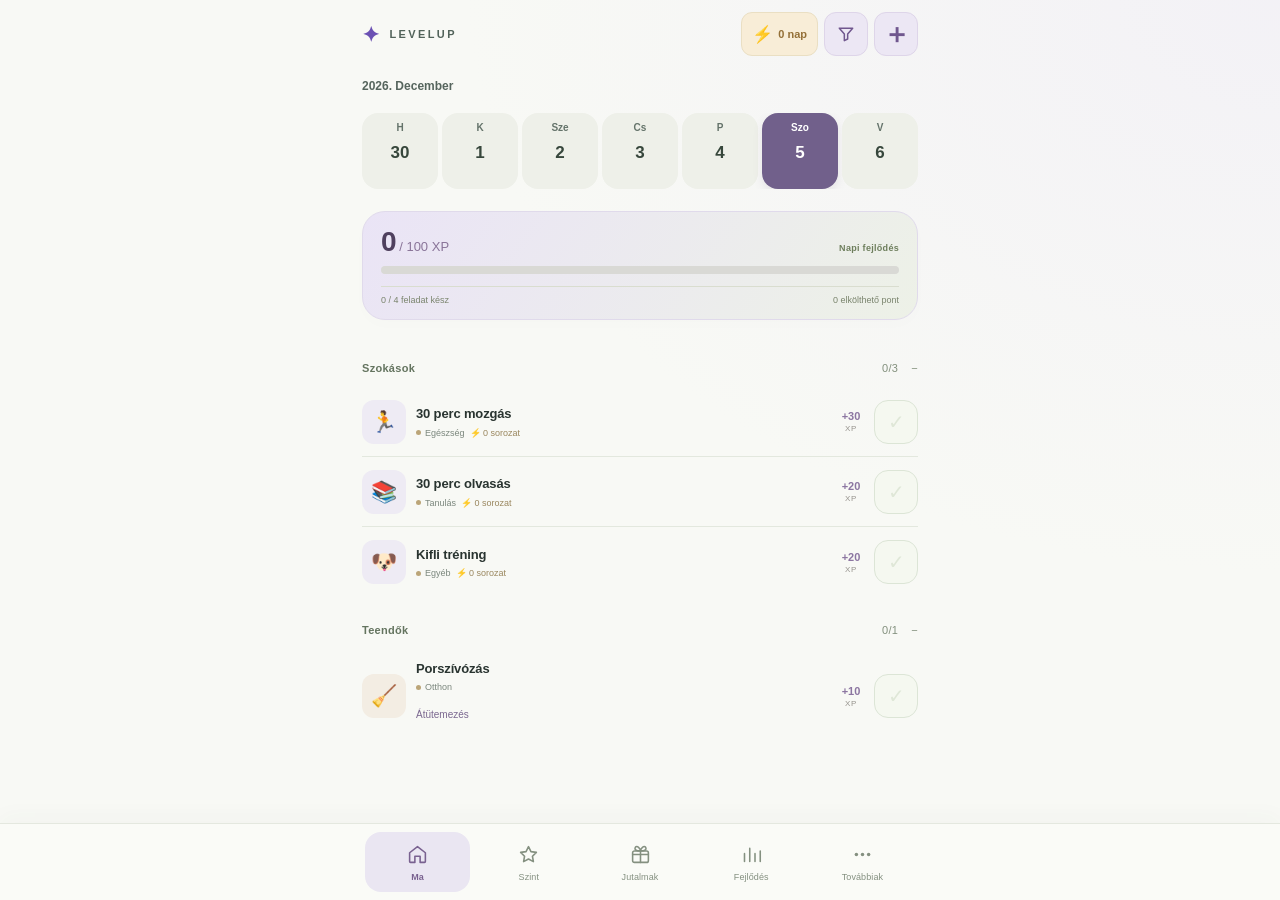
<file: index.html>
<!doctype html><html lang="hu"><head><meta charset="utf-8"><meta name="viewport" content="width=device-width,initial-scale=1,viewport-fit=cover"><meta name="theme-color" content="#f8f9f5"><meta name="apple-mobile-web-app-capable" content="yes"><meta name="apple-mobile-web-app-status-bar-style" content="default"><title>LevelUp</title><link rel="manifest" href="manifest.webmanifest"><link rel="icon" href="icon.svg" type="image/svg+xml"><style>
:root{font-family:-apple-system,BlinkMacSystemFont,'Segoe UI',sans-serif;color:#1c2534;background:#f6f7fb}*{box-sizing:border-box}body{margin:0}button,input,select{font:inherit}button{cursor:pointer}button:disabled{opacity:.4;cursor:not-allowed}.app{max-width:560px;margin:auto;padding:24px 18px 110px}.eyebrow{font-size:11px;font-weight:800;letter-spacing:2px;color:#8792a5}.head{display:flex;justify-content:space-between;align-items:center;margin:8px 0 20px}h1{font-size:30px;letter-spacing:-1px;margin:0}h2{font-size:18px;margin:26px 0 12px}.pill{border-radius:22px;background:#fff;padding:11px 14px;font-weight:800;box-shadow:0 3px 20px #2636500b}.card{background:#fff;border:1px solid #e9edf3;border-radius:22px;padding:18px;margin:12px 0;box-shadow:0 5px 24px #26365008}.hero{background:#202b42;color:#fff}.muted{color:#8290a3;font-size:13px}.hero .muted{color:#b7c3d7}.big{font-size:32px;font-weight:850;margin:8px 0}.progress{height:9px;background:#e7ebf0;border-radius:20px;overflow:hidden;margin:12px 0}.hero .progress{background:#465269}.bar{height:100%;background:#62d6a2;border-radius:20px}.flex{display:flex;align-items:center;gap:12px}.between{justify-content:space-between}.grow{flex:1;min-width:0}.item{display:flex;align-items:center;gap:12px;padding:14px 0;border-bottom:1px solid #edf0f4}.item:last-child{border:0}.emoji{font-size:24px;background:#f4f6fa;border-radius:14px;padding:10px}.name{font-weight:750;overflow-wrap:anywhere}.check{border:2px solid #d6dce6;background:#fff;border-radius:50%;height:26px;width:26px;flex:none}.check.done{background:#36bd85;border-color:#36bd85;color:white}.btn{border:0;background:#202b42;color:#fff;border-radius:13px;padding:11px 14px;font-weight:750}.btn.alt{background:#edf1f7;color:#26344a}.btn.small{font-size:12px;padding:9px 11px}.btn.danger{background:#fff0f0;color:#a33131}.nav{position:fixed;bottom:0;left:0;right:0;background:#ffffffed;backdrop-filter:blur(14px);border-top:1px solid #e9edf3;padding:9px max(12px,env(safe-area-inset-right)) calc(9px + env(safe-area-inset-bottom));display:flex;justify-content:center;z-index:5}.navinner{display:flex;max-width:560px;width:100%;justify-content:space-around}.tab{border:0;background:none;color:#8b96a8;font-size:11px;padding:8px 7px}.tab.active{color:#1c2534;font-weight:800}.tab span{display:block;font-size:22px;margin-bottom:4px}.hidden{display:none!important}.field{display:grid;gap:6px;margin:12px 0}.field label{font-size:13px;font-weight:750}.field input,.field select{border:1px solid #dfe5ed;border-radius:12px;padding:12px;width:100%;background:#fff;color:#1c2534}.actions{display:flex;gap:8px;flex-wrap:wrap}.modal{position:fixed;inset:0;background:#1b27368c;z-index:10;display:flex;align-items:flex-end;justify-content:center}.sheet{background:#fff;border-radius:24px 24px 0 0;padding:24px 20px calc(24px + env(safe-area-inset-bottom));width:100%;max-width:560px;max-height:92vh;overflow:auto}.badge{display:inline-block;border-radius:12px;background:#edf8f2;color:#27885d;padding:5px 9px;font-size:12px;font-weight:750}.toast{position:fixed;bottom:100px;left:50%;transform:translateX(-50%);background:#202b42;color:#fff;padding:12px 18px;border-radius:14px;z-index:20;max-width:90%;text-align:center}.empty{text-align:center;padding:25px;color:#8290a3}.stats{display:grid;grid-template-columns:1fr 1fr;gap:10px}.stats .card{margin:0}.statnum{font-size:26px;font-weight:850} .dangertext{color:#b03a3a}small{font-size:12px} .full{width:100%}

/* Completion celebration */
.celebration{position:fixed;inset:0;z-index:30;pointer-events:none;overflow:hidden}.reward-pop{position:absolute;left:50%;top:42%;transform:translate(-50%,-50%);padding:15px 25px;background:#202b42;color:#fff;border-radius:20px;box-shadow:0 15px 45px #202b4240;font-size:25px;font-weight:850;white-space:nowrap;animation:reward-pop .9s cubic-bezier(.2,.8,.2,1) both}.reward-pop small{display:block;text-align:center;font-size:12px;color:#bcecd6;margin-top:3px}.confetti{position:absolute;left:var(--x);top:-25px;width:9px;height:15px;background:var(--c);border-radius:3px;animation:confetti-fall 1.3s ease-in both;animation-delay:var(--delay);transform:rotate(var(--rot))}.check.done{animation:check-bounce .42s cubic-bezier(.2,1.7,.4,1)}@keyframes reward-pop{0%{opacity:0;transform:translate(-50%,-40%) scale(.55)}30%{opacity:1;transform:translate(-50%,-50%) scale(1.12)}65%{opacity:1;transform:translate(-50%,-58%) scale(1)}100%{opacity:0;transform:translate(-50%,-85%) scale(.96)}}@keyframes confetti-fall{0%{opacity:0;transform:translateY(0) rotate(0)}10%{opacity:1}100%{opacity:0;transform:translateY(95vh) rotate(780deg)}}@keyframes check-bounce{0%{transform:scale(.6)}60%{transform:scale(1.2)}100%{transform:scale(1)}}@media(prefers-reduced-motion:reduce){.reward-pop,.confetti,.check.done{animation:none}.celebration{display:none}}
textarea{font:inherit;border:1px solid #dfe5ed;border-radius:12px;padding:12px;width:100%;background:#fff;color:#1c2534}.heatmap{display:grid;grid-template-columns:repeat(7,minmax(0,1fr));gap:5px;margin:15px 0}.heatcell{aspect-ratio:1;border-radius:5px;background:#e9eef1}.h1{background:#b7ead4}.h2{background:#83d8b4}.h3{background:#46b98a}.h4{background:#23865f}.daychecks{display:flex;flex-wrap:wrap;gap:8px}.daychecks label{display:flex;align-items:center;gap:3px;font-size:12px}.tasktools{justify-content:flex-end;margin-bottom:12px}.timer{font-size:68px;font-weight:850;text-align:center;padding:20px 0;font-variant-numeric:tabular-nums}.animated-bar{transition:width .55s cubic-bezier(.2,.8,.2,1)}.navinner{justify-content:space-between}.tab{font-size:10px;padding:7px 3px}.tab span{font-size:20px}.field textarea{min-height:75px}input[type=checkbox]{accent-color:#35a77c} @media(max-width:360px){.tab{font-size:9px}.tab span{font-size:18px}} .category-group{margin:14px 0 20px}.category-heading{display:flex;justify-content:space-between;align-items:center;font-size:17px;font-weight:800;margin:14px 3px 7px}.category-count{font-size:12px;font-weight:500;color:#8290a3}.category-card{margin:0;padding:5px 16px}.priority{display:inline-block;border-radius:7px;padding:2px 6px;font-size:10px;font-weight:800;letter-spacing:.3px}.priority-high{background:#fff0eb;color:#b84b2f}.priority-medium{background:#fff7dc;color:#9a7414}.priority-low{background:#edf4fa;color:#54799a}.emoji-grid{display:grid;grid-template-columns:repeat(7,minmax(0,1fr));gap:5px;max-height:210px;overflow:auto}.emoji-option{background:#f4f6fa;border:2px solid transparent;border-radius:10px;font-size:23px;padding:7px 0}.emoji-option.chosen{border-color:#35a77c;background:#e8f8f0}@media(max-width:360px){.emoji-grid{grid-template-columns:repeat(6,1fr)}} 
/* LevelUp 4: soft pastel mobile dashboard */
:root{background:#eef4f3;color:#192a2c}body{background:linear-gradient(170deg,#b6edf5 0%,#e8f0ec 49%,#fbd5b7 100%) fixed;min-height:100vh}.app{padding-top:calc(22px + env(safe-area-inset-top));padding-bottom:120px}.eyebrow{color:#477e89}.head{margin-bottom:16px}h1{font-size:29px}.card{border:1px solid #ffffffb9;background:#ffffffb5;box-shadow:0 6px 22px #3552600c;border-radius:25px}.hero{background:#6155f6;color:white;border-color:#766df9}.hero .muted{color:#e3dfff}.hero .progress{background:#ffffff4b}.bar{background:#67d9bf}.pill{background:#ffffffa8;box-shadow:none;border:1px solid white}.nav{background:#fff0d5e8;border:1px solid #ffffffb8;border-radius:32px 32px 0 0;box-shadow:0 -5px 30px #4a4a6a12}.tab.active{color:#5d51f5}.btn{background:#5c55ec}.btn.alt{background:#ffffffb9;color:#3e5370}.date-strip{display:flex;align-items:stretch;gap:4px;justify-content:space-between;margin:12px -4px 8px}.date-day{display:flex;flex:1;min-width:0;flex-direction:column;align-items:center;gap:8px;border:0;background:transparent;padding:9px 2px;border-radius:25px;color:#5e858c}.date-day span{font-size:12px}.date-day strong{font-size:18px;display:grid;place-items:center;border-radius:50%;width:34px;height:34px;color:#253b48}.date-day.is-today strong{background:#d1e3ff}.date-day.active{background:#6155f6;color:#fff}.date-day.active strong{color:white;background:#ffffff35}.date-arrow{background:#ffffff80;border:0;border-radius:18px;font-size:24px;padding:0 7px;color:#536e7c}.date-caption{display:flex;align-items:center;justify-content:space-between;color:#51737b;font-size:12px;margin:8px 2px 16px;text-transform:capitalize}.category-group,.manage-section{margin-top:14px}.category-toggle{display:flex;align-items:center;justify-content:space-between;width:100%;border:1px solid #ffffffa6;border-radius:18px;background:#ffffff92;padding:14px 15px;font-weight:800;text-align:left;color:#223f46;font-size:15px}.category-meta{color:#577983;font-size:12px;display:flex;gap:12px}.category-card{margin-top:6px}.category-group:nth-of-type(5n+1) .category-card{background:#b7e8ef}.category-group:nth-of-type(5n+2) .category-card{background:#bfe9e1}.category-group:nth-of-type(5n+3) .category-card{background:#f7dbc1}.category-group:nth-of-type(5n+4) .category-card{background:#e1ddfa}.category-group:nth-of-type(5n) .category-card{background:#f7e3d7}.item{border-bottom-color:#ffffff87}.emoji{background:#ffffff70}.check{width:40px;height:40px;border:5px solid #ffffffa9;background:#ffffff4f;color:#243b45;font-size:25px;line-height:25px}.check.done{background:#6155f6;border-color:#a8a1ff}.tasktools{margin:0 0 14px;padding:0 0 12px;border-bottom:1px solid #e7ebf0}.rest-button{background:#f0f4ff;border:1px solid #cdd6f5;border-radius:12px;padding:9px 12px;color:#48578e;font-size:12px;font-weight:700}.rest-button.rest-active{background:#dcd8ff;border-color:#9c93ed}.manage-row{border-bottom:0}.daily-progress{background:#ffffff99}.priority-high{background:#ffe3dd;color:#9e3d26}.priority-medium{background:#fff1c8}.priority-low{background:#d8eef5}.sheet{background:#f8faf9}button:focus-visible{outline:3px solid #5e55f0;outline-offset:3px}
.emoji-edit{border:1px solid #ffffffb5;cursor:pointer;flex:none;min-width:49px;min-height:49px;display:grid;place-items:center;transition:transform .15s ease,background .15s ease}.emoji-edit:active{transform:scale(.93)}.emoji-edit:focus-visible{outline:3px solid #6155f6;outline-offset:2px}
.gif-celebration{position:fixed;inset:0;z-index:35;display:grid;place-items:center;background:#172b3a50;pointer-events:auto;animation:gif-in .18s ease-out}.gif-panel{width:min(80vw,330px);padding:12px;border-radius:25px;background:#fff8f1;box-shadow:0 20px 60px #172b3a55;text-align:center;overflow:hidden}.gif-panel iframe{display:block;width:100%;height:190px;border:0;border-radius:16px;background:#eae8fa}.gif-label{font-weight:800;margin:9px 0 4px;color:#293044}.gif-panel a{font-size:10px;color:#64748b;text-decoration:underline}@keyframes gif-in{from{opacity:0;transform:scale(.94)}to{opacity:1;transform:scale(1)}}@media(prefers-reduced-motion:reduce){.gif-celebration{display:none}}
[hidden]{display:none!important} .quick-add label{display:block;font-weight:800;margin-bottom:9px}.quick-add input{min-width:0;flex:1;border:1px solid #dde3ec;border-radius:12px;padding:12px}.move-tools{display:flex;flex-direction:column;gap:3px}.move-tools button{border:0;border-radius:8px;background:#edf1f7;color:#45536b;padding:2px 8px}.goal-inline{display:flex;align-items:center;justify-content:space-between;gap:6px;font-size:12px;color:#65728a;margin-top:7px}.goal-inline+.progress{height:5px;margin:5px 0} [hidden]{display:none!important} #categoryForm input{min-width:0;flex:1;border:1px solid #dde3ec;border-radius:12px;padding:12px} .xp-detail-trigger{cursor:pointer}.xp-detail-trigger:active{transform:scale(.99)}.xp-chart{display:flex;align-items:end;gap:7px;height:175px;padding:12px 0}.xp-column{flex:1;min-width:0;display:flex;flex-direction:column;align-items:center;gap:5px;height:100%;font-size:11px}.xp-column strong{font-size:11px}.xp-track{height:100%;width:100%;display:flex;align-items:end;justify-content:center;background:#e8e5fa;border-radius:9px;overflow:hidden}.xp-bar{background:#6155f6;width:100%;border-radius:9px 9px 0 0;transition:height .3s}.habit-stats-grid{display:grid;grid-template-columns:1fr 1fr;gap:14px;margin-top:15px}.habit-stats-grid div{display:grid;gap:4px}.habit-stats-grid strong{font-size:18px}.habit-stats-grid small{color:#738294}.xp-breakdown{max-height:50vh;overflow:auto}.draggable-task{touch-action:pan-y;user-select:none;-webkit-user-select:none}.draggable-task.dragging{opacity:.55;outline:2px dashed #6155f6;touch-action:none}.draggable-task.drag-target{border-top:4px solid #6155f6}.drag-hint{position:fixed;bottom:95px;left:50%;transform:translateX(-50%);background:#6155f6;color:white;border-radius:16px;padding:12px;z-index:100;pointer-events:none;box-shadow:0 5px 20px #0003} 
.home-block[hidden]{display:none!important}.home-block{display:flow-root}.home-block > .card:first-child{margin-top:0}.home-blocks{display:flex;flex-direction:column;gap:5px}
.navinner{gap:3px;align-items:stretch}.tab{flex:1;min-width:0;display:flex;flex-direction:column;align-items:center;justify-content:center;gap:5px;padding:8px 2px;border-radius:17px;color:#67758a;font-size:10px;font-weight:650;line-height:1.1}.tab.active{background:#e9e6ff;color:#5c50e8}.tab-icon{display:flex!important;align-items:center;justify-content:center;height:24px;margin:0!important}.tab-icon svg{width:21px;height:21px}.tab-label{display:block}.draggable-task{user-select:none;-webkit-user-select:none;-webkit-touch-callout:none}.draggable-task.dragging{background:#edeaff!important;outline:2px solid #6155f6;border-radius:12px}.draggable-task.drag-target{box-shadow:inset 0 4px 0 #6155f6;border-radius:10px}.drag-hint{white-space:nowrap;font-size:12px}
.tab-label{display:none!important}.navinner{gap:6px}.tab{padding:12px 4px;min-height:52px;border-radius:17px}.tab-icon{height:26px}.tab-icon svg{width:24px;height:24px}.planner-completed{text-decoration:line-through;color:#73858b}.planner-task-name{min-width:0;overflow-wrap:anywhere;flex:1}.planner-item select{flex-shrink:0}</style><style>.calendar-grid{display:grid;grid-template-columns:repeat(7,minmax(0,1fr));gap:6px;margin:16px 0}.calendar-grid>*{text-align:center;padding:9px 1px;border-radius:9px;font-size:12px}.calendar-day{background:#f0f3f8}.calendar-done{background:#b9f0d4;color:#17633f;font-weight:800}.calendar-rest{background:#e5ddff;color:#6242a0}.milestone-badges{display:flex;gap:5px;flex-wrap:wrap;margin-top:8px}.locked-badge{opacity:.48}.week-planner{display:grid;gap:10px}.planner-day{border-radius:15px;background:#fff;padding:14px;display:grid;gap:9px}.planner-item{display:flex;align-items:center;justify-content:space-between;gap:8px;font-size:13px}.planner-item select{max-width:140px;min-width:110px}.planner-day strong{color:#6250a5}</style><link rel="stylesheet" href="pastel.css"></head><body><main class="app"><div class="eyebrow"><span class="brand-name"><span class="brand-mark" aria-hidden="true">✦</span><span class="brand-word">LEVELUP</span></span><div id="homeActions" class="home-actions" hidden></div></div><div class="head"><h1 id="pageTitle">LevelUp</h1><div class="pill">🪙 <span id="wallet">0</span></div></div><section id="view"></section></main><nav class="nav"><div class="navinner" id="nav"></div></nav><div id="modalRoot"></div><div id="toastRoot"></div><div id="undoRoot"></div><div id="xpEffects" aria-hidden="true"></div><div id="gameAnnounce" class="sr-only" role="status" aria-live="polite"></div><script src="gamification.js" defer></script><script src="workflow.js" defer></script><script src="features.js" defer></script><script src="app.js" defer></script></body></html>
</file>
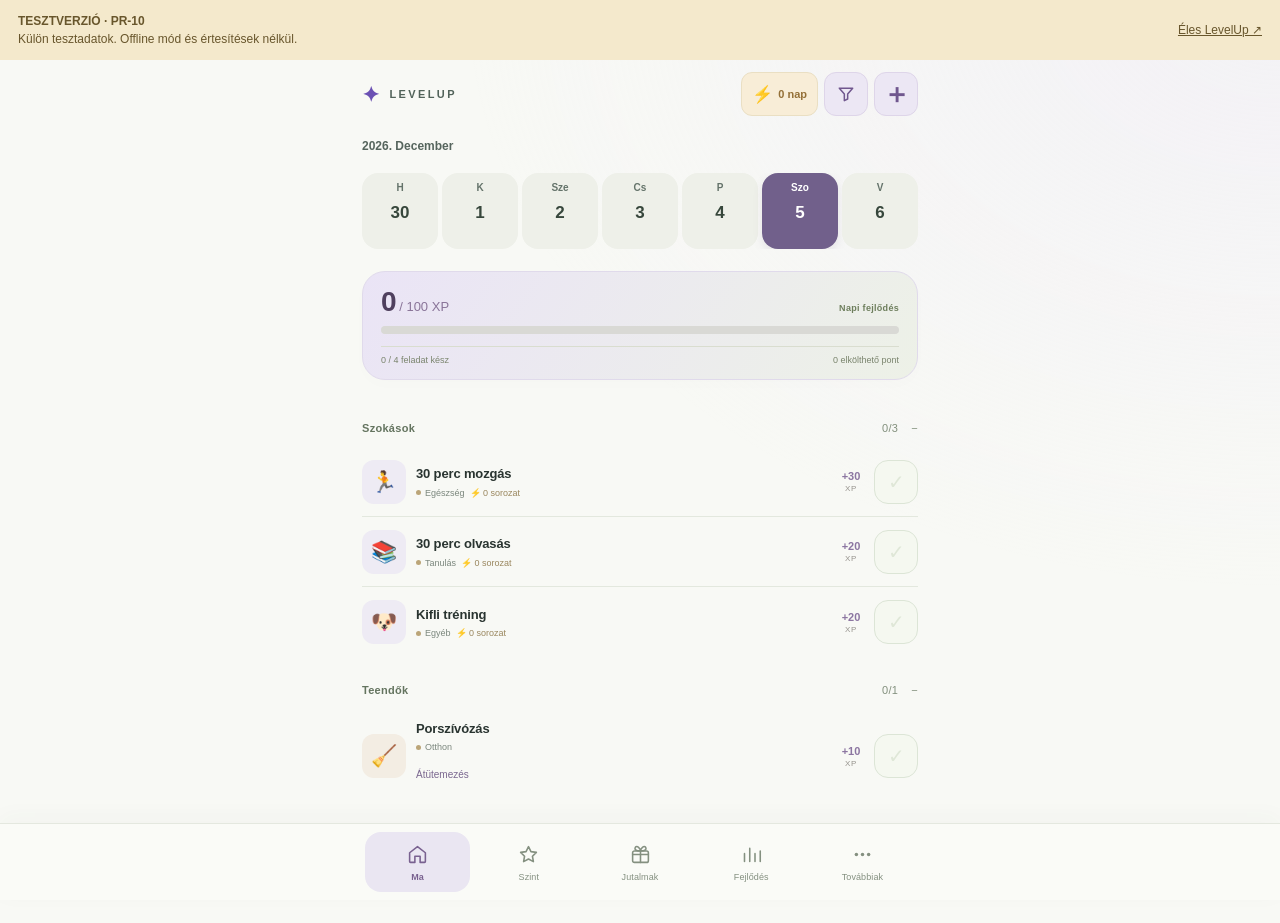
<file: preview/pr-10/index.html>
<!doctype html><html lang="hu"><head><meta charset="utf-8"><meta name="viewport" content="width=device-width,initial-scale=1,viewport-fit=cover"><meta name="theme-color" content="#f8f9f5"><meta name="apple-mobile-web-app-capable" content="yes"><meta name="apple-mobile-web-app-status-bar-style" content="default"><title>LevelUp – tesztverzió</title><meta name="robots" content="noindex,nofollow"><link rel="icon" href="icon.svg" type="image/svg+xml"><style>
:root{font-family:-apple-system,BlinkMacSystemFont,'Segoe UI',sans-serif;color:#1c2534;background:#f6f7fb}*{box-sizing:border-box}body{margin:0}button,input,select{font:inherit}button{cursor:pointer}button:disabled{opacity:.4;cursor:not-allowed}.app{max-width:560px;margin:auto;padding:24px 18px 110px}.eyebrow{font-size:11px;font-weight:800;letter-spacing:2px;color:#8792a5}.head{display:flex;justify-content:space-between;align-items:center;margin:8px 0 20px}h1{font-size:30px;letter-spacing:-1px;margin:0}h2{font-size:18px;margin:26px 0 12px}.pill{border-radius:22px;background:#fff;padding:11px 14px;font-weight:800;box-shadow:0 3px 20px #2636500b}.card{background:#fff;border:1px solid #e9edf3;border-radius:22px;padding:18px;margin:12px 0;box-shadow:0 5px 24px #26365008}.hero{background:#202b42;color:#fff}.muted{color:#8290a3;font-size:13px}.hero .muted{color:#b7c3d7}.big{font-size:32px;font-weight:850;margin:8px 0}.progress{height:9px;background:#e7ebf0;border-radius:20px;overflow:hidden;margin:12px 0}.hero .progress{background:#465269}.bar{height:100%;background:#62d6a2;border-radius:20px}.flex{display:flex;align-items:center;gap:12px}.between{justify-content:space-between}.grow{flex:1;min-width:0}.item{display:flex;align-items:center;gap:12px;padding:14px 0;border-bottom:1px solid #edf0f4}.item:last-child{border:0}.emoji{font-size:24px;background:#f4f6fa;border-radius:14px;padding:10px}.name{font-weight:750;overflow-wrap:anywhere}.check{border:2px solid #d6dce6;background:#fff;border-radius:50%;height:26px;width:26px;flex:none}.check.done{background:#36bd85;border-color:#36bd85;color:white}.btn{border:0;background:#202b42;color:#fff;border-radius:13px;padding:11px 14px;font-weight:750}.btn.alt{background:#edf1f7;color:#26344a}.btn.small{font-size:12px;padding:9px 11px}.btn.danger{background:#fff0f0;color:#a33131}.nav{position:fixed;bottom:0;left:0;right:0;background:#ffffffed;backdrop-filter:blur(14px);border-top:1px solid #e9edf3;padding:9px max(12px,env(safe-area-inset-right)) calc(9px + env(safe-area-inset-bottom));display:flex;justify-content:center;z-index:5}.navinner{display:flex;max-width:560px;width:100%;justify-content:space-around}.tab{border:0;background:none;color:#8b96a8;font-size:11px;padding:8px 7px}.tab.active{color:#1c2534;font-weight:800}.tab span{display:block;font-size:22px;margin-bottom:4px}.hidden{display:none!important}.field{display:grid;gap:6px;margin:12px 0}.field label{font-size:13px;font-weight:750}.field input,.field select{border:1px solid #dfe5ed;border-radius:12px;padding:12px;width:100%;background:#fff;color:#1c2534}.actions{display:flex;gap:8px;flex-wrap:wrap}.modal{position:fixed;inset:0;background:#1b27368c;z-index:10;display:flex;align-items:flex-end;justify-content:center}.sheet{background:#fff;border-radius:24px 24px 0 0;padding:24px 20px calc(24px + env(safe-area-inset-bottom));width:100%;max-width:560px;max-height:92vh;overflow:auto}.badge{display:inline-block;border-radius:12px;background:#edf8f2;color:#27885d;padding:5px 9px;font-size:12px;font-weight:750}.toast{position:fixed;bottom:100px;left:50%;transform:translateX(-50%);background:#202b42;color:#fff;padding:12px 18px;border-radius:14px;z-index:20;max-width:90%;text-align:center}.empty{text-align:center;padding:25px;color:#8290a3}.stats{display:grid;grid-template-columns:1fr 1fr;gap:10px}.stats .card{margin:0}.statnum{font-size:26px;font-weight:850} .dangertext{color:#b03a3a}small{font-size:12px} .full{width:100%}

/* Completion celebration */
.celebration{position:fixed;inset:0;z-index:30;pointer-events:none;overflow:hidden}.reward-pop{position:absolute;left:50%;top:42%;transform:translate(-50%,-50%);padding:15px 25px;background:#202b42;color:#fff;border-radius:20px;box-shadow:0 15px 45px #202b4240;font-size:25px;font-weight:850;white-space:nowrap;animation:reward-pop .9s cubic-bezier(.2,.8,.2,1) both}.reward-pop small{display:block;text-align:center;font-size:12px;color:#bcecd6;margin-top:3px}.confetti{position:absolute;left:var(--x);top:-25px;width:9px;height:15px;background:var(--c);border-radius:3px;animation:confetti-fall 1.3s ease-in both;animation-delay:var(--delay);transform:rotate(var(--rot))}.check.done{animation:check-bounce .42s cubic-bezier(.2,1.7,.4,1)}@keyframes reward-pop{0%{opacity:0;transform:translate(-50%,-40%) scale(.55)}30%{opacity:1;transform:translate(-50%,-50%) scale(1.12)}65%{opacity:1;transform:translate(-50%,-58%) scale(1)}100%{opacity:0;transform:translate(-50%,-85%) scale(.96)}}@keyframes confetti-fall{0%{opacity:0;transform:translateY(0) rotate(0)}10%{opacity:1}100%{opacity:0;transform:translateY(95vh) rotate(780deg)}}@keyframes check-bounce{0%{transform:scale(.6)}60%{transform:scale(1.2)}100%{transform:scale(1)}}@media(prefers-reduced-motion:reduce){.reward-pop,.confetti,.check.done{animation:none}.celebration{display:none}}
textarea{font:inherit;border:1px solid #dfe5ed;border-radius:12px;padding:12px;width:100%;background:#fff;color:#1c2534}.heatmap{display:grid;grid-template-columns:repeat(7,minmax(0,1fr));gap:5px;margin:15px 0}.heatcell{aspect-ratio:1;border-radius:5px;background:#e9eef1}.h1{background:#b7ead4}.h2{background:#83d8b4}.h3{background:#46b98a}.h4{background:#23865f}.daychecks{display:flex;flex-wrap:wrap;gap:8px}.daychecks label{display:flex;align-items:center;gap:3px;font-size:12px}.tasktools{justify-content:flex-end;margin-bottom:12px}.timer{font-size:68px;font-weight:850;text-align:center;padding:20px 0;font-variant-numeric:tabular-nums}.animated-bar{transition:width .55s cubic-bezier(.2,.8,.2,1)}.navinner{justify-content:space-between}.tab{font-size:10px;padding:7px 3px}.tab span{font-size:20px}.field textarea{min-height:75px}input[type=checkbox]{accent-color:#35a77c} @media(max-width:360px){.tab{font-size:9px}.tab span{font-size:18px}} .category-group{margin:14px 0 20px}.category-heading{display:flex;justify-content:space-between;align-items:center;font-size:17px;font-weight:800;margin:14px 3px 7px}.category-count{font-size:12px;font-weight:500;color:#8290a3}.category-card{margin:0;padding:5px 16px}.priority{display:inline-block;border-radius:7px;padding:2px 6px;font-size:10px;font-weight:800;letter-spacing:.3px}.priority-high{background:#fff0eb;color:#b84b2f}.priority-medium{background:#fff7dc;color:#9a7414}.priority-low{background:#edf4fa;color:#54799a}.emoji-grid{display:grid;grid-template-columns:repeat(7,minmax(0,1fr));gap:5px;max-height:210px;overflow:auto}.emoji-option{background:#f4f6fa;border:2px solid transparent;border-radius:10px;font-size:23px;padding:7px 0}.emoji-option.chosen{border-color:#35a77c;background:#e8f8f0}@media(max-width:360px){.emoji-grid{grid-template-columns:repeat(6,1fr)}}
/* LevelUp 4: soft pastel mobile dashboard */
:root{background:#eef4f3;color:#192a2c}body{background:linear-gradient(170deg,#b6edf5 0%,#e8f0ec 49%,#fbd5b7 100%) fixed;min-height:100vh}.app{padding-top:calc(22px + env(safe-area-inset-top));padding-bottom:120px}.eyebrow{color:#477e89}.head{margin-bottom:16px}h1{font-size:29px}.card{border:1px solid #ffffffb9;background:#ffffffb5;box-shadow:0 6px 22px #3552600c;border-radius:25px}.hero{background:#6155f6;color:white;border-color:#766df9}.hero .muted{color:#e3dfff}.hero .progress{background:#ffffff4b}.bar{background:#67d9bf}.pill{background:#ffffffa8;box-shadow:none;border:1px solid white}.nav{background:#fff0d5e8;border:1px solid #ffffffb8;border-radius:32px 32px 0 0;box-shadow:0 -5px 30px #4a4a6a12}.tab.active{color:#5d51f5}.btn{background:#5c55ec}.btn.alt{background:#ffffffb9;color:#3e5370}.date-strip{display:flex;align-items:stretch;gap:4px;justify-content:space-between;margin:12px -4px 8px}.date-day{display:flex;flex:1;min-width:0;flex-direction:column;align-items:center;gap:8px;border:0;background:transparent;padding:9px 2px;border-radius:25px;color:#5e858c}.date-day span{font-size:12px}.date-day strong{font-size:18px;display:grid;place-items:center;border-radius:50%;width:34px;height:34px;color:#253b48}.date-day.is-today strong{background:#d1e3ff}.date-day.active{background:#6155f6;color:#fff}.date-day.active strong{color:white;background:#ffffff35}.date-arrow{background:#ffffff80;border:0;border-radius:18px;font-size:24px;padding:0 7px;color:#536e7c}.date-caption{display:flex;align-items:center;justify-content:space-between;color:#51737b;font-size:12px;margin:8px 2px 16px;text-transform:capitalize}.category-group,.manage-section{margin-top:14px}.category-toggle{display:flex;align-items:center;justify-content:space-between;width:100%;border:1px solid #ffffffa6;border-radius:18px;background:#ffffff92;padding:14px 15px;font-weight:800;text-align:left;color:#223f46;font-size:15px}.category-meta{color:#577983;font-size:12px;display:flex;gap:12px}.category-card{margin-top:6px}.category-group:nth-of-type(5n+1) .category-card{background:#b7e8ef}.category-group:nth-of-type(5n+2) .category-card{background:#bfe9e1}.category-group:nth-of-type(5n+3) .category-card{background:#f7dbc1}.category-group:nth-of-type(5n+4) .category-card{background:#e1ddfa}.category-group:nth-of-type(5n) .category-card{background:#f7e3d7}.item{border-bottom-color:#ffffff87}.emoji{background:#ffffff70}.check{width:40px;height:40px;border:5px solid #ffffffa9;background:#ffffff4f;color:#243b45;font-size:25px;line-height:25px}.check.done{background:#6155f6;border-color:#a8a1ff}.tasktools{margin:0 0 14px;padding:0 0 12px;border-bottom:1px solid #e7ebf0}.rest-button{background:#f0f4ff;border:1px solid #cdd6f5;border-radius:12px;padding:9px 12px;color:#48578e;font-size:12px;font-weight:700}.rest-button.rest-active{background:#dcd8ff;border-color:#9c93ed}.manage-row{border-bottom:0}.daily-progress{background:#ffffff99}.priority-high{background:#ffe3dd;color:#9e3d26}.priority-medium{background:#fff1c8}.priority-low{background:#d8eef5}.sheet{background:#f8faf9}button:focus-visible{outline:3px solid #5e55f0;outline-offset:3px}
.emoji-edit{border:1px solid #ffffffb5;cursor:pointer;flex:none;min-width:49px;min-height:49px;display:grid;place-items:center;transition:transform .15s ease,background .15s ease}.emoji-edit:active{transform:scale(.93)}.emoji-edit:focus-visible{outline:3px solid #6155f6;outline-offset:2px}
.gif-celebration{position:fixed;inset:0;z-index:35;display:grid;place-items:center;background:#172b3a50;pointer-events:auto;animation:gif-in .18s ease-out}.gif-panel{width:min(80vw,330px);padding:12px;border-radius:25px;background:#fff8f1;box-shadow:0 20px 60px #172b3a55;text-align:center;overflow:hidden}.gif-panel iframe{display:block;width:100%;height:190px;border:0;border-radius:16px;background:#eae8fa}.gif-label{font-weight:800;margin:9px 0 4px;color:#293044}.gif-panel a{font-size:10px;color:#64748b;text-decoration:underline}@keyframes gif-in{from{opacity:0;transform:scale(.94)}to{opacity:1;transform:scale(1)}}@media(prefers-reduced-motion:reduce){.gif-celebration{display:none}}
[hidden]{display:none!important} .quick-add label{display:block;font-weight:800;margin-bottom:9px}.quick-add input{min-width:0;flex:1;border:1px solid #dde3ec;border-radius:12px;padding:12px}.move-tools{display:flex;flex-direction:column;gap:3px}.move-tools button{border:0;border-radius:8px;background:#edf1f7;color:#45536b;padding:2px 8px}.goal-inline{display:flex;align-items:center;justify-content:space-between;gap:6px;font-size:12px;color:#65728a;margin-top:7px}.goal-inline+.progress{height:5px;margin:5px 0} [hidden]{display:none!important} #categoryForm input{min-width:0;flex:1;border:1px solid #dde3ec;border-radius:12px;padding:12px} .xp-detail-trigger{cursor:pointer}.xp-detail-trigger:active{transform:scale(.99)}.xp-chart{display:flex;align-items:end;gap:7px;height:175px;padding:12px 0}.xp-column{flex:1;min-width:0;display:flex;flex-direction:column;align-items:center;gap:5px;height:100%;font-size:11px}.xp-column strong{font-size:11px}.xp-track{height:100%;width:100%;display:flex;align-items:end;justify-content:center;background:#e8e5fa;border-radius:9px;overflow:hidden}.xp-bar{background:#6155f6;width:100%;border-radius:9px 9px 0 0;transition:height .3s}.habit-stats-grid{display:grid;grid-template-columns:1fr 1fr;gap:14px;margin-top:15px}.habit-stats-grid div{display:grid;gap:4px}.habit-stats-grid strong{font-size:18px}.habit-stats-grid small{color:#738294}.xp-breakdown{max-height:50vh;overflow:auto}.draggable-task{touch-action:pan-y;user-select:none;-webkit-user-select:none}.draggable-task.dragging{opacity:.55;outline:2px dashed #6155f6;touch-action:none}.draggable-task.drag-target{border-top:4px solid #6155f6}.drag-hint{position:fixed;bottom:95px;left:50%;transform:translateX(-50%);background:#6155f6;color:white;border-radius:16px;padding:12px;z-index:100;pointer-events:none;box-shadow:0 5px 20px #0003}
.home-block[hidden]{display:none!important}.home-block{display:flow-root}.home-block > .card:first-child{margin-top:0}.home-blocks{display:flex;flex-direction:column;gap:5px}
.navinner{gap:3px;align-items:stretch}.tab{flex:1;min-width:0;display:flex;flex-direction:column;align-items:center;justify-content:center;gap:5px;padding:8px 2px;border-radius:17px;color:#67758a;font-size:10px;font-weight:650;line-height:1.1}.tab.active{background:#e9e6ff;color:#5c50e8}.tab-icon{display:flex!important;align-items:center;justify-content:center;height:24px;margin:0!important}.tab-icon svg{width:21px;height:21px}.tab-label{display:block}.draggable-task{user-select:none;-webkit-user-select:none;-webkit-touch-callout:none}.draggable-task.dragging{background:#edeaff!important;outline:2px solid #6155f6;border-radius:12px}.draggable-task.drag-target{box-shadow:inset 0 4px 0 #6155f6;border-radius:10px}.drag-hint{white-space:nowrap;font-size:12px}
.tab-label{display:none!important}.navinner{gap:6px}.tab{padding:12px 4px;min-height:52px;border-radius:17px}.tab-icon{height:26px}.tab-icon svg{width:24px;height:24px}.planner-completed{text-decoration:line-through;color:#73858b}.planner-task-name{min-width:0;overflow-wrap:anywhere;flex:1}.planner-item select{flex-shrink:0}</style><style>.calendar-grid{display:grid;grid-template-columns:repeat(7,minmax(0,1fr));gap:6px;margin:16px 0}.calendar-grid>*{text-align:center;padding:9px 1px;border-radius:9px;font-size:12px}.calendar-day{background:#f0f3f8}.calendar-done{background:#b9f0d4;color:#17633f;font-weight:800}.calendar-rest{background:#e5ddff;color:#6242a0}.milestone-badges{display:flex;gap:5px;flex-wrap:wrap;margin-top:8px}.locked-badge{opacity:.48}.week-planner{display:grid;gap:10px}.planner-day{border-radius:15px;background:#fff;padding:14px;display:grid;gap:9px}.planner-item{display:flex;align-items:center;justify-content:space-between;gap:8px;font-size:13px}.planner-item select{max-width:140px;min-width:110px}.planner-day strong{color:#6250a5}</style><link rel="stylesheet" href="pastel.css"></head><body><aside aria-label="Tesztverzió" style="font:12px/1.5 -apple-system,sans-serif;background:#f4e9cc;color:#68562c;padding:12px 18px;display:flex;gap:12px;justify-content:space-between;flex-wrap:wrap"><span><strong>TESZTVERZIÓ · PR-10</strong><br>Külön tesztadatok. Offline mód és értesítések nélkül.</span><a href="../../" style="color:inherit;align-self:center">Éles LevelUp ↗</a></aside><main class="app"><div class="eyebrow"><span class="brand-name"><span class="brand-mark" aria-hidden="true">✦</span><span class="brand-word">LEVELUP</span></span><div id="homeActions" class="home-actions" hidden></div></div><div class="head"><h1 id="pageTitle">LevelUp</h1><div class="pill">🪙 <span id="wallet">0</span></div></div><section id="view"></section></main><nav class="nav"><div class="navinner" id="nav"></div></nav><div id="modalRoot"></div><div id="toastRoot"></div><div id="undoRoot"></div><div id="xpEffects" aria-hidden="true"></div><div id="gameAnnounce" class="sr-only" role="status" aria-live="polite"></div><script src="gamification.js" defer></script><script src="workflow.js" defer></script><script src="features.js" defer></script><script src="app.js" defer></script></body></html>
</file>
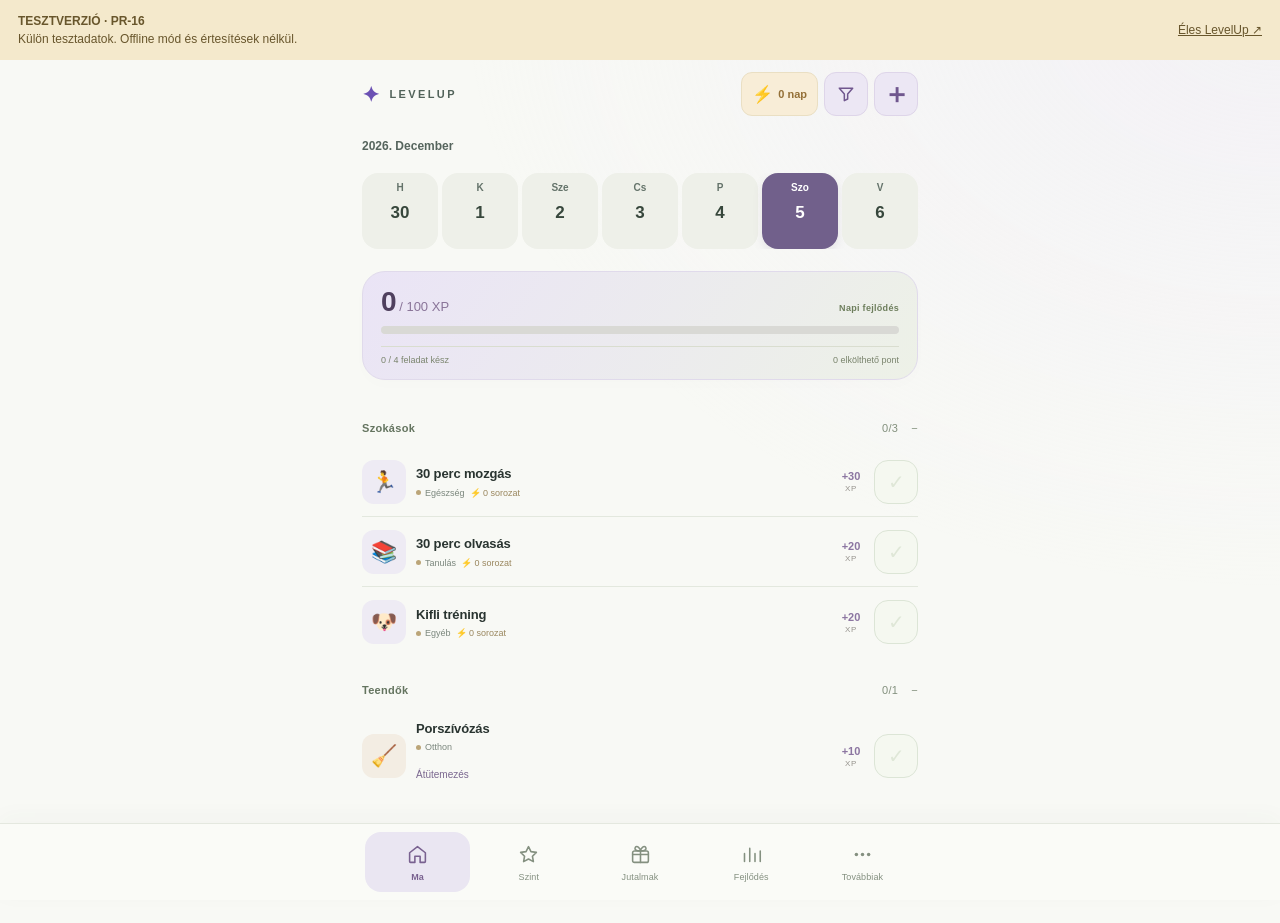
<file: preview/pr-16/index.html>
<!doctype html><html lang="hu"><head><meta charset="utf-8"><meta name="viewport" content="width=device-width,initial-scale=1,viewport-fit=cover"><meta name="theme-color" content="#f8f9f5"><meta name="apple-mobile-web-app-capable" content="yes"><meta name="apple-mobile-web-app-status-bar-style" content="default"><title>LevelUp – tesztverzió</title><meta name="robots" content="noindex,nofollow"><link rel="icon" href="icon.svg" type="image/svg+xml"><style>
:root{font-family:-apple-system,BlinkMacSystemFont,'Segoe UI',sans-serif;color:#1c2534;background:#f6f7fb}*{box-sizing:border-box}body{margin:0}button,input,select{font:inherit}button{cursor:pointer}button:disabled{opacity:.4;cursor:not-allowed}.app{max-width:560px;margin:auto;padding:24px 18px 110px}.eyebrow{font-size:11px;font-weight:800;letter-spacing:2px;color:#8792a5}.head{display:flex;justify-content:space-between;align-items:center;margin:8px 0 20px}h1{font-size:30px;letter-spacing:-1px;margin:0}h2{font-size:18px;margin:26px 0 12px}.pill{border-radius:22px;background:#fff;padding:11px 14px;font-weight:800;box-shadow:0 3px 20px #2636500b}.card{background:#fff;border:1px solid #e9edf3;border-radius:22px;padding:18px;margin:12px 0;box-shadow:0 5px 24px #26365008}.hero{background:#202b42;color:#fff}.muted{color:#8290a3;font-size:13px}.hero .muted{color:#b7c3d7}.big{font-size:32px;font-weight:850;margin:8px 0}.progress{height:9px;background:#e7ebf0;border-radius:20px;overflow:hidden;margin:12px 0}.hero .progress{background:#465269}.bar{height:100%;background:#62d6a2;border-radius:20px}.flex{display:flex;align-items:center;gap:12px}.between{justify-content:space-between}.grow{flex:1;min-width:0}.item{display:flex;align-items:center;gap:12px;padding:14px 0;border-bottom:1px solid #edf0f4}.item:last-child{border:0}.emoji{font-size:24px;background:#f4f6fa;border-radius:14px;padding:10px}.name{font-weight:750;overflow-wrap:anywhere}.check{border:2px solid #d6dce6;background:#fff;border-radius:50%;height:26px;width:26px;flex:none}.check.done{background:#36bd85;border-color:#36bd85;color:white}.btn{border:0;background:#202b42;color:#fff;border-radius:13px;padding:11px 14px;font-weight:750}.btn.alt{background:#edf1f7;color:#26344a}.btn.small{font-size:12px;padding:9px 11px}.btn.danger{background:#fff0f0;color:#a33131}.nav{position:fixed;bottom:0;left:0;right:0;background:#ffffffed;backdrop-filter:blur(14px);border-top:1px solid #e9edf3;padding:9px max(12px,env(safe-area-inset-right)) calc(9px + env(safe-area-inset-bottom));display:flex;justify-content:center;z-index:5}.navinner{display:flex;max-width:560px;width:100%;justify-content:space-around}.tab{border:0;background:none;color:#8b96a8;font-size:11px;padding:8px 7px}.tab.active{color:#1c2534;font-weight:800}.tab span{display:block;font-size:22px;margin-bottom:4px}.hidden{display:none!important}.field{display:grid;gap:6px;margin:12px 0}.field label{font-size:13px;font-weight:750}.field input,.field select{border:1px solid #dfe5ed;border-radius:12px;padding:12px;width:100%;background:#fff;color:#1c2534}.actions{display:flex;gap:8px;flex-wrap:wrap}.modal{position:fixed;inset:0;background:#1b27368c;z-index:10;display:flex;align-items:flex-end;justify-content:center}.sheet{background:#fff;border-radius:24px 24px 0 0;padding:24px 20px calc(24px + env(safe-area-inset-bottom));width:100%;max-width:560px;max-height:92vh;overflow:auto}.badge{display:inline-block;border-radius:12px;background:#edf8f2;color:#27885d;padding:5px 9px;font-size:12px;font-weight:750}.toast{position:fixed;bottom:100px;left:50%;transform:translateX(-50%);background:#202b42;color:#fff;padding:12px 18px;border-radius:14px;z-index:20;max-width:90%;text-align:center}.empty{text-align:center;padding:25px;color:#8290a3}.stats{display:grid;grid-template-columns:1fr 1fr;gap:10px}.stats .card{margin:0}.statnum{font-size:26px;font-weight:850} .dangertext{color:#b03a3a}small{font-size:12px} .full{width:100%}

/* Completion celebration */
.celebration{position:fixed;inset:0;z-index:30;pointer-events:none;overflow:hidden}.reward-pop{position:absolute;left:50%;top:42%;transform:translate(-50%,-50%);padding:15px 25px;background:#202b42;color:#fff;border-radius:20px;box-shadow:0 15px 45px #202b4240;font-size:25px;font-weight:850;white-space:nowrap;animation:reward-pop .9s cubic-bezier(.2,.8,.2,1) both}.reward-pop small{display:block;text-align:center;font-size:12px;color:#bcecd6;margin-top:3px}.confetti{position:absolute;left:var(--x);top:-25px;width:9px;height:15px;background:var(--c);border-radius:3px;animation:confetti-fall 1.3s ease-in both;animation-delay:var(--delay);transform:rotate(var(--rot))}.check.done{animation:check-bounce .42s cubic-bezier(.2,1.7,.4,1)}@keyframes reward-pop{0%{opacity:0;transform:translate(-50%,-40%) scale(.55)}30%{opacity:1;transform:translate(-50%,-50%) scale(1.12)}65%{opacity:1;transform:translate(-50%,-58%) scale(1)}100%{opacity:0;transform:translate(-50%,-85%) scale(.96)}}@keyframes confetti-fall{0%{opacity:0;transform:translateY(0) rotate(0)}10%{opacity:1}100%{opacity:0;transform:translateY(95vh) rotate(780deg)}}@keyframes check-bounce{0%{transform:scale(.6)}60%{transform:scale(1.2)}100%{transform:scale(1)}}@media(prefers-reduced-motion:reduce){.reward-pop,.confetti,.check.done{animation:none}.celebration{display:none}}
textarea{font:inherit;border:1px solid #dfe5ed;border-radius:12px;padding:12px;width:100%;background:#fff;color:#1c2534}.heatmap{display:grid;grid-template-columns:repeat(7,minmax(0,1fr));gap:5px;margin:15px 0}.heatcell{aspect-ratio:1;border-radius:5px;background:#e9eef1}.h1{background:#b7ead4}.h2{background:#83d8b4}.h3{background:#46b98a}.h4{background:#23865f}.daychecks{display:flex;flex-wrap:wrap;gap:8px}.daychecks label{display:flex;align-items:center;gap:3px;font-size:12px}.tasktools{justify-content:flex-end;margin-bottom:12px}.timer{font-size:68px;font-weight:850;text-align:center;padding:20px 0;font-variant-numeric:tabular-nums}.animated-bar{transition:width .55s cubic-bezier(.2,.8,.2,1)}.navinner{justify-content:space-between}.tab{font-size:10px;padding:7px 3px}.tab span{font-size:20px}.field textarea{min-height:75px}input[type=checkbox]{accent-color:#35a77c} @media(max-width:360px){.tab{font-size:9px}.tab span{font-size:18px}} .category-group{margin:14px 0 20px}.category-heading{display:flex;justify-content:space-between;align-items:center;font-size:17px;font-weight:800;margin:14px 3px 7px}.category-count{font-size:12px;font-weight:500;color:#8290a3}.category-card{margin:0;padding:5px 16px}.priority{display:inline-block;border-radius:7px;padding:2px 6px;font-size:10px;font-weight:800;letter-spacing:.3px}.priority-high{background:#fff0eb;color:#b84b2f}.priority-medium{background:#fff7dc;color:#9a7414}.priority-low{background:#edf4fa;color:#54799a}.emoji-grid{display:grid;grid-template-columns:repeat(7,minmax(0,1fr));gap:5px;max-height:210px;overflow:auto}.emoji-option{background:#f4f6fa;border:2px solid transparent;border-radius:10px;font-size:23px;padding:7px 0}.emoji-option.chosen{border-color:#35a77c;background:#e8f8f0}@media(max-width:360px){.emoji-grid{grid-template-columns:repeat(6,1fr)}}
/* LevelUp 4: soft pastel mobile dashboard */
:root{background:#eef4f3;color:#192a2c}body{background:linear-gradient(170deg,#b6edf5 0%,#e8f0ec 49%,#fbd5b7 100%) fixed;min-height:100vh}.app{padding-top:calc(22px + env(safe-area-inset-top));padding-bottom:120px}.eyebrow{color:#477e89}.head{margin-bottom:16px}h1{font-size:29px}.card{border:1px solid #ffffffb9;background:#ffffffb5;box-shadow:0 6px 22px #3552600c;border-radius:25px}.hero{background:#6155f6;color:white;border-color:#766df9}.hero .muted{color:#e3dfff}.hero .progress{background:#ffffff4b}.bar{background:#67d9bf}.pill{background:#ffffffa8;box-shadow:none;border:1px solid white}.nav{background:#fff0d5e8;border:1px solid #ffffffb8;border-radius:32px 32px 0 0;box-shadow:0 -5px 30px #4a4a6a12}.tab.active{color:#5d51f5}.btn{background:#5c55ec}.btn.alt{background:#ffffffb9;color:#3e5370}.date-strip{display:flex;align-items:stretch;gap:4px;justify-content:space-between;margin:12px -4px 8px}.date-day{display:flex;flex:1;min-width:0;flex-direction:column;align-items:center;gap:8px;border:0;background:transparent;padding:9px 2px;border-radius:25px;color:#5e858c}.date-day span{font-size:12px}.date-day strong{font-size:18px;display:grid;place-items:center;border-radius:50%;width:34px;height:34px;color:#253b48}.date-day.is-today strong{background:#d1e3ff}.date-day.active{background:#6155f6;color:#fff}.date-day.active strong{color:white;background:#ffffff35}.date-arrow{background:#ffffff80;border:0;border-radius:18px;font-size:24px;padding:0 7px;color:#536e7c}.date-caption{display:flex;align-items:center;justify-content:space-between;color:#51737b;font-size:12px;margin:8px 2px 16px;text-transform:capitalize}.category-group,.manage-section{margin-top:14px}.category-toggle{display:flex;align-items:center;justify-content:space-between;width:100%;border:1px solid #ffffffa6;border-radius:18px;background:#ffffff92;padding:14px 15px;font-weight:800;text-align:left;color:#223f46;font-size:15px}.category-meta{color:#577983;font-size:12px;display:flex;gap:12px}.category-card{margin-top:6px}.category-group:nth-of-type(5n+1) .category-card{background:#b7e8ef}.category-group:nth-of-type(5n+2) .category-card{background:#bfe9e1}.category-group:nth-of-type(5n+3) .category-card{background:#f7dbc1}.category-group:nth-of-type(5n+4) .category-card{background:#e1ddfa}.category-group:nth-of-type(5n) .category-card{background:#f7e3d7}.item{border-bottom-color:#ffffff87}.emoji{background:#ffffff70}.check{width:40px;height:40px;border:5px solid #ffffffa9;background:#ffffff4f;color:#243b45;font-size:25px;line-height:25px}.check.done{background:#6155f6;border-color:#a8a1ff}.tasktools{margin:0 0 14px;padding:0 0 12px;border-bottom:1px solid #e7ebf0}.rest-button{background:#f0f4ff;border:1px solid #cdd6f5;border-radius:12px;padding:9px 12px;color:#48578e;font-size:12px;font-weight:700}.rest-button.rest-active{background:#dcd8ff;border-color:#9c93ed}.manage-row{border-bottom:0}.daily-progress{background:#ffffff99}.priority-high{background:#ffe3dd;color:#9e3d26}.priority-medium{background:#fff1c8}.priority-low{background:#d8eef5}.sheet{background:#f8faf9}button:focus-visible{outline:3px solid #5e55f0;outline-offset:3px}
.emoji-edit{border:1px solid #ffffffb5;cursor:pointer;flex:none;min-width:49px;min-height:49px;display:grid;place-items:center;transition:transform .15s ease,background .15s ease}.emoji-edit:active{transform:scale(.93)}.emoji-edit:focus-visible{outline:3px solid #6155f6;outline-offset:2px}
.gif-celebration{position:fixed;inset:0;z-index:35;display:grid;place-items:center;background:#172b3a50;pointer-events:auto;animation:gif-in .18s ease-out}.gif-panel{width:min(80vw,330px);padding:12px;border-radius:25px;background:#fff8f1;box-shadow:0 20px 60px #172b3a55;text-align:center;overflow:hidden}.gif-panel iframe{display:block;width:100%;height:190px;border:0;border-radius:16px;background:#eae8fa}.gif-label{font-weight:800;margin:9px 0 4px;color:#293044}.gif-panel a{font-size:10px;color:#64748b;text-decoration:underline}@keyframes gif-in{from{opacity:0;transform:scale(.94)}to{opacity:1;transform:scale(1)}}@media(prefers-reduced-motion:reduce){.gif-celebration{display:none}}
[hidden]{display:none!important} .quick-add label{display:block;font-weight:800;margin-bottom:9px}.quick-add input{min-width:0;flex:1;border:1px solid #dde3ec;border-radius:12px;padding:12px}.move-tools{display:flex;flex-direction:column;gap:3px}.move-tools button{border:0;border-radius:8px;background:#edf1f7;color:#45536b;padding:2px 8px}.goal-inline{display:flex;align-items:center;justify-content:space-between;gap:6px;font-size:12px;color:#65728a;margin-top:7px}.goal-inline+.progress{height:5px;margin:5px 0} [hidden]{display:none!important} #categoryForm input{min-width:0;flex:1;border:1px solid #dde3ec;border-radius:12px;padding:12px} .xp-detail-trigger{cursor:pointer}.xp-detail-trigger:active{transform:scale(.99)}.xp-chart{display:flex;align-items:end;gap:7px;height:175px;padding:12px 0}.xp-column{flex:1;min-width:0;display:flex;flex-direction:column;align-items:center;gap:5px;height:100%;font-size:11px}.xp-column strong{font-size:11px}.xp-track{height:100%;width:100%;display:flex;align-items:end;justify-content:center;background:#e8e5fa;border-radius:9px;overflow:hidden}.xp-bar{background:#6155f6;width:100%;border-radius:9px 9px 0 0;transition:height .3s}.habit-stats-grid{display:grid;grid-template-columns:1fr 1fr;gap:14px;margin-top:15px}.habit-stats-grid div{display:grid;gap:4px}.habit-stats-grid strong{font-size:18px}.habit-stats-grid small{color:#738294}.xp-breakdown{max-height:50vh;overflow:auto}.draggable-task{touch-action:pan-y;user-select:none;-webkit-user-select:none}.draggable-task.dragging{opacity:.55;outline:2px dashed #6155f6;touch-action:none}.draggable-task.drag-target{border-top:4px solid #6155f6}.drag-hint{position:fixed;bottom:95px;left:50%;transform:translateX(-50%);background:#6155f6;color:white;border-radius:16px;padding:12px;z-index:100;pointer-events:none;box-shadow:0 5px 20px #0003}
.home-block[hidden]{display:none!important}.home-block{display:flow-root}.home-block > .card:first-child{margin-top:0}.home-blocks{display:flex;flex-direction:column;gap:5px}
.navinner{gap:3px;align-items:stretch}.tab{flex:1;min-width:0;display:flex;flex-direction:column;align-items:center;justify-content:center;gap:5px;padding:8px 2px;border-radius:17px;color:#67758a;font-size:10px;font-weight:650;line-height:1.1}.tab.active{background:#e9e6ff;color:#5c50e8}.tab-icon{display:flex!important;align-items:center;justify-content:center;height:24px;margin:0!important}.tab-icon svg{width:21px;height:21px}.tab-label{display:block}.draggable-task{user-select:none;-webkit-user-select:none;-webkit-touch-callout:none}.draggable-task.dragging{background:#edeaff!important;outline:2px solid #6155f6;border-radius:12px}.draggable-task.drag-target{box-shadow:inset 0 4px 0 #6155f6;border-radius:10px}.drag-hint{white-space:nowrap;font-size:12px}
.tab-label{display:none!important}.navinner{gap:6px}.tab{padding:12px 4px;min-height:52px;border-radius:17px}.tab-icon{height:26px}.tab-icon svg{width:24px;height:24px}.planner-completed{text-decoration:line-through;color:#73858b}.planner-task-name{min-width:0;overflow-wrap:anywhere;flex:1}.planner-item select{flex-shrink:0}</style><style>.calendar-grid{display:grid;grid-template-columns:repeat(7,minmax(0,1fr));gap:6px;margin:16px 0}.calendar-grid>*{text-align:center;padding:9px 1px;border-radius:9px;font-size:12px}.calendar-day{background:#f0f3f8}.calendar-done{background:#b9f0d4;color:#17633f;font-weight:800}.calendar-rest{background:#e5ddff;color:#6242a0}.milestone-badges{display:flex;gap:5px;flex-wrap:wrap;margin-top:8px}.locked-badge{opacity:.48}.week-planner{display:grid;gap:10px}.planner-day{border-radius:15px;background:#fff;padding:14px;display:grid;gap:9px}.planner-item{display:flex;align-items:center;justify-content:space-between;gap:8px;font-size:13px}.planner-item select{max-width:140px;min-width:110px}.planner-day strong{color:#6250a5}</style><link rel="stylesheet" href="pastel.css"></head><body><aside aria-label="Tesztverzió" style="font:12px/1.5 -apple-system,sans-serif;background:#f4e9cc;color:#68562c;padding:12px 18px;display:flex;gap:12px;justify-content:space-between;flex-wrap:wrap"><span><strong>TESZTVERZIÓ · PR-16</strong><br>Külön tesztadatok. Offline mód és értesítések nélkül.</span><a href="../../" style="color:inherit;align-self:center">Éles LevelUp ↗</a></aside><main class="app"><div class="eyebrow"><span class="brand-name"><span class="brand-mark" aria-hidden="true">✦</span><span class="brand-word">LEVELUP</span></span><div id="homeActions" class="home-actions" hidden></div></div><div class="head"><h1 id="pageTitle">LevelUp</h1><div class="pill">🪙 <span id="wallet">0</span></div></div><section id="view"></section></main><nav class="nav"><div class="navinner" id="nav"></div></nav><div id="modalRoot"></div><div id="toastRoot"></div><div id="undoRoot"></div><div id="xpEffects" aria-hidden="true"></div><div id="gameAnnounce" class="sr-only" role="status" aria-live="polite"></div><script src="gamification.js" defer></script><script src="workflow.js" defer></script><script src="features.js" defer></script><script src="app.js" defer></script></body></html>
</file>
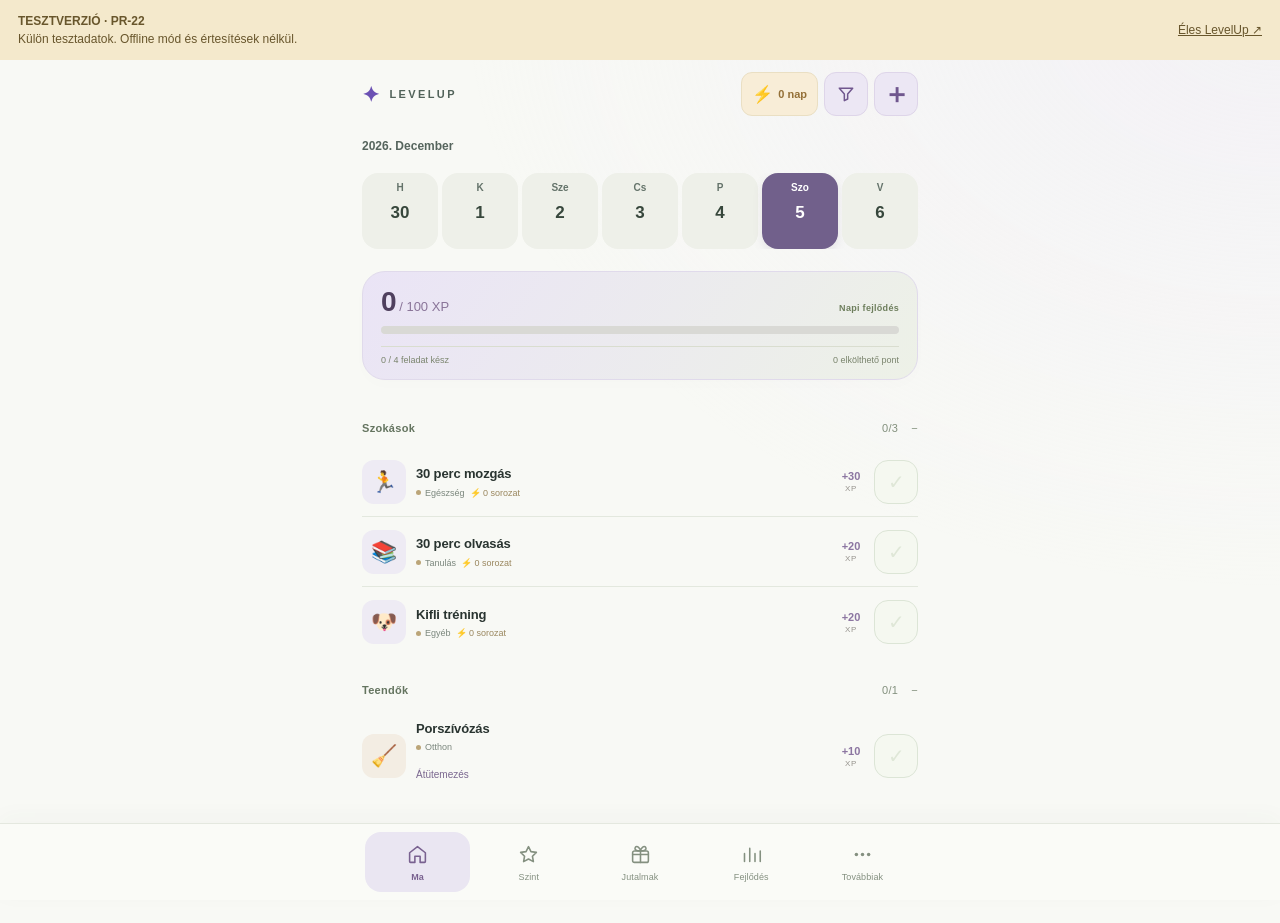
<file: preview/pr-22/index.html>
<!doctype html><html lang="hu"><head><meta charset="utf-8"><meta name="viewport" content="width=device-width,initial-scale=1,viewport-fit=cover"><meta name="theme-color" content="#f8f9f5"><meta name="apple-mobile-web-app-capable" content="yes"><meta name="apple-mobile-web-app-status-bar-style" content="default"><title>LevelUp – tesztverzió</title><meta name="robots" content="noindex,nofollow"><link rel="icon" href="icon.svg" type="image/svg+xml"><style>
:root{font-family:-apple-system,BlinkMacSystemFont,'Segoe UI',sans-serif;color:#1c2534;background:#f6f7fb}*{box-sizing:border-box}body{margin:0}button,input,select{font:inherit}button{cursor:pointer}button:disabled{opacity:.4;cursor:not-allowed}.app{max-width:560px;margin:auto;padding:24px 18px 110px}.eyebrow{font-size:11px;font-weight:800;letter-spacing:2px;color:#8792a5}.head{display:flex;justify-content:space-between;align-items:center;margin:8px 0 20px}h1{font-size:30px;letter-spacing:-1px;margin:0}h2{font-size:18px;margin:26px 0 12px}.pill{border-radius:22px;background:#fff;padding:11px 14px;font-weight:800;box-shadow:0 3px 20px #2636500b}.card{background:#fff;border:1px solid #e9edf3;border-radius:22px;padding:18px;margin:12px 0;box-shadow:0 5px 24px #26365008}.hero{background:#202b42;color:#fff}.muted{color:#8290a3;font-size:13px}.hero .muted{color:#b7c3d7}.big{font-size:32px;font-weight:850;margin:8px 0}.progress{height:9px;background:#e7ebf0;border-radius:20px;overflow:hidden;margin:12px 0}.hero .progress{background:#465269}.bar{height:100%;background:#62d6a2;border-radius:20px}.flex{display:flex;align-items:center;gap:12px}.between{justify-content:space-between}.grow{flex:1;min-width:0}.item{display:flex;align-items:center;gap:12px;padding:14px 0;border-bottom:1px solid #edf0f4}.item:last-child{border:0}.emoji{font-size:24px;background:#f4f6fa;border-radius:14px;padding:10px}.name{font-weight:750;overflow-wrap:anywhere}.check{border:2px solid #d6dce6;background:#fff;border-radius:50%;height:26px;width:26px;flex:none}.check.done{background:#36bd85;border-color:#36bd85;color:white}.btn{border:0;background:#202b42;color:#fff;border-radius:13px;padding:11px 14px;font-weight:750}.btn.alt{background:#edf1f7;color:#26344a}.btn.small{font-size:12px;padding:9px 11px}.btn.danger{background:#fff0f0;color:#a33131}.nav{position:fixed;bottom:0;left:0;right:0;background:#ffffffed;backdrop-filter:blur(14px);border-top:1px solid #e9edf3;padding:9px max(12px,env(safe-area-inset-right)) calc(9px + env(safe-area-inset-bottom));display:flex;justify-content:center;z-index:5}.navinner{display:flex;max-width:560px;width:100%;justify-content:space-around}.tab{border:0;background:none;color:#8b96a8;font-size:11px;padding:8px 7px}.tab.active{color:#1c2534;font-weight:800}.tab span{display:block;font-size:22px;margin-bottom:4px}.hidden{display:none!important}.field{display:grid;gap:6px;margin:12px 0}.field label{font-size:13px;font-weight:750}.field input,.field select{border:1px solid #dfe5ed;border-radius:12px;padding:12px;width:100%;background:#fff;color:#1c2534}.actions{display:flex;gap:8px;flex-wrap:wrap}.modal{position:fixed;inset:0;background:#1b27368c;z-index:10;display:flex;align-items:flex-end;justify-content:center}.sheet{background:#fff;border-radius:24px 24px 0 0;padding:24px 20px calc(24px + env(safe-area-inset-bottom));width:100%;max-width:560px;max-height:92vh;overflow:auto}.badge{display:inline-block;border-radius:12px;background:#edf8f2;color:#27885d;padding:5px 9px;font-size:12px;font-weight:750}.toast{position:fixed;bottom:100px;left:50%;transform:translateX(-50%);background:#202b42;color:#fff;padding:12px 18px;border-radius:14px;z-index:20;max-width:90%;text-align:center}.empty{text-align:center;padding:25px;color:#8290a3}.stats{display:grid;grid-template-columns:1fr 1fr;gap:10px}.stats .card{margin:0}.statnum{font-size:26px;font-weight:850} .dangertext{color:#b03a3a}small{font-size:12px} .full{width:100%}

/* Completion celebration */
.celebration{position:fixed;inset:0;z-index:30;pointer-events:none;overflow:hidden}.reward-pop{position:absolute;left:50%;top:42%;transform:translate(-50%,-50%);padding:15px 25px;background:#202b42;color:#fff;border-radius:20px;box-shadow:0 15px 45px #202b4240;font-size:25px;font-weight:850;white-space:nowrap;animation:reward-pop .9s cubic-bezier(.2,.8,.2,1) both}.reward-pop small{display:block;text-align:center;font-size:12px;color:#bcecd6;margin-top:3px}.confetti{position:absolute;left:var(--x);top:-25px;width:9px;height:15px;background:var(--c);border-radius:3px;animation:confetti-fall 1.3s ease-in both;animation-delay:var(--delay);transform:rotate(var(--rot))}.check.done{animation:check-bounce .42s cubic-bezier(.2,1.7,.4,1)}@keyframes reward-pop{0%{opacity:0;transform:translate(-50%,-40%) scale(.55)}30%{opacity:1;transform:translate(-50%,-50%) scale(1.12)}65%{opacity:1;transform:translate(-50%,-58%) scale(1)}100%{opacity:0;transform:translate(-50%,-85%) scale(.96)}}@keyframes confetti-fall{0%{opacity:0;transform:translateY(0) rotate(0)}10%{opacity:1}100%{opacity:0;transform:translateY(95vh) rotate(780deg)}}@keyframes check-bounce{0%{transform:scale(.6)}60%{transform:scale(1.2)}100%{transform:scale(1)}}@media(prefers-reduced-motion:reduce){.reward-pop,.confetti,.check.done{animation:none}.celebration{display:none}}
textarea{font:inherit;border:1px solid #dfe5ed;border-radius:12px;padding:12px;width:100%;background:#fff;color:#1c2534}.heatmap{display:grid;grid-template-columns:repeat(7,minmax(0,1fr));gap:5px;margin:15px 0}.heatcell{aspect-ratio:1;border-radius:5px;background:#e9eef1}.h1{background:#b7ead4}.h2{background:#83d8b4}.h3{background:#46b98a}.h4{background:#23865f}.daychecks{display:flex;flex-wrap:wrap;gap:8px}.daychecks label{display:flex;align-items:center;gap:3px;font-size:12px}.tasktools{justify-content:flex-end;margin-bottom:12px}.timer{font-size:68px;font-weight:850;text-align:center;padding:20px 0;font-variant-numeric:tabular-nums}.animated-bar{transition:width .55s cubic-bezier(.2,.8,.2,1)}.navinner{justify-content:space-between}.tab{font-size:10px;padding:7px 3px}.tab span{font-size:20px}.field textarea{min-height:75px}input[type=checkbox]{accent-color:#35a77c} @media(max-width:360px){.tab{font-size:9px}.tab span{font-size:18px}} .category-group{margin:14px 0 20px}.category-heading{display:flex;justify-content:space-between;align-items:center;font-size:17px;font-weight:800;margin:14px 3px 7px}.category-count{font-size:12px;font-weight:500;color:#8290a3}.category-card{margin:0;padding:5px 16px}.priority{display:inline-block;border-radius:7px;padding:2px 6px;font-size:10px;font-weight:800;letter-spacing:.3px}.priority-high{background:#fff0eb;color:#b84b2f}.priority-medium{background:#fff7dc;color:#9a7414}.priority-low{background:#edf4fa;color:#54799a}.emoji-grid{display:grid;grid-template-columns:repeat(7,minmax(0,1fr));gap:5px;max-height:210px;overflow:auto}.emoji-option{background:#f4f6fa;border:2px solid transparent;border-radius:10px;font-size:23px;padding:7px 0}.emoji-option.chosen{border-color:#35a77c;background:#e8f8f0}@media(max-width:360px){.emoji-grid{grid-template-columns:repeat(6,1fr)}}
/* LevelUp 4: soft pastel mobile dashboard */
:root{background:#eef4f3;color:#192a2c}body{background:linear-gradient(170deg,#b6edf5 0%,#e8f0ec 49%,#fbd5b7 100%) fixed;min-height:100vh}.app{padding-top:calc(22px + env(safe-area-inset-top));padding-bottom:120px}.eyebrow{color:#477e89}.head{margin-bottom:16px}h1{font-size:29px}.card{border:1px solid #ffffffb9;background:#ffffffb5;box-shadow:0 6px 22px #3552600c;border-radius:25px}.hero{background:#6155f6;color:white;border-color:#766df9}.hero .muted{color:#e3dfff}.hero .progress{background:#ffffff4b}.bar{background:#67d9bf}.pill{background:#ffffffa8;box-shadow:none;border:1px solid white}.nav{background:#fff0d5e8;border:1px solid #ffffffb8;border-radius:32px 32px 0 0;box-shadow:0 -5px 30px #4a4a6a12}.tab.active{color:#5d51f5}.btn{background:#5c55ec}.btn.alt{background:#ffffffb9;color:#3e5370}.date-strip{display:flex;align-items:stretch;gap:4px;justify-content:space-between;margin:12px -4px 8px}.date-day{display:flex;flex:1;min-width:0;flex-direction:column;align-items:center;gap:8px;border:0;background:transparent;padding:9px 2px;border-radius:25px;color:#5e858c}.date-day span{font-size:12px}.date-day strong{font-size:18px;display:grid;place-items:center;border-radius:50%;width:34px;height:34px;color:#253b48}.date-day.is-today strong{background:#d1e3ff}.date-day.active{background:#6155f6;color:#fff}.date-day.active strong{color:white;background:#ffffff35}.date-arrow{background:#ffffff80;border:0;border-radius:18px;font-size:24px;padding:0 7px;color:#536e7c}.date-caption{display:flex;align-items:center;justify-content:space-between;color:#51737b;font-size:12px;margin:8px 2px 16px;text-transform:capitalize}.category-group,.manage-section{margin-top:14px}.category-toggle{display:flex;align-items:center;justify-content:space-between;width:100%;border:1px solid #ffffffa6;border-radius:18px;background:#ffffff92;padding:14px 15px;font-weight:800;text-align:left;color:#223f46;font-size:15px}.category-meta{color:#577983;font-size:12px;display:flex;gap:12px}.category-card{margin-top:6px}.category-group:nth-of-type(5n+1) .category-card{background:#b7e8ef}.category-group:nth-of-type(5n+2) .category-card{background:#bfe9e1}.category-group:nth-of-type(5n+3) .category-card{background:#f7dbc1}.category-group:nth-of-type(5n+4) .category-card{background:#e1ddfa}.category-group:nth-of-type(5n) .category-card{background:#f7e3d7}.item{border-bottom-color:#ffffff87}.emoji{background:#ffffff70}.check{width:40px;height:40px;border:5px solid #ffffffa9;background:#ffffff4f;color:#243b45;font-size:25px;line-height:25px}.check.done{background:#6155f6;border-color:#a8a1ff}.tasktools{margin:0 0 14px;padding:0 0 12px;border-bottom:1px solid #e7ebf0}.rest-button{background:#f0f4ff;border:1px solid #cdd6f5;border-radius:12px;padding:9px 12px;color:#48578e;font-size:12px;font-weight:700}.rest-button.rest-active{background:#dcd8ff;border-color:#9c93ed}.manage-row{border-bottom:0}.daily-progress{background:#ffffff99}.priority-high{background:#ffe3dd;color:#9e3d26}.priority-medium{background:#fff1c8}.priority-low{background:#d8eef5}.sheet{background:#f8faf9}button:focus-visible{outline:3px solid #5e55f0;outline-offset:3px}
.emoji-edit{border:1px solid #ffffffb5;cursor:pointer;flex:none;min-width:49px;min-height:49px;display:grid;place-items:center;transition:transform .15s ease,background .15s ease}.emoji-edit:active{transform:scale(.93)}.emoji-edit:focus-visible{outline:3px solid #6155f6;outline-offset:2px}
.gif-celebration{position:fixed;inset:0;z-index:35;display:grid;place-items:center;background:#172b3a50;pointer-events:auto;animation:gif-in .18s ease-out}.gif-panel{width:min(80vw,330px);padding:12px;border-radius:25px;background:#fff8f1;box-shadow:0 20px 60px #172b3a55;text-align:center;overflow:hidden}.gif-panel iframe{display:block;width:100%;height:190px;border:0;border-radius:16px;background:#eae8fa}.gif-label{font-weight:800;margin:9px 0 4px;color:#293044}.gif-panel a{font-size:10px;color:#64748b;text-decoration:underline}@keyframes gif-in{from{opacity:0;transform:scale(.94)}to{opacity:1;transform:scale(1)}}@media(prefers-reduced-motion:reduce){.gif-celebration{display:none}}
[hidden]{display:none!important} .quick-add label{display:block;font-weight:800;margin-bottom:9px}.quick-add input{min-width:0;flex:1;border:1px solid #dde3ec;border-radius:12px;padding:12px}.move-tools{display:flex;flex-direction:column;gap:3px}.move-tools button{border:0;border-radius:8px;background:#edf1f7;color:#45536b;padding:2px 8px}.goal-inline{display:flex;align-items:center;justify-content:space-between;gap:6px;font-size:12px;color:#65728a;margin-top:7px}.goal-inline+.progress{height:5px;margin:5px 0} [hidden]{display:none!important} #categoryForm input{min-width:0;flex:1;border:1px solid #dde3ec;border-radius:12px;padding:12px} .xp-detail-trigger{cursor:pointer}.xp-detail-trigger:active{transform:scale(.99)}.xp-chart{display:flex;align-items:end;gap:7px;height:175px;padding:12px 0}.xp-column{flex:1;min-width:0;display:flex;flex-direction:column;align-items:center;gap:5px;height:100%;font-size:11px}.xp-column strong{font-size:11px}.xp-track{height:100%;width:100%;display:flex;align-items:end;justify-content:center;background:#e8e5fa;border-radius:9px;overflow:hidden}.xp-bar{background:#6155f6;width:100%;border-radius:9px 9px 0 0;transition:height .3s}.habit-stats-grid{display:grid;grid-template-columns:1fr 1fr;gap:14px;margin-top:15px}.habit-stats-grid div{display:grid;gap:4px}.habit-stats-grid strong{font-size:18px}.habit-stats-grid small{color:#738294}.xp-breakdown{max-height:50vh;overflow:auto}.draggable-task{touch-action:pan-y;user-select:none;-webkit-user-select:none}.draggable-task.dragging{opacity:.55;outline:2px dashed #6155f6;touch-action:none}.draggable-task.drag-target{border-top:4px solid #6155f6}.drag-hint{position:fixed;bottom:95px;left:50%;transform:translateX(-50%);background:#6155f6;color:white;border-radius:16px;padding:12px;z-index:100;pointer-events:none;box-shadow:0 5px 20px #0003}
.home-block[hidden]{display:none!important}.home-block{display:flow-root}.home-block > .card:first-child{margin-top:0}.home-blocks{display:flex;flex-direction:column;gap:5px}
.navinner{gap:3px;align-items:stretch}.tab{flex:1;min-width:0;display:flex;flex-direction:column;align-items:center;justify-content:center;gap:5px;padding:8px 2px;border-radius:17px;color:#67758a;font-size:10px;font-weight:650;line-height:1.1}.tab.active{background:#e9e6ff;color:#5c50e8}.tab-icon{display:flex!important;align-items:center;justify-content:center;height:24px;margin:0!important}.tab-icon svg{width:21px;height:21px}.tab-label{display:block}.draggable-task{user-select:none;-webkit-user-select:none;-webkit-touch-callout:none}.draggable-task.dragging{background:#edeaff!important;outline:2px solid #6155f6;border-radius:12px}.draggable-task.drag-target{box-shadow:inset 0 4px 0 #6155f6;border-radius:10px}.drag-hint{white-space:nowrap;font-size:12px}
.tab-label{display:none!important}.navinner{gap:6px}.tab{padding:12px 4px;min-height:52px;border-radius:17px}.tab-icon{height:26px}.tab-icon svg{width:24px;height:24px}.planner-completed{text-decoration:line-through;color:#73858b}.planner-task-name{min-width:0;overflow-wrap:anywhere;flex:1}.planner-item select{flex-shrink:0}</style><style>.calendar-grid{display:grid;grid-template-columns:repeat(7,minmax(0,1fr));gap:6px;margin:16px 0}.calendar-grid>*{text-align:center;padding:9px 1px;border-radius:9px;font-size:12px}.calendar-day{background:#f0f3f8}.calendar-done{background:#b9f0d4;color:#17633f;font-weight:800}.calendar-rest{background:#e5ddff;color:#6242a0}.milestone-badges{display:flex;gap:5px;flex-wrap:wrap;margin-top:8px}.locked-badge{opacity:.48}.week-planner{display:grid;gap:10px}.planner-day{border-radius:15px;background:#fff;padding:14px;display:grid;gap:9px}.planner-item{display:flex;align-items:center;justify-content:space-between;gap:8px;font-size:13px}.planner-item select{max-width:140px;min-width:110px}.planner-day strong{color:#6250a5}</style><link rel="stylesheet" href="pastel.css"></head><body><aside aria-label="Tesztverzió" style="font:12px/1.5 -apple-system,sans-serif;background:#f4e9cc;color:#68562c;padding:12px 18px;display:flex;gap:12px;justify-content:space-between;flex-wrap:wrap"><span><strong>TESZTVERZIÓ · PR-22</strong><br>Külön tesztadatok. Offline mód és értesítések nélkül.</span><a href="../../" style="color:inherit;align-self:center">Éles LevelUp ↗</a></aside><main class="app"><div class="eyebrow"><span class="brand-name"><span class="brand-mark" aria-hidden="true">✦</span><span class="brand-word">LEVELUP</span></span><div id="homeActions" class="home-actions" hidden></div></div><div class="head"><h1 id="pageTitle">LevelUp</h1><div class="pill">🪙 <span id="wallet">0</span></div></div><section id="view"></section></main><nav class="nav"><div class="navinner" id="nav"></div></nav><div id="modalRoot"></div><div id="toastRoot"></div><div id="undoRoot"></div><div id="xpEffects" aria-hidden="true"></div><div id="gameAnnounce" class="sr-only" role="status" aria-live="polite"></div><script src="gamification.js" defer></script><script src="workflow.js" defer></script><script src="features.js" defer></script><script src="app.js" defer></script></body></html>
</file>
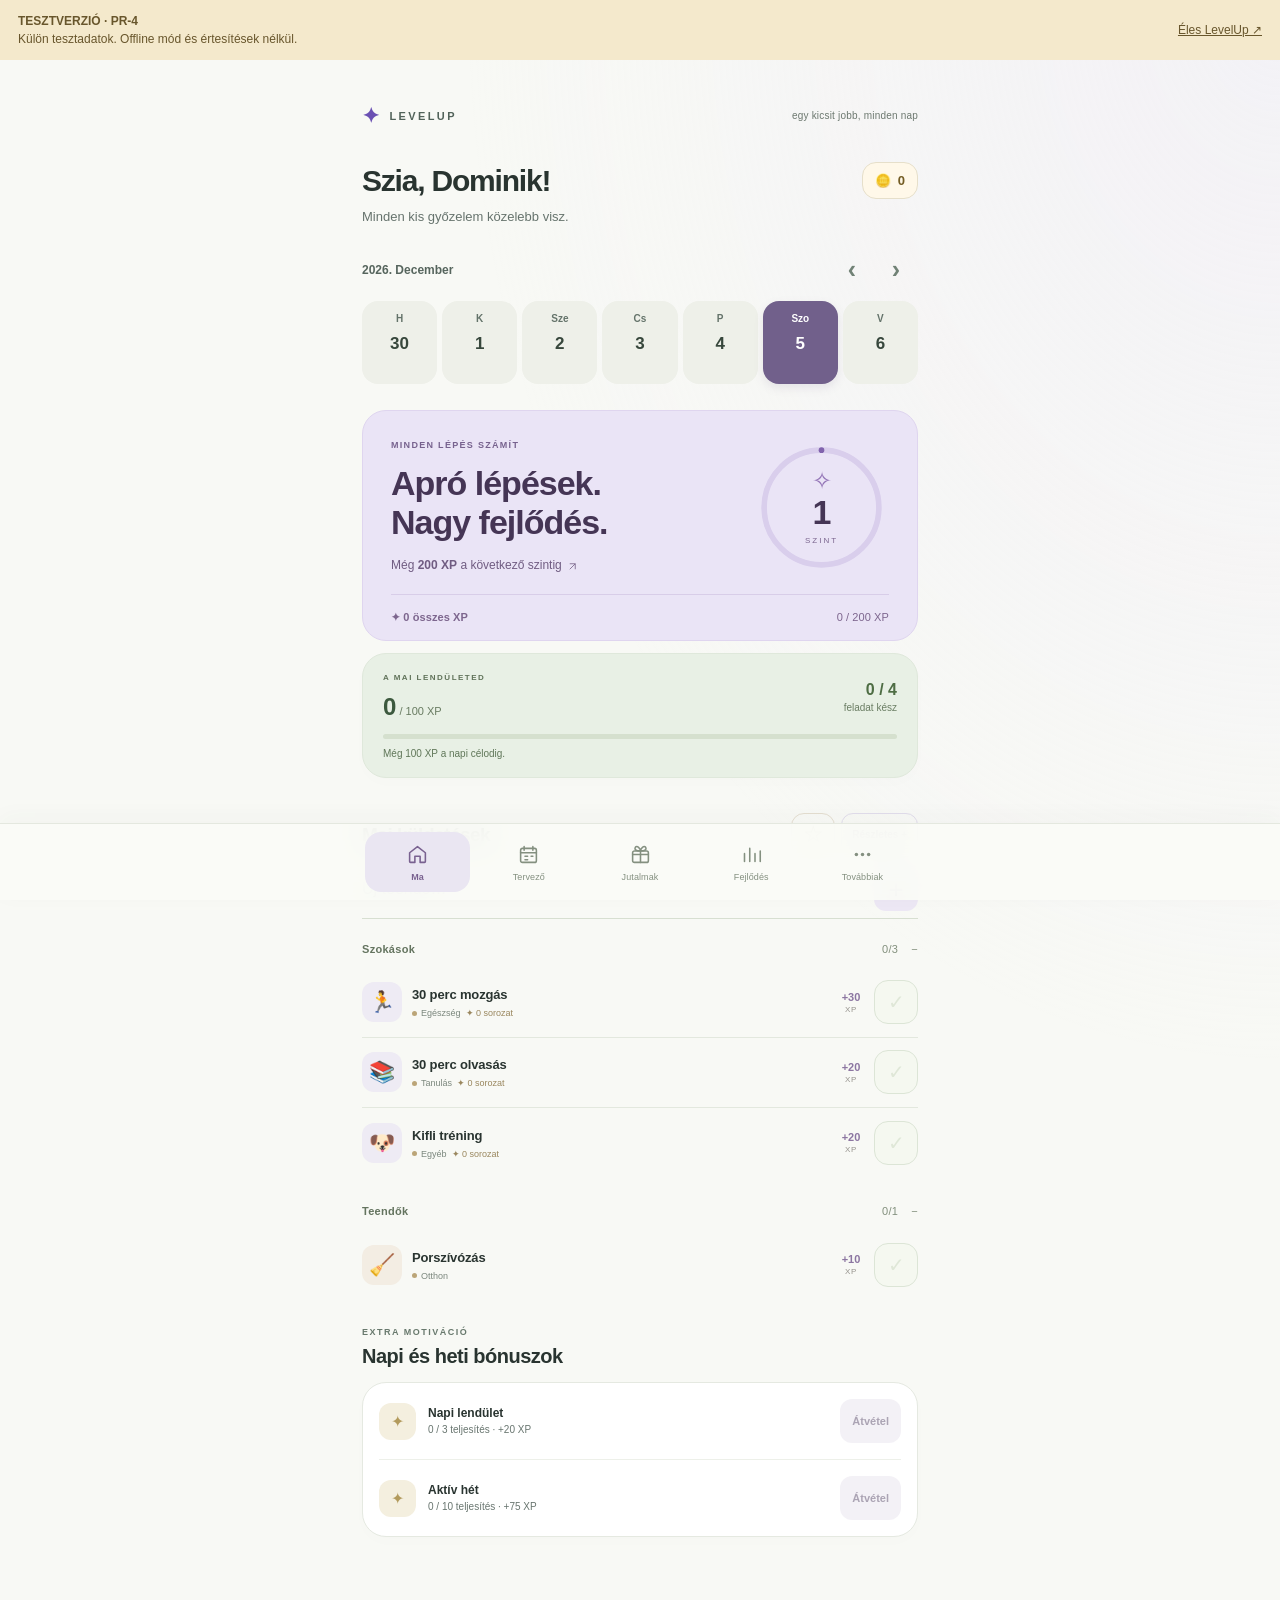
<file: preview/pr-4/index.html>
<!doctype html><html lang="hu"><head><meta charset="utf-8"><meta name="viewport" content="width=device-width,initial-scale=1,viewport-fit=cover"><meta name="theme-color" content="#f8f9f5"><meta name="apple-mobile-web-app-capable" content="yes"><meta name="apple-mobile-web-app-status-bar-style" content="default"><title>LevelUp – tesztverzió</title><meta name="robots" content="noindex,nofollow"><link rel="icon" href="icon.svg" type="image/svg+xml"><style>
:root{font-family:-apple-system,BlinkMacSystemFont,'Segoe UI',sans-serif;color:#1c2534;background:#f6f7fb}*{box-sizing:border-box}body{margin:0}button,input,select{font:inherit}button{cursor:pointer}button:disabled{opacity:.4;cursor:not-allowed}.app{max-width:560px;margin:auto;padding:24px 18px 110px}.eyebrow{font-size:11px;font-weight:800;letter-spacing:2px;color:#8792a5}.head{display:flex;justify-content:space-between;align-items:center;margin:8px 0 20px}h1{font-size:30px;letter-spacing:-1px;margin:0}h2{font-size:18px;margin:26px 0 12px}.pill{border-radius:22px;background:#fff;padding:11px 14px;font-weight:800;box-shadow:0 3px 20px #2636500b}.card{background:#fff;border:1px solid #e9edf3;border-radius:22px;padding:18px;margin:12px 0;box-shadow:0 5px 24px #26365008}.hero{background:#202b42;color:#fff}.muted{color:#8290a3;font-size:13px}.hero .muted{color:#b7c3d7}.big{font-size:32px;font-weight:850;margin:8px 0}.progress{height:9px;background:#e7ebf0;border-radius:20px;overflow:hidden;margin:12px 0}.hero .progress{background:#465269}.bar{height:100%;background:#62d6a2;border-radius:20px}.flex{display:flex;align-items:center;gap:12px}.between{justify-content:space-between}.grow{flex:1;min-width:0}.item{display:flex;align-items:center;gap:12px;padding:14px 0;border-bottom:1px solid #edf0f4}.item:last-child{border:0}.emoji{font-size:24px;background:#f4f6fa;border-radius:14px;padding:10px}.name{font-weight:750;overflow-wrap:anywhere}.check{border:2px solid #d6dce6;background:#fff;border-radius:50%;height:26px;width:26px;flex:none}.check.done{background:#36bd85;border-color:#36bd85;color:white}.btn{border:0;background:#202b42;color:#fff;border-radius:13px;padding:11px 14px;font-weight:750}.btn.alt{background:#edf1f7;color:#26344a}.btn.small{font-size:12px;padding:9px 11px}.btn.danger{background:#fff0f0;color:#a33131}.nav{position:fixed;bottom:0;left:0;right:0;background:#ffffffed;backdrop-filter:blur(14px);border-top:1px solid #e9edf3;padding:9px max(12px,env(safe-area-inset-right)) calc(9px + env(safe-area-inset-bottom));display:flex;justify-content:center;z-index:5}.navinner{display:flex;max-width:560px;width:100%;justify-content:space-around}.tab{border:0;background:none;color:#8b96a8;font-size:11px;padding:8px 7px}.tab.active{color:#1c2534;font-weight:800}.tab span{display:block;font-size:22px;margin-bottom:4px}.hidden{display:none!important}.field{display:grid;gap:6px;margin:12px 0}.field label{font-size:13px;font-weight:750}.field input,.field select{border:1px solid #dfe5ed;border-radius:12px;padding:12px;width:100%;background:#fff;color:#1c2534}.actions{display:flex;gap:8px;flex-wrap:wrap}.modal{position:fixed;inset:0;background:#1b27368c;z-index:10;display:flex;align-items:flex-end;justify-content:center}.sheet{background:#fff;border-radius:24px 24px 0 0;padding:24px 20px calc(24px + env(safe-area-inset-bottom));width:100%;max-width:560px;max-height:92vh;overflow:auto}.badge{display:inline-block;border-radius:12px;background:#edf8f2;color:#27885d;padding:5px 9px;font-size:12px;font-weight:750}.toast{position:fixed;bottom:100px;left:50%;transform:translateX(-50%);background:#202b42;color:#fff;padding:12px 18px;border-radius:14px;z-index:20;max-width:90%;text-align:center}.empty{text-align:center;padding:25px;color:#8290a3}.stats{display:grid;grid-template-columns:1fr 1fr;gap:10px}.stats .card{margin:0}.statnum{font-size:26px;font-weight:850} .dangertext{color:#b03a3a}small{font-size:12px} .full{width:100%}

/* Completion celebration */
.celebration{position:fixed;inset:0;z-index:30;pointer-events:none;overflow:hidden}.reward-pop{position:absolute;left:50%;top:42%;transform:translate(-50%,-50%);padding:15px 25px;background:#202b42;color:#fff;border-radius:20px;box-shadow:0 15px 45px #202b4240;font-size:25px;font-weight:850;white-space:nowrap;animation:reward-pop .9s cubic-bezier(.2,.8,.2,1) both}.reward-pop small{display:block;text-align:center;font-size:12px;color:#bcecd6;margin-top:3px}.confetti{position:absolute;left:var(--x);top:-25px;width:9px;height:15px;background:var(--c);border-radius:3px;animation:confetti-fall 1.3s ease-in both;animation-delay:var(--delay);transform:rotate(var(--rot))}.check.done{animation:check-bounce .42s cubic-bezier(.2,1.7,.4,1)}@keyframes reward-pop{0%{opacity:0;transform:translate(-50%,-40%) scale(.55)}30%{opacity:1;transform:translate(-50%,-50%) scale(1.12)}65%{opacity:1;transform:translate(-50%,-58%) scale(1)}100%{opacity:0;transform:translate(-50%,-85%) scale(.96)}}@keyframes confetti-fall{0%{opacity:0;transform:translateY(0) rotate(0)}10%{opacity:1}100%{opacity:0;transform:translateY(95vh) rotate(780deg)}}@keyframes check-bounce{0%{transform:scale(.6)}60%{transform:scale(1.2)}100%{transform:scale(1)}}@media(prefers-reduced-motion:reduce){.reward-pop,.confetti,.check.done{animation:none}.celebration{display:none}}
textarea{font:inherit;border:1px solid #dfe5ed;border-radius:12px;padding:12px;width:100%;background:#fff;color:#1c2534}.heatmap{display:grid;grid-template-columns:repeat(7,minmax(0,1fr));gap:5px;margin:15px 0}.heatcell{aspect-ratio:1;border-radius:5px;background:#e9eef1}.h1{background:#b7ead4}.h2{background:#83d8b4}.h3{background:#46b98a}.h4{background:#23865f}.daychecks{display:flex;flex-wrap:wrap;gap:8px}.daychecks label{display:flex;align-items:center;gap:3px;font-size:12px}.tasktools{justify-content:flex-end;margin-bottom:12px}.timer{font-size:68px;font-weight:850;text-align:center;padding:20px 0;font-variant-numeric:tabular-nums}.animated-bar{transition:width .55s cubic-bezier(.2,.8,.2,1)}.navinner{justify-content:space-between}.tab{font-size:10px;padding:7px 3px}.tab span{font-size:20px}.field textarea{min-height:75px}input[type=checkbox]{accent-color:#35a77c} @media(max-width:360px){.tab{font-size:9px}.tab span{font-size:18px}} .category-group{margin:14px 0 20px}.category-heading{display:flex;justify-content:space-between;align-items:center;font-size:17px;font-weight:800;margin:14px 3px 7px}.category-count{font-size:12px;font-weight:500;color:#8290a3}.category-card{margin:0;padding:5px 16px}.priority{display:inline-block;border-radius:7px;padding:2px 6px;font-size:10px;font-weight:800;letter-spacing:.3px}.priority-high{background:#fff0eb;color:#b84b2f}.priority-medium{background:#fff7dc;color:#9a7414}.priority-low{background:#edf4fa;color:#54799a}.emoji-grid{display:grid;grid-template-columns:repeat(7,minmax(0,1fr));gap:5px;max-height:210px;overflow:auto}.emoji-option{background:#f4f6fa;border:2px solid transparent;border-radius:10px;font-size:23px;padding:7px 0}.emoji-option.chosen{border-color:#35a77c;background:#e8f8f0}@media(max-width:360px){.emoji-grid{grid-template-columns:repeat(6,1fr)}} 
/* LevelUp 4: soft pastel mobile dashboard */
:root{background:#eef4f3;color:#192a2c}body{background:linear-gradient(170deg,#b6edf5 0%,#e8f0ec 49%,#fbd5b7 100%) fixed;min-height:100vh}.app{padding-top:calc(22px + env(safe-area-inset-top));padding-bottom:120px}.eyebrow{color:#477e89}.head{margin-bottom:16px}h1{font-size:29px}.card{border:1px solid #ffffffb9;background:#ffffffb5;box-shadow:0 6px 22px #3552600c;border-radius:25px}.hero{background:#6155f6;color:white;border-color:#766df9}.hero .muted{color:#e3dfff}.hero .progress{background:#ffffff4b}.bar{background:#67d9bf}.pill{background:#ffffffa8;box-shadow:none;border:1px solid white}.nav{background:#fff0d5e8;border:1px solid #ffffffb8;border-radius:32px 32px 0 0;box-shadow:0 -5px 30px #4a4a6a12}.tab.active{color:#5d51f5}.btn{background:#5c55ec}.btn.alt{background:#ffffffb9;color:#3e5370}.date-strip{display:flex;align-items:stretch;gap:4px;justify-content:space-between;margin:12px -4px 8px}.date-day{display:flex;flex:1;min-width:0;flex-direction:column;align-items:center;gap:8px;border:0;background:transparent;padding:9px 2px;border-radius:25px;color:#5e858c}.date-day span{font-size:12px}.date-day strong{font-size:18px;display:grid;place-items:center;border-radius:50%;width:34px;height:34px;color:#253b48}.date-day.is-today strong{background:#d1e3ff}.date-day.active{background:#6155f6;color:#fff}.date-day.active strong{color:white;background:#ffffff35}.date-arrow{background:#ffffff80;border:0;border-radius:18px;font-size:24px;padding:0 7px;color:#536e7c}.date-caption{display:flex;align-items:center;justify-content:space-between;color:#51737b;font-size:12px;margin:8px 2px 16px;text-transform:capitalize}.category-group,.manage-section{margin-top:14px}.category-toggle{display:flex;align-items:center;justify-content:space-between;width:100%;border:1px solid #ffffffa6;border-radius:18px;background:#ffffff92;padding:14px 15px;font-weight:800;text-align:left;color:#223f46;font-size:15px}.category-meta{color:#577983;font-size:12px;display:flex;gap:12px}.category-card{margin-top:6px}.category-group:nth-of-type(5n+1) .category-card{background:#b7e8ef}.category-group:nth-of-type(5n+2) .category-card{background:#bfe9e1}.category-group:nth-of-type(5n+3) .category-card{background:#f7dbc1}.category-group:nth-of-type(5n+4) .category-card{background:#e1ddfa}.category-group:nth-of-type(5n) .category-card{background:#f7e3d7}.item{border-bottom-color:#ffffff87}.emoji{background:#ffffff70}.check{width:40px;height:40px;border:5px solid #ffffffa9;background:#ffffff4f;color:#243b45;font-size:25px;line-height:25px}.check.done{background:#6155f6;border-color:#a8a1ff}.tasktools{margin:0 0 14px;padding:0 0 12px;border-bottom:1px solid #e7ebf0}.rest-button{background:#f0f4ff;border:1px solid #cdd6f5;border-radius:12px;padding:9px 12px;color:#48578e;font-size:12px;font-weight:700}.rest-button.rest-active{background:#dcd8ff;border-color:#9c93ed}.manage-row{border-bottom:0}.daily-progress{background:#ffffff99}.priority-high{background:#ffe3dd;color:#9e3d26}.priority-medium{background:#fff1c8}.priority-low{background:#d8eef5}.sheet{background:#f8faf9}button:focus-visible{outline:3px solid #5e55f0;outline-offset:3px}
.emoji-edit{border:1px solid #ffffffb5;cursor:pointer;flex:none;min-width:49px;min-height:49px;display:grid;place-items:center;transition:transform .15s ease,background .15s ease}.emoji-edit:active{transform:scale(.93)}.emoji-edit:focus-visible{outline:3px solid #6155f6;outline-offset:2px}
.gif-celebration{position:fixed;inset:0;z-index:35;display:grid;place-items:center;background:#172b3a50;pointer-events:auto;animation:gif-in .18s ease-out}.gif-panel{width:min(80vw,330px);padding:12px;border-radius:25px;background:#fff8f1;box-shadow:0 20px 60px #172b3a55;text-align:center;overflow:hidden}.gif-panel iframe{display:block;width:100%;height:190px;border:0;border-radius:16px;background:#eae8fa}.gif-label{font-weight:800;margin:9px 0 4px;color:#293044}.gif-panel a{font-size:10px;color:#64748b;text-decoration:underline}@keyframes gif-in{from{opacity:0;transform:scale(.94)}to{opacity:1;transform:scale(1)}}@media(prefers-reduced-motion:reduce){.gif-celebration{display:none}}
[hidden]{display:none!important} .quick-add label{display:block;font-weight:800;margin-bottom:9px}.quick-add input{min-width:0;flex:1;border:1px solid #dde3ec;border-radius:12px;padding:12px}.move-tools{display:flex;flex-direction:column;gap:3px}.move-tools button{border:0;border-radius:8px;background:#edf1f7;color:#45536b;padding:2px 8px}.goal-inline{display:flex;align-items:center;justify-content:space-between;gap:6px;font-size:12px;color:#65728a;margin-top:7px}.goal-inline+.progress{height:5px;margin:5px 0} [hidden]{display:none!important} #categoryForm input{min-width:0;flex:1;border:1px solid #dde3ec;border-radius:12px;padding:12px} .xp-detail-trigger{cursor:pointer}.xp-detail-trigger:active{transform:scale(.99)}.xp-chart{display:flex;align-items:end;gap:7px;height:175px;padding:12px 0}.xp-column{flex:1;min-width:0;display:flex;flex-direction:column;align-items:center;gap:5px;height:100%;font-size:11px}.xp-column strong{font-size:11px}.xp-track{height:100%;width:100%;display:flex;align-items:end;justify-content:center;background:#e8e5fa;border-radius:9px;overflow:hidden}.xp-bar{background:#6155f6;width:100%;border-radius:9px 9px 0 0;transition:height .3s}.habit-stats-grid{display:grid;grid-template-columns:1fr 1fr;gap:14px;margin-top:15px}.habit-stats-grid div{display:grid;gap:4px}.habit-stats-grid strong{font-size:18px}.habit-stats-grid small{color:#738294}.xp-breakdown{max-height:50vh;overflow:auto}.draggable-task{touch-action:pan-y;user-select:none;-webkit-user-select:none}.draggable-task.dragging{opacity:.55;outline:2px dashed #6155f6;touch-action:none}.draggable-task.drag-target{border-top:4px solid #6155f6}.drag-hint{position:fixed;bottom:95px;left:50%;transform:translateX(-50%);background:#6155f6;color:white;border-radius:16px;padding:12px;z-index:100;pointer-events:none;box-shadow:0 5px 20px #0003} 
.home-block[hidden]{display:none!important}.home-block{display:flow-root}.home-block > .card:first-child{margin-top:0}.home-blocks{display:flex;flex-direction:column;gap:5px}
.navinner{gap:3px;align-items:stretch}.tab{flex:1;min-width:0;display:flex;flex-direction:column;align-items:center;justify-content:center;gap:5px;padding:8px 2px;border-radius:17px;color:#67758a;font-size:10px;font-weight:650;line-height:1.1}.tab.active{background:#e9e6ff;color:#5c50e8}.tab-icon{display:flex!important;align-items:center;justify-content:center;height:24px;margin:0!important}.tab-icon svg{width:21px;height:21px}.tab-label{display:block}.draggable-task{user-select:none;-webkit-user-select:none;-webkit-touch-callout:none}.draggable-task.dragging{background:#edeaff!important;outline:2px solid #6155f6;border-radius:12px}.draggable-task.drag-target{box-shadow:inset 0 4px 0 #6155f6;border-radius:10px}.drag-hint{white-space:nowrap;font-size:12px}
.tab-label{display:none!important}.navinner{gap:6px}.tab{padding:12px 4px;min-height:52px;border-radius:17px}.tab-icon{height:26px}.tab-icon svg{width:24px;height:24px}.planner-completed{text-decoration:line-through;color:#73858b}.planner-task-name{min-width:0;overflow-wrap:anywhere;flex:1}.planner-item select{flex-shrink:0}</style><style>.calendar-grid{display:grid;grid-template-columns:repeat(7,minmax(0,1fr));gap:6px;margin:16px 0}.calendar-grid>*{text-align:center;padding:9px 1px;border-radius:9px;font-size:12px}.calendar-day{background:#f0f3f8}.calendar-done{background:#b9f0d4;color:#17633f;font-weight:800}.calendar-rest{background:#e5ddff;color:#6242a0}.milestone-badges{display:flex;gap:5px;flex-wrap:wrap;margin-top:8px}.locked-badge{opacity:.48}.week-planner{display:grid;gap:10px}.planner-day{border-radius:15px;background:#fff;padding:14px;display:grid;gap:9px}.planner-item{display:flex;align-items:center;justify-content:space-between;gap:8px;font-size:13px}.planner-item select{max-width:140px;min-width:110px}.planner-day strong{color:#6250a5}</style><link rel="stylesheet" href="pastel.css"></head><body><aside aria-label="Tesztverzió" style="font:12px/1.5 -apple-system,sans-serif;background:#f4e9cc;color:#68562c;padding:12px 18px;display:flex;gap:12px;justify-content:space-between;flex-wrap:wrap"><span><strong>TESZTVERZIÓ · PR-4</strong><br>Külön tesztadatok. Offline mód és értesítések nélkül.</span><a href="../../" style="color:inherit;align-self:center">Éles LevelUp ↗</a></aside><main class="app"><div class="eyebrow"><span class="brand-mark" aria-hidden="true">✦</span> LEVELUP <span class="brand-note">egy kicsit jobb, minden nap</span></div><div class="head"><h1 id="pageTitle">LevelUp</h1><div class="pill">🪙 <span id="wallet">0</span></div></div><section id="view"></section></main><nav class="nav"><div class="navinner" id="nav"></div></nav><div id="modalRoot"></div><div id="toastRoot"></div><script src="features.js" defer></script><script src="app.js" defer></script></body></html>
</file>
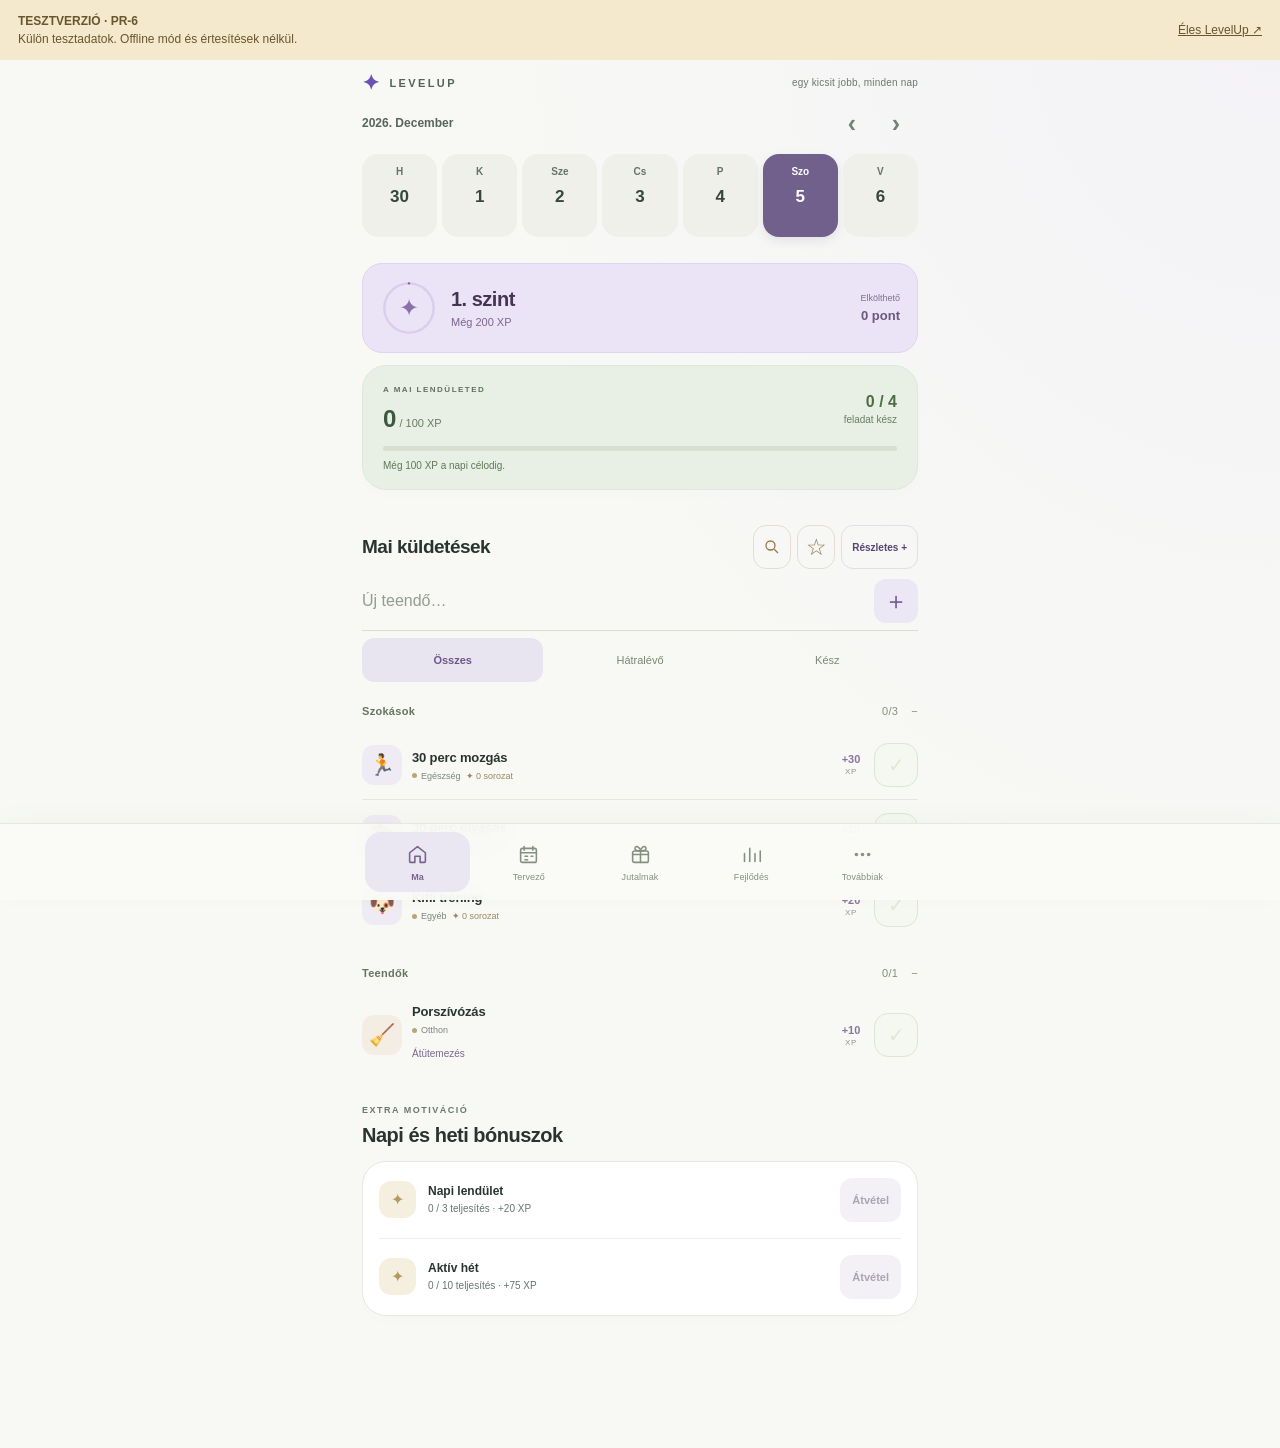
<file: preview/pr-6/index.html>
<!doctype html><html lang="hu"><head><meta charset="utf-8"><meta name="viewport" content="width=device-width,initial-scale=1,viewport-fit=cover"><meta name="theme-color" content="#f8f9f5"><meta name="apple-mobile-web-app-capable" content="yes"><meta name="apple-mobile-web-app-status-bar-style" content="default"><title>LevelUp – tesztverzió</title><meta name="robots" content="noindex,nofollow"><link rel="icon" href="icon.svg" type="image/svg+xml"><style>
:root{font-family:-apple-system,BlinkMacSystemFont,'Segoe UI',sans-serif;color:#1c2534;background:#f6f7fb}*{box-sizing:border-box}body{margin:0}button,input,select{font:inherit}button{cursor:pointer}button:disabled{opacity:.4;cursor:not-allowed}.app{max-width:560px;margin:auto;padding:24px 18px 110px}.eyebrow{font-size:11px;font-weight:800;letter-spacing:2px;color:#8792a5}.head{display:flex;justify-content:space-between;align-items:center;margin:8px 0 20px}h1{font-size:30px;letter-spacing:-1px;margin:0}h2{font-size:18px;margin:26px 0 12px}.pill{border-radius:22px;background:#fff;padding:11px 14px;font-weight:800;box-shadow:0 3px 20px #2636500b}.card{background:#fff;border:1px solid #e9edf3;border-radius:22px;padding:18px;margin:12px 0;box-shadow:0 5px 24px #26365008}.hero{background:#202b42;color:#fff}.muted{color:#8290a3;font-size:13px}.hero .muted{color:#b7c3d7}.big{font-size:32px;font-weight:850;margin:8px 0}.progress{height:9px;background:#e7ebf0;border-radius:20px;overflow:hidden;margin:12px 0}.hero .progress{background:#465269}.bar{height:100%;background:#62d6a2;border-radius:20px}.flex{display:flex;align-items:center;gap:12px}.between{justify-content:space-between}.grow{flex:1;min-width:0}.item{display:flex;align-items:center;gap:12px;padding:14px 0;border-bottom:1px solid #edf0f4}.item:last-child{border:0}.emoji{font-size:24px;background:#f4f6fa;border-radius:14px;padding:10px}.name{font-weight:750;overflow-wrap:anywhere}.check{border:2px solid #d6dce6;background:#fff;border-radius:50%;height:26px;width:26px;flex:none}.check.done{background:#36bd85;border-color:#36bd85;color:white}.btn{border:0;background:#202b42;color:#fff;border-radius:13px;padding:11px 14px;font-weight:750}.btn.alt{background:#edf1f7;color:#26344a}.btn.small{font-size:12px;padding:9px 11px}.btn.danger{background:#fff0f0;color:#a33131}.nav{position:fixed;bottom:0;left:0;right:0;background:#ffffffed;backdrop-filter:blur(14px);border-top:1px solid #e9edf3;padding:9px max(12px,env(safe-area-inset-right)) calc(9px + env(safe-area-inset-bottom));display:flex;justify-content:center;z-index:5}.navinner{display:flex;max-width:560px;width:100%;justify-content:space-around}.tab{border:0;background:none;color:#8b96a8;font-size:11px;padding:8px 7px}.tab.active{color:#1c2534;font-weight:800}.tab span{display:block;font-size:22px;margin-bottom:4px}.hidden{display:none!important}.field{display:grid;gap:6px;margin:12px 0}.field label{font-size:13px;font-weight:750}.field input,.field select{border:1px solid #dfe5ed;border-radius:12px;padding:12px;width:100%;background:#fff;color:#1c2534}.actions{display:flex;gap:8px;flex-wrap:wrap}.modal{position:fixed;inset:0;background:#1b27368c;z-index:10;display:flex;align-items:flex-end;justify-content:center}.sheet{background:#fff;border-radius:24px 24px 0 0;padding:24px 20px calc(24px + env(safe-area-inset-bottom));width:100%;max-width:560px;max-height:92vh;overflow:auto}.badge{display:inline-block;border-radius:12px;background:#edf8f2;color:#27885d;padding:5px 9px;font-size:12px;font-weight:750}.toast{position:fixed;bottom:100px;left:50%;transform:translateX(-50%);background:#202b42;color:#fff;padding:12px 18px;border-radius:14px;z-index:20;max-width:90%;text-align:center}.empty{text-align:center;padding:25px;color:#8290a3}.stats{display:grid;grid-template-columns:1fr 1fr;gap:10px}.stats .card{margin:0}.statnum{font-size:26px;font-weight:850} .dangertext{color:#b03a3a}small{font-size:12px} .full{width:100%}

/* Completion celebration */
.celebration{position:fixed;inset:0;z-index:30;pointer-events:none;overflow:hidden}.reward-pop{position:absolute;left:50%;top:42%;transform:translate(-50%,-50%);padding:15px 25px;background:#202b42;color:#fff;border-radius:20px;box-shadow:0 15px 45px #202b4240;font-size:25px;font-weight:850;white-space:nowrap;animation:reward-pop .9s cubic-bezier(.2,.8,.2,1) both}.reward-pop small{display:block;text-align:center;font-size:12px;color:#bcecd6;margin-top:3px}.confetti{position:absolute;left:var(--x);top:-25px;width:9px;height:15px;background:var(--c);border-radius:3px;animation:confetti-fall 1.3s ease-in both;animation-delay:var(--delay);transform:rotate(var(--rot))}.check.done{animation:check-bounce .42s cubic-bezier(.2,1.7,.4,1)}@keyframes reward-pop{0%{opacity:0;transform:translate(-50%,-40%) scale(.55)}30%{opacity:1;transform:translate(-50%,-50%) scale(1.12)}65%{opacity:1;transform:translate(-50%,-58%) scale(1)}100%{opacity:0;transform:translate(-50%,-85%) scale(.96)}}@keyframes confetti-fall{0%{opacity:0;transform:translateY(0) rotate(0)}10%{opacity:1}100%{opacity:0;transform:translateY(95vh) rotate(780deg)}}@keyframes check-bounce{0%{transform:scale(.6)}60%{transform:scale(1.2)}100%{transform:scale(1)}}@media(prefers-reduced-motion:reduce){.reward-pop,.confetti,.check.done{animation:none}.celebration{display:none}}
textarea{font:inherit;border:1px solid #dfe5ed;border-radius:12px;padding:12px;width:100%;background:#fff;color:#1c2534}.heatmap{display:grid;grid-template-columns:repeat(7,minmax(0,1fr));gap:5px;margin:15px 0}.heatcell{aspect-ratio:1;border-radius:5px;background:#e9eef1}.h1{background:#b7ead4}.h2{background:#83d8b4}.h3{background:#46b98a}.h4{background:#23865f}.daychecks{display:flex;flex-wrap:wrap;gap:8px}.daychecks label{display:flex;align-items:center;gap:3px;font-size:12px}.tasktools{justify-content:flex-end;margin-bottom:12px}.timer{font-size:68px;font-weight:850;text-align:center;padding:20px 0;font-variant-numeric:tabular-nums}.animated-bar{transition:width .55s cubic-bezier(.2,.8,.2,1)}.navinner{justify-content:space-between}.tab{font-size:10px;padding:7px 3px}.tab span{font-size:20px}.field textarea{min-height:75px}input[type=checkbox]{accent-color:#35a77c} @media(max-width:360px){.tab{font-size:9px}.tab span{font-size:18px}} .category-group{margin:14px 0 20px}.category-heading{display:flex;justify-content:space-between;align-items:center;font-size:17px;font-weight:800;margin:14px 3px 7px}.category-count{font-size:12px;font-weight:500;color:#8290a3}.category-card{margin:0;padding:5px 16px}.priority{display:inline-block;border-radius:7px;padding:2px 6px;font-size:10px;font-weight:800;letter-spacing:.3px}.priority-high{background:#fff0eb;color:#b84b2f}.priority-medium{background:#fff7dc;color:#9a7414}.priority-low{background:#edf4fa;color:#54799a}.emoji-grid{display:grid;grid-template-columns:repeat(7,minmax(0,1fr));gap:5px;max-height:210px;overflow:auto}.emoji-option{background:#f4f6fa;border:2px solid transparent;border-radius:10px;font-size:23px;padding:7px 0}.emoji-option.chosen{border-color:#35a77c;background:#e8f8f0}@media(max-width:360px){.emoji-grid{grid-template-columns:repeat(6,1fr)}}
/* LevelUp 4: soft pastel mobile dashboard */
:root{background:#eef4f3;color:#192a2c}body{background:linear-gradient(170deg,#b6edf5 0%,#e8f0ec 49%,#fbd5b7 100%) fixed;min-height:100vh}.app{padding-top:calc(22px + env(safe-area-inset-top));padding-bottom:120px}.eyebrow{color:#477e89}.head{margin-bottom:16px}h1{font-size:29px}.card{border:1px solid #ffffffb9;background:#ffffffb5;box-shadow:0 6px 22px #3552600c;border-radius:25px}.hero{background:#6155f6;color:white;border-color:#766df9}.hero .muted{color:#e3dfff}.hero .progress{background:#ffffff4b}.bar{background:#67d9bf}.pill{background:#ffffffa8;box-shadow:none;border:1px solid white}.nav{background:#fff0d5e8;border:1px solid #ffffffb8;border-radius:32px 32px 0 0;box-shadow:0 -5px 30px #4a4a6a12}.tab.active{color:#5d51f5}.btn{background:#5c55ec}.btn.alt{background:#ffffffb9;color:#3e5370}.date-strip{display:flex;align-items:stretch;gap:4px;justify-content:space-between;margin:12px -4px 8px}.date-day{display:flex;flex:1;min-width:0;flex-direction:column;align-items:center;gap:8px;border:0;background:transparent;padding:9px 2px;border-radius:25px;color:#5e858c}.date-day span{font-size:12px}.date-day strong{font-size:18px;display:grid;place-items:center;border-radius:50%;width:34px;height:34px;color:#253b48}.date-day.is-today strong{background:#d1e3ff}.date-day.active{background:#6155f6;color:#fff}.date-day.active strong{color:white;background:#ffffff35}.date-arrow{background:#ffffff80;border:0;border-radius:18px;font-size:24px;padding:0 7px;color:#536e7c}.date-caption{display:flex;align-items:center;justify-content:space-between;color:#51737b;font-size:12px;margin:8px 2px 16px;text-transform:capitalize}.category-group,.manage-section{margin-top:14px}.category-toggle{display:flex;align-items:center;justify-content:space-between;width:100%;border:1px solid #ffffffa6;border-radius:18px;background:#ffffff92;padding:14px 15px;font-weight:800;text-align:left;color:#223f46;font-size:15px}.category-meta{color:#577983;font-size:12px;display:flex;gap:12px}.category-card{margin-top:6px}.category-group:nth-of-type(5n+1) .category-card{background:#b7e8ef}.category-group:nth-of-type(5n+2) .category-card{background:#bfe9e1}.category-group:nth-of-type(5n+3) .category-card{background:#f7dbc1}.category-group:nth-of-type(5n+4) .category-card{background:#e1ddfa}.category-group:nth-of-type(5n) .category-card{background:#f7e3d7}.item{border-bottom-color:#ffffff87}.emoji{background:#ffffff70}.check{width:40px;height:40px;border:5px solid #ffffffa9;background:#ffffff4f;color:#243b45;font-size:25px;line-height:25px}.check.done{background:#6155f6;border-color:#a8a1ff}.tasktools{margin:0 0 14px;padding:0 0 12px;border-bottom:1px solid #e7ebf0}.rest-button{background:#f0f4ff;border:1px solid #cdd6f5;border-radius:12px;padding:9px 12px;color:#48578e;font-size:12px;font-weight:700}.rest-button.rest-active{background:#dcd8ff;border-color:#9c93ed}.manage-row{border-bottom:0}.daily-progress{background:#ffffff99}.priority-high{background:#ffe3dd;color:#9e3d26}.priority-medium{background:#fff1c8}.priority-low{background:#d8eef5}.sheet{background:#f8faf9}button:focus-visible{outline:3px solid #5e55f0;outline-offset:3px}
.emoji-edit{border:1px solid #ffffffb5;cursor:pointer;flex:none;min-width:49px;min-height:49px;display:grid;place-items:center;transition:transform .15s ease,background .15s ease}.emoji-edit:active{transform:scale(.93)}.emoji-edit:focus-visible{outline:3px solid #6155f6;outline-offset:2px}
.gif-celebration{position:fixed;inset:0;z-index:35;display:grid;place-items:center;background:#172b3a50;pointer-events:auto;animation:gif-in .18s ease-out}.gif-panel{width:min(80vw,330px);padding:12px;border-radius:25px;background:#fff8f1;box-shadow:0 20px 60px #172b3a55;text-align:center;overflow:hidden}.gif-panel iframe{display:block;width:100%;height:190px;border:0;border-radius:16px;background:#eae8fa}.gif-label{font-weight:800;margin:9px 0 4px;color:#293044}.gif-panel a{font-size:10px;color:#64748b;text-decoration:underline}@keyframes gif-in{from{opacity:0;transform:scale(.94)}to{opacity:1;transform:scale(1)}}@media(prefers-reduced-motion:reduce){.gif-celebration{display:none}}
[hidden]{display:none!important} .quick-add label{display:block;font-weight:800;margin-bottom:9px}.quick-add input{min-width:0;flex:1;border:1px solid #dde3ec;border-radius:12px;padding:12px}.move-tools{display:flex;flex-direction:column;gap:3px}.move-tools button{border:0;border-radius:8px;background:#edf1f7;color:#45536b;padding:2px 8px}.goal-inline{display:flex;align-items:center;justify-content:space-between;gap:6px;font-size:12px;color:#65728a;margin-top:7px}.goal-inline+.progress{height:5px;margin:5px 0} [hidden]{display:none!important} #categoryForm input{min-width:0;flex:1;border:1px solid #dde3ec;border-radius:12px;padding:12px} .xp-detail-trigger{cursor:pointer}.xp-detail-trigger:active{transform:scale(.99)}.xp-chart{display:flex;align-items:end;gap:7px;height:175px;padding:12px 0}.xp-column{flex:1;min-width:0;display:flex;flex-direction:column;align-items:center;gap:5px;height:100%;font-size:11px}.xp-column strong{font-size:11px}.xp-track{height:100%;width:100%;display:flex;align-items:end;justify-content:center;background:#e8e5fa;border-radius:9px;overflow:hidden}.xp-bar{background:#6155f6;width:100%;border-radius:9px 9px 0 0;transition:height .3s}.habit-stats-grid{display:grid;grid-template-columns:1fr 1fr;gap:14px;margin-top:15px}.habit-stats-grid div{display:grid;gap:4px}.habit-stats-grid strong{font-size:18px}.habit-stats-grid small{color:#738294}.xp-breakdown{max-height:50vh;overflow:auto}.draggable-task{touch-action:pan-y;user-select:none;-webkit-user-select:none}.draggable-task.dragging{opacity:.55;outline:2px dashed #6155f6;touch-action:none}.draggable-task.drag-target{border-top:4px solid #6155f6}.drag-hint{position:fixed;bottom:95px;left:50%;transform:translateX(-50%);background:#6155f6;color:white;border-radius:16px;padding:12px;z-index:100;pointer-events:none;box-shadow:0 5px 20px #0003}
.home-block[hidden]{display:none!important}.home-block{display:flow-root}.home-block > .card:first-child{margin-top:0}.home-blocks{display:flex;flex-direction:column;gap:5px}
.navinner{gap:3px;align-items:stretch}.tab{flex:1;min-width:0;display:flex;flex-direction:column;align-items:center;justify-content:center;gap:5px;padding:8px 2px;border-radius:17px;color:#67758a;font-size:10px;font-weight:650;line-height:1.1}.tab.active{background:#e9e6ff;color:#5c50e8}.tab-icon{display:flex!important;align-items:center;justify-content:center;height:24px;margin:0!important}.tab-icon svg{width:21px;height:21px}.tab-label{display:block}.draggable-task{user-select:none;-webkit-user-select:none;-webkit-touch-callout:none}.draggable-task.dragging{background:#edeaff!important;outline:2px solid #6155f6;border-radius:12px}.draggable-task.drag-target{box-shadow:inset 0 4px 0 #6155f6;border-radius:10px}.drag-hint{white-space:nowrap;font-size:12px}
.tab-label{display:none!important}.navinner{gap:6px}.tab{padding:12px 4px;min-height:52px;border-radius:17px}.tab-icon{height:26px}.tab-icon svg{width:24px;height:24px}.planner-completed{text-decoration:line-through;color:#73858b}.planner-task-name{min-width:0;overflow-wrap:anywhere;flex:1}.planner-item select{flex-shrink:0}</style><style>.calendar-grid{display:grid;grid-template-columns:repeat(7,minmax(0,1fr));gap:6px;margin:16px 0}.calendar-grid>*{text-align:center;padding:9px 1px;border-radius:9px;font-size:12px}.calendar-day{background:#f0f3f8}.calendar-done{background:#b9f0d4;color:#17633f;font-weight:800}.calendar-rest{background:#e5ddff;color:#6242a0}.milestone-badges{display:flex;gap:5px;flex-wrap:wrap;margin-top:8px}.locked-badge{opacity:.48}.week-planner{display:grid;gap:10px}.planner-day{border-radius:15px;background:#fff;padding:14px;display:grid;gap:9px}.planner-item{display:flex;align-items:center;justify-content:space-between;gap:8px;font-size:13px}.planner-item select{max-width:140px;min-width:110px}.planner-day strong{color:#6250a5}</style><link rel="stylesheet" href="pastel.css"></head><body><aside aria-label="Tesztverzió" style="font:12px/1.5 -apple-system,sans-serif;background:#f4e9cc;color:#68562c;padding:12px 18px;display:flex;gap:12px;justify-content:space-between;flex-wrap:wrap"><span><strong>TESZTVERZIÓ · PR-6</strong><br>Külön tesztadatok. Offline mód és értesítések nélkül.</span><a href="../../" style="color:inherit;align-self:center">Éles LevelUp ↗</a></aside><main class="app"><div class="eyebrow"><span class="brand-mark" aria-hidden="true">✦</span> LEVELUP <span class="brand-note">egy kicsit jobb, minden nap</span></div><div class="head"><h1 id="pageTitle">LevelUp</h1><div class="pill">🪙 <span id="wallet">0</span></div></div><section id="view"></section></main><nav class="nav"><div class="navinner" id="nav"></div></nav><div id="modalRoot"></div><div id="toastRoot"></div><div id="undoRoot"></div><script src="workflow.js" defer></script><script src="features.js" defer></script><script src="app.js" defer></script></body></html>
</file>
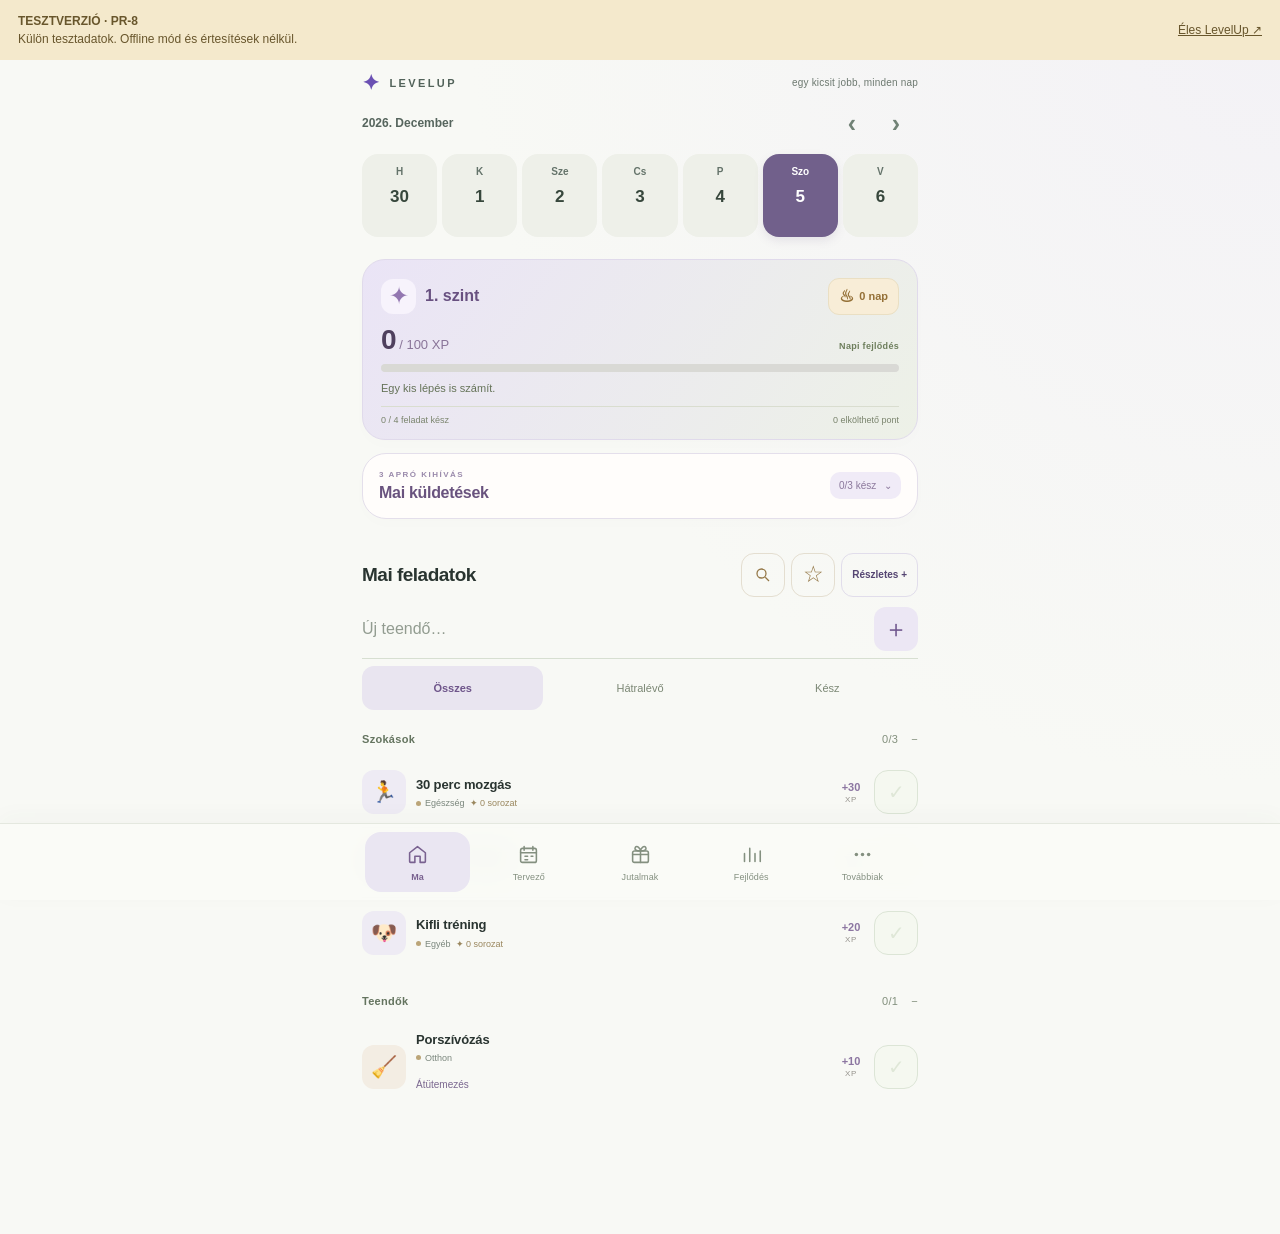
<file: preview/pr-8/index.html>
<!doctype html><html lang="hu"><head><meta charset="utf-8"><meta name="viewport" content="width=device-width,initial-scale=1,viewport-fit=cover"><meta name="theme-color" content="#f8f9f5"><meta name="apple-mobile-web-app-capable" content="yes"><meta name="apple-mobile-web-app-status-bar-style" content="default"><title>LevelUp – tesztverzió</title><meta name="robots" content="noindex,nofollow"><link rel="icon" href="icon.svg" type="image/svg+xml"><style>
:root{font-family:-apple-system,BlinkMacSystemFont,'Segoe UI',sans-serif;color:#1c2534;background:#f6f7fb}*{box-sizing:border-box}body{margin:0}button,input,select{font:inherit}button{cursor:pointer}button:disabled{opacity:.4;cursor:not-allowed}.app{max-width:560px;margin:auto;padding:24px 18px 110px}.eyebrow{font-size:11px;font-weight:800;letter-spacing:2px;color:#8792a5}.head{display:flex;justify-content:space-between;align-items:center;margin:8px 0 20px}h1{font-size:30px;letter-spacing:-1px;margin:0}h2{font-size:18px;margin:26px 0 12px}.pill{border-radius:22px;background:#fff;padding:11px 14px;font-weight:800;box-shadow:0 3px 20px #2636500b}.card{background:#fff;border:1px solid #e9edf3;border-radius:22px;padding:18px;margin:12px 0;box-shadow:0 5px 24px #26365008}.hero{background:#202b42;color:#fff}.muted{color:#8290a3;font-size:13px}.hero .muted{color:#b7c3d7}.big{font-size:32px;font-weight:850;margin:8px 0}.progress{height:9px;background:#e7ebf0;border-radius:20px;overflow:hidden;margin:12px 0}.hero .progress{background:#465269}.bar{height:100%;background:#62d6a2;border-radius:20px}.flex{display:flex;align-items:center;gap:12px}.between{justify-content:space-between}.grow{flex:1;min-width:0}.item{display:flex;align-items:center;gap:12px;padding:14px 0;border-bottom:1px solid #edf0f4}.item:last-child{border:0}.emoji{font-size:24px;background:#f4f6fa;border-radius:14px;padding:10px}.name{font-weight:750;overflow-wrap:anywhere}.check{border:2px solid #d6dce6;background:#fff;border-radius:50%;height:26px;width:26px;flex:none}.check.done{background:#36bd85;border-color:#36bd85;color:white}.btn{border:0;background:#202b42;color:#fff;border-radius:13px;padding:11px 14px;font-weight:750}.btn.alt{background:#edf1f7;color:#26344a}.btn.small{font-size:12px;padding:9px 11px}.btn.danger{background:#fff0f0;color:#a33131}.nav{position:fixed;bottom:0;left:0;right:0;background:#ffffffed;backdrop-filter:blur(14px);border-top:1px solid #e9edf3;padding:9px max(12px,env(safe-area-inset-right)) calc(9px + env(safe-area-inset-bottom));display:flex;justify-content:center;z-index:5}.navinner{display:flex;max-width:560px;width:100%;justify-content:space-around}.tab{border:0;background:none;color:#8b96a8;font-size:11px;padding:8px 7px}.tab.active{color:#1c2534;font-weight:800}.tab span{display:block;font-size:22px;margin-bottom:4px}.hidden{display:none!important}.field{display:grid;gap:6px;margin:12px 0}.field label{font-size:13px;font-weight:750}.field input,.field select{border:1px solid #dfe5ed;border-radius:12px;padding:12px;width:100%;background:#fff;color:#1c2534}.actions{display:flex;gap:8px;flex-wrap:wrap}.modal{position:fixed;inset:0;background:#1b27368c;z-index:10;display:flex;align-items:flex-end;justify-content:center}.sheet{background:#fff;border-radius:24px 24px 0 0;padding:24px 20px calc(24px + env(safe-area-inset-bottom));width:100%;max-width:560px;max-height:92vh;overflow:auto}.badge{display:inline-block;border-radius:12px;background:#edf8f2;color:#27885d;padding:5px 9px;font-size:12px;font-weight:750}.toast{position:fixed;bottom:100px;left:50%;transform:translateX(-50%);background:#202b42;color:#fff;padding:12px 18px;border-radius:14px;z-index:20;max-width:90%;text-align:center}.empty{text-align:center;padding:25px;color:#8290a3}.stats{display:grid;grid-template-columns:1fr 1fr;gap:10px}.stats .card{margin:0}.statnum{font-size:26px;font-weight:850} .dangertext{color:#b03a3a}small{font-size:12px} .full{width:100%}

/* Completion celebration */
.celebration{position:fixed;inset:0;z-index:30;pointer-events:none;overflow:hidden}.reward-pop{position:absolute;left:50%;top:42%;transform:translate(-50%,-50%);padding:15px 25px;background:#202b42;color:#fff;border-radius:20px;box-shadow:0 15px 45px #202b4240;font-size:25px;font-weight:850;white-space:nowrap;animation:reward-pop .9s cubic-bezier(.2,.8,.2,1) both}.reward-pop small{display:block;text-align:center;font-size:12px;color:#bcecd6;margin-top:3px}.confetti{position:absolute;left:var(--x);top:-25px;width:9px;height:15px;background:var(--c);border-radius:3px;animation:confetti-fall 1.3s ease-in both;animation-delay:var(--delay);transform:rotate(var(--rot))}.check.done{animation:check-bounce .42s cubic-bezier(.2,1.7,.4,1)}@keyframes reward-pop{0%{opacity:0;transform:translate(-50%,-40%) scale(.55)}30%{opacity:1;transform:translate(-50%,-50%) scale(1.12)}65%{opacity:1;transform:translate(-50%,-58%) scale(1)}100%{opacity:0;transform:translate(-50%,-85%) scale(.96)}}@keyframes confetti-fall{0%{opacity:0;transform:translateY(0) rotate(0)}10%{opacity:1}100%{opacity:0;transform:translateY(95vh) rotate(780deg)}}@keyframes check-bounce{0%{transform:scale(.6)}60%{transform:scale(1.2)}100%{transform:scale(1)}}@media(prefers-reduced-motion:reduce){.reward-pop,.confetti,.check.done{animation:none}.celebration{display:none}}
textarea{font:inherit;border:1px solid #dfe5ed;border-radius:12px;padding:12px;width:100%;background:#fff;color:#1c2534}.heatmap{display:grid;grid-template-columns:repeat(7,minmax(0,1fr));gap:5px;margin:15px 0}.heatcell{aspect-ratio:1;border-radius:5px;background:#e9eef1}.h1{background:#b7ead4}.h2{background:#83d8b4}.h3{background:#46b98a}.h4{background:#23865f}.daychecks{display:flex;flex-wrap:wrap;gap:8px}.daychecks label{display:flex;align-items:center;gap:3px;font-size:12px}.tasktools{justify-content:flex-end;margin-bottom:12px}.timer{font-size:68px;font-weight:850;text-align:center;padding:20px 0;font-variant-numeric:tabular-nums}.animated-bar{transition:width .55s cubic-bezier(.2,.8,.2,1)}.navinner{justify-content:space-between}.tab{font-size:10px;padding:7px 3px}.tab span{font-size:20px}.field textarea{min-height:75px}input[type=checkbox]{accent-color:#35a77c} @media(max-width:360px){.tab{font-size:9px}.tab span{font-size:18px}} .category-group{margin:14px 0 20px}.category-heading{display:flex;justify-content:space-between;align-items:center;font-size:17px;font-weight:800;margin:14px 3px 7px}.category-count{font-size:12px;font-weight:500;color:#8290a3}.category-card{margin:0;padding:5px 16px}.priority{display:inline-block;border-radius:7px;padding:2px 6px;font-size:10px;font-weight:800;letter-spacing:.3px}.priority-high{background:#fff0eb;color:#b84b2f}.priority-medium{background:#fff7dc;color:#9a7414}.priority-low{background:#edf4fa;color:#54799a}.emoji-grid{display:grid;grid-template-columns:repeat(7,minmax(0,1fr));gap:5px;max-height:210px;overflow:auto}.emoji-option{background:#f4f6fa;border:2px solid transparent;border-radius:10px;font-size:23px;padding:7px 0}.emoji-option.chosen{border-color:#35a77c;background:#e8f8f0}@media(max-width:360px){.emoji-grid{grid-template-columns:repeat(6,1fr)}}
/* LevelUp 4: soft pastel mobile dashboard */
:root{background:#eef4f3;color:#192a2c}body{background:linear-gradient(170deg,#b6edf5 0%,#e8f0ec 49%,#fbd5b7 100%) fixed;min-height:100vh}.app{padding-top:calc(22px + env(safe-area-inset-top));padding-bottom:120px}.eyebrow{color:#477e89}.head{margin-bottom:16px}h1{font-size:29px}.card{border:1px solid #ffffffb9;background:#ffffffb5;box-shadow:0 6px 22px #3552600c;border-radius:25px}.hero{background:#6155f6;color:white;border-color:#766df9}.hero .muted{color:#e3dfff}.hero .progress{background:#ffffff4b}.bar{background:#67d9bf}.pill{background:#ffffffa8;box-shadow:none;border:1px solid white}.nav{background:#fff0d5e8;border:1px solid #ffffffb8;border-radius:32px 32px 0 0;box-shadow:0 -5px 30px #4a4a6a12}.tab.active{color:#5d51f5}.btn{background:#5c55ec}.btn.alt{background:#ffffffb9;color:#3e5370}.date-strip{display:flex;align-items:stretch;gap:4px;justify-content:space-between;margin:12px -4px 8px}.date-day{display:flex;flex:1;min-width:0;flex-direction:column;align-items:center;gap:8px;border:0;background:transparent;padding:9px 2px;border-radius:25px;color:#5e858c}.date-day span{font-size:12px}.date-day strong{font-size:18px;display:grid;place-items:center;border-radius:50%;width:34px;height:34px;color:#253b48}.date-day.is-today strong{background:#d1e3ff}.date-day.active{background:#6155f6;color:#fff}.date-day.active strong{color:white;background:#ffffff35}.date-arrow{background:#ffffff80;border:0;border-radius:18px;font-size:24px;padding:0 7px;color:#536e7c}.date-caption{display:flex;align-items:center;justify-content:space-between;color:#51737b;font-size:12px;margin:8px 2px 16px;text-transform:capitalize}.category-group,.manage-section{margin-top:14px}.category-toggle{display:flex;align-items:center;justify-content:space-between;width:100%;border:1px solid #ffffffa6;border-radius:18px;background:#ffffff92;padding:14px 15px;font-weight:800;text-align:left;color:#223f46;font-size:15px}.category-meta{color:#577983;font-size:12px;display:flex;gap:12px}.category-card{margin-top:6px}.category-group:nth-of-type(5n+1) .category-card{background:#b7e8ef}.category-group:nth-of-type(5n+2) .category-card{background:#bfe9e1}.category-group:nth-of-type(5n+3) .category-card{background:#f7dbc1}.category-group:nth-of-type(5n+4) .category-card{background:#e1ddfa}.category-group:nth-of-type(5n) .category-card{background:#f7e3d7}.item{border-bottom-color:#ffffff87}.emoji{background:#ffffff70}.check{width:40px;height:40px;border:5px solid #ffffffa9;background:#ffffff4f;color:#243b45;font-size:25px;line-height:25px}.check.done{background:#6155f6;border-color:#a8a1ff}.tasktools{margin:0 0 14px;padding:0 0 12px;border-bottom:1px solid #e7ebf0}.rest-button{background:#f0f4ff;border:1px solid #cdd6f5;border-radius:12px;padding:9px 12px;color:#48578e;font-size:12px;font-weight:700}.rest-button.rest-active{background:#dcd8ff;border-color:#9c93ed}.manage-row{border-bottom:0}.daily-progress{background:#ffffff99}.priority-high{background:#ffe3dd;color:#9e3d26}.priority-medium{background:#fff1c8}.priority-low{background:#d8eef5}.sheet{background:#f8faf9}button:focus-visible{outline:3px solid #5e55f0;outline-offset:3px}
.emoji-edit{border:1px solid #ffffffb5;cursor:pointer;flex:none;min-width:49px;min-height:49px;display:grid;place-items:center;transition:transform .15s ease,background .15s ease}.emoji-edit:active{transform:scale(.93)}.emoji-edit:focus-visible{outline:3px solid #6155f6;outline-offset:2px}
.gif-celebration{position:fixed;inset:0;z-index:35;display:grid;place-items:center;background:#172b3a50;pointer-events:auto;animation:gif-in .18s ease-out}.gif-panel{width:min(80vw,330px);padding:12px;border-radius:25px;background:#fff8f1;box-shadow:0 20px 60px #172b3a55;text-align:center;overflow:hidden}.gif-panel iframe{display:block;width:100%;height:190px;border:0;border-radius:16px;background:#eae8fa}.gif-label{font-weight:800;margin:9px 0 4px;color:#293044}.gif-panel a{font-size:10px;color:#64748b;text-decoration:underline}@keyframes gif-in{from{opacity:0;transform:scale(.94)}to{opacity:1;transform:scale(1)}}@media(prefers-reduced-motion:reduce){.gif-celebration{display:none}}
[hidden]{display:none!important} .quick-add label{display:block;font-weight:800;margin-bottom:9px}.quick-add input{min-width:0;flex:1;border:1px solid #dde3ec;border-radius:12px;padding:12px}.move-tools{display:flex;flex-direction:column;gap:3px}.move-tools button{border:0;border-radius:8px;background:#edf1f7;color:#45536b;padding:2px 8px}.goal-inline{display:flex;align-items:center;justify-content:space-between;gap:6px;font-size:12px;color:#65728a;margin-top:7px}.goal-inline+.progress{height:5px;margin:5px 0} [hidden]{display:none!important} #categoryForm input{min-width:0;flex:1;border:1px solid #dde3ec;border-radius:12px;padding:12px} .xp-detail-trigger{cursor:pointer}.xp-detail-trigger:active{transform:scale(.99)}.xp-chart{display:flex;align-items:end;gap:7px;height:175px;padding:12px 0}.xp-column{flex:1;min-width:0;display:flex;flex-direction:column;align-items:center;gap:5px;height:100%;font-size:11px}.xp-column strong{font-size:11px}.xp-track{height:100%;width:100%;display:flex;align-items:end;justify-content:center;background:#e8e5fa;border-radius:9px;overflow:hidden}.xp-bar{background:#6155f6;width:100%;border-radius:9px 9px 0 0;transition:height .3s}.habit-stats-grid{display:grid;grid-template-columns:1fr 1fr;gap:14px;margin-top:15px}.habit-stats-grid div{display:grid;gap:4px}.habit-stats-grid strong{font-size:18px}.habit-stats-grid small{color:#738294}.xp-breakdown{max-height:50vh;overflow:auto}.draggable-task{touch-action:pan-y;user-select:none;-webkit-user-select:none}.draggable-task.dragging{opacity:.55;outline:2px dashed #6155f6;touch-action:none}.draggable-task.drag-target{border-top:4px solid #6155f6}.drag-hint{position:fixed;bottom:95px;left:50%;transform:translateX(-50%);background:#6155f6;color:white;border-radius:16px;padding:12px;z-index:100;pointer-events:none;box-shadow:0 5px 20px #0003}
.home-block[hidden]{display:none!important}.home-block{display:flow-root}.home-block > .card:first-child{margin-top:0}.home-blocks{display:flex;flex-direction:column;gap:5px}
.navinner{gap:3px;align-items:stretch}.tab{flex:1;min-width:0;display:flex;flex-direction:column;align-items:center;justify-content:center;gap:5px;padding:8px 2px;border-radius:17px;color:#67758a;font-size:10px;font-weight:650;line-height:1.1}.tab.active{background:#e9e6ff;color:#5c50e8}.tab-icon{display:flex!important;align-items:center;justify-content:center;height:24px;margin:0!important}.tab-icon svg{width:21px;height:21px}.tab-label{display:block}.draggable-task{user-select:none;-webkit-user-select:none;-webkit-touch-callout:none}.draggable-task.dragging{background:#edeaff!important;outline:2px solid #6155f6;border-radius:12px}.draggable-task.drag-target{box-shadow:inset 0 4px 0 #6155f6;border-radius:10px}.drag-hint{white-space:nowrap;font-size:12px}
.tab-label{display:none!important}.navinner{gap:6px}.tab{padding:12px 4px;min-height:52px;border-radius:17px}.tab-icon{height:26px}.tab-icon svg{width:24px;height:24px}.planner-completed{text-decoration:line-through;color:#73858b}.planner-task-name{min-width:0;overflow-wrap:anywhere;flex:1}.planner-item select{flex-shrink:0}</style><style>.calendar-grid{display:grid;grid-template-columns:repeat(7,minmax(0,1fr));gap:6px;margin:16px 0}.calendar-grid>*{text-align:center;padding:9px 1px;border-radius:9px;font-size:12px}.calendar-day{background:#f0f3f8}.calendar-done{background:#b9f0d4;color:#17633f;font-weight:800}.calendar-rest{background:#e5ddff;color:#6242a0}.milestone-badges{display:flex;gap:5px;flex-wrap:wrap;margin-top:8px}.locked-badge{opacity:.48}.week-planner{display:grid;gap:10px}.planner-day{border-radius:15px;background:#fff;padding:14px;display:grid;gap:9px}.planner-item{display:flex;align-items:center;justify-content:space-between;gap:8px;font-size:13px}.planner-item select{max-width:140px;min-width:110px}.planner-day strong{color:#6250a5}</style><link rel="stylesheet" href="pastel.css"></head><body><aside aria-label="Tesztverzió" style="font:12px/1.5 -apple-system,sans-serif;background:#f4e9cc;color:#68562c;padding:12px 18px;display:flex;gap:12px;justify-content:space-between;flex-wrap:wrap"><span><strong>TESZTVERZIÓ · PR-8</strong><br>Külön tesztadatok. Offline mód és értesítések nélkül.</span><a href="../../" style="color:inherit;align-self:center">Éles LevelUp ↗</a></aside><main class="app"><div class="eyebrow"><span class="brand-mark" aria-hidden="true">✦</span> LEVELUP <span class="brand-note">egy kicsit jobb, minden nap</span></div><div class="head"><h1 id="pageTitle">LevelUp</h1><div class="pill">🪙 <span id="wallet">0</span></div></div><section id="view"></section></main><nav class="nav"><div class="navinner" id="nav"></div></nav><div id="modalRoot"></div><div id="toastRoot"></div><div id="undoRoot"></div><div id="xpEffects" aria-hidden="true"></div><div id="gameAnnounce" class="sr-only" role="status" aria-live="polite"></div><script src="gamification.js" defer></script><script src="workflow.js" defer></script><script src="features.js" defer></script><script src="app.js" defer></script></body></html>
</file>
<file: pastel.css>
/* Pastel Quest: system fonts and local assets keep the PWA fully offline. */
:root{color-scheme:light;--ink:#293430;--soft-ink:#66736d;--paper:#f8f9f5;--lavender:#eae5fa;--violet:#6b51b3;--mint:#e2eee5;--line:#e5e9e1;background:var(--paper);color:var(--ink)}
body{background:radial-gradient(ellipse at 100% 0,#eeeaf780,transparent 45%),var(--paper);color:var(--ink)}
.app{max-width:600px;padding:calc(26px + env(safe-area-inset-top)) 22px calc(120px + env(safe-area-inset-bottom))}
.eyebrow{display:flex;align-items:center;gap:7px;font-size:11px;letter-spacing:2.4px;color:#52635a;font-weight:800;margin-bottom:28px}.brand-mark{color:var(--violet);font-size:21px;line-height:1}.brand-note{margin-left:auto;font-size:10px;letter-spacing:.2px;font-weight:500;color:#6c786f}
.head{gap:12px;margin:0 0 8px;align-items:center}h1{font-size:30px;letter-spacing:-1.2px;font-weight:760;line-height:1.2}h2{font-size:20px;letter-spacing:-.5px;font-weight:720;margin:24px 0 12px;line-height:1.25}.pill{display:flex;align-items:center;gap:7px;padding:10px 12px;border-radius:14px;border:1px solid #e6dfca;background:#fff8e9;font-size:13px;color:#735c24;box-shadow:none;white-space:nowrap}.home-intro{margin:0 0 20px;font-size:13px;line-height:1.6;color:var(--soft-ink)}
.card{border:1px solid var(--line);border-radius:23px;background:#fff;box-shadow:0 5px 15px #30443b03;padding:20px;margin:12px 0}.muted{color:#68756f;font-size:12px;line-height:1.55}.name{font-weight:680;font-size:14px;line-height:1.45}.section-kicker{display:block;font-size:9px;letter-spacing:1.5px;font-weight:750;color:#68796d;line-height:1.5}.section-heading{margin:26px 0 13px;gap:12px}.section-heading h2{margin:5px 0 0}.home-blocks{gap:0}.home-block>.card:first-child{margin-top:0}.home-block-level{padding-top:4px}
.btn{background:#6750a6;border-radius:12px;font-weight:650;font-size:13px;padding:12px 15px;min-height:44px;transition:background .15s,transform .15s}.btn:active{transform:scale(.97)}.btn.alt{background:#eeedf4;color:#554572}.btn.small{font-size:11px;min-height:44px;padding:10px 12px}.btn.danger{background:#fff0f0;color:#a33131}button:focus-visible,a:focus-visible{outline:3px solid #7359b9;outline-offset:3px}.add-task{white-space:nowrap;border:1px solid #dfd8ee;background:transparent!important;font-size:11px!important}.add-task span{font-size:17px;vertical-align:-1px}
.week-calendar{margin:0 0 22px}.week-heading{display:flex;align-items:center;justify-content:space-between;font-size:12px;font-weight:650;color:#56655d;margin-bottom:9px;text-transform:capitalize}.week-heading>div{display:flex;align-items:center;gap:0}.date-arrow{height:44px;width:44px;min-width:44px;padding:0;background:transparent;border:0;color:#718276;font-size:25px}.week-today{border:0;background:#eae6f5;color:#60488e;border-radius:10px;min-height:44px;padding:0 12px;font-size:12px}.date-strip{gap:5px;margin:0;align-items:stretch;display:grid;grid-template-columns:repeat(7,minmax(0,1fr))}.date-day{border-radius:16px;gap:7px;padding:11px 0 8px;min-height:83px;min-width:0;background:#eef0e9;color:#64736a;border:1px solid transparent}.date-day span{font-size:10px;font-weight:600}.date-day strong{font-size:17px;width:28px;height:26px;font-weight:700;color:#37473c}.date-day.is-today strong{background:transparent}.date-day.is-today:not(.active){border-color:#c9bddf;background:#f2eef8}.date-day.active{background:#71608b;color:#fff;box-shadow:0 4px 10px #71608b20}.date-day.active strong{background:none;color:white}.day-activity{width:4px;height:4px;border-radius:50%;background:transparent}.day-activity.has-activity{background:#6a987d}.date-day.active .day-activity.has-activity{background:#e4efcc}
.level-card{display:grid;width:100%;grid-template-columns:minmax(0,1fr) 112px;gap:12px 8px;text-align:left;background:#eae4f6;color:#453555;position:relative;overflow:hidden;border:1px solid #dfd5ef;cursor:pointer;padding:22px 21px 0;border-radius:25px;box-shadow:none}.level-copy{display:flex;flex-direction:column;justify-content:center;position:relative;z-index:1}.level-copy .section-kicker{color:#77628e;font-size:8px;letter-spacing:1.3px}.level-copy>strong{font-size:27px;font-weight:740;letter-spacing:-1px;line-height:1.15;margin:12px 0 14px}.level-caption{font-size:10px;line-height:1.6;color:#705c82;max-width:190px}.level-caption b{font-weight:750}.level-caption>span{margin-left:4px}.level-ring{position:relative;width:112px;height:112px;align-self:center}.level-ring>svg{display:block;width:100%;height:100%;transform:rotate(-90deg);overflow:visible}.ring-track,.ring-value{fill:none;stroke-width:5}.ring-track{stroke:#d9ceec}.ring-value{stroke:#8163ad;stroke-linecap:round;transition:stroke-dasharray .5s}.ring-label{position:absolute;inset:0;display:flex;flex-direction:column;justify-content:center;align-items:center}.ring-star{font-size:24px;line-height:24px;color:#9273b6}.ring-label b{font-size:34px;font-weight:700;letter-spacing:-1px;line-height:1.15}.ring-label small{font-size:8px;letter-spacing:2px;margin-top:4px;color:#7b658f}.level-footer{grid-column:1/-1;display:flex;justify-content:space-between;align-items:center;border-top:1px solid #d8cde8;padding:13px 0;margin-top:6px;font-size:10px;color:#7d668e;letter-spacing:.1px}.level-footer span:first-child{font-weight:650}
.daily-progress{background:#e8f0e5;border-color:#dfe8db;padding:18px 20px;margin:13px 0}.daily-progress .section-kicker{color:#607259;font-size:8px}.daily-progress p{margin:7px 0 0;line-height:1.3}.daily-progress p strong{font-size:24px;color:#3c593e;font-weight:650}.daily-progress p>span{font-size:11px;color:#687b61}.daily-xp{background:#d7e7cd;border:1px solid #cbdcbe;border-radius:10px;color:#4d6e3b;font-size:11px;padding:8px 10px;font-weight:700;white-space:nowrap}.daily-progress .progress{background:#d5e0ce;height:5px;margin:13px 0 0}.daily-progress .bar{background:#86a879}
.category-group{margin:0 0 18px}.category-toggle{margin:0;padding:0 2px 9px;border:0;border-radius:0;background:transparent;min-height:44px;font-size:11px;color:#778278;font-weight:650}.category-meta{font-size:10px;color:#829083;gap:10px}.category-group:nth-of-type(n) .category-card{background:#fff;border:1px solid var(--line);border-radius:19px;margin:0;padding:0 14px;box-shadow:0 3px 8px #3b4d3c02}.item{border-color:#edf0e9;padding:16px 0;gap:12px}.task-row .emoji-edit{width:44px;min-width:44px;height:44px;min-height:44px;padding:0;border:0;border-radius:13px;background:#f0edf7;font-size:23px}.category-group:nth-of-type(3n+2) .emoji-edit{background:#edf3e8}.category-group:nth-of-type(3n) .emoji-edit{background:#fbefe3}.task-row .name{font-size:13px;letter-spacing:-.15px;line-height:1.4}.task-meta{display:flex;align-items:center;gap:5px;margin-top:6px;color:#7b877d;font-size:10px;flex-wrap:wrap}.priority-dot{display:inline-block;flex:none;width:5px;height:5px;border-radius:50%}.priority-dot-high{background:#ca8276}.priority-dot-medium{background:#bba578}.priority-dot-low{background:#9ab4a1}.task-streak{margin-left:3px;color:#9a875e}.task-xp{font-size:12px;font-weight:700;color:#8c76a1;display:grid;justify-items:center;gap:2px;flex:none}.task-xp small{font-size:8px;font-weight:500;letter-spacing:.7px;color:#96938d}.check{width:44px;height:44px;border-radius:15px;border:1.5px solid #dce5d6;background:#f7faf3;color:#b7c9ab;font-size:20px;line-height:1;flex:none}.check>span{opacity:.35}.check.done{background:#7a9969;border-color:#7a9969;color:white}.task-completed .name{color:#829080;text-decoration:line-through;text-decoration-color:#b3bfb0}.task-completed .emoji-edit{opacity:.65}.task-completed .task-xp{color:#7e9774}
.wish-card{display:flex;align-items:center;gap:14px;background:#faf1e7;border-color:#ede3d5}.wish-emoji{font-size:31px}.wish-card .section-kicker{font-size:8px;color:#9b8058;margin-bottom:4px}.wish-card .name{color:#68563e}.wish-card .progress{height:5px;background:#eadcc8;margin:11px 0}.wish-card .bar{background:#bf9b67}.wish-card .muted{font-size:10px;color:#927d5f}.icon-button{min-width:44px;min-height:44px;border:1px solid #dfd8cb;border-radius:13px;background:#ffffff70;color:#7a6854;font-size:22px}.bonus-card{padding:0 16px}.bonus-spark{display:grid;place-items:center;background:#f4efdf;color:#b29a5c;width:37px;height:37px;border-radius:12px;flex:none}.bonus-card .name{font-size:12px}.bonus-card .muted{font-size:10px}.bonus-card .btn:disabled{opacity:.55;color:#675a77;background:#eae6ef}.empty{padding:27px 20px;color:#69766c}.empty>strong{display:block;font-size:15px;color:#4c5f4f}.empty p{font-size:12px;line-height:1.6}.empty-spark{display:block;font-size:36px;color:#a38bb6;margin-bottom:9px}.overdue-card{background:#fcf7ee}.overdue-card h2{font-size:16px;margin:0 0 6px}
.nav{border:0;border-top:1px solid #e4e8df;border-radius:0;background:#fafbf7ed;box-shadow:0 -6px 22px #3e513908;padding:8px max(16px,env(safe-area-inset-right)) calc(8px + env(safe-area-inset-bottom))}.navinner{max-width:550px;gap:6px}.tab{padding:9px 3px;gap:5px;min-height:57px;border-radius:16px;color:#849080;font-weight:500}.tab.active{background:#eae6f2;color:#796190}.tab-icon svg{width:21px;height:21px}.nav-label{display:block!important;margin:0!important;font-size:9px!important;line-height:1.2;letter-spacing:.1px}.sheet{background:#f8f9f5;border:1px solid #e7e9e0}.sheet-heading{display:flex;align-items:center;justify-content:space-between;gap:15px}.sheet-heading h2{margin:6px 0 20px}.more-menu{display:grid;gap:10px}.more-menu>button{display:flex;align-items:center;gap:14px;min-height:78px;padding:16px;text-align:left;background:#fff;border:1px solid var(--line);border-radius:18px;color:var(--ink);font-weight:650;font-size:14px}.more-menu>button>span:nth-child(2){flex:1}.more-menu small{display:block;margin-top:5px;font-weight:400;color:#778478;font-size:11px}.menu-icon{display:grid;place-items:center;background:#eeebf5;border-radius:12px;width:42px;height:42px;color:#8a71a1}.menu-icon svg{width:22px;height:22px}.badge{background:#e9f0e5;color:#5f7852}.field input,.field select,.quick-add input,textarea{border-color:#dfe4d9;border-radius:13px;font-size:16px}.field label{color:#586854}.toast{background:#3f5143;font-size:13px}.progress{background:#e7eae1}.bar{background:#95b286}.hero:not(.level-card){background:#75638a;border-color:#75638a}.hero:not(.level-card) .muted{color:#efebf3}.category-heading{color:#61715f}
@media(min-width:700px){.app{padding-top:45px}.eyebrow{margin-bottom:36px}.level-card{grid-template-columns:minmax(0,1fr) 135px;padding:28px 28px 0}.level-ring{width:135px;height:135px}.level-copy>strong{font-size:34px}.level-copy .section-kicker{font-size:9px}.level-caption{font-size:12px;max-width:none}.level-footer{font-size:11px;padding:16px 0}.task-row .name{font-size:15px}.task-meta{font-size:11px}.card{border-radius:24px}}
@media(max-width:360px){.app{padding-left:16px;padding-right:16px}.brand-note{display:none}.head h1{font-size:26px}.level-card{grid-template-columns:minmax(0,1fr) 94px;padding:18px 15px 0}.level-ring{width:94px;height:94px}.level-copy>strong{font-size:24px}.level-copy .section-kicker{font-size:7px}.level-caption{font-size:9px}.task-row{gap:8px}.task-row .emoji-edit{width:40px;min-width:40px}.task-xp{font-size:11px}.date-strip{gap:3px}.section-heading h2{font-size:18px}.add-task{padding:8px!important}.brand-note{font-size:9px}}
@media(prefers-reduced-motion:reduce){.ring-value,.btn{transition:none}}
.arrow-icon{width:17px;height:17px;vertical-align:middle;flex:none}.icon-button .arrow-icon{display:block;margin:auto}.level-caption .arrow-icon{width:11px;height:11px;margin-left:2px}.sheet-heading .icon-button{align-self:flex-start}
/* Compact daily workflow: one XP summary and two lists, without category cards. */
.sr-only{position:absolute;width:1px;height:1px;padding:0;margin:-1px;overflow:hidden;clip:rect(0,0,0,0);white-space:nowrap;border:0}
.momentum-tasks{display:grid;gap:3px;font-size:16px;font-weight:700;color:#4e6d44;text-align:right}.momentum-tasks small{font-size:10px;font-weight:450;color:#6a7d63}.momentum-caption{margin-top:9px;font-size:10px;color:#607759}.daily-progress .progress{margin-top:12px}
.mission-heading{margin:22px 0 10px}.mission-heading h2{font-size:19px;margin:0}.mission-tools{display:flex;align-items:center;gap:6px}.mission-tools .icon-button{font-size:23px;background:transparent;border-color:#e4ded0;color:#947746}.mission-tools .btn{min-height:44px;font-size:10px;padding:8px 10px}.mission-tools .btn.alt{background:transparent;border:1px solid #e1ddeb}
.quick-task-form{display:flex;align-items:center;gap:8px;border-bottom:1px solid #d7dfd1;margin:0 0 5px;padding:0 0 7px}.quick-task-form input{border:0;background:transparent;flex:1;min-width:0;font:inherit;font-size:16px;padding:12px 0;color:var(--ink);outline-offset:2px}.quick-task-form input::placeholder{color:#929c90}.quick-task-form button{width:44px;height:44px;flex:none;border:0;border-radius:12px;background:#ece7f4;color:#70578e;font-size:24px}.quick-task-form input:focus-visible{outline:2px solid #a28cb7;border-radius:4px}
.mission-list{border:0;border-radius:0;background:transparent;margin:0}.mission-group{margin:0}.mission-group+.mission-group{margin-top:8px}.mission-group-heading{width:100%;display:flex;align-items:center;justify-content:space-between;min-height:44px;padding:10px 0 4px;border:0;background:transparent;color:#64745f;font-size:11px;font-weight:700;letter-spacing:.3px}.mission-group-heading>span:last-child{font-weight:500;color:#83907d;display:flex;gap:13px;align-items:center}.mission-group .task-row{border-bottom:1px solid #e3e8de;border-radius:0;padding:11px 0;min-height:70px;gap:10px}.mission-group .task-row:last-child{border-bottom:0}.mission-group .task-row .emoji-edit{width:40px;min-width:40px;height:40px;min-height:40px;border-radius:12px;background:#eeebf4;font-size:21px}.mission-group[data-mission-kind=todo] .emoji-edit{background:#f3ede3}.mission-group .task-meta{font-size:9px;margin-top:4px;gap:4px}.mission-group .task-streak{margin-left:1px}.mission-group .name{font-size:13px}.mission-group .check{width:44px;height:44px;background:#f5f8f0;border-radius:14px}.mission-group .check.done{background:#7a9969}.mission-group .task-xp{min-width:26px;font-size:11px}.mission-group .task-highlighted .name{color:#715b2d}.mission-group .task-highlighted .emoji-edit{box-shadow:inset 0 0 0 1px #d5bc86;background:#f8f0d9}.highlight-label{color:#9b7b36;font-weight:650}.daily-highlight-line{display:flex;align-items:center;gap:8px;flex-wrap:wrap;width:100%;min-height:44px;padding:9px 0;border:0;border-bottom:1px solid #e4dfcb;background:transparent;text-align:left;color:#9a7f48;font-size:10px}.daily-highlight-line strong{flex:1;min-width:80px;overflow-wrap:anywhere;color:#77623c;font-size:11px;font-weight:600}.daily-highlight-line>span:last-child{font-size:9px;color:#8b815f}.mission-empty{font-size:12px;color:#788574;line-height:1.6;padding:12px 0}
.highlight-options{display:grid;gap:7px;margin:15px 0}.highlight-options>button{display:flex;align-items:center;gap:12px;width:100%;min-height:58px;border:1px solid #e0e4d9;border-radius:13px;padding:12px;background:#fff;text-align:left;color:#42533d;font-size:14px}.highlight-options>button>span:nth-child(2){flex:1;overflow-wrap:anywhere;min-width:0}.highlight-options>button>span:first-child{font-size:23px}.highlight-options>button>span:last-child{font-size:23px;color:#a4864d}.highlight-options>button[aria-pressed=true]{background:#faf5e6;border-color:#d7c293}
.habit-manager{padding:0 14px}.managed-habit{align-items:flex-start;gap:12px;padding:14px 0}.managed-habit .emoji-edit{width:44px;min-width:44px;height:44px;min-height:44px;padding:0;font-size:22px;background:#eeebf5}.habit-actions{display:flex;flex-wrap:wrap;gap:4px 12px;margin:3px 0 -7px}.text-action{border:0;background:transparent;color:#6d588d;min-height:44px;padding:6px 0;font-size:11px;text-align:left}.archive-action{color:#7a816b}
@media(max-width:360px){.mission-group .task-row{gap:7px}.mission-group .task-meta{font-size:8px}.mission-group .task-row .emoji-edit{width:36px;min-width:36px}.mission-heading h2{font-size:17px}.mission-tools{gap:4px}.mission-tools .btn{padding:7px}.mission-group .task-xp{min-width:24px}.daily-highlight-line{gap:5px}}
/* Editors stay compact until their optional controls are opened. */
.emoji-picker-toggle{display:flex;align-items:center;gap:12px;width:100%;min-height:58px;border:1px solid #dfe4d9;border-radius:13px;padding:10px 14px;background:#fff;color:#5c6a55;text-align:left;font-size:12px}.selected-emoji{font-size:28px;line-height:1}.emoji-picker .emoji-grid{margin-top:10px;border:1px solid #e5e2eb;border-radius:13px;padding:8px;background:#fff}.emoji-picker .emoji-option{min-height:44px}.emoji-picker-toggle[aria-expanded=true]{border-color:#aa98c4}#subtaskEditor{font-size:16px;line-height:1.5;resize:vertical;min-height:96px}
.subtasks-trigger{display:block;min-height:36px;padding:6px 0;margin-bottom:-5px;border:0;background:transparent;text-align:left;color:#77608f;font-size:10px}.subtasks-trigger span{margin-left:3px}.subtask-list{display:grid;gap:8px;margin:15px 0 20px}.subtask-check{display:flex;align-items:center;gap:12px;min-height:54px;padding:12px;border:1px solid #e2e6db;border-radius:12px;background:#fff;font-size:14px}.subtask-check input{height:22px;width:22px;flex:none}.subtask-check span{overflow-wrap:anywhere;min-width:0}.subtask-check:has(input:checked) span{text-decoration:line-through;color:#89957f}
.weekly-review .section-kicker{font-size:8px}.review-numbers{display:grid;grid-template-columns:1fr 1fr;gap:15px;margin:18px 0}.review-numbers>div{display:grid;gap:4px}.review-numbers strong{font-size:29px;font-weight:650;color:#6f598c}.review-numbers span{font-size:11px;color:#7b8972}.review-comparison{font-size:12px;color:#706080;line-height:1.6}.review-insight{font-size:13px;line-height:1.6;color:#506547}.weekly-review details{margin-top:18px;border-top:1px solid #e4e8dc;padding-top:6px}.weekly-review summary{font-size:12px;font-weight:650;min-height:44px;padding:13px 0;cursor:pointer;color:#687b5d}.review-habit{display:flex;align-items:center;gap:14px;justify-content:space-between;padding:12px 0;border-bottom:1px solid #e6eadd;font-size:12px;color:#637459}.review-habit span{overflow-wrap:anywhere;min-width:0}.review-habit strong{white-space:nowrap;color:#7d6894}.timer{font-size:60px}
.emoji-picker .emoji-grid{grid-template-columns:repeat(auto-fit,minmax(44px,1fr))}.subtasks-trigger{min-height:44px}
/* Shorter home header and level summary. */
body[data-view=today] .eyebrow{margin-bottom:8px}body[data-view=today] .app{padding-top:calc(12px + env(safe-area-inset-top))}.level-card{display:flex;align-items:center;gap:13px;padding:14px 17px;border-radius:20px;min-height:90px}.level-card .level-ring{width:58px;height:58px;flex:none}.level-card .ring-label{font-size:24px;color:#8b71ac}.level-summary{display:grid;gap:5px;flex:1;min-width:0}.level-summary strong{font-size:20px;font-weight:700;letter-spacing:-.5px}.level-summary small{font-size:11px;color:#7e6691}.level-balance{display:grid;gap:5px;text-align:right;flex:none}.level-balance small{font-size:9px;color:#816e90}.level-balance strong{font-size:13px;color:#6e567f}.mission-tools .icon-button{min-width:38px;min-height:44px}.search-toggle{display:grid;place-items:center}.mission-search{display:flex;align-items:center;gap:8px;border-bottom:1px solid #dfe4d7;margin:4px 0}.mission-search input{width:100%;min-width:0;flex:1;border:0;background:transparent;font-size:16px;padding:12px 0;color:var(--ink)}.mission-search .text-action{font-size:24px;width:44px;flex:none;text-align:center}.mission-filters{display:flex;gap:6px;margin:7px 0 4px}.mission-filters button{flex:1;min-height:44px;border:0;border-radius:12px;background:transparent;color:#7b8774;font-size:11px;padding:9px 5px}.mission-filters button[aria-pressed=true]{background:#e9e5f0;color:#6f568b;font-weight:650}.reschedule-trigger{display:inline-block;min-height:36px;padding:5px 0;margin-bottom:-4px;border:0;background:transparent;text-align:left;color:#7a678f;font-size:10px}.date-range{display:grid;grid-template-columns:minmax(0,1fr) minmax(0,1fr);gap:12px}.date-range input{min-width:0}.checkpoint-settings{border-top:1px solid #e3e8dc;margin-top:18px;padding-top:5px}.checkpoint-settings h3{font-size:15px}.undo-toast{position:fixed;bottom:calc(88px + env(safe-area-inset-bottom));left:50%;transform:translateX(-50%);z-index:40;display:flex;align-items:center;gap:25px;max-width:calc(100vw - 32px);padding:8px 16px;border-radius:14px;background:#3f5143;color:#fff;box-shadow:0 5px 22px #1d332b25;font-size:13px}.undo-toast button{min-height:44px;border:0;background:transparent;color:#e1d4fa;font-weight:700;font-size:13px;padding:8px 0}.undo-toast span{white-space:nowrap}
@media(max-width:360px){.level-card{padding:12px 14px;gap:10px}.level-card .level-ring{width:50px;height:50px}.level-summary strong{font-size:18px}.level-summary small{font-size:10px}.mission-tools .icon-button{min-width:34px}.mission-tools{gap:3px}.mission-heading h2{font-size:16px}.mission-tools .btn{font-size:9px}.date-range{gap:8px}}
/* LevelUp 8.0 — one daily card, with restrained motion and local artwork. */
.daily-development{background:linear-gradient(125deg,#eae4f6 0%,#edf1e7 100%);border-color:#e0daeb;padding:18px 20px;border-radius:23px}.development-top{display:flex;align-items:center;justify-content:space-between;gap:12px}.development-level{display:flex;align-items:center;gap:9px;border:0;background:none;color:#685080;padding:0;min-height:44px;text-align:left}.development-level strong{font-size:16px;font-weight:700}.development-star{display:grid;place-items:center;width:35px;height:35px;border-radius:12px;background:#f7f3fc;color:#9377b1;font-size:24px}.development-streak{display:flex;align-items:center;gap:5px;background:#f8edd7;color:#947037;border:1px solid #eadfc3;padding:7px 10px;border-radius:11px;font-size:11px;font-weight:650}.development-streak>span{font-size:17px}.development-score{display:flex;align-items:baseline;justify-content:space-between;gap:10px;margin-top:13px}.development-score strong{font-size:31px;font-weight:730;letter-spacing:-1px;color:#4f405e}.development-score>div>span{font-size:13px;color:#897498}.goal-status{font-size:9px;font-weight:650;letter-spacing:.3px;color:#6d7e5c}.daily-development .progress{background:#d9d9d5;height:8px;margin:10px 0 0}.daily-development .bar{background:linear-gradient(90deg,#9a86b8,#84a879)}.daily-development .development-message{margin:11px 0 13px;font-size:12px;color:#647257;line-height:1.5}.development-footer{border-top:1px solid #d9ddcf;padding-top:10px;display:flex;align-items:center;justify-content:space-between;gap:10px;font-size:9px;color:#7a846d}.development-footer .momentum-tasks{display:inline;font-size:9px;font-weight:500;text-align:left;color:#7a846d}.daily-mini-quests{padding:0 16px;border-color:#e4dfeb;background:#fffdfb;margin-top:20px}.daily-mini-quests>summary{list-style:none;display:flex;align-items:center;justify-content:space-between;gap:12px;min-height:76px;padding:14px 0;cursor:pointer}.daily-mini-quests>summary::-webkit-details-marker{display:none}.daily-mini-quests>summary>span:first-child{display:grid;gap:5px}.daily-mini-quests summary small{font-size:8px;font-weight:700;letter-spacing:1.5px;color:#9a8aab}.daily-mini-quests summary strong{font-size:16px;font-weight:700;letter-spacing:-.3px;color:#69537e}.mini-count{font-size:10px;color:#8b789c;background:#f0ebf7;padding:8px 9px;border-radius:10px;white-space:nowrap}.mini-count>span{margin-left:5px}.daily-mini-quests[open] .mini-count>span{display:inline-block;transform:rotate(180deg)}.mini-quest{padding:14px 0;border-top:1px solid #ede9ef}.mini-quest-heading{display:flex;justify-content:space-between;gap:12px;align-items:start}.mini-quest-heading strong{font-size:12px;font-weight:650;line-height:1.5;color:#5e4f6c;overflow-wrap:anywhere;min-width:0}.mini-quest-heading>span{font-size:10px;color:#ad8e4e;white-space:nowrap;font-weight:650}.mini-quest .progress{height:5px;background:#ede8f1;margin:12px 0}.mini-quest .bar{background:#a38abd}.mini-quest .muted{font-size:10px;margin:6px 0 0}.mini-quest-footer{display:flex;align-items:center;justify-content:space-between;gap:10px;font-size:10px;color:#8e7e99}.mini-quest-footer .btn{min-height:44px;font-size:10px;padding:8px 12px;background:#7a6491}.mini-quest-footer .btn:disabled{background:#efedf1;color:#8b8292;opacity:1}.weekly-extra{border-top:1px solid #ede9ef;margin-top:4px;padding-bottom:12px}.weekly-extra>summary{font-size:11px;color:#8a789a;min-height:44px;padding:14px 0;cursor:pointer}.game-setting{display:flex;align-items:center;justify-content:space-between;gap:16px;min-height:68px;padding:12px 0;color:#506048;font-size:13px}.game-setting+label{border-top:1px solid #e5e9df}.game-setting small{display:block;margin-top:5px;font-size:10px;color:#88917e;line-height:1.5}.game-setting input{width:22px;height:22px;flex:none}
#xpEffects{position:fixed;inset:0;z-index:45;pointer-events:none;overflow:hidden}#xpEffects *{pointer-events:none}.xp-float{position:absolute;transform:translate(-50%,-15%);background:#f1f9e9;color:#557442;border:1px solid #bed5ac;box-shadow:0 4px 16px #465c3a14;padding:8px 12px;border-radius:13px;white-space:nowrap;font-size:15px;font-weight:800;animation:xp-lift .9s cubic-bezier(.15,.7,.3,1) both}.game-milestone{position:absolute;top:calc(18px + env(safe-area-inset-top));left:50%;transform:translateX(-50%);width:max-content;max-width:calc(100vw - 32px);display:grid;gap:5px;padding:17px 22px;background:#ede6f7;border:1px solid #d2c1e5;border-radius:20px;box-shadow:0 7px 28px #49335920;color:#654c7f;text-align:center;animation:milestone-in 1.85s ease both}.game-milestone strong{font-size:21px;letter-spacing:-.5px}.game-milestone span{font-size:11px;line-height:1.5;color:#8a709e}.goal-up{background:#edf5e6;border-color:#cbdcba;color:#607b4b}.goal-up span{color:#82946e}@keyframes xp-lift{0%{opacity:0;translate:0 7px;scale:.85}20%{opacity:1;scale:1}75%{opacity:1}100%{opacity:0;translate:0 -55px;scale:.95}}@keyframes milestone-in{0%{opacity:0;translate:0 -12px;scale:.94}12%,78%{opacity:1;translate:0 0;scale:1}100%{opacity:0;translate:0 -12px;scale:.98}}
body[data-motion=off] .check.done,body[data-motion=off] .bar,body[data-motion=off] .xp-float,body[data-motion=off] .game-milestone{animation:none!important;transition:none!important}body[data-motion=off] #xpEffects{display:none}@media(prefers-reduced-motion:reduce){#xpEffects{display:none}.check.done{animation:none!important}.bar{transition:none!important}}@media(max-width:360px){.daily-development{padding:15px 17px}.development-footer{font-size:8px}.development-footer .momentum-tasks{font-size:8px}.mini-quest-heading strong{font-size:11px}.mini-quest-heading>span{font-size:9px}}
.daily-development{padding:14px 18px}.development-score{margin-top:6px}.development-score strong{font-size:28px}.daily-development .progress{margin-top:8px}.daily-development .development-message{margin:8px 0 9px;font-size:11px}.development-footer{padding-top:8px}.daily-mini-quests>summary{min-height:64px;padding:12px 0}.mission-group .task-row .emoji-edit{width:44px;min-width:44px;height:44px;min-height:44px}.mission-tools .icon-button{min-width:44px;min-height:44px}.reschedule-trigger{min-height:44px}
/* Compact home: native day swiping and short, consistent controls. */
.date-strip{display:flex;grid-template-columns:none;gap:0;overflow-x:auto;overscroll-behavior-x:contain;scroll-snap-type:x mandatory;scrollbar-width:none;-webkit-overflow-scrolling:touch;touch-action:pan-x pan-y pinch-zoom;margin:0}.date-strip::-webkit-scrollbar{display:none}.date-week{display:grid;grid-template-columns:repeat(7,minmax(0,1fr));gap:4px;flex:0 0 100%;min-width:0;scroll-snap-align:start;scroll-snap-stop:always}.week-heading{min-height:44px;margin-bottom:5px}.date-day{min-height:76px;padding:8px 0 6px}.development-footer{margin-top:12px}.mission-heading{margin-top:16px}.quick-task-form{gap:6px;padding-bottom:8px}.quick-task-form button{height:44px;min-height:44px;border:1px solid #ded5e9;border-radius:12px;background:#ece7f4;color:#70578e;font-weight:650}.quick-task-form .quick-add-button{width:44px;min-width:44px}.quick-task-form .detailed-add-button{width:auto;min-width:0;padding:0 10px;font-size:11px;white-space:nowrap}.quick-task-form input{font-size:16px;min-width:0}
.fold-card{padding:0 14px}.fold-card>summary{list-style:none;display:flex;align-items:center;justify-content:space-between;gap:8px;min-height:56px;padding:8px 0;cursor:pointer}.fold-card>summary::-webkit-details-marker{display:none}.fold-card>summary>strong{font-size:15px;font-weight:650;color:#69537e}.fold-card>summary .mini-count{padding:6px 8px}.fold-card[open]>summary .mini-count>span{display:inline-block;transform:rotate(180deg)}.daily-mini-quests .mini-quest{display:flex;align-items:center;gap:10px;padding:10px 0}.mini-quest-body{flex:1;min-width:0}.mini-quest-heading{gap:6px}.mini-quest-heading strong{font-size:11px;line-height:1.4}.mini-quest-heading>span{font-size:9px}.mini-quest-progress{display:flex;align-items:center;gap:8px;margin-top:5px}.mini-quest-progress .progress{flex:1;min-width:20px;margin:0;height:4px}.mini-quest-progress>span{font-size:9px;color:#8e7e99;white-space:nowrap}.mini-quest-note{display:block;margin-top:3px;font-size:9px;color:#8e7e99}.mini-quest>.btn{flex:none;min-height:44px;padding:7px 9px;font-size:10px;background:#7a6491;border-radius:11px}.mini-quest>.btn:disabled{background:#efedf1;color:#8b8292;opacity:1}.weekly-extra{margin-top:0;padding-bottom:0}.weekly-extra>summary{padding:12px 0}.weekly-extra>.mini-quest-footer{padding-bottom:10px}.overdue-card>summary>strong{color:#806940}.overdue-card .mini-count{background:#f4ead6;color:#8b7349}.overdue-list{padding-bottom:12px;border-top:1px solid #e8dfcf}.overdue-list .item{gap:10px;font-size:12px}.overdue-list .item .grow{min-width:0;overflow-wrap:anywhere}.overdue-list .btn{min-height:44px;font-size:11px}.overdue-list .muted{display:block;margin-top:3px;font-size:10px}@media(max-width:360px){.mini-quest-heading strong{font-size:10px}.mini-quest>.btn{padding:7px;font-size:9px}.quick-task-form .detailed-add-button{padding:0 8px;font-size:10px}.date-week{gap:3px}}
/* Group weekly and daily challenges inside the same compact disclosure. */
.challenge-group{padding:8px 0 0}.challenge-group h3{margin:0 0 5px;font-size:10px;font-weight:700;letter-spacing:.5px;text-transform:uppercase;color:#8d7c9c}.challenge-group+.challenge-group{border-top:1px solid #dcd3e5;margin-top:8px;padding-top:13px}.challenge-group-daily{padding-bottom:3px}.challenge-group .mini-quest:first-child{border-top:0}.challenge-group-weekly>.item{padding:9px 0;gap:8px;align-items:center}.challenge-group-weekly .grow{min-width:0;overflow-wrap:anywhere}.challenge-group-weekly .name{font-size:11px;font-weight:650;line-height:1.4}.challenge-group-weekly .muted{font-size:9px;line-height:1.5}.challenge-group-weekly .progress{height:4px;margin:6px 0 0}.challenge-group-weekly .btn{min-height:44px;flex:none;padding:7px 9px;font-size:10px}.challenge-group-weekly [data-action=challengeDelete]{min-width:44px;font-size:18px}.home-block-calendar .week-calendar{margin:5px 0 0}.home-block-tasks .mission-heading{margin-top:12px}@media(max-width:360px){.challenge-group-weekly .btn{padding:7px;font-size:9px}.challenge-group-weekly [data-action=challengeDelete]{font-size:18px}.challenge-group-weekly .name{font-size:10px}}
/* Compact home summary; full level and always-open challenges live on Szint. */
.development-star{border:0;min-width:44px;width:44px;min-height:44px;height:44px;cursor:pointer;font:inherit;font-size:26px}.development-level{cursor:default}.daily-summary .development-score{margin-top:0}.level-page{display:grid;gap:14px}.level-page>.card{margin:0}.level-page .daily-mini-quests{padding:0 16px}.challenges-heading{display:flex;align-items:center;justify-content:space-between;gap:12px;padding:14px 0 10px}.challenges-heading h2{font-size:16px;margin:0;color:#69537e}.level-page .challenge-group:last-child{padding-bottom:12px}.level-page .mini-count{font-size:10px}.level-page .development-footer{margin-top:12px}
/* Home actions replace the heading, quick form and inline filter row. */
.brand-name{display:inline-flex;align-items:center;gap:7px;white-space:nowrap}.eyebrow{justify-content:space-between}.home-actions{display:flex;align-items:center;gap:6px;flex:none;letter-spacing:0}.development-streak{min-height:44px;box-sizing:border-box;white-space:nowrap}.home-actions .icon-button{display:grid;place-items:center;box-sizing:border-box;width:44px;min-width:44px;height:44px;min-height:44px;border-radius:12px;border:1px solid #ded5e9;background:#ece7f4;color:#70578e;padding:0;cursor:pointer}.home-actions .home-add{font-size:27px;line-height:1}.home-filter-menu{position:relative}.home-filter-toggle{list-style:none;position:relative}.home-filter-toggle::-webkit-details-marker{display:none}.home-filter-toggle.is-filtered{background:#e2d8ef;border-color:#b9a7cf}.filter-dot{position:absolute;top:5px;right:5px;width:6px;height:6px;border-radius:50%;background:#70578e}.home-filter-options{position:absolute;right:0;top:calc(100% + 8px);z-index:35;min-width:170px;max-width:calc(100vw - 32px);padding:5px;border:1px solid #e1d8e9;border-radius:14px;background:#fffdfb;box-shadow:0 8px 24px #4c3a641a;text-transform:none;letter-spacing:0}.home-filter-options button{display:flex;align-items:center;justify-content:space-between;gap:12px;width:100%;min-height:44px;border:0;border-radius:9px;background:transparent;color:#69537e;padding:10px 12px;text-align:left;font:inherit;font-size:13px;font-weight:500;letter-spacing:0;cursor:pointer}.home-filter-options button[aria-pressed=true]{background:#eee8f5;font-weight:650}.home-block-tasks .mission-list{margin-top:10px}@media(max-width:360px){.brand-name{font-size:10px;letter-spacing:1px;gap:4px}.brand-name .brand-mark{font-size:20px}.home-actions .development-streak{font-size:10px;padding:7px 8px;gap:3px}.eyebrow{gap:8px}}
/* Rewards use the same compact header and list rhythm as daily tasks. */
body[data-view=rewards] .eyebrow{margin-bottom:12px}body[data-view=rewards] .head{margin-bottom:12px}body[data-view=rewards] .head h1{font-size:27px}.reward-balance{padding:14px 18px;background:linear-gradient(125deg,#eae4f6,#edf1e7);border-color:#e0daeb}.reward-balance .section-kicker{font-size:9px;letter-spacing:1px;color:#897498}.reward-balance-value{margin-top:5px;color:#4f405e}.reward-balance-value strong{font-size:29px;letter-spacing:-.7px;line-height:1.2}.reward-balance-value>span{font-size:13px;color:#897498}.reward-group{margin-top:12px}.reward-group-heading{display:flex;align-items:center;justify-content:space-between;min-height:44px;padding:10px 0 4px;margin:0;color:#64745f;font-size:11px;font-weight:700;letter-spacing:.3px}.reward-group-heading>span{font-weight:500;color:#83907d}.reward-row{display:flex;align-items:center;gap:10px;padding:11px 0;min-height:70px;border-bottom:1px solid #e3e8de}.reward-row:last-child{border-bottom:0}.reward-row>.grow{min-width:0;overflow-wrap:anywhere}.reward-row .name{font-size:13px;line-height:1.4;letter-spacing:-.15px}.reward-cost{margin-top:4px;font-size:10px;color:#8c76a1}.reward-actions{display:flex;align-items:center;gap:6px;flex:none}.reward-icon-action{display:grid;place-items:center;box-sizing:border-box;width:44px;min-width:44px;height:44px;min-height:44px;padding:0;border:1px solid #ded8e8;border-radius:13px;background:#f0edf7;font-size:19px;cursor:pointer}.reward-wish.is-wish{background:#f8edd7;border-color:#d3b878;box-shadow:inset 0 0 0 1px #e1cfa2}.reward-redeem{display:grid;place-items:center;cursor:pointer}.reward-redeem>span{opacity:1}.reward-redeem:enabled{background:#7a9969;border-color:#7a9969;color:white}.reward-redeem:disabled{background:#f0f3ed;border-color:#dce5d6;color:#a9b7a0;opacity:.55;cursor:default}@media(max-width:360px){.reward-row{gap:8px}.reward-actions{gap:4px}.reward-row .name{font-size:12px}}
/* Reward categories, collapsible history and deadline-based countdowns. */
.reward-list{margin-top:12px}.reward-list .reward-group{margin-top:0}.reward-list .reward-group+.reward-group{margin-top:8px}.reward-meta{display:flex;align-items:center;flex-wrap:wrap;gap:4px 8px;margin-top:4px;font-size:9px;color:#87937f}.reward-meta .reward-cost{margin-top:0;font-size:9px}.reward-category{overflow-wrap:anywhere}.reward-history{margin-top:18px;border-color:#e4dfeb;background:#fffdfb}.reward-history>summary>strong{font-size:15px}.reward-history-content{border-top:1px solid #ede9ef;padding:0 0 12px;font-size:12px}.reward-history-content .item{font-size:12px;gap:10px}.reward-history-content .grow{min-width:0;overflow-wrap:anywhere}.reward-history-content small{display:block;margin-top:3px;font-size:10px}.reward-history-content .item>strong{flex:none}.reward-countdowns{margin-top:14px;padding-top:12px;border-top:1px solid #d8cfdf}.reward-countdown+.reward-countdown{margin-top:12px}.reward-countdown-heading{display:flex;align-items:center;justify-content:space-between;gap:12px;font-size:11px;color:#69537e}.reward-countdown-heading>span{min-width:0;overflow-wrap:anywhere}.reward-countdown-heading>strong{font-variant-numeric:tabular-nums;white-space:nowrap;font-size:12px}.reward-countdown .progress{margin:7px 0 0;height:6px;background:#dcd8df}.reward-countdown .bar{background:linear-gradient(90deg,#a28bbd,#84a879);transition:none}
/* Reward rows mirror habit rows; edit from the large reward icon. */
.reward-row{gap:7px}.reward-row .reward-edit{display:grid;place-items:center;flex:none;width:44px;min-width:44px;height:44px;min-height:44px;border:0;border-radius:12px;padding:0;background:#eeebf4;font-size:23px;cursor:pointer}.reward-row .task-meta{font-size:9px;color:#7b877d;gap:4px;margin-top:4px}.category-dot{display:inline-block;flex:none;width:5px;height:5px;border-radius:50%;background:#bba578}.reward-xp{min-width:26px;margin:0 2px;font-size:11px}.reward-xp small{font-size:8px}.reward-actions{gap:6px}#rewardCategoryForm input{min-width:0;flex:1;border:1px solid #dde3ec;border-radius:12px;padding:12px}@media(max-width:360px){.reward-row{gap:6px}.reward-row .task-meta{font-size:8px}.reward-actions{gap:4px}.reward-xp{min-width:24px;margin:0;font-size:10px}}
/* Compact progress overview with persistent native disclosures. */
body[data-view=stats] .head{margin-bottom:16px}
.progress-overview{padding:18px;background:linear-gradient(125deg,#eeebf4,#f1f3eb)}
.progress-overview h2{margin:0 0 6px;font-size:16px;color:#69537e}
.progress-overview .section-kicker{font-size:9px;letter-spacing:.5px}
.progress-overview .review-numbers{margin:16px 0 10px;gap:12px}
.progress-overview .review-numbers strong{font-size:27px}
.progress-overview .review-comparison{font-size:11px;line-height:1.5;margin:12px 0 0}
.progress-overview .xp-chart{display:grid;grid-template-columns:repeat(var(--chart-days),minmax(0,1fr));gap:8px;margin:14px 0 0;align-items:end;height:auto}
.progress-overview .xp-column{min-width:0;display:flex;flex-direction:column;align-items:center;gap:5px}
.progress-overview .xp-column strong{font-size:10px;font-weight:600;color:#7c688e}
.progress-overview .xp-column small{font-size:10px;color:#7b8972}
.progress-overview .xp-track{height:62px;width:20px;max-width:100%;border-radius:6px;background:#e3dfeb;display:flex;align-items:flex-end;overflow:hidden}
.progress-overview .xp-bar{width:100%;border-radius:6px;background:#a08ab8}
.stats-fold{margin:10px 0;background:#fffdfb}
.stats-fold>summary{min-height:60px}
.stats-fold-meta{display:flex;align-items:center;gap:10px;font-size:10px;color:#8c7a99;text-align:right}
.stats-chevron{display:inline-block;flex:none;font-size:17px;color:#95829f}
.stats-fold[open]>summary>.stats-fold-meta>.stats-chevron,.stats-habit[open]>summary>.stats-chevron{transform:rotate(180deg)}
.stats-fold-content{border-top:1px solid #ebe6ef;padding:10px 0 14px;font-size:12px}
.stats-fold-content>.muted{font-size:11px;line-height:1.6}
.stats-habit{border-bottom:1px solid #ebe6ef}
.stats-habit:last-child{border-bottom:0}
.stats-habit>summary{list-style:none;display:flex;align-items:center;gap:10px;min-height:64px;padding:10px 0;cursor:pointer}
.stats-habit>summary::-webkit-details-marker{display:none}
.stats-habit>summary>.emoji{font-size:23px;flex:none}
.stats-habit>summary>.grow{min-width:0;overflow-wrap:anywhere}
.stats-habit>summary strong{font-size:12px;font-weight:600;color:#596653;line-height:1.5}
.stats-habit>summary small{display:block;margin-top:3px;font-size:9px;color:#87917f}
.stats-habit-progress{font-size:12px;color:#806b92;white-space:nowrap;flex:none}
.stats-habit-content{padding:0 0 14px}
.stats-habit-content .habit-stats-grid{margin:6px 0 12px}
.stats-habit-content .habit-stats-grid strong{font-size:16px;color:#7b658f}
.stats-habit-content .habit-stats-grid small{font-size:9px}
.stats-habit-content>.muted{font-size:10px;line-height:1.6}
.stats-milestones{padding:8px 0 12px;color:#7c688e;font-size:11px}
.stats-milestones p{margin:0 0 8px;line-height:1.6}
.stats-calendar-button{min-height:44px}
.stats-badge{gap:10px}
.stats-badge .grow,.stats-history-list .grow{min-width:0;overflow-wrap:anywhere}
.stats-badge .name,.stats-history-list .name{font-size:12px}
.stats-badge .muted,.stats-history-list .muted{font-size:10px;line-height:1.6}
.stats-badge-state{font-size:9px;flex:none;color:#7a9369}
.stats-badge.is-locked .stats-badge-state{color:#9990a1}
.stats-history-switch{display:flex;gap:4px;background:#f1edf5;padding:4px;border-radius:12px;margin:2px 0 6px}
.stats-history-switch button{flex:1;min-height:44px;border:0;background:transparent;border-radius:9px;font-size:11px;color:#887494}
.stats-history-switch button[aria-pressed=true]{background:#fffdfb;color:#69537e;box-shadow:0 1px 4px #6e587d12}
.stats-history-list .item{font-size:12px;gap:10px}
.stats-history-list .item>strong,.stats-history-list .item>small{flex:none;white-space:nowrap;font-size:10px;color:#8c7a99}
.stats-fold summary:focus-visible,.stats-history-switch button:focus-visible{outline:2px solid #a08ab8;outline-offset:3px;border-radius:9px}
/* Habit management shares the compact rows and controls of home and rewards. */
.managed-list{padding:0;margin:0;background:transparent}
.managed-habit{align-items:center;gap:8px;min-height:70px;padding:11px 0;border-bottom:1px solid #e3e8de}
.managed-habit:last-child{border-bottom:0}
.managed-habit .grow{min-width:0;overflow-wrap:anywhere}
.managed-habit .name{font-size:13px;line-height:1.4}
.managed-habit .emoji-edit{flex:none;border:0;border-radius:12px;font-size:23px}
.managed-habit .task-meta{font-size:9px;gap:4px;margin-top:4px}
.managed-habit .task-xp{flex:none;min-width:26px;font-size:11px}
.managed-habit .habit-more,.managed-habit .habit-restore{display:grid;place-items:center;flex:none;width:44px;height:44px;min-width:44px;min-height:44px;padding:0;border:1px solid #ded5e9;border-radius:12px;background:#ece7f4;color:#70578e;font-size:24px}
.managed-habit .habit-restore{font-size:25px}
.habit-paused{color:#9a7d44}
.habit-action-menu{display:grid;gap:10px;margin-top:16px}
.habit-action-menu>.btn{min-height:48px;text-align:left}


.managed-list>.muted{font-size:12px;line-height:1.6}
.managed-list>.muted{font-size:12px;line-height:1.6}
@media(max-width:360px){.managed-habit{gap:6px}.managed-habit .name{font-size:12px}.managed-habit .task-meta{font-size:8px}}

.level-task-manager{min-width:0}
.level-task-manager>h2{font-size:16px;color:#69537e;margin:8px 0 4px}

.managed-category{margin:0;border-bottom:1px solid #e3e8de}
.managed-category:last-child{border-bottom:0}
.managed-category>summary{display:flex;align-items:center;justify-content:space-between;gap:12px;min-height:48px;padding:10px 0;list-style:none;cursor:pointer;color:#64745f;font-size:12px}
.managed-category>summary::-webkit-details-marker{display:none}
.managed-category>summary>strong{min-width:0;overflow-wrap:anywhere;font-weight:600}
.managed-category>summary>span{display:flex;align-items:center;gap:12px;flex:none;color:#87937f;font-size:10px}
.managed-category[open]>summary .stats-chevron{transform:rotate(180deg)}
.managed-category>summary:focus-visible{outline:2px solid #a08ab8;outline-offset:2px;border-radius:8px}

.managed-habit.is-archived .name{color:#8b908c;text-decoration:line-through}
.managed-habit.is-archived .grow{opacity:.7}
.managed-habit.is-archived .emoji-edit{filter:grayscale(1);opacity:.6}
.managed-habit.is-archived .task-xp,.managed-habit.is-archived .task-meta{color:#969b97}
</file>
<file: preview/pr-10/pastel.css>
/* Pastel Quest: system fonts and local assets keep the PWA fully offline. */
:root{color-scheme:light;--ink:#293430;--soft-ink:#66736d;--paper:#f8f9f5;--lavender:#eae5fa;--violet:#6b51b3;--mint:#e2eee5;--line:#e5e9e1;background:var(--paper);color:var(--ink)}
body{background:radial-gradient(ellipse at 100% 0,#eeeaf780,transparent 45%),var(--paper);color:var(--ink)}
.app{max-width:600px;padding:calc(26px + env(safe-area-inset-top)) 22px calc(120px + env(safe-area-inset-bottom))}
.eyebrow{display:flex;align-items:center;gap:7px;font-size:11px;letter-spacing:2.4px;color:#52635a;font-weight:800;margin-bottom:28px}.brand-mark{color:var(--violet);font-size:21px;line-height:1}.brand-note{margin-left:auto;font-size:10px;letter-spacing:.2px;font-weight:500;color:#6c786f}
.head{gap:12px;margin:0 0 8px;align-items:center}h1{font-size:30px;letter-spacing:-1.2px;font-weight:760;line-height:1.2}h2{font-size:20px;letter-spacing:-.5px;font-weight:720;margin:24px 0 12px;line-height:1.25}.pill{display:flex;align-items:center;gap:7px;padding:10px 12px;border-radius:14px;border:1px solid #e6dfca;background:#fff8e9;font-size:13px;color:#735c24;box-shadow:none;white-space:nowrap}.home-intro{margin:0 0 20px;font-size:13px;line-height:1.6;color:var(--soft-ink)}
.card{border:1px solid var(--line);border-radius:23px;background:#fff;box-shadow:0 5px 15px #30443b03;padding:20px;margin:12px 0}.muted{color:#68756f;font-size:12px;line-height:1.55}.name{font-weight:680;font-size:14px;line-height:1.45}.section-kicker{display:block;font-size:9px;letter-spacing:1.5px;font-weight:750;color:#68796d;line-height:1.5}.section-heading{margin:26px 0 13px;gap:12px}.section-heading h2{margin:5px 0 0}.home-blocks{gap:0}.home-block>.card:first-child{margin-top:0}.home-block-level{padding-top:4px}
.btn{background:#6750a6;border-radius:12px;font-weight:650;font-size:13px;padding:12px 15px;min-height:44px;transition:background .15s,transform .15s}.btn:active{transform:scale(.97)}.btn.alt{background:#eeedf4;color:#554572}.btn.small{font-size:11px;min-height:44px;padding:10px 12px}.btn.danger{background:#fff0f0;color:#a33131}button:focus-visible,a:focus-visible{outline:3px solid #7359b9;outline-offset:3px}.add-task{white-space:nowrap;border:1px solid #dfd8ee;background:transparent!important;font-size:11px!important}.add-task span{font-size:17px;vertical-align:-1px}
.week-calendar{margin:0 0 22px}.week-heading{display:flex;align-items:center;justify-content:space-between;font-size:12px;font-weight:650;color:#56655d;margin-bottom:9px;text-transform:capitalize}.week-heading>div{display:flex;align-items:center;gap:0}.date-arrow{height:44px;width:44px;min-width:44px;padding:0;background:transparent;border:0;color:#718276;font-size:25px}.week-today{border:0;background:#eae6f5;color:#60488e;border-radius:10px;min-height:44px;padding:0 12px;font-size:12px}.date-strip{gap:5px;margin:0;align-items:stretch;display:grid;grid-template-columns:repeat(7,minmax(0,1fr))}.date-day{border-radius:16px;gap:7px;padding:11px 0 8px;min-height:83px;min-width:0;background:#eef0e9;color:#64736a;border:1px solid transparent}.date-day span{font-size:10px;font-weight:600}.date-day strong{font-size:17px;width:28px;height:26px;font-weight:700;color:#37473c}.date-day.is-today strong{background:transparent}.date-day.is-today:not(.active){border-color:#c9bddf;background:#f2eef8}.date-day.active{background:#71608b;color:#fff;box-shadow:0 4px 10px #71608b20}.date-day.active strong{background:none;color:white}.day-activity{width:4px;height:4px;border-radius:50%;background:transparent}.day-activity.has-activity{background:#6a987d}.date-day.active .day-activity.has-activity{background:#e4efcc}
.level-card{display:grid;width:100%;grid-template-columns:minmax(0,1fr) 112px;gap:12px 8px;text-align:left;background:#eae4f6;color:#453555;position:relative;overflow:hidden;border:1px solid #dfd5ef;cursor:pointer;padding:22px 21px 0;border-radius:25px;box-shadow:none}.level-copy{display:flex;flex-direction:column;justify-content:center;position:relative;z-index:1}.level-copy .section-kicker{color:#77628e;font-size:8px;letter-spacing:1.3px}.level-copy>strong{font-size:27px;font-weight:740;letter-spacing:-1px;line-height:1.15;margin:12px 0 14px}.level-caption{font-size:10px;line-height:1.6;color:#705c82;max-width:190px}.level-caption b{font-weight:750}.level-caption>span{margin-left:4px}.level-ring{position:relative;width:112px;height:112px;align-self:center}.level-ring>svg{display:block;width:100%;height:100%;transform:rotate(-90deg);overflow:visible}.ring-track,.ring-value{fill:none;stroke-width:5}.ring-track{stroke:#d9ceec}.ring-value{stroke:#8163ad;stroke-linecap:round;transition:stroke-dasharray .5s}.ring-label{position:absolute;inset:0;display:flex;flex-direction:column;justify-content:center;align-items:center}.ring-star{font-size:24px;line-height:24px;color:#9273b6}.ring-label b{font-size:34px;font-weight:700;letter-spacing:-1px;line-height:1.15}.ring-label small{font-size:8px;letter-spacing:2px;margin-top:4px;color:#7b658f}.level-footer{grid-column:1/-1;display:flex;justify-content:space-between;align-items:center;border-top:1px solid #d8cde8;padding:13px 0;margin-top:6px;font-size:10px;color:#7d668e;letter-spacing:.1px}.level-footer span:first-child{font-weight:650}
.daily-progress{background:#e8f0e5;border-color:#dfe8db;padding:18px 20px;margin:13px 0}.daily-progress .section-kicker{color:#607259;font-size:8px}.daily-progress p{margin:7px 0 0;line-height:1.3}.daily-progress p strong{font-size:24px;color:#3c593e;font-weight:650}.daily-progress p>span{font-size:11px;color:#687b61}.daily-xp{background:#d7e7cd;border:1px solid #cbdcbe;border-radius:10px;color:#4d6e3b;font-size:11px;padding:8px 10px;font-weight:700;white-space:nowrap}.daily-progress .progress{background:#d5e0ce;height:5px;margin:13px 0 0}.daily-progress .bar{background:#86a879}
.category-group{margin:0 0 18px}.category-toggle{margin:0;padding:0 2px 9px;border:0;border-radius:0;background:transparent;min-height:44px;font-size:11px;color:#778278;font-weight:650}.category-meta{font-size:10px;color:#829083;gap:10px}.category-group:nth-of-type(n) .category-card{background:#fff;border:1px solid var(--line);border-radius:19px;margin:0;padding:0 14px;box-shadow:0 3px 8px #3b4d3c02}.item{border-color:#edf0e9;padding:16px 0;gap:12px}.task-row .emoji-edit{width:44px;min-width:44px;height:44px;min-height:44px;padding:0;border:0;border-radius:13px;background:#f0edf7;font-size:23px}.category-group:nth-of-type(3n+2) .emoji-edit{background:#edf3e8}.category-group:nth-of-type(3n) .emoji-edit{background:#fbefe3}.task-row .name{font-size:13px;letter-spacing:-.15px;line-height:1.4}.task-meta{display:flex;align-items:center;gap:5px;margin-top:6px;color:#7b877d;font-size:10px;flex-wrap:wrap}.priority-dot{display:inline-block;flex:none;width:5px;height:5px;border-radius:50%}.priority-dot-high{background:#ca8276}.priority-dot-medium{background:#bba578}.priority-dot-low{background:#9ab4a1}.task-streak{margin-left:3px;color:#9a875e}.task-xp{font-size:12px;font-weight:700;color:#8c76a1;display:grid;justify-items:center;gap:2px;flex:none}.task-xp small{font-size:8px;font-weight:500;letter-spacing:.7px;color:#96938d}.check{width:44px;height:44px;border-radius:15px;border:1.5px solid #dce5d6;background:#f7faf3;color:#b7c9ab;font-size:20px;line-height:1;flex:none}.check>span{opacity:.35}.check.done{background:#7a9969;border-color:#7a9969;color:white}.task-completed .name{color:#829080;text-decoration:line-through;text-decoration-color:#b3bfb0}.task-completed .emoji-edit{opacity:.65}.task-completed .task-xp{color:#7e9774}
.wish-card{display:flex;align-items:center;gap:14px;background:#faf1e7;border-color:#ede3d5}.wish-emoji{font-size:31px}.wish-card .section-kicker{font-size:8px;color:#9b8058;margin-bottom:4px}.wish-card .name{color:#68563e}.wish-card .progress{height:5px;background:#eadcc8;margin:11px 0}.wish-card .bar{background:#bf9b67}.wish-card .muted{font-size:10px;color:#927d5f}.icon-button{min-width:44px;min-height:44px;border:1px solid #dfd8cb;border-radius:13px;background:#ffffff70;color:#7a6854;font-size:22px}.bonus-card{padding:0 16px}.bonus-spark{display:grid;place-items:center;background:#f4efdf;color:#b29a5c;width:37px;height:37px;border-radius:12px;flex:none}.bonus-card .name{font-size:12px}.bonus-card .muted{font-size:10px}.bonus-card .btn:disabled{opacity:.55;color:#675a77;background:#eae6ef}.empty{padding:27px 20px;color:#69766c}.empty>strong{display:block;font-size:15px;color:#4c5f4f}.empty p{font-size:12px;line-height:1.6}.empty-spark{display:block;font-size:36px;color:#a38bb6;margin-bottom:9px}.overdue-card{background:#fcf7ee}.overdue-card h2{font-size:16px;margin:0 0 6px}
.nav{border:0;border-top:1px solid #e4e8df;border-radius:0;background:#fafbf7ed;box-shadow:0 -6px 22px #3e513908;padding:8px max(16px,env(safe-area-inset-right)) calc(8px + env(safe-area-inset-bottom))}.navinner{max-width:550px;gap:6px}.tab{padding:9px 3px;gap:5px;min-height:57px;border-radius:16px;color:#849080;font-weight:500}.tab.active{background:#eae6f2;color:#796190}.tab-icon svg{width:21px;height:21px}.nav-label{display:block!important;margin:0!important;font-size:9px!important;line-height:1.2;letter-spacing:.1px}.sheet{background:#f8f9f5;border:1px solid #e7e9e0}.sheet-heading{display:flex;align-items:center;justify-content:space-between;gap:15px}.sheet-heading h2{margin:6px 0 20px}.more-menu{display:grid;gap:10px}.more-menu>button{display:flex;align-items:center;gap:14px;min-height:78px;padding:16px;text-align:left;background:#fff;border:1px solid var(--line);border-radius:18px;color:var(--ink);font-weight:650;font-size:14px}.more-menu>button>span:nth-child(2){flex:1}.more-menu small{display:block;margin-top:5px;font-weight:400;color:#778478;font-size:11px}.menu-icon{display:grid;place-items:center;background:#eeebf5;border-radius:12px;width:42px;height:42px;color:#8a71a1}.menu-icon svg{width:22px;height:22px}.badge{background:#e9f0e5;color:#5f7852}.field input,.field select,.quick-add input,textarea{border-color:#dfe4d9;border-radius:13px;font-size:16px}.field label{color:#586854}.toast{background:#3f5143;font-size:13px}.progress{background:#e7eae1}.bar{background:#95b286}.hero:not(.level-card){background:#75638a;border-color:#75638a}.hero:not(.level-card) .muted{color:#efebf3}.category-heading{color:#61715f}
@media(min-width:700px){.app{padding-top:45px}.eyebrow{margin-bottom:36px}.level-card{grid-template-columns:minmax(0,1fr) 135px;padding:28px 28px 0}.level-ring{width:135px;height:135px}.level-copy>strong{font-size:34px}.level-copy .section-kicker{font-size:9px}.level-caption{font-size:12px;max-width:none}.level-footer{font-size:11px;padding:16px 0}.task-row .name{font-size:15px}.task-meta{font-size:11px}.card{border-radius:24px}}
@media(max-width:360px){.app{padding-left:16px;padding-right:16px}.brand-note{display:none}.head h1{font-size:26px}.level-card{grid-template-columns:minmax(0,1fr) 94px;padding:18px 15px 0}.level-ring{width:94px;height:94px}.level-copy>strong{font-size:24px}.level-copy .section-kicker{font-size:7px}.level-caption{font-size:9px}.task-row{gap:8px}.task-row .emoji-edit{width:40px;min-width:40px}.task-xp{font-size:11px}.date-strip{gap:3px}.section-heading h2{font-size:18px}.add-task{padding:8px!important}.brand-note{font-size:9px}}
@media(prefers-reduced-motion:reduce){.ring-value,.btn{transition:none}}
.arrow-icon{width:17px;height:17px;vertical-align:middle;flex:none}.icon-button .arrow-icon{display:block;margin:auto}.level-caption .arrow-icon{width:11px;height:11px;margin-left:2px}.sheet-heading .icon-button{align-self:flex-start}
/* Compact daily workflow: one XP summary and two lists, without category cards. */
.sr-only{position:absolute;width:1px;height:1px;padding:0;margin:-1px;overflow:hidden;clip:rect(0,0,0,0);white-space:nowrap;border:0}
.momentum-tasks{display:grid;gap:3px;font-size:16px;font-weight:700;color:#4e6d44;text-align:right}.momentum-tasks small{font-size:10px;font-weight:450;color:#6a7d63}.momentum-caption{margin-top:9px;font-size:10px;color:#607759}.daily-progress .progress{margin-top:12px}
.mission-heading{margin:22px 0 10px}.mission-heading h2{font-size:19px;margin:0}.mission-tools{display:flex;align-items:center;gap:6px}.mission-tools .icon-button{font-size:23px;background:transparent;border-color:#e4ded0;color:#947746}.mission-tools .btn{min-height:44px;font-size:10px;padding:8px 10px}.mission-tools .btn.alt{background:transparent;border:1px solid #e1ddeb}
.quick-task-form{display:flex;align-items:center;gap:8px;border-bottom:1px solid #d7dfd1;margin:0 0 5px;padding:0 0 7px}.quick-task-form input{border:0;background:transparent;flex:1;min-width:0;font:inherit;font-size:16px;padding:12px 0;color:var(--ink);outline-offset:2px}.quick-task-form input::placeholder{color:#929c90}.quick-task-form button{width:44px;height:44px;flex:none;border:0;border-radius:12px;background:#ece7f4;color:#70578e;font-size:24px}.quick-task-form input:focus-visible{outline:2px solid #a28cb7;border-radius:4px}
.mission-list{border:0;border-radius:0;background:transparent;margin:0}.mission-group{margin:0}.mission-group+.mission-group{margin-top:8px}.mission-group-heading{width:100%;display:flex;align-items:center;justify-content:space-between;min-height:44px;padding:10px 0 4px;border:0;background:transparent;color:#64745f;font-size:11px;font-weight:700;letter-spacing:.3px}.mission-group-heading>span:last-child{font-weight:500;color:#83907d;display:flex;gap:13px;align-items:center}.mission-group .task-row{border-bottom:1px solid #e3e8de;border-radius:0;padding:11px 0;min-height:70px;gap:10px}.mission-group .task-row:last-child{border-bottom:0}.mission-group .task-row .emoji-edit{width:40px;min-width:40px;height:40px;min-height:40px;border-radius:12px;background:#eeebf4;font-size:21px}.mission-group[data-mission-kind=todo] .emoji-edit{background:#f3ede3}.mission-group .task-meta{font-size:9px;margin-top:4px;gap:4px}.mission-group .task-streak{margin-left:1px}.mission-group .name{font-size:13px}.mission-group .check{width:44px;height:44px;background:#f5f8f0;border-radius:14px}.mission-group .check.done{background:#7a9969}.mission-group .task-xp{min-width:26px;font-size:11px}.mission-group .task-highlighted .name{color:#715b2d}.mission-group .task-highlighted .emoji-edit{box-shadow:inset 0 0 0 1px #d5bc86;background:#f8f0d9}.highlight-label{color:#9b7b36;font-weight:650}.daily-highlight-line{display:flex;align-items:center;gap:8px;flex-wrap:wrap;width:100%;min-height:44px;padding:9px 0;border:0;border-bottom:1px solid #e4dfcb;background:transparent;text-align:left;color:#9a7f48;font-size:10px}.daily-highlight-line strong{flex:1;min-width:80px;overflow-wrap:anywhere;color:#77623c;font-size:11px;font-weight:600}.daily-highlight-line>span:last-child{font-size:9px;color:#8b815f}.mission-empty{font-size:12px;color:#788574;line-height:1.6;padding:12px 0}
.highlight-options{display:grid;gap:7px;margin:15px 0}.highlight-options>button{display:flex;align-items:center;gap:12px;width:100%;min-height:58px;border:1px solid #e0e4d9;border-radius:13px;padding:12px;background:#fff;text-align:left;color:#42533d;font-size:14px}.highlight-options>button>span:nth-child(2){flex:1;overflow-wrap:anywhere;min-width:0}.highlight-options>button>span:first-child{font-size:23px}.highlight-options>button>span:last-child{font-size:23px;color:#a4864d}.highlight-options>button[aria-pressed=true]{background:#faf5e6;border-color:#d7c293}
.habit-manager{padding:0 14px}.managed-habit{align-items:flex-start;gap:12px;padding:14px 0}.managed-habit .emoji-edit{width:44px;min-width:44px;height:44px;min-height:44px;padding:0;font-size:22px;background:#eeebf5}.habit-actions{display:flex;flex-wrap:wrap;gap:4px 12px;margin:3px 0 -7px}.text-action{border:0;background:transparent;color:#6d588d;min-height:44px;padding:6px 0;font-size:11px;text-align:left}.archive-action{color:#7a816b}.archived-habits{margin-top:25px}.archived-habits>summary{min-height:44px;padding:12px 0;font-weight:650;font-size:14px;color:#6f7b69;cursor:pointer}.archived-habits>summary>span{margin-left:8px;border-radius:8px;padding:3px 7px;background:#e9ede3;font-size:11px}.archived-habits .managed-habit .name{color:#788371}
@media(max-width:360px){.mission-group .task-row{gap:7px}.mission-group .task-meta{font-size:8px}.mission-group .task-row .emoji-edit{width:36px;min-width:36px}.mission-heading h2{font-size:17px}.mission-tools{gap:4px}.mission-tools .btn{padding:7px}.mission-group .task-xp{min-width:24px}.daily-highlight-line{gap:5px}}
/* Editors stay compact until their optional controls are opened. */
.emoji-picker-toggle{display:flex;align-items:center;gap:12px;width:100%;min-height:58px;border:1px solid #dfe4d9;border-radius:13px;padding:10px 14px;background:#fff;color:#5c6a55;text-align:left;font-size:12px}.selected-emoji{font-size:28px;line-height:1}.emoji-picker .emoji-grid{margin-top:10px;border:1px solid #e5e2eb;border-radius:13px;padding:8px;background:#fff}.emoji-picker .emoji-option{min-height:44px}.emoji-picker-toggle[aria-expanded=true]{border-color:#aa98c4}#subtaskEditor{font-size:16px;line-height:1.5;resize:vertical;min-height:96px}
.subtasks-trigger{display:block;min-height:36px;padding:6px 0;margin-bottom:-5px;border:0;background:transparent;text-align:left;color:#77608f;font-size:10px}.subtasks-trigger span{margin-left:3px}.subtask-list{display:grid;gap:8px;margin:15px 0 20px}.subtask-check{display:flex;align-items:center;gap:12px;min-height:54px;padding:12px;border:1px solid #e2e6db;border-radius:12px;background:#fff;font-size:14px}.subtask-check input{height:22px;width:22px;flex:none}.subtask-check span{overflow-wrap:anywhere;min-width:0}.subtask-check:has(input:checked) span{text-decoration:line-through;color:#89957f}
.weekly-review .section-kicker{font-size:8px}.review-numbers{display:grid;grid-template-columns:1fr 1fr;gap:15px;margin:18px 0}.review-numbers>div{display:grid;gap:4px}.review-numbers strong{font-size:29px;font-weight:650;color:#6f598c}.review-numbers span{font-size:11px;color:#7b8972}.review-comparison{font-size:12px;color:#706080;line-height:1.6}.review-insight{font-size:13px;line-height:1.6;color:#506547}.weekly-review details{margin-top:18px;border-top:1px solid #e4e8dc;padding-top:6px}.weekly-review summary{font-size:12px;font-weight:650;min-height:44px;padding:13px 0;cursor:pointer;color:#687b5d}.review-habit{display:flex;align-items:center;gap:14px;justify-content:space-between;padding:12px 0;border-bottom:1px solid #e6eadd;font-size:12px;color:#637459}.review-habit span{overflow-wrap:anywhere;min-width:0}.review-habit strong{white-space:nowrap;color:#7d6894}.timer{font-size:60px}
.emoji-picker .emoji-grid{grid-template-columns:repeat(auto-fit,minmax(44px,1fr))}.subtasks-trigger{min-height:44px}
/* Shorter home header and level summary. */
body[data-view=today] .eyebrow{margin-bottom:8px}body[data-view=today] .app{padding-top:calc(12px + env(safe-area-inset-top))}.level-card{display:flex;align-items:center;gap:13px;padding:14px 17px;border-radius:20px;min-height:90px}.level-card .level-ring{width:58px;height:58px;flex:none}.level-card .ring-label{font-size:24px;color:#8b71ac}.level-summary{display:grid;gap:5px;flex:1;min-width:0}.level-summary strong{font-size:20px;font-weight:700;letter-spacing:-.5px}.level-summary small{font-size:11px;color:#7e6691}.level-balance{display:grid;gap:5px;text-align:right;flex:none}.level-balance small{font-size:9px;color:#816e90}.level-balance strong{font-size:13px;color:#6e567f}.mission-tools .icon-button{min-width:38px;min-height:44px}.search-toggle{display:grid;place-items:center}.mission-search{display:flex;align-items:center;gap:8px;border-bottom:1px solid #dfe4d7;margin:4px 0}.mission-search input{width:100%;min-width:0;flex:1;border:0;background:transparent;font-size:16px;padding:12px 0;color:var(--ink)}.mission-search .text-action{font-size:24px;width:44px;flex:none;text-align:center}.mission-filters{display:flex;gap:6px;margin:7px 0 4px}.mission-filters button{flex:1;min-height:44px;border:0;border-radius:12px;background:transparent;color:#7b8774;font-size:11px;padding:9px 5px}.mission-filters button[aria-pressed=true]{background:#e9e5f0;color:#6f568b;font-weight:650}.reschedule-trigger{display:inline-block;min-height:36px;padding:5px 0;margin-bottom:-4px;border:0;background:transparent;text-align:left;color:#7a678f;font-size:10px}.date-range{display:grid;grid-template-columns:minmax(0,1fr) minmax(0,1fr);gap:12px}.date-range input{min-width:0}.checkpoint-settings{border-top:1px solid #e3e8dc;margin-top:18px;padding-top:5px}.checkpoint-settings h3{font-size:15px}.undo-toast{position:fixed;bottom:calc(88px + env(safe-area-inset-bottom));left:50%;transform:translateX(-50%);z-index:40;display:flex;align-items:center;gap:25px;max-width:calc(100vw - 32px);padding:8px 16px;border-radius:14px;background:#3f5143;color:#fff;box-shadow:0 5px 22px #1d332b25;font-size:13px}.undo-toast button{min-height:44px;border:0;background:transparent;color:#e1d4fa;font-weight:700;font-size:13px;padding:8px 0}.undo-toast span{white-space:nowrap}
@media(max-width:360px){.level-card{padding:12px 14px;gap:10px}.level-card .level-ring{width:50px;height:50px}.level-summary strong{font-size:18px}.level-summary small{font-size:10px}.mission-tools .icon-button{min-width:34px}.mission-tools{gap:3px}.mission-heading h2{font-size:16px}.mission-tools .btn{font-size:9px}.date-range{gap:8px}}
/* LevelUp 8.0 — one daily card, with restrained motion and local artwork. */
.daily-development{background:linear-gradient(125deg,#eae4f6 0%,#edf1e7 100%);border-color:#e0daeb;padding:18px 20px;border-radius:23px}.development-top{display:flex;align-items:center;justify-content:space-between;gap:12px}.development-level{display:flex;align-items:center;gap:9px;border:0;background:none;color:#685080;padding:0;min-height:44px;text-align:left}.development-level strong{font-size:16px;font-weight:700}.development-star{display:grid;place-items:center;width:35px;height:35px;border-radius:12px;background:#f7f3fc;color:#9377b1;font-size:24px}.development-streak{display:flex;align-items:center;gap:5px;background:#f8edd7;color:#947037;border:1px solid #eadfc3;padding:7px 10px;border-radius:11px;font-size:11px;font-weight:650}.development-streak>span{font-size:17px}.development-score{display:flex;align-items:baseline;justify-content:space-between;gap:10px;margin-top:13px}.development-score strong{font-size:31px;font-weight:730;letter-spacing:-1px;color:#4f405e}.development-score>div>span{font-size:13px;color:#897498}.goal-status{font-size:9px;font-weight:650;letter-spacing:.3px;color:#6d7e5c}.daily-development .progress{background:#d9d9d5;height:8px;margin:10px 0 0}.daily-development .bar{background:linear-gradient(90deg,#9a86b8,#84a879)}.daily-development .development-message{margin:11px 0 13px;font-size:12px;color:#647257;line-height:1.5}.development-footer{border-top:1px solid #d9ddcf;padding-top:10px;display:flex;align-items:center;justify-content:space-between;gap:10px;font-size:9px;color:#7a846d}.development-footer .momentum-tasks{display:inline;font-size:9px;font-weight:500;text-align:left;color:#7a846d}.daily-mini-quests{padding:0 16px;border-color:#e4dfeb;background:#fffdfb;margin-top:20px}.daily-mini-quests>summary{list-style:none;display:flex;align-items:center;justify-content:space-between;gap:12px;min-height:76px;padding:14px 0;cursor:pointer}.daily-mini-quests>summary::-webkit-details-marker{display:none}.daily-mini-quests>summary>span:first-child{display:grid;gap:5px}.daily-mini-quests summary small{font-size:8px;font-weight:700;letter-spacing:1.5px;color:#9a8aab}.daily-mini-quests summary strong{font-size:16px;font-weight:700;letter-spacing:-.3px;color:#69537e}.mini-count{font-size:10px;color:#8b789c;background:#f0ebf7;padding:8px 9px;border-radius:10px;white-space:nowrap}.mini-count>span{margin-left:5px}.daily-mini-quests[open] .mini-count>span{display:inline-block;transform:rotate(180deg)}.mini-quest{padding:14px 0;border-top:1px solid #ede9ef}.mini-quest-heading{display:flex;justify-content:space-between;gap:12px;align-items:start}.mini-quest-heading strong{font-size:12px;font-weight:650;line-height:1.5;color:#5e4f6c;overflow-wrap:anywhere;min-width:0}.mini-quest-heading>span{font-size:10px;color:#ad8e4e;white-space:nowrap;font-weight:650}.mini-quest .progress{height:5px;background:#ede8f1;margin:12px 0}.mini-quest .bar{background:#a38abd}.mini-quest .muted{font-size:10px;margin:6px 0 0}.mini-quest-footer{display:flex;align-items:center;justify-content:space-between;gap:10px;font-size:10px;color:#8e7e99}.mini-quest-footer .btn{min-height:44px;font-size:10px;padding:8px 12px;background:#7a6491}.mini-quest-footer .btn:disabled{background:#efedf1;color:#8b8292;opacity:1}.weekly-extra{border-top:1px solid #ede9ef;margin-top:4px;padding-bottom:12px}.weekly-extra>summary{font-size:11px;color:#8a789a;min-height:44px;padding:14px 0;cursor:pointer}.game-setting{display:flex;align-items:center;justify-content:space-between;gap:16px;min-height:68px;padding:12px 0;color:#506048;font-size:13px}.game-setting+label{border-top:1px solid #e5e9df}.game-setting small{display:block;margin-top:5px;font-size:10px;color:#88917e;line-height:1.5}.game-setting input{width:22px;height:22px;flex:none}
#xpEffects{position:fixed;inset:0;z-index:45;pointer-events:none;overflow:hidden}#xpEffects *{pointer-events:none}.xp-float{position:absolute;transform:translate(-50%,-15%);background:#f1f9e9;color:#557442;border:1px solid #bed5ac;box-shadow:0 4px 16px #465c3a14;padding:8px 12px;border-radius:13px;white-space:nowrap;font-size:15px;font-weight:800;animation:xp-lift .9s cubic-bezier(.15,.7,.3,1) both}.game-milestone{position:absolute;top:calc(18px + env(safe-area-inset-top));left:50%;transform:translateX(-50%);width:max-content;max-width:calc(100vw - 32px);display:grid;gap:5px;padding:17px 22px;background:#ede6f7;border:1px solid #d2c1e5;border-radius:20px;box-shadow:0 7px 28px #49335920;color:#654c7f;text-align:center;animation:milestone-in 1.85s ease both}.game-milestone strong{font-size:21px;letter-spacing:-.5px}.game-milestone span{font-size:11px;line-height:1.5;color:#8a709e}.goal-up{background:#edf5e6;border-color:#cbdcba;color:#607b4b}.goal-up span{color:#82946e}@keyframes xp-lift{0%{opacity:0;translate:0 7px;scale:.85}20%{opacity:1;scale:1}75%{opacity:1}100%{opacity:0;translate:0 -55px;scale:.95}}@keyframes milestone-in{0%{opacity:0;translate:0 -12px;scale:.94}12%,78%{opacity:1;translate:0 0;scale:1}100%{opacity:0;translate:0 -12px;scale:.98}}
body[data-motion=off] .check.done,body[data-motion=off] .bar,body[data-motion=off] .xp-float,body[data-motion=off] .game-milestone{animation:none!important;transition:none!important}body[data-motion=off] #xpEffects{display:none}@media(prefers-reduced-motion:reduce){#xpEffects{display:none}.check.done{animation:none!important}.bar{transition:none!important}}@media(max-width:360px){.daily-development{padding:15px 17px}.development-footer{font-size:8px}.development-footer .momentum-tasks{font-size:8px}.mini-quest-heading strong{font-size:11px}.mini-quest-heading>span{font-size:9px}}
.daily-development{padding:14px 18px}.development-score{margin-top:6px}.development-score strong{font-size:28px}.daily-development .progress{margin-top:8px}.daily-development .development-message{margin:8px 0 9px;font-size:11px}.development-footer{padding-top:8px}.daily-mini-quests>summary{min-height:64px;padding:12px 0}.mission-group .task-row .emoji-edit{width:44px;min-width:44px;height:44px;min-height:44px}.mission-tools .icon-button{min-width:44px;min-height:44px}.reschedule-trigger{min-height:44px}
/* Compact home: native day swiping and short, consistent controls. */
.date-strip{display:flex;grid-template-columns:none;gap:0;overflow-x:auto;overscroll-behavior-x:contain;scroll-snap-type:x mandatory;scrollbar-width:none;-webkit-overflow-scrolling:touch;touch-action:pan-x pan-y pinch-zoom;margin:0}.date-strip::-webkit-scrollbar{display:none}.date-week{display:grid;grid-template-columns:repeat(7,minmax(0,1fr));gap:4px;flex:0 0 100%;min-width:0;scroll-snap-align:start;scroll-snap-stop:always}.week-heading{min-height:44px;margin-bottom:5px}.date-day{min-height:76px;padding:8px 0 6px}.development-footer{margin-top:12px}.mission-heading{margin-top:16px}.quick-task-form{gap:6px;padding-bottom:8px}.quick-task-form button{height:44px;min-height:44px;border:1px solid #ded5e9;border-radius:12px;background:#ece7f4;color:#70578e;font-weight:650}.quick-task-form .quick-add-button{width:44px;min-width:44px}.quick-task-form .detailed-add-button{width:auto;min-width:0;padding:0 10px;font-size:11px;white-space:nowrap}.quick-task-form input{font-size:16px;min-width:0}
.fold-card{padding:0 14px}.fold-card>summary{list-style:none;display:flex;align-items:center;justify-content:space-between;gap:8px;min-height:56px;padding:8px 0;cursor:pointer}.fold-card>summary::-webkit-details-marker{display:none}.fold-card>summary>strong{font-size:15px;font-weight:650;color:#69537e}.fold-card>summary .mini-count{padding:6px 8px}.fold-card[open]>summary .mini-count>span{display:inline-block;transform:rotate(180deg)}.daily-mini-quests .mini-quest{display:flex;align-items:center;gap:10px;padding:10px 0}.mini-quest-body{flex:1;min-width:0}.mini-quest-heading{gap:6px}.mini-quest-heading strong{font-size:11px;line-height:1.4}.mini-quest-heading>span{font-size:9px}.mini-quest-progress{display:flex;align-items:center;gap:8px;margin-top:5px}.mini-quest-progress .progress{flex:1;min-width:20px;margin:0;height:4px}.mini-quest-progress>span{font-size:9px;color:#8e7e99;white-space:nowrap}.mini-quest-note{display:block;margin-top:3px;font-size:9px;color:#8e7e99}.mini-quest>.btn{flex:none;min-height:44px;padding:7px 9px;font-size:10px;background:#7a6491;border-radius:11px}.mini-quest>.btn:disabled{background:#efedf1;color:#8b8292;opacity:1}.weekly-extra{margin-top:0;padding-bottom:0}.weekly-extra>summary{padding:12px 0}.weekly-extra>.mini-quest-footer{padding-bottom:10px}.overdue-card>summary>strong{color:#806940}.overdue-card .mini-count{background:#f4ead6;color:#8b7349}.overdue-list{padding-bottom:12px;border-top:1px solid #e8dfcf}.overdue-list .item{gap:10px;font-size:12px}.overdue-list .item .grow{min-width:0;overflow-wrap:anywhere}.overdue-list .btn{min-height:44px;font-size:11px}.overdue-list .muted{display:block;margin-top:3px;font-size:10px}@media(max-width:360px){.mini-quest-heading strong{font-size:10px}.mini-quest>.btn{padding:7px;font-size:9px}.quick-task-form .detailed-add-button{padding:0 8px;font-size:10px}.date-week{gap:3px}}
/* Group weekly and daily challenges inside the same compact disclosure. */
.challenge-group{padding:8px 0 0}.challenge-group h3{margin:0 0 5px;font-size:10px;font-weight:700;letter-spacing:.5px;text-transform:uppercase;color:#8d7c9c}.challenge-group+.challenge-group{border-top:1px solid #dcd3e5;margin-top:8px;padding-top:13px}.challenge-group-daily{padding-bottom:3px}.challenge-group .mini-quest:first-child{border-top:0}.challenge-group-weekly>.item{padding:9px 0;gap:8px;align-items:center}.challenge-group-weekly .grow{min-width:0;overflow-wrap:anywhere}.challenge-group-weekly .name{font-size:11px;font-weight:650;line-height:1.4}.challenge-group-weekly .muted{font-size:9px;line-height:1.5}.challenge-group-weekly .progress{height:4px;margin:6px 0 0}.challenge-group-weekly .btn{min-height:44px;flex:none;padding:7px 9px;font-size:10px}.challenge-group-weekly [data-action=challengeDelete]{min-width:44px;font-size:18px}.home-block-calendar .week-calendar{margin:5px 0 0}.home-block-tasks .mission-heading{margin-top:12px}@media(max-width:360px){.challenge-group-weekly .btn{padding:7px;font-size:9px}.challenge-group-weekly [data-action=challengeDelete]{font-size:18px}.challenge-group-weekly .name{font-size:10px}}
/* Compact home summary; full level and always-open challenges live on Szint. */
.development-star{border:0;min-width:44px;width:44px;min-height:44px;height:44px;cursor:pointer;font:inherit;font-size:26px}.development-level{cursor:default}.daily-summary .development-score{margin-top:0}.level-page{display:grid;gap:14px}.level-page>.card{margin:0}.level-page .daily-mini-quests{padding:0 16px}.challenges-heading{display:flex;align-items:center;justify-content:space-between;gap:12px;padding:14px 0 10px}.challenges-heading h2{font-size:16px;margin:0;color:#69537e}.level-page .challenge-group:last-child{padding-bottom:12px}.level-page .mini-count{font-size:10px}.level-page .development-footer{margin-top:12px}
/* Home actions replace the heading, quick form and inline filter row. */
.brand-name{display:inline-flex;align-items:center;gap:7px;white-space:nowrap}.eyebrow{justify-content:space-between}.home-actions{display:flex;align-items:center;gap:6px;flex:none;letter-spacing:0}.development-streak{min-height:44px;box-sizing:border-box;white-space:nowrap}.home-actions .icon-button{display:grid;place-items:center;box-sizing:border-box;width:44px;min-width:44px;height:44px;min-height:44px;border-radius:12px;border:1px solid #ded5e9;background:#ece7f4;color:#70578e;padding:0;cursor:pointer}.home-actions .home-add{font-size:27px;line-height:1}.home-filter-menu{position:relative}.home-filter-toggle{list-style:none;position:relative}.home-filter-toggle::-webkit-details-marker{display:none}.home-filter-toggle.is-filtered{background:#e2d8ef;border-color:#b9a7cf}.filter-dot{position:absolute;top:5px;right:5px;width:6px;height:6px;border-radius:50%;background:#70578e}.home-filter-options{position:absolute;right:0;top:calc(100% + 8px);z-index:35;min-width:170px;max-width:calc(100vw - 32px);padding:5px;border:1px solid #e1d8e9;border-radius:14px;background:#fffdfb;box-shadow:0 8px 24px #4c3a641a;text-transform:none;letter-spacing:0}.home-filter-options button{display:flex;align-items:center;justify-content:space-between;gap:12px;width:100%;min-height:44px;border:0;border-radius:9px;background:transparent;color:#69537e;padding:10px 12px;text-align:left;font:inherit;font-size:13px;font-weight:500;letter-spacing:0;cursor:pointer}.home-filter-options button[aria-pressed=true]{background:#eee8f5;font-weight:650}.home-block-tasks .mission-list{margin-top:10px}@media(max-width:360px){.brand-name{font-size:10px;letter-spacing:1px;gap:4px}.brand-name .brand-mark{font-size:20px}.home-actions .development-streak{font-size:10px;padding:7px 8px;gap:3px}.eyebrow{gap:8px}}
</file>
<file: preview/pr-16/pastel.css>
/* Pastel Quest: system fonts and local assets keep the PWA fully offline. */
:root{color-scheme:light;--ink:#293430;--soft-ink:#66736d;--paper:#f8f9f5;--lavender:#eae5fa;--violet:#6b51b3;--mint:#e2eee5;--line:#e5e9e1;background:var(--paper);color:var(--ink)}
body{background:radial-gradient(ellipse at 100% 0,#eeeaf780,transparent 45%),var(--paper);color:var(--ink)}
.app{max-width:600px;padding:calc(26px + env(safe-area-inset-top)) 22px calc(120px + env(safe-area-inset-bottom))}
.eyebrow{display:flex;align-items:center;gap:7px;font-size:11px;letter-spacing:2.4px;color:#52635a;font-weight:800;margin-bottom:28px}.brand-mark{color:var(--violet);font-size:21px;line-height:1}.brand-note{margin-left:auto;font-size:10px;letter-spacing:.2px;font-weight:500;color:#6c786f}
.head{gap:12px;margin:0 0 8px;align-items:center}h1{font-size:30px;letter-spacing:-1.2px;font-weight:760;line-height:1.2}h2{font-size:20px;letter-spacing:-.5px;font-weight:720;margin:24px 0 12px;line-height:1.25}.pill{display:flex;align-items:center;gap:7px;padding:10px 12px;border-radius:14px;border:1px solid #e6dfca;background:#fff8e9;font-size:13px;color:#735c24;box-shadow:none;white-space:nowrap}.home-intro{margin:0 0 20px;font-size:13px;line-height:1.6;color:var(--soft-ink)}
.card{border:1px solid var(--line);border-radius:23px;background:#fff;box-shadow:0 5px 15px #30443b03;padding:20px;margin:12px 0}.muted{color:#68756f;font-size:12px;line-height:1.55}.name{font-weight:680;font-size:14px;line-height:1.45}.section-kicker{display:block;font-size:9px;letter-spacing:1.5px;font-weight:750;color:#68796d;line-height:1.5}.section-heading{margin:26px 0 13px;gap:12px}.section-heading h2{margin:5px 0 0}.home-blocks{gap:0}.home-block>.card:first-child{margin-top:0}.home-block-level{padding-top:4px}
.btn{background:#6750a6;border-radius:12px;font-weight:650;font-size:13px;padding:12px 15px;min-height:44px;transition:background .15s,transform .15s}.btn:active{transform:scale(.97)}.btn.alt{background:#eeedf4;color:#554572}.btn.small{font-size:11px;min-height:44px;padding:10px 12px}.btn.danger{background:#fff0f0;color:#a33131}button:focus-visible,a:focus-visible{outline:3px solid #7359b9;outline-offset:3px}.add-task{white-space:nowrap;border:1px solid #dfd8ee;background:transparent!important;font-size:11px!important}.add-task span{font-size:17px;vertical-align:-1px}
.week-calendar{margin:0 0 22px}.week-heading{display:flex;align-items:center;justify-content:space-between;font-size:12px;font-weight:650;color:#56655d;margin-bottom:9px;text-transform:capitalize}.week-heading>div{display:flex;align-items:center;gap:0}.date-arrow{height:44px;width:44px;min-width:44px;padding:0;background:transparent;border:0;color:#718276;font-size:25px}.week-today{border:0;background:#eae6f5;color:#60488e;border-radius:10px;min-height:44px;padding:0 12px;font-size:12px}.date-strip{gap:5px;margin:0;align-items:stretch;display:grid;grid-template-columns:repeat(7,minmax(0,1fr))}.date-day{border-radius:16px;gap:7px;padding:11px 0 8px;min-height:83px;min-width:0;background:#eef0e9;color:#64736a;border:1px solid transparent}.date-day span{font-size:10px;font-weight:600}.date-day strong{font-size:17px;width:28px;height:26px;font-weight:700;color:#37473c}.date-day.is-today strong{background:transparent}.date-day.is-today:not(.active){border-color:#c9bddf;background:#f2eef8}.date-day.active{background:#71608b;color:#fff;box-shadow:0 4px 10px #71608b20}.date-day.active strong{background:none;color:white}.day-activity{width:4px;height:4px;border-radius:50%;background:transparent}.day-activity.has-activity{background:#6a987d}.date-day.active .day-activity.has-activity{background:#e4efcc}
.level-card{display:grid;width:100%;grid-template-columns:minmax(0,1fr) 112px;gap:12px 8px;text-align:left;background:#eae4f6;color:#453555;position:relative;overflow:hidden;border:1px solid #dfd5ef;cursor:pointer;padding:22px 21px 0;border-radius:25px;box-shadow:none}.level-copy{display:flex;flex-direction:column;justify-content:center;position:relative;z-index:1}.level-copy .section-kicker{color:#77628e;font-size:8px;letter-spacing:1.3px}.level-copy>strong{font-size:27px;font-weight:740;letter-spacing:-1px;line-height:1.15;margin:12px 0 14px}.level-caption{font-size:10px;line-height:1.6;color:#705c82;max-width:190px}.level-caption b{font-weight:750}.level-caption>span{margin-left:4px}.level-ring{position:relative;width:112px;height:112px;align-self:center}.level-ring>svg{display:block;width:100%;height:100%;transform:rotate(-90deg);overflow:visible}.ring-track,.ring-value{fill:none;stroke-width:5}.ring-track{stroke:#d9ceec}.ring-value{stroke:#8163ad;stroke-linecap:round;transition:stroke-dasharray .5s}.ring-label{position:absolute;inset:0;display:flex;flex-direction:column;justify-content:center;align-items:center}.ring-star{font-size:24px;line-height:24px;color:#9273b6}.ring-label b{font-size:34px;font-weight:700;letter-spacing:-1px;line-height:1.15}.ring-label small{font-size:8px;letter-spacing:2px;margin-top:4px;color:#7b658f}.level-footer{grid-column:1/-1;display:flex;justify-content:space-between;align-items:center;border-top:1px solid #d8cde8;padding:13px 0;margin-top:6px;font-size:10px;color:#7d668e;letter-spacing:.1px}.level-footer span:first-child{font-weight:650}
.daily-progress{background:#e8f0e5;border-color:#dfe8db;padding:18px 20px;margin:13px 0}.daily-progress .section-kicker{color:#607259;font-size:8px}.daily-progress p{margin:7px 0 0;line-height:1.3}.daily-progress p strong{font-size:24px;color:#3c593e;font-weight:650}.daily-progress p>span{font-size:11px;color:#687b61}.daily-xp{background:#d7e7cd;border:1px solid #cbdcbe;border-radius:10px;color:#4d6e3b;font-size:11px;padding:8px 10px;font-weight:700;white-space:nowrap}.daily-progress .progress{background:#d5e0ce;height:5px;margin:13px 0 0}.daily-progress .bar{background:#86a879}
.category-group{margin:0 0 18px}.category-toggle{margin:0;padding:0 2px 9px;border:0;border-radius:0;background:transparent;min-height:44px;font-size:11px;color:#778278;font-weight:650}.category-meta{font-size:10px;color:#829083;gap:10px}.category-group:nth-of-type(n) .category-card{background:#fff;border:1px solid var(--line);border-radius:19px;margin:0;padding:0 14px;box-shadow:0 3px 8px #3b4d3c02}.item{border-color:#edf0e9;padding:16px 0;gap:12px}.task-row .emoji-edit{width:44px;min-width:44px;height:44px;min-height:44px;padding:0;border:0;border-radius:13px;background:#f0edf7;font-size:23px}.category-group:nth-of-type(3n+2) .emoji-edit{background:#edf3e8}.category-group:nth-of-type(3n) .emoji-edit{background:#fbefe3}.task-row .name{font-size:13px;letter-spacing:-.15px;line-height:1.4}.task-meta{display:flex;align-items:center;gap:5px;margin-top:6px;color:#7b877d;font-size:10px;flex-wrap:wrap}.priority-dot{display:inline-block;flex:none;width:5px;height:5px;border-radius:50%}.priority-dot-high{background:#ca8276}.priority-dot-medium{background:#bba578}.priority-dot-low{background:#9ab4a1}.task-streak{margin-left:3px;color:#9a875e}.task-xp{font-size:12px;font-weight:700;color:#8c76a1;display:grid;justify-items:center;gap:2px;flex:none}.task-xp small{font-size:8px;font-weight:500;letter-spacing:.7px;color:#96938d}.check{width:44px;height:44px;border-radius:15px;border:1.5px solid #dce5d6;background:#f7faf3;color:#b7c9ab;font-size:20px;line-height:1;flex:none}.check>span{opacity:.35}.check.done{background:#7a9969;border-color:#7a9969;color:white}.task-completed .name{color:#829080;text-decoration:line-through;text-decoration-color:#b3bfb0}.task-completed .emoji-edit{opacity:.65}.task-completed .task-xp{color:#7e9774}
.wish-card{display:flex;align-items:center;gap:14px;background:#faf1e7;border-color:#ede3d5}.wish-emoji{font-size:31px}.wish-card .section-kicker{font-size:8px;color:#9b8058;margin-bottom:4px}.wish-card .name{color:#68563e}.wish-card .progress{height:5px;background:#eadcc8;margin:11px 0}.wish-card .bar{background:#bf9b67}.wish-card .muted{font-size:10px;color:#927d5f}.icon-button{min-width:44px;min-height:44px;border:1px solid #dfd8cb;border-radius:13px;background:#ffffff70;color:#7a6854;font-size:22px}.bonus-card{padding:0 16px}.bonus-spark{display:grid;place-items:center;background:#f4efdf;color:#b29a5c;width:37px;height:37px;border-radius:12px;flex:none}.bonus-card .name{font-size:12px}.bonus-card .muted{font-size:10px}.bonus-card .btn:disabled{opacity:.55;color:#675a77;background:#eae6ef}.empty{padding:27px 20px;color:#69766c}.empty>strong{display:block;font-size:15px;color:#4c5f4f}.empty p{font-size:12px;line-height:1.6}.empty-spark{display:block;font-size:36px;color:#a38bb6;margin-bottom:9px}.overdue-card{background:#fcf7ee}.overdue-card h2{font-size:16px;margin:0 0 6px}
.nav{border:0;border-top:1px solid #e4e8df;border-radius:0;background:#fafbf7ed;box-shadow:0 -6px 22px #3e513908;padding:8px max(16px,env(safe-area-inset-right)) calc(8px + env(safe-area-inset-bottom))}.navinner{max-width:550px;gap:6px}.tab{padding:9px 3px;gap:5px;min-height:57px;border-radius:16px;color:#849080;font-weight:500}.tab.active{background:#eae6f2;color:#796190}.tab-icon svg{width:21px;height:21px}.nav-label{display:block!important;margin:0!important;font-size:9px!important;line-height:1.2;letter-spacing:.1px}.sheet{background:#f8f9f5;border:1px solid #e7e9e0}.sheet-heading{display:flex;align-items:center;justify-content:space-between;gap:15px}.sheet-heading h2{margin:6px 0 20px}.more-menu{display:grid;gap:10px}.more-menu>button{display:flex;align-items:center;gap:14px;min-height:78px;padding:16px;text-align:left;background:#fff;border:1px solid var(--line);border-radius:18px;color:var(--ink);font-weight:650;font-size:14px}.more-menu>button>span:nth-child(2){flex:1}.more-menu small{display:block;margin-top:5px;font-weight:400;color:#778478;font-size:11px}.menu-icon{display:grid;place-items:center;background:#eeebf5;border-radius:12px;width:42px;height:42px;color:#8a71a1}.menu-icon svg{width:22px;height:22px}.badge{background:#e9f0e5;color:#5f7852}.field input,.field select,.quick-add input,textarea{border-color:#dfe4d9;border-radius:13px;font-size:16px}.field label{color:#586854}.toast{background:#3f5143;font-size:13px}.progress{background:#e7eae1}.bar{background:#95b286}.hero:not(.level-card){background:#75638a;border-color:#75638a}.hero:not(.level-card) .muted{color:#efebf3}.category-heading{color:#61715f}
@media(min-width:700px){.app{padding-top:45px}.eyebrow{margin-bottom:36px}.level-card{grid-template-columns:minmax(0,1fr) 135px;padding:28px 28px 0}.level-ring{width:135px;height:135px}.level-copy>strong{font-size:34px}.level-copy .section-kicker{font-size:9px}.level-caption{font-size:12px;max-width:none}.level-footer{font-size:11px;padding:16px 0}.task-row .name{font-size:15px}.task-meta{font-size:11px}.card{border-radius:24px}}
@media(max-width:360px){.app{padding-left:16px;padding-right:16px}.brand-note{display:none}.head h1{font-size:26px}.level-card{grid-template-columns:minmax(0,1fr) 94px;padding:18px 15px 0}.level-ring{width:94px;height:94px}.level-copy>strong{font-size:24px}.level-copy .section-kicker{font-size:7px}.level-caption{font-size:9px}.task-row{gap:8px}.task-row .emoji-edit{width:40px;min-width:40px}.task-xp{font-size:11px}.date-strip{gap:3px}.section-heading h2{font-size:18px}.add-task{padding:8px!important}.brand-note{font-size:9px}}
@media(prefers-reduced-motion:reduce){.ring-value,.btn{transition:none}}
.arrow-icon{width:17px;height:17px;vertical-align:middle;flex:none}.icon-button .arrow-icon{display:block;margin:auto}.level-caption .arrow-icon{width:11px;height:11px;margin-left:2px}.sheet-heading .icon-button{align-self:flex-start}
/* Compact daily workflow: one XP summary and two lists, without category cards. */
.sr-only{position:absolute;width:1px;height:1px;padding:0;margin:-1px;overflow:hidden;clip:rect(0,0,0,0);white-space:nowrap;border:0}
.momentum-tasks{display:grid;gap:3px;font-size:16px;font-weight:700;color:#4e6d44;text-align:right}.momentum-tasks small{font-size:10px;font-weight:450;color:#6a7d63}.momentum-caption{margin-top:9px;font-size:10px;color:#607759}.daily-progress .progress{margin-top:12px}
.mission-heading{margin:22px 0 10px}.mission-heading h2{font-size:19px;margin:0}.mission-tools{display:flex;align-items:center;gap:6px}.mission-tools .icon-button{font-size:23px;background:transparent;border-color:#e4ded0;color:#947746}.mission-tools .btn{min-height:44px;font-size:10px;padding:8px 10px}.mission-tools .btn.alt{background:transparent;border:1px solid #e1ddeb}
.quick-task-form{display:flex;align-items:center;gap:8px;border-bottom:1px solid #d7dfd1;margin:0 0 5px;padding:0 0 7px}.quick-task-form input{border:0;background:transparent;flex:1;min-width:0;font:inherit;font-size:16px;padding:12px 0;color:var(--ink);outline-offset:2px}.quick-task-form input::placeholder{color:#929c90}.quick-task-form button{width:44px;height:44px;flex:none;border:0;border-radius:12px;background:#ece7f4;color:#70578e;font-size:24px}.quick-task-form input:focus-visible{outline:2px solid #a28cb7;border-radius:4px}
.mission-list{border:0;border-radius:0;background:transparent;margin:0}.mission-group{margin:0}.mission-group+.mission-group{margin-top:8px}.mission-group-heading{width:100%;display:flex;align-items:center;justify-content:space-between;min-height:44px;padding:10px 0 4px;border:0;background:transparent;color:#64745f;font-size:11px;font-weight:700;letter-spacing:.3px}.mission-group-heading>span:last-child{font-weight:500;color:#83907d;display:flex;gap:13px;align-items:center}.mission-group .task-row{border-bottom:1px solid #e3e8de;border-radius:0;padding:11px 0;min-height:70px;gap:10px}.mission-group .task-row:last-child{border-bottom:0}.mission-group .task-row .emoji-edit{width:40px;min-width:40px;height:40px;min-height:40px;border-radius:12px;background:#eeebf4;font-size:21px}.mission-group[data-mission-kind=todo] .emoji-edit{background:#f3ede3}.mission-group .task-meta{font-size:9px;margin-top:4px;gap:4px}.mission-group .task-streak{margin-left:1px}.mission-group .name{font-size:13px}.mission-group .check{width:44px;height:44px;background:#f5f8f0;border-radius:14px}.mission-group .check.done{background:#7a9969}.mission-group .task-xp{min-width:26px;font-size:11px}.mission-group .task-highlighted .name{color:#715b2d}.mission-group .task-highlighted .emoji-edit{box-shadow:inset 0 0 0 1px #d5bc86;background:#f8f0d9}.highlight-label{color:#9b7b36;font-weight:650}.daily-highlight-line{display:flex;align-items:center;gap:8px;flex-wrap:wrap;width:100%;min-height:44px;padding:9px 0;border:0;border-bottom:1px solid #e4dfcb;background:transparent;text-align:left;color:#9a7f48;font-size:10px}.daily-highlight-line strong{flex:1;min-width:80px;overflow-wrap:anywhere;color:#77623c;font-size:11px;font-weight:600}.daily-highlight-line>span:last-child{font-size:9px;color:#8b815f}.mission-empty{font-size:12px;color:#788574;line-height:1.6;padding:12px 0}
.highlight-options{display:grid;gap:7px;margin:15px 0}.highlight-options>button{display:flex;align-items:center;gap:12px;width:100%;min-height:58px;border:1px solid #e0e4d9;border-radius:13px;padding:12px;background:#fff;text-align:left;color:#42533d;font-size:14px}.highlight-options>button>span:nth-child(2){flex:1;overflow-wrap:anywhere;min-width:0}.highlight-options>button>span:first-child{font-size:23px}.highlight-options>button>span:last-child{font-size:23px;color:#a4864d}.highlight-options>button[aria-pressed=true]{background:#faf5e6;border-color:#d7c293}
.habit-manager{padding:0 14px}.managed-habit{align-items:flex-start;gap:12px;padding:14px 0}.managed-habit .emoji-edit{width:44px;min-width:44px;height:44px;min-height:44px;padding:0;font-size:22px;background:#eeebf5}.habit-actions{display:flex;flex-wrap:wrap;gap:4px 12px;margin:3px 0 -7px}.text-action{border:0;background:transparent;color:#6d588d;min-height:44px;padding:6px 0;font-size:11px;text-align:left}.archive-action{color:#7a816b}.archived-habits{margin-top:25px}.archived-habits>summary{min-height:44px;padding:12px 0;font-weight:650;font-size:14px;color:#6f7b69;cursor:pointer}.archived-habits>summary>span{margin-left:8px;border-radius:8px;padding:3px 7px;background:#e9ede3;font-size:11px}.archived-habits .managed-habit .name{color:#788371}
@media(max-width:360px){.mission-group .task-row{gap:7px}.mission-group .task-meta{font-size:8px}.mission-group .task-row .emoji-edit{width:36px;min-width:36px}.mission-heading h2{font-size:17px}.mission-tools{gap:4px}.mission-tools .btn{padding:7px}.mission-group .task-xp{min-width:24px}.daily-highlight-line{gap:5px}}
/* Editors stay compact until their optional controls are opened. */
.emoji-picker-toggle{display:flex;align-items:center;gap:12px;width:100%;min-height:58px;border:1px solid #dfe4d9;border-radius:13px;padding:10px 14px;background:#fff;color:#5c6a55;text-align:left;font-size:12px}.selected-emoji{font-size:28px;line-height:1}.emoji-picker .emoji-grid{margin-top:10px;border:1px solid #e5e2eb;border-radius:13px;padding:8px;background:#fff}.emoji-picker .emoji-option{min-height:44px}.emoji-picker-toggle[aria-expanded=true]{border-color:#aa98c4}#subtaskEditor{font-size:16px;line-height:1.5;resize:vertical;min-height:96px}
.subtasks-trigger{display:block;min-height:36px;padding:6px 0;margin-bottom:-5px;border:0;background:transparent;text-align:left;color:#77608f;font-size:10px}.subtasks-trigger span{margin-left:3px}.subtask-list{display:grid;gap:8px;margin:15px 0 20px}.subtask-check{display:flex;align-items:center;gap:12px;min-height:54px;padding:12px;border:1px solid #e2e6db;border-radius:12px;background:#fff;font-size:14px}.subtask-check input{height:22px;width:22px;flex:none}.subtask-check span{overflow-wrap:anywhere;min-width:0}.subtask-check:has(input:checked) span{text-decoration:line-through;color:#89957f}
.weekly-review .section-kicker{font-size:8px}.review-numbers{display:grid;grid-template-columns:1fr 1fr;gap:15px;margin:18px 0}.review-numbers>div{display:grid;gap:4px}.review-numbers strong{font-size:29px;font-weight:650;color:#6f598c}.review-numbers span{font-size:11px;color:#7b8972}.review-comparison{font-size:12px;color:#706080;line-height:1.6}.review-insight{font-size:13px;line-height:1.6;color:#506547}.weekly-review details{margin-top:18px;border-top:1px solid #e4e8dc;padding-top:6px}.weekly-review summary{font-size:12px;font-weight:650;min-height:44px;padding:13px 0;cursor:pointer;color:#687b5d}.review-habit{display:flex;align-items:center;gap:14px;justify-content:space-between;padding:12px 0;border-bottom:1px solid #e6eadd;font-size:12px;color:#637459}.review-habit span{overflow-wrap:anywhere;min-width:0}.review-habit strong{white-space:nowrap;color:#7d6894}.timer{font-size:60px}
.emoji-picker .emoji-grid{grid-template-columns:repeat(auto-fit,minmax(44px,1fr))}.subtasks-trigger{min-height:44px}
/* Shorter home header and level summary. */
body[data-view=today] .eyebrow{margin-bottom:8px}body[data-view=today] .app{padding-top:calc(12px + env(safe-area-inset-top))}.level-card{display:flex;align-items:center;gap:13px;padding:14px 17px;border-radius:20px;min-height:90px}.level-card .level-ring{width:58px;height:58px;flex:none}.level-card .ring-label{font-size:24px;color:#8b71ac}.level-summary{display:grid;gap:5px;flex:1;min-width:0}.level-summary strong{font-size:20px;font-weight:700;letter-spacing:-.5px}.level-summary small{font-size:11px;color:#7e6691}.level-balance{display:grid;gap:5px;text-align:right;flex:none}.level-balance small{font-size:9px;color:#816e90}.level-balance strong{font-size:13px;color:#6e567f}.mission-tools .icon-button{min-width:38px;min-height:44px}.search-toggle{display:grid;place-items:center}.mission-search{display:flex;align-items:center;gap:8px;border-bottom:1px solid #dfe4d7;margin:4px 0}.mission-search input{width:100%;min-width:0;flex:1;border:0;background:transparent;font-size:16px;padding:12px 0;color:var(--ink)}.mission-search .text-action{font-size:24px;width:44px;flex:none;text-align:center}.mission-filters{display:flex;gap:6px;margin:7px 0 4px}.mission-filters button{flex:1;min-height:44px;border:0;border-radius:12px;background:transparent;color:#7b8774;font-size:11px;padding:9px 5px}.mission-filters button[aria-pressed=true]{background:#e9e5f0;color:#6f568b;font-weight:650}.reschedule-trigger{display:inline-block;min-height:36px;padding:5px 0;margin-bottom:-4px;border:0;background:transparent;text-align:left;color:#7a678f;font-size:10px}.date-range{display:grid;grid-template-columns:minmax(0,1fr) minmax(0,1fr);gap:12px}.date-range input{min-width:0}.checkpoint-settings{border-top:1px solid #e3e8dc;margin-top:18px;padding-top:5px}.checkpoint-settings h3{font-size:15px}.undo-toast{position:fixed;bottom:calc(88px + env(safe-area-inset-bottom));left:50%;transform:translateX(-50%);z-index:40;display:flex;align-items:center;gap:25px;max-width:calc(100vw - 32px);padding:8px 16px;border-radius:14px;background:#3f5143;color:#fff;box-shadow:0 5px 22px #1d332b25;font-size:13px}.undo-toast button{min-height:44px;border:0;background:transparent;color:#e1d4fa;font-weight:700;font-size:13px;padding:8px 0}.undo-toast span{white-space:nowrap}
@media(max-width:360px){.level-card{padding:12px 14px;gap:10px}.level-card .level-ring{width:50px;height:50px}.level-summary strong{font-size:18px}.level-summary small{font-size:10px}.mission-tools .icon-button{min-width:34px}.mission-tools{gap:3px}.mission-heading h2{font-size:16px}.mission-tools .btn{font-size:9px}.date-range{gap:8px}}
/* LevelUp 8.0 — one daily card, with restrained motion and local artwork. */
.daily-development{background:linear-gradient(125deg,#eae4f6 0%,#edf1e7 100%);border-color:#e0daeb;padding:18px 20px;border-radius:23px}.development-top{display:flex;align-items:center;justify-content:space-between;gap:12px}.development-level{display:flex;align-items:center;gap:9px;border:0;background:none;color:#685080;padding:0;min-height:44px;text-align:left}.development-level strong{font-size:16px;font-weight:700}.development-star{display:grid;place-items:center;width:35px;height:35px;border-radius:12px;background:#f7f3fc;color:#9377b1;font-size:24px}.development-streak{display:flex;align-items:center;gap:5px;background:#f8edd7;color:#947037;border:1px solid #eadfc3;padding:7px 10px;border-radius:11px;font-size:11px;font-weight:650}.development-streak>span{font-size:17px}.development-score{display:flex;align-items:baseline;justify-content:space-between;gap:10px;margin-top:13px}.development-score strong{font-size:31px;font-weight:730;letter-spacing:-1px;color:#4f405e}.development-score>div>span{font-size:13px;color:#897498}.goal-status{font-size:9px;font-weight:650;letter-spacing:.3px;color:#6d7e5c}.daily-development .progress{background:#d9d9d5;height:8px;margin:10px 0 0}.daily-development .bar{background:linear-gradient(90deg,#9a86b8,#84a879)}.daily-development .development-message{margin:11px 0 13px;font-size:12px;color:#647257;line-height:1.5}.development-footer{border-top:1px solid #d9ddcf;padding-top:10px;display:flex;align-items:center;justify-content:space-between;gap:10px;font-size:9px;color:#7a846d}.development-footer .momentum-tasks{display:inline;font-size:9px;font-weight:500;text-align:left;color:#7a846d}.daily-mini-quests{padding:0 16px;border-color:#e4dfeb;background:#fffdfb;margin-top:20px}.daily-mini-quests>summary{list-style:none;display:flex;align-items:center;justify-content:space-between;gap:12px;min-height:76px;padding:14px 0;cursor:pointer}.daily-mini-quests>summary::-webkit-details-marker{display:none}.daily-mini-quests>summary>span:first-child{display:grid;gap:5px}.daily-mini-quests summary small{font-size:8px;font-weight:700;letter-spacing:1.5px;color:#9a8aab}.daily-mini-quests summary strong{font-size:16px;font-weight:700;letter-spacing:-.3px;color:#69537e}.mini-count{font-size:10px;color:#8b789c;background:#f0ebf7;padding:8px 9px;border-radius:10px;white-space:nowrap}.mini-count>span{margin-left:5px}.daily-mini-quests[open] .mini-count>span{display:inline-block;transform:rotate(180deg)}.mini-quest{padding:14px 0;border-top:1px solid #ede9ef}.mini-quest-heading{display:flex;justify-content:space-between;gap:12px;align-items:start}.mini-quest-heading strong{font-size:12px;font-weight:650;line-height:1.5;color:#5e4f6c;overflow-wrap:anywhere;min-width:0}.mini-quest-heading>span{font-size:10px;color:#ad8e4e;white-space:nowrap;font-weight:650}.mini-quest .progress{height:5px;background:#ede8f1;margin:12px 0}.mini-quest .bar{background:#a38abd}.mini-quest .muted{font-size:10px;margin:6px 0 0}.mini-quest-footer{display:flex;align-items:center;justify-content:space-between;gap:10px;font-size:10px;color:#8e7e99}.mini-quest-footer .btn{min-height:44px;font-size:10px;padding:8px 12px;background:#7a6491}.mini-quest-footer .btn:disabled{background:#efedf1;color:#8b8292;opacity:1}.weekly-extra{border-top:1px solid #ede9ef;margin-top:4px;padding-bottom:12px}.weekly-extra>summary{font-size:11px;color:#8a789a;min-height:44px;padding:14px 0;cursor:pointer}.game-setting{display:flex;align-items:center;justify-content:space-between;gap:16px;min-height:68px;padding:12px 0;color:#506048;font-size:13px}.game-setting+label{border-top:1px solid #e5e9df}.game-setting small{display:block;margin-top:5px;font-size:10px;color:#88917e;line-height:1.5}.game-setting input{width:22px;height:22px;flex:none}
#xpEffects{position:fixed;inset:0;z-index:45;pointer-events:none;overflow:hidden}#xpEffects *{pointer-events:none}.xp-float{position:absolute;transform:translate(-50%,-15%);background:#f1f9e9;color:#557442;border:1px solid #bed5ac;box-shadow:0 4px 16px #465c3a14;padding:8px 12px;border-radius:13px;white-space:nowrap;font-size:15px;font-weight:800;animation:xp-lift .9s cubic-bezier(.15,.7,.3,1) both}.game-milestone{position:absolute;top:calc(18px + env(safe-area-inset-top));left:50%;transform:translateX(-50%);width:max-content;max-width:calc(100vw - 32px);display:grid;gap:5px;padding:17px 22px;background:#ede6f7;border:1px solid #d2c1e5;border-radius:20px;box-shadow:0 7px 28px #49335920;color:#654c7f;text-align:center;animation:milestone-in 1.85s ease both}.game-milestone strong{font-size:21px;letter-spacing:-.5px}.game-milestone span{font-size:11px;line-height:1.5;color:#8a709e}.goal-up{background:#edf5e6;border-color:#cbdcba;color:#607b4b}.goal-up span{color:#82946e}@keyframes xp-lift{0%{opacity:0;translate:0 7px;scale:.85}20%{opacity:1;scale:1}75%{opacity:1}100%{opacity:0;translate:0 -55px;scale:.95}}@keyframes milestone-in{0%{opacity:0;translate:0 -12px;scale:.94}12%,78%{opacity:1;translate:0 0;scale:1}100%{opacity:0;translate:0 -12px;scale:.98}}
body[data-motion=off] .check.done,body[data-motion=off] .bar,body[data-motion=off] .xp-float,body[data-motion=off] .game-milestone{animation:none!important;transition:none!important}body[data-motion=off] #xpEffects{display:none}@media(prefers-reduced-motion:reduce){#xpEffects{display:none}.check.done{animation:none!important}.bar{transition:none!important}}@media(max-width:360px){.daily-development{padding:15px 17px}.development-footer{font-size:8px}.development-footer .momentum-tasks{font-size:8px}.mini-quest-heading strong{font-size:11px}.mini-quest-heading>span{font-size:9px}}
.daily-development{padding:14px 18px}.development-score{margin-top:6px}.development-score strong{font-size:28px}.daily-development .progress{margin-top:8px}.daily-development .development-message{margin:8px 0 9px;font-size:11px}.development-footer{padding-top:8px}.daily-mini-quests>summary{min-height:64px;padding:12px 0}.mission-group .task-row .emoji-edit{width:44px;min-width:44px;height:44px;min-height:44px}.mission-tools .icon-button{min-width:44px;min-height:44px}.reschedule-trigger{min-height:44px}
/* Compact home: native day swiping and short, consistent controls. */
.date-strip{display:flex;grid-template-columns:none;gap:0;overflow-x:auto;overscroll-behavior-x:contain;scroll-snap-type:x mandatory;scrollbar-width:none;-webkit-overflow-scrolling:touch;touch-action:pan-x pan-y pinch-zoom;margin:0}.date-strip::-webkit-scrollbar{display:none}.date-week{display:grid;grid-template-columns:repeat(7,minmax(0,1fr));gap:4px;flex:0 0 100%;min-width:0;scroll-snap-align:start;scroll-snap-stop:always}.week-heading{min-height:44px;margin-bottom:5px}.date-day{min-height:76px;padding:8px 0 6px}.development-footer{margin-top:12px}.mission-heading{margin-top:16px}.quick-task-form{gap:6px;padding-bottom:8px}.quick-task-form button{height:44px;min-height:44px;border:1px solid #ded5e9;border-radius:12px;background:#ece7f4;color:#70578e;font-weight:650}.quick-task-form .quick-add-button{width:44px;min-width:44px}.quick-task-form .detailed-add-button{width:auto;min-width:0;padding:0 10px;font-size:11px;white-space:nowrap}.quick-task-form input{font-size:16px;min-width:0}
.fold-card{padding:0 14px}.fold-card>summary{list-style:none;display:flex;align-items:center;justify-content:space-between;gap:8px;min-height:56px;padding:8px 0;cursor:pointer}.fold-card>summary::-webkit-details-marker{display:none}.fold-card>summary>strong{font-size:15px;font-weight:650;color:#69537e}.fold-card>summary .mini-count{padding:6px 8px}.fold-card[open]>summary .mini-count>span{display:inline-block;transform:rotate(180deg)}.daily-mini-quests .mini-quest{display:flex;align-items:center;gap:10px;padding:10px 0}.mini-quest-body{flex:1;min-width:0}.mini-quest-heading{gap:6px}.mini-quest-heading strong{font-size:11px;line-height:1.4}.mini-quest-heading>span{font-size:9px}.mini-quest-progress{display:flex;align-items:center;gap:8px;margin-top:5px}.mini-quest-progress .progress{flex:1;min-width:20px;margin:0;height:4px}.mini-quest-progress>span{font-size:9px;color:#8e7e99;white-space:nowrap}.mini-quest-note{display:block;margin-top:3px;font-size:9px;color:#8e7e99}.mini-quest>.btn{flex:none;min-height:44px;padding:7px 9px;font-size:10px;background:#7a6491;border-radius:11px}.mini-quest>.btn:disabled{background:#efedf1;color:#8b8292;opacity:1}.weekly-extra{margin-top:0;padding-bottom:0}.weekly-extra>summary{padding:12px 0}.weekly-extra>.mini-quest-footer{padding-bottom:10px}.overdue-card>summary>strong{color:#806940}.overdue-card .mini-count{background:#f4ead6;color:#8b7349}.overdue-list{padding-bottom:12px;border-top:1px solid #e8dfcf}.overdue-list .item{gap:10px;font-size:12px}.overdue-list .item .grow{min-width:0;overflow-wrap:anywhere}.overdue-list .btn{min-height:44px;font-size:11px}.overdue-list .muted{display:block;margin-top:3px;font-size:10px}@media(max-width:360px){.mini-quest-heading strong{font-size:10px}.mini-quest>.btn{padding:7px;font-size:9px}.quick-task-form .detailed-add-button{padding:0 8px;font-size:10px}.date-week{gap:3px}}
/* Group weekly and daily challenges inside the same compact disclosure. */
.challenge-group{padding:8px 0 0}.challenge-group h3{margin:0 0 5px;font-size:10px;font-weight:700;letter-spacing:.5px;text-transform:uppercase;color:#8d7c9c}.challenge-group+.challenge-group{border-top:1px solid #dcd3e5;margin-top:8px;padding-top:13px}.challenge-group-daily{padding-bottom:3px}.challenge-group .mini-quest:first-child{border-top:0}.challenge-group-weekly>.item{padding:9px 0;gap:8px;align-items:center}.challenge-group-weekly .grow{min-width:0;overflow-wrap:anywhere}.challenge-group-weekly .name{font-size:11px;font-weight:650;line-height:1.4}.challenge-group-weekly .muted{font-size:9px;line-height:1.5}.challenge-group-weekly .progress{height:4px;margin:6px 0 0}.challenge-group-weekly .btn{min-height:44px;flex:none;padding:7px 9px;font-size:10px}.challenge-group-weekly [data-action=challengeDelete]{min-width:44px;font-size:18px}.home-block-calendar .week-calendar{margin:5px 0 0}.home-block-tasks .mission-heading{margin-top:12px}@media(max-width:360px){.challenge-group-weekly .btn{padding:7px;font-size:9px}.challenge-group-weekly [data-action=challengeDelete]{font-size:18px}.challenge-group-weekly .name{font-size:10px}}
/* Compact home summary; full level and always-open challenges live on Szint. */
.development-star{border:0;min-width:44px;width:44px;min-height:44px;height:44px;cursor:pointer;font:inherit;font-size:26px}.development-level{cursor:default}.daily-summary .development-score{margin-top:0}.level-page{display:grid;gap:14px}.level-page>.card{margin:0}.level-page .daily-mini-quests{padding:0 16px}.challenges-heading{display:flex;align-items:center;justify-content:space-between;gap:12px;padding:14px 0 10px}.challenges-heading h2{font-size:16px;margin:0;color:#69537e}.level-page .challenge-group:last-child{padding-bottom:12px}.level-page .mini-count{font-size:10px}.level-page .development-footer{margin-top:12px}
/* Home actions replace the heading, quick form and inline filter row. */
.brand-name{display:inline-flex;align-items:center;gap:7px;white-space:nowrap}.eyebrow{justify-content:space-between}.home-actions{display:flex;align-items:center;gap:6px;flex:none;letter-spacing:0}.development-streak{min-height:44px;box-sizing:border-box;white-space:nowrap}.home-actions .icon-button{display:grid;place-items:center;box-sizing:border-box;width:44px;min-width:44px;height:44px;min-height:44px;border-radius:12px;border:1px solid #ded5e9;background:#ece7f4;color:#70578e;padding:0;cursor:pointer}.home-actions .home-add{font-size:27px;line-height:1}.home-filter-menu{position:relative}.home-filter-toggle{list-style:none;position:relative}.home-filter-toggle::-webkit-details-marker{display:none}.home-filter-toggle.is-filtered{background:#e2d8ef;border-color:#b9a7cf}.filter-dot{position:absolute;top:5px;right:5px;width:6px;height:6px;border-radius:50%;background:#70578e}.home-filter-options{position:absolute;right:0;top:calc(100% + 8px);z-index:35;min-width:170px;max-width:calc(100vw - 32px);padding:5px;border:1px solid #e1d8e9;border-radius:14px;background:#fffdfb;box-shadow:0 8px 24px #4c3a641a;text-transform:none;letter-spacing:0}.home-filter-options button{display:flex;align-items:center;justify-content:space-between;gap:12px;width:100%;min-height:44px;border:0;border-radius:9px;background:transparent;color:#69537e;padding:10px 12px;text-align:left;font:inherit;font-size:13px;font-weight:500;letter-spacing:0;cursor:pointer}.home-filter-options button[aria-pressed=true]{background:#eee8f5;font-weight:650}.home-block-tasks .mission-list{margin-top:10px}@media(max-width:360px){.brand-name{font-size:10px;letter-spacing:1px;gap:4px}.brand-name .brand-mark{font-size:20px}.home-actions .development-streak{font-size:10px;padding:7px 8px;gap:3px}.eyebrow{gap:8px}}
/* Rewards use the same compact header and list rhythm as daily tasks. */
body[data-view=rewards] .eyebrow{margin-bottom:12px}body[data-view=rewards] .head{margin-bottom:12px}body[data-view=rewards] .head h1{font-size:27px}.reward-balance{padding:14px 18px;background:linear-gradient(125deg,#eae4f6,#edf1e7);border-color:#e0daeb}.reward-balance .section-kicker{font-size:9px;letter-spacing:1px;color:#897498}.reward-balance-value{margin-top:5px;color:#4f405e}.reward-balance-value strong{font-size:29px;letter-spacing:-.7px;line-height:1.2}.reward-balance-value>span{font-size:13px;color:#897498}.reward-group{margin-top:12px}.reward-group-heading{display:flex;align-items:center;justify-content:space-between;min-height:44px;padding:10px 0 4px;margin:0;color:#64745f;font-size:11px;font-weight:700;letter-spacing:.3px}.reward-group-heading>span{font-weight:500;color:#83907d}.reward-row{display:flex;align-items:center;gap:10px;padding:11px 0;min-height:70px;border-bottom:1px solid #e3e8de}.reward-row:last-child{border-bottom:0}.reward-row>.grow{min-width:0;overflow-wrap:anywhere}.reward-row .name{font-size:13px;line-height:1.4;letter-spacing:-.15px}.reward-cost{margin-top:4px;font-size:10px;color:#8c76a1}.reward-actions{display:flex;align-items:center;gap:6px;flex:none}.reward-icon-action{display:grid;place-items:center;box-sizing:border-box;width:44px;min-width:44px;height:44px;min-height:44px;padding:0;border:1px solid #ded8e8;border-radius:13px;background:#f0edf7;font-size:19px;cursor:pointer}.reward-wish.is-wish{background:#f8edd7;border-color:#d3b878;box-shadow:inset 0 0 0 1px #e1cfa2}.reward-redeem{display:grid;place-items:center;cursor:pointer}.reward-redeem>span{opacity:1}.reward-redeem:enabled{background:#7a9969;border-color:#7a9969;color:white}.reward-redeem:disabled{background:#f0f3ed;border-color:#dce5d6;color:#a9b7a0;opacity:.55;cursor:default}@media(max-width:360px){.reward-row{gap:8px}.reward-actions{gap:4px}.reward-row .name{font-size:12px}}
/* Reward categories, collapsible history and deadline-based countdowns. */
.reward-list{margin-top:12px}.reward-list .reward-group{margin-top:0}.reward-list .reward-group+.reward-group{margin-top:8px}.reward-meta{display:flex;align-items:center;flex-wrap:wrap;gap:4px 8px;margin-top:4px;font-size:9px;color:#87937f}.reward-meta .reward-cost{margin-top:0;font-size:9px}.reward-category{overflow-wrap:anywhere}.reward-history{margin-top:18px;border-color:#e4dfeb;background:#fffdfb}.reward-history>summary>strong{font-size:15px}.reward-history-content{border-top:1px solid #ede9ef;padding:0 0 12px;font-size:12px}.reward-history-content .item{font-size:12px;gap:10px}.reward-history-content .grow{min-width:0;overflow-wrap:anywhere}.reward-history-content small{display:block;margin-top:3px;font-size:10px}.reward-history-content .item>strong{flex:none}.reward-countdowns{margin-top:14px;padding-top:12px;border-top:1px solid #d8cfdf}.reward-countdown+.reward-countdown{margin-top:12px}.reward-countdown-heading{display:flex;align-items:center;justify-content:space-between;gap:12px;font-size:11px;color:#69537e}.reward-countdown-heading>span{min-width:0;overflow-wrap:anywhere}.reward-countdown-heading>strong{font-variant-numeric:tabular-nums;white-space:nowrap;font-size:12px}.reward-countdown .progress{margin:7px 0 0;height:6px;background:#dcd8df}.reward-countdown .bar{background:linear-gradient(90deg,#a28bbd,#84a879);transition:none}
/* Reward rows mirror habit rows; edit from the large reward icon. */
.reward-row{gap:7px}.reward-row .reward-edit{display:grid;place-items:center;flex:none;width:44px;min-width:44px;height:44px;min-height:44px;border:0;border-radius:12px;padding:0;background:#eeebf4;font-size:23px;cursor:pointer}.reward-row .task-meta{font-size:9px;color:#7b877d;gap:4px;margin-top:4px}.category-dot{display:inline-block;flex:none;width:5px;height:5px;border-radius:50%;background:#bba578}.reward-xp{min-width:26px;margin:0 2px;font-size:11px}.reward-xp small{font-size:8px}.reward-actions{gap:6px}#rewardCategoryForm input{min-width:0;flex:1;border:1px solid #dde3ec;border-radius:12px;padding:12px}@media(max-width:360px){.reward-row{gap:6px}.reward-row .task-meta{font-size:8px}.reward-actions{gap:4px}.reward-xp{min-width:24px;margin:0;font-size:10px}}
</file>
<file: preview/pr-22/pastel.css>
/* Pastel Quest: system fonts and local assets keep the PWA fully offline. */
:root{color-scheme:light;--ink:#293430;--soft-ink:#66736d;--paper:#f8f9f5;--lavender:#eae5fa;--violet:#6b51b3;--mint:#e2eee5;--line:#e5e9e1;background:var(--paper);color:var(--ink)}
body{background:radial-gradient(ellipse at 100% 0,#eeeaf780,transparent 45%),var(--paper);color:var(--ink)}
.app{max-width:600px;padding:calc(26px + env(safe-area-inset-top)) 22px calc(120px + env(safe-area-inset-bottom))}
.eyebrow{display:flex;align-items:center;gap:7px;font-size:11px;letter-spacing:2.4px;color:#52635a;font-weight:800;margin-bottom:28px}.brand-mark{color:var(--violet);font-size:21px;line-height:1}.brand-note{margin-left:auto;font-size:10px;letter-spacing:.2px;font-weight:500;color:#6c786f}
.head{gap:12px;margin:0 0 8px;align-items:center}h1{font-size:30px;letter-spacing:-1.2px;font-weight:760;line-height:1.2}h2{font-size:20px;letter-spacing:-.5px;font-weight:720;margin:24px 0 12px;line-height:1.25}.pill{display:flex;align-items:center;gap:7px;padding:10px 12px;border-radius:14px;border:1px solid #e6dfca;background:#fff8e9;font-size:13px;color:#735c24;box-shadow:none;white-space:nowrap}.home-intro{margin:0 0 20px;font-size:13px;line-height:1.6;color:var(--soft-ink)}
.card{border:1px solid var(--line);border-radius:23px;background:#fff;box-shadow:0 5px 15px #30443b03;padding:20px;margin:12px 0}.muted{color:#68756f;font-size:12px;line-height:1.55}.name{font-weight:680;font-size:14px;line-height:1.45}.section-kicker{display:block;font-size:9px;letter-spacing:1.5px;font-weight:750;color:#68796d;line-height:1.5}.section-heading{margin:26px 0 13px;gap:12px}.section-heading h2{margin:5px 0 0}.home-blocks{gap:0}.home-block>.card:first-child{margin-top:0}.home-block-level{padding-top:4px}
.btn{background:#6750a6;border-radius:12px;font-weight:650;font-size:13px;padding:12px 15px;min-height:44px;transition:background .15s,transform .15s}.btn:active{transform:scale(.97)}.btn.alt{background:#eeedf4;color:#554572}.btn.small{font-size:11px;min-height:44px;padding:10px 12px}.btn.danger{background:#fff0f0;color:#a33131}button:focus-visible,a:focus-visible{outline:3px solid #7359b9;outline-offset:3px}.add-task{white-space:nowrap;border:1px solid #dfd8ee;background:transparent!important;font-size:11px!important}.add-task span{font-size:17px;vertical-align:-1px}
.week-calendar{margin:0 0 22px}.week-heading{display:flex;align-items:center;justify-content:space-between;font-size:12px;font-weight:650;color:#56655d;margin-bottom:9px;text-transform:capitalize}.week-heading>div{display:flex;align-items:center;gap:0}.date-arrow{height:44px;width:44px;min-width:44px;padding:0;background:transparent;border:0;color:#718276;font-size:25px}.week-today{border:0;background:#eae6f5;color:#60488e;border-radius:10px;min-height:44px;padding:0 12px;font-size:12px}.date-strip{gap:5px;margin:0;align-items:stretch;display:grid;grid-template-columns:repeat(7,minmax(0,1fr))}.date-day{border-radius:16px;gap:7px;padding:11px 0 8px;min-height:83px;min-width:0;background:#eef0e9;color:#64736a;border:1px solid transparent}.date-day span{font-size:10px;font-weight:600}.date-day strong{font-size:17px;width:28px;height:26px;font-weight:700;color:#37473c}.date-day.is-today strong{background:transparent}.date-day.is-today:not(.active){border-color:#c9bddf;background:#f2eef8}.date-day.active{background:#71608b;color:#fff;box-shadow:0 4px 10px #71608b20}.date-day.active strong{background:none;color:white}.day-activity{width:4px;height:4px;border-radius:50%;background:transparent}.day-activity.has-activity{background:#6a987d}.date-day.active .day-activity.has-activity{background:#e4efcc}
.level-card{display:grid;width:100%;grid-template-columns:minmax(0,1fr) 112px;gap:12px 8px;text-align:left;background:#eae4f6;color:#453555;position:relative;overflow:hidden;border:1px solid #dfd5ef;cursor:pointer;padding:22px 21px 0;border-radius:25px;box-shadow:none}.level-copy{display:flex;flex-direction:column;justify-content:center;position:relative;z-index:1}.level-copy .section-kicker{color:#77628e;font-size:8px;letter-spacing:1.3px}.level-copy>strong{font-size:27px;font-weight:740;letter-spacing:-1px;line-height:1.15;margin:12px 0 14px}.level-caption{font-size:10px;line-height:1.6;color:#705c82;max-width:190px}.level-caption b{font-weight:750}.level-caption>span{margin-left:4px}.level-ring{position:relative;width:112px;height:112px;align-self:center}.level-ring>svg{display:block;width:100%;height:100%;transform:rotate(-90deg);overflow:visible}.ring-track,.ring-value{fill:none;stroke-width:5}.ring-track{stroke:#d9ceec}.ring-value{stroke:#8163ad;stroke-linecap:round;transition:stroke-dasharray .5s}.ring-label{position:absolute;inset:0;display:flex;flex-direction:column;justify-content:center;align-items:center}.ring-star{font-size:24px;line-height:24px;color:#9273b6}.ring-label b{font-size:34px;font-weight:700;letter-spacing:-1px;line-height:1.15}.ring-label small{font-size:8px;letter-spacing:2px;margin-top:4px;color:#7b658f}.level-footer{grid-column:1/-1;display:flex;justify-content:space-between;align-items:center;border-top:1px solid #d8cde8;padding:13px 0;margin-top:6px;font-size:10px;color:#7d668e;letter-spacing:.1px}.level-footer span:first-child{font-weight:650}
.daily-progress{background:#e8f0e5;border-color:#dfe8db;padding:18px 20px;margin:13px 0}.daily-progress .section-kicker{color:#607259;font-size:8px}.daily-progress p{margin:7px 0 0;line-height:1.3}.daily-progress p strong{font-size:24px;color:#3c593e;font-weight:650}.daily-progress p>span{font-size:11px;color:#687b61}.daily-xp{background:#d7e7cd;border:1px solid #cbdcbe;border-radius:10px;color:#4d6e3b;font-size:11px;padding:8px 10px;font-weight:700;white-space:nowrap}.daily-progress .progress{background:#d5e0ce;height:5px;margin:13px 0 0}.daily-progress .bar{background:#86a879}
.category-group{margin:0 0 18px}.category-toggle{margin:0;padding:0 2px 9px;border:0;border-radius:0;background:transparent;min-height:44px;font-size:11px;color:#778278;font-weight:650}.category-meta{font-size:10px;color:#829083;gap:10px}.category-group:nth-of-type(n) .category-card{background:#fff;border:1px solid var(--line);border-radius:19px;margin:0;padding:0 14px;box-shadow:0 3px 8px #3b4d3c02}.item{border-color:#edf0e9;padding:16px 0;gap:12px}.task-row .emoji-edit{width:44px;min-width:44px;height:44px;min-height:44px;padding:0;border:0;border-radius:13px;background:#f0edf7;font-size:23px}.category-group:nth-of-type(3n+2) .emoji-edit{background:#edf3e8}.category-group:nth-of-type(3n) .emoji-edit{background:#fbefe3}.task-row .name{font-size:13px;letter-spacing:-.15px;line-height:1.4}.task-meta{display:flex;align-items:center;gap:5px;margin-top:6px;color:#7b877d;font-size:10px;flex-wrap:wrap}.priority-dot{display:inline-block;flex:none;width:5px;height:5px;border-radius:50%}.priority-dot-high{background:#ca8276}.priority-dot-medium{background:#bba578}.priority-dot-low{background:#9ab4a1}.task-streak{margin-left:3px;color:#9a875e}.task-xp{font-size:12px;font-weight:700;color:#8c76a1;display:grid;justify-items:center;gap:2px;flex:none}.task-xp small{font-size:8px;font-weight:500;letter-spacing:.7px;color:#96938d}.check{width:44px;height:44px;border-radius:15px;border:1.5px solid #dce5d6;background:#f7faf3;color:#b7c9ab;font-size:20px;line-height:1;flex:none}.check>span{opacity:.35}.check.done{background:#7a9969;border-color:#7a9969;color:white}.task-completed .name{color:#829080;text-decoration:line-through;text-decoration-color:#b3bfb0}.task-completed .emoji-edit{opacity:.65}.task-completed .task-xp{color:#7e9774}
.wish-card{display:flex;align-items:center;gap:14px;background:#faf1e7;border-color:#ede3d5}.wish-emoji{font-size:31px}.wish-card .section-kicker{font-size:8px;color:#9b8058;margin-bottom:4px}.wish-card .name{color:#68563e}.wish-card .progress{height:5px;background:#eadcc8;margin:11px 0}.wish-card .bar{background:#bf9b67}.wish-card .muted{font-size:10px;color:#927d5f}.icon-button{min-width:44px;min-height:44px;border:1px solid #dfd8cb;border-radius:13px;background:#ffffff70;color:#7a6854;font-size:22px}.bonus-card{padding:0 16px}.bonus-spark{display:grid;place-items:center;background:#f4efdf;color:#b29a5c;width:37px;height:37px;border-radius:12px;flex:none}.bonus-card .name{font-size:12px}.bonus-card .muted{font-size:10px}.bonus-card .btn:disabled{opacity:.55;color:#675a77;background:#eae6ef}.empty{padding:27px 20px;color:#69766c}.empty>strong{display:block;font-size:15px;color:#4c5f4f}.empty p{font-size:12px;line-height:1.6}.empty-spark{display:block;font-size:36px;color:#a38bb6;margin-bottom:9px}.overdue-card{background:#fcf7ee}.overdue-card h2{font-size:16px;margin:0 0 6px}
.nav{border:0;border-top:1px solid #e4e8df;border-radius:0;background:#fafbf7ed;box-shadow:0 -6px 22px #3e513908;padding:8px max(16px,env(safe-area-inset-right)) calc(8px + env(safe-area-inset-bottom))}.navinner{max-width:550px;gap:6px}.tab{padding:9px 3px;gap:5px;min-height:57px;border-radius:16px;color:#849080;font-weight:500}.tab.active{background:#eae6f2;color:#796190}.tab-icon svg{width:21px;height:21px}.nav-label{display:block!important;margin:0!important;font-size:9px!important;line-height:1.2;letter-spacing:.1px}.sheet{background:#f8f9f5;border:1px solid #e7e9e0}.sheet-heading{display:flex;align-items:center;justify-content:space-between;gap:15px}.sheet-heading h2{margin:6px 0 20px}.more-menu{display:grid;gap:10px}.more-menu>button{display:flex;align-items:center;gap:14px;min-height:78px;padding:16px;text-align:left;background:#fff;border:1px solid var(--line);border-radius:18px;color:var(--ink);font-weight:650;font-size:14px}.more-menu>button>span:nth-child(2){flex:1}.more-menu small{display:block;margin-top:5px;font-weight:400;color:#778478;font-size:11px}.menu-icon{display:grid;place-items:center;background:#eeebf5;border-radius:12px;width:42px;height:42px;color:#8a71a1}.menu-icon svg{width:22px;height:22px}.badge{background:#e9f0e5;color:#5f7852}.field input,.field select,.quick-add input,textarea{border-color:#dfe4d9;border-radius:13px;font-size:16px}.field label{color:#586854}.toast{background:#3f5143;font-size:13px}.progress{background:#e7eae1}.bar{background:#95b286}.hero:not(.level-card){background:#75638a;border-color:#75638a}.hero:not(.level-card) .muted{color:#efebf3}.category-heading{color:#61715f}
@media(min-width:700px){.app{padding-top:45px}.eyebrow{margin-bottom:36px}.level-card{grid-template-columns:minmax(0,1fr) 135px;padding:28px 28px 0}.level-ring{width:135px;height:135px}.level-copy>strong{font-size:34px}.level-copy .section-kicker{font-size:9px}.level-caption{font-size:12px;max-width:none}.level-footer{font-size:11px;padding:16px 0}.task-row .name{font-size:15px}.task-meta{font-size:11px}.card{border-radius:24px}}
@media(max-width:360px){.app{padding-left:16px;padding-right:16px}.brand-note{display:none}.head h1{font-size:26px}.level-card{grid-template-columns:minmax(0,1fr) 94px;padding:18px 15px 0}.level-ring{width:94px;height:94px}.level-copy>strong{font-size:24px}.level-copy .section-kicker{font-size:7px}.level-caption{font-size:9px}.task-row{gap:8px}.task-row .emoji-edit{width:40px;min-width:40px}.task-xp{font-size:11px}.date-strip{gap:3px}.section-heading h2{font-size:18px}.add-task{padding:8px!important}.brand-note{font-size:9px}}
@media(prefers-reduced-motion:reduce){.ring-value,.btn{transition:none}}
.arrow-icon{width:17px;height:17px;vertical-align:middle;flex:none}.icon-button .arrow-icon{display:block;margin:auto}.level-caption .arrow-icon{width:11px;height:11px;margin-left:2px}.sheet-heading .icon-button{align-self:flex-start}
/* Compact daily workflow: one XP summary and two lists, without category cards. */
.sr-only{position:absolute;width:1px;height:1px;padding:0;margin:-1px;overflow:hidden;clip:rect(0,0,0,0);white-space:nowrap;border:0}
.momentum-tasks{display:grid;gap:3px;font-size:16px;font-weight:700;color:#4e6d44;text-align:right}.momentum-tasks small{font-size:10px;font-weight:450;color:#6a7d63}.momentum-caption{margin-top:9px;font-size:10px;color:#607759}.daily-progress .progress{margin-top:12px}
.mission-heading{margin:22px 0 10px}.mission-heading h2{font-size:19px;margin:0}.mission-tools{display:flex;align-items:center;gap:6px}.mission-tools .icon-button{font-size:23px;background:transparent;border-color:#e4ded0;color:#947746}.mission-tools .btn{min-height:44px;font-size:10px;padding:8px 10px}.mission-tools .btn.alt{background:transparent;border:1px solid #e1ddeb}
.quick-task-form{display:flex;align-items:center;gap:8px;border-bottom:1px solid #d7dfd1;margin:0 0 5px;padding:0 0 7px}.quick-task-form input{border:0;background:transparent;flex:1;min-width:0;font:inherit;font-size:16px;padding:12px 0;color:var(--ink);outline-offset:2px}.quick-task-form input::placeholder{color:#929c90}.quick-task-form button{width:44px;height:44px;flex:none;border:0;border-radius:12px;background:#ece7f4;color:#70578e;font-size:24px}.quick-task-form input:focus-visible{outline:2px solid #a28cb7;border-radius:4px}
.mission-list{border:0;border-radius:0;background:transparent;margin:0}.mission-group{margin:0}.mission-group+.mission-group{margin-top:8px}.mission-group-heading{width:100%;display:flex;align-items:center;justify-content:space-between;min-height:44px;padding:10px 0 4px;border:0;background:transparent;color:#64745f;font-size:11px;font-weight:700;letter-spacing:.3px}.mission-group-heading>span:last-child{font-weight:500;color:#83907d;display:flex;gap:13px;align-items:center}.mission-group .task-row{border-bottom:1px solid #e3e8de;border-radius:0;padding:11px 0;min-height:70px;gap:10px}.mission-group .task-row:last-child{border-bottom:0}.mission-group .task-row .emoji-edit{width:40px;min-width:40px;height:40px;min-height:40px;border-radius:12px;background:#eeebf4;font-size:21px}.mission-group[data-mission-kind=todo] .emoji-edit{background:#f3ede3}.mission-group .task-meta{font-size:9px;margin-top:4px;gap:4px}.mission-group .task-streak{margin-left:1px}.mission-group .name{font-size:13px}.mission-group .check{width:44px;height:44px;background:#f5f8f0;border-radius:14px}.mission-group .check.done{background:#7a9969}.mission-group .task-xp{min-width:26px;font-size:11px}.mission-group .task-highlighted .name{color:#715b2d}.mission-group .task-highlighted .emoji-edit{box-shadow:inset 0 0 0 1px #d5bc86;background:#f8f0d9}.highlight-label{color:#9b7b36;font-weight:650}.daily-highlight-line{display:flex;align-items:center;gap:8px;flex-wrap:wrap;width:100%;min-height:44px;padding:9px 0;border:0;border-bottom:1px solid #e4dfcb;background:transparent;text-align:left;color:#9a7f48;font-size:10px}.daily-highlight-line strong{flex:1;min-width:80px;overflow-wrap:anywhere;color:#77623c;font-size:11px;font-weight:600}.daily-highlight-line>span:last-child{font-size:9px;color:#8b815f}.mission-empty{font-size:12px;color:#788574;line-height:1.6;padding:12px 0}
.highlight-options{display:grid;gap:7px;margin:15px 0}.highlight-options>button{display:flex;align-items:center;gap:12px;width:100%;min-height:58px;border:1px solid #e0e4d9;border-radius:13px;padding:12px;background:#fff;text-align:left;color:#42533d;font-size:14px}.highlight-options>button>span:nth-child(2){flex:1;overflow-wrap:anywhere;min-width:0}.highlight-options>button>span:first-child{font-size:23px}.highlight-options>button>span:last-child{font-size:23px;color:#a4864d}.highlight-options>button[aria-pressed=true]{background:#faf5e6;border-color:#d7c293}
.habit-manager{padding:0 14px}.managed-habit{align-items:flex-start;gap:12px;padding:14px 0}.managed-habit .emoji-edit{width:44px;min-width:44px;height:44px;min-height:44px;padding:0;font-size:22px;background:#eeebf5}.habit-actions{display:flex;flex-wrap:wrap;gap:4px 12px;margin:3px 0 -7px}.text-action{border:0;background:transparent;color:#6d588d;min-height:44px;padding:6px 0;font-size:11px;text-align:left}.archive-action{color:#7a816b}
@media(max-width:360px){.mission-group .task-row{gap:7px}.mission-group .task-meta{font-size:8px}.mission-group .task-row .emoji-edit{width:36px;min-width:36px}.mission-heading h2{font-size:17px}.mission-tools{gap:4px}.mission-tools .btn{padding:7px}.mission-group .task-xp{min-width:24px}.daily-highlight-line{gap:5px}}
/* Editors stay compact until their optional controls are opened. */
.emoji-picker-toggle{display:flex;align-items:center;gap:12px;width:100%;min-height:58px;border:1px solid #dfe4d9;border-radius:13px;padding:10px 14px;background:#fff;color:#5c6a55;text-align:left;font-size:12px}.selected-emoji{font-size:28px;line-height:1}.emoji-picker .emoji-grid{margin-top:10px;border:1px solid #e5e2eb;border-radius:13px;padding:8px;background:#fff}.emoji-picker .emoji-option{min-height:44px}.emoji-picker-toggle[aria-expanded=true]{border-color:#aa98c4}#subtaskEditor{font-size:16px;line-height:1.5;resize:vertical;min-height:96px}
.subtasks-trigger{display:block;min-height:36px;padding:6px 0;margin-bottom:-5px;border:0;background:transparent;text-align:left;color:#77608f;font-size:10px}.subtasks-trigger span{margin-left:3px}.subtask-list{display:grid;gap:8px;margin:15px 0 20px}.subtask-check{display:flex;align-items:center;gap:12px;min-height:54px;padding:12px;border:1px solid #e2e6db;border-radius:12px;background:#fff;font-size:14px}.subtask-check input{height:22px;width:22px;flex:none}.subtask-check span{overflow-wrap:anywhere;min-width:0}.subtask-check:has(input:checked) span{text-decoration:line-through;color:#89957f}
.weekly-review .section-kicker{font-size:8px}.review-numbers{display:grid;grid-template-columns:1fr 1fr;gap:15px;margin:18px 0}.review-numbers>div{display:grid;gap:4px}.review-numbers strong{font-size:29px;font-weight:650;color:#6f598c}.review-numbers span{font-size:11px;color:#7b8972}.review-comparison{font-size:12px;color:#706080;line-height:1.6}.review-insight{font-size:13px;line-height:1.6;color:#506547}.weekly-review details{margin-top:18px;border-top:1px solid #e4e8dc;padding-top:6px}.weekly-review summary{font-size:12px;font-weight:650;min-height:44px;padding:13px 0;cursor:pointer;color:#687b5d}.review-habit{display:flex;align-items:center;gap:14px;justify-content:space-between;padding:12px 0;border-bottom:1px solid #e6eadd;font-size:12px;color:#637459}.review-habit span{overflow-wrap:anywhere;min-width:0}.review-habit strong{white-space:nowrap;color:#7d6894}.timer{font-size:60px}
.emoji-picker .emoji-grid{grid-template-columns:repeat(auto-fit,minmax(44px,1fr))}.subtasks-trigger{min-height:44px}
/* Shorter home header and level summary. */
body[data-view=today] .eyebrow{margin-bottom:8px}body[data-view=today] .app{padding-top:calc(12px + env(safe-area-inset-top))}.level-card{display:flex;align-items:center;gap:13px;padding:14px 17px;border-radius:20px;min-height:90px}.level-card .level-ring{width:58px;height:58px;flex:none}.level-card .ring-label{font-size:24px;color:#8b71ac}.level-summary{display:grid;gap:5px;flex:1;min-width:0}.level-summary strong{font-size:20px;font-weight:700;letter-spacing:-.5px}.level-summary small{font-size:11px;color:#7e6691}.level-balance{display:grid;gap:5px;text-align:right;flex:none}.level-balance small{font-size:9px;color:#816e90}.level-balance strong{font-size:13px;color:#6e567f}.mission-tools .icon-button{min-width:38px;min-height:44px}.search-toggle{display:grid;place-items:center}.mission-search{display:flex;align-items:center;gap:8px;border-bottom:1px solid #dfe4d7;margin:4px 0}.mission-search input{width:100%;min-width:0;flex:1;border:0;background:transparent;font-size:16px;padding:12px 0;color:var(--ink)}.mission-search .text-action{font-size:24px;width:44px;flex:none;text-align:center}.mission-filters{display:flex;gap:6px;margin:7px 0 4px}.mission-filters button{flex:1;min-height:44px;border:0;border-radius:12px;background:transparent;color:#7b8774;font-size:11px;padding:9px 5px}.mission-filters button[aria-pressed=true]{background:#e9e5f0;color:#6f568b;font-weight:650}.reschedule-trigger{display:inline-block;min-height:36px;padding:5px 0;margin-bottom:-4px;border:0;background:transparent;text-align:left;color:#7a678f;font-size:10px}.date-range{display:grid;grid-template-columns:minmax(0,1fr) minmax(0,1fr);gap:12px}.date-range input{min-width:0}.checkpoint-settings{border-top:1px solid #e3e8dc;margin-top:18px;padding-top:5px}.checkpoint-settings h3{font-size:15px}.undo-toast{position:fixed;bottom:calc(88px + env(safe-area-inset-bottom));left:50%;transform:translateX(-50%);z-index:40;display:flex;align-items:center;gap:25px;max-width:calc(100vw - 32px);padding:8px 16px;border-radius:14px;background:#3f5143;color:#fff;box-shadow:0 5px 22px #1d332b25;font-size:13px}.undo-toast button{min-height:44px;border:0;background:transparent;color:#e1d4fa;font-weight:700;font-size:13px;padding:8px 0}.undo-toast span{white-space:nowrap}
@media(max-width:360px){.level-card{padding:12px 14px;gap:10px}.level-card .level-ring{width:50px;height:50px}.level-summary strong{font-size:18px}.level-summary small{font-size:10px}.mission-tools .icon-button{min-width:34px}.mission-tools{gap:3px}.mission-heading h2{font-size:16px}.mission-tools .btn{font-size:9px}.date-range{gap:8px}}
/* LevelUp 8.0 — one daily card, with restrained motion and local artwork. */
.daily-development{background:linear-gradient(125deg,#eae4f6 0%,#edf1e7 100%);border-color:#e0daeb;padding:18px 20px;border-radius:23px}.development-top{display:flex;align-items:center;justify-content:space-between;gap:12px}.development-level{display:flex;align-items:center;gap:9px;border:0;background:none;color:#685080;padding:0;min-height:44px;text-align:left}.development-level strong{font-size:16px;font-weight:700}.development-star{display:grid;place-items:center;width:35px;height:35px;border-radius:12px;background:#f7f3fc;color:#9377b1;font-size:24px}.development-streak{display:flex;align-items:center;gap:5px;background:#f8edd7;color:#947037;border:1px solid #eadfc3;padding:7px 10px;border-radius:11px;font-size:11px;font-weight:650}.development-streak>span{font-size:17px}.development-score{display:flex;align-items:baseline;justify-content:space-between;gap:10px;margin-top:13px}.development-score strong{font-size:31px;font-weight:730;letter-spacing:-1px;color:#4f405e}.development-score>div>span{font-size:13px;color:#897498}.goal-status{font-size:9px;font-weight:650;letter-spacing:.3px;color:#6d7e5c}.daily-development .progress{background:#d9d9d5;height:8px;margin:10px 0 0}.daily-development .bar{background:linear-gradient(90deg,#9a86b8,#84a879)}.daily-development .development-message{margin:11px 0 13px;font-size:12px;color:#647257;line-height:1.5}.development-footer{border-top:1px solid #d9ddcf;padding-top:10px;display:flex;align-items:center;justify-content:space-between;gap:10px;font-size:9px;color:#7a846d}.development-footer .momentum-tasks{display:inline;font-size:9px;font-weight:500;text-align:left;color:#7a846d}.daily-mini-quests{padding:0 16px;border-color:#e4dfeb;background:#fffdfb;margin-top:20px}.daily-mini-quests>summary{list-style:none;display:flex;align-items:center;justify-content:space-between;gap:12px;min-height:76px;padding:14px 0;cursor:pointer}.daily-mini-quests>summary::-webkit-details-marker{display:none}.daily-mini-quests>summary>span:first-child{display:grid;gap:5px}.daily-mini-quests summary small{font-size:8px;font-weight:700;letter-spacing:1.5px;color:#9a8aab}.daily-mini-quests summary strong{font-size:16px;font-weight:700;letter-spacing:-.3px;color:#69537e}.mini-count{font-size:10px;color:#8b789c;background:#f0ebf7;padding:8px 9px;border-radius:10px;white-space:nowrap}.mini-count>span{margin-left:5px}.daily-mini-quests[open] .mini-count>span{display:inline-block;transform:rotate(180deg)}.mini-quest{padding:14px 0;border-top:1px solid #ede9ef}.mini-quest-heading{display:flex;justify-content:space-between;gap:12px;align-items:start}.mini-quest-heading strong{font-size:12px;font-weight:650;line-height:1.5;color:#5e4f6c;overflow-wrap:anywhere;min-width:0}.mini-quest-heading>span{font-size:10px;color:#ad8e4e;white-space:nowrap;font-weight:650}.mini-quest .progress{height:5px;background:#ede8f1;margin:12px 0}.mini-quest .bar{background:#a38abd}.mini-quest .muted{font-size:10px;margin:6px 0 0}.mini-quest-footer{display:flex;align-items:center;justify-content:space-between;gap:10px;font-size:10px;color:#8e7e99}.mini-quest-footer .btn{min-height:44px;font-size:10px;padding:8px 12px;background:#7a6491}.mini-quest-footer .btn:disabled{background:#efedf1;color:#8b8292;opacity:1}.weekly-extra{border-top:1px solid #ede9ef;margin-top:4px;padding-bottom:12px}.weekly-extra>summary{font-size:11px;color:#8a789a;min-height:44px;padding:14px 0;cursor:pointer}.game-setting{display:flex;align-items:center;justify-content:space-between;gap:16px;min-height:68px;padding:12px 0;color:#506048;font-size:13px}.game-setting+label{border-top:1px solid #e5e9df}.game-setting small{display:block;margin-top:5px;font-size:10px;color:#88917e;line-height:1.5}.game-setting input{width:22px;height:22px;flex:none}
#xpEffects{position:fixed;inset:0;z-index:45;pointer-events:none;overflow:hidden}#xpEffects *{pointer-events:none}.xp-float{position:absolute;transform:translate(-50%,-15%);background:#f1f9e9;color:#557442;border:1px solid #bed5ac;box-shadow:0 4px 16px #465c3a14;padding:8px 12px;border-radius:13px;white-space:nowrap;font-size:15px;font-weight:800;animation:xp-lift .9s cubic-bezier(.15,.7,.3,1) both}.game-milestone{position:absolute;top:calc(18px + env(safe-area-inset-top));left:50%;transform:translateX(-50%);width:max-content;max-width:calc(100vw - 32px);display:grid;gap:5px;padding:17px 22px;background:#ede6f7;border:1px solid #d2c1e5;border-radius:20px;box-shadow:0 7px 28px #49335920;color:#654c7f;text-align:center;animation:milestone-in 1.85s ease both}.game-milestone strong{font-size:21px;letter-spacing:-.5px}.game-milestone span{font-size:11px;line-height:1.5;color:#8a709e}.goal-up{background:#edf5e6;border-color:#cbdcba;color:#607b4b}.goal-up span{color:#82946e}@keyframes xp-lift{0%{opacity:0;translate:0 7px;scale:.85}20%{opacity:1;scale:1}75%{opacity:1}100%{opacity:0;translate:0 -55px;scale:.95}}@keyframes milestone-in{0%{opacity:0;translate:0 -12px;scale:.94}12%,78%{opacity:1;translate:0 0;scale:1}100%{opacity:0;translate:0 -12px;scale:.98}}
body[data-motion=off] .check.done,body[data-motion=off] .bar,body[data-motion=off] .xp-float,body[data-motion=off] .game-milestone{animation:none!important;transition:none!important}body[data-motion=off] #xpEffects{display:none}@media(prefers-reduced-motion:reduce){#xpEffects{display:none}.check.done{animation:none!important}.bar{transition:none!important}}@media(max-width:360px){.daily-development{padding:15px 17px}.development-footer{font-size:8px}.development-footer .momentum-tasks{font-size:8px}.mini-quest-heading strong{font-size:11px}.mini-quest-heading>span{font-size:9px}}
.daily-development{padding:14px 18px}.development-score{margin-top:6px}.development-score strong{font-size:28px}.daily-development .progress{margin-top:8px}.daily-development .development-message{margin:8px 0 9px;font-size:11px}.development-footer{padding-top:8px}.daily-mini-quests>summary{min-height:64px;padding:12px 0}.mission-group .task-row .emoji-edit{width:44px;min-width:44px;height:44px;min-height:44px}.mission-tools .icon-button{min-width:44px;min-height:44px}.reschedule-trigger{min-height:44px}
/* Compact home: native day swiping and short, consistent controls. */
.date-strip{display:flex;grid-template-columns:none;gap:0;overflow-x:auto;overscroll-behavior-x:contain;scroll-snap-type:x mandatory;scrollbar-width:none;-webkit-overflow-scrolling:touch;touch-action:pan-x pan-y pinch-zoom;margin:0}.date-strip::-webkit-scrollbar{display:none}.date-week{display:grid;grid-template-columns:repeat(7,minmax(0,1fr));gap:4px;flex:0 0 100%;min-width:0;scroll-snap-align:start;scroll-snap-stop:always}.week-heading{min-height:44px;margin-bottom:5px}.date-day{min-height:76px;padding:8px 0 6px}.development-footer{margin-top:12px}.mission-heading{margin-top:16px}.quick-task-form{gap:6px;padding-bottom:8px}.quick-task-form button{height:44px;min-height:44px;border:1px solid #ded5e9;border-radius:12px;background:#ece7f4;color:#70578e;font-weight:650}.quick-task-form .quick-add-button{width:44px;min-width:44px}.quick-task-form .detailed-add-button{width:auto;min-width:0;padding:0 10px;font-size:11px;white-space:nowrap}.quick-task-form input{font-size:16px;min-width:0}
.fold-card{padding:0 14px}.fold-card>summary{list-style:none;display:flex;align-items:center;justify-content:space-between;gap:8px;min-height:56px;padding:8px 0;cursor:pointer}.fold-card>summary::-webkit-details-marker{display:none}.fold-card>summary>strong{font-size:15px;font-weight:650;color:#69537e}.fold-card>summary .mini-count{padding:6px 8px}.fold-card[open]>summary .mini-count>span{display:inline-block;transform:rotate(180deg)}.daily-mini-quests .mini-quest{display:flex;align-items:center;gap:10px;padding:10px 0}.mini-quest-body{flex:1;min-width:0}.mini-quest-heading{gap:6px}.mini-quest-heading strong{font-size:11px;line-height:1.4}.mini-quest-heading>span{font-size:9px}.mini-quest-progress{display:flex;align-items:center;gap:8px;margin-top:5px}.mini-quest-progress .progress{flex:1;min-width:20px;margin:0;height:4px}.mini-quest-progress>span{font-size:9px;color:#8e7e99;white-space:nowrap}.mini-quest-note{display:block;margin-top:3px;font-size:9px;color:#8e7e99}.mini-quest>.btn{flex:none;min-height:44px;padding:7px 9px;font-size:10px;background:#7a6491;border-radius:11px}.mini-quest>.btn:disabled{background:#efedf1;color:#8b8292;opacity:1}.weekly-extra{margin-top:0;padding-bottom:0}.weekly-extra>summary{padding:12px 0}.weekly-extra>.mini-quest-footer{padding-bottom:10px}.overdue-card>summary>strong{color:#806940}.overdue-card .mini-count{background:#f4ead6;color:#8b7349}.overdue-list{padding-bottom:12px;border-top:1px solid #e8dfcf}.overdue-list .item{gap:10px;font-size:12px}.overdue-list .item .grow{min-width:0;overflow-wrap:anywhere}.overdue-list .btn{min-height:44px;font-size:11px}.overdue-list .muted{display:block;margin-top:3px;font-size:10px}@media(max-width:360px){.mini-quest-heading strong{font-size:10px}.mini-quest>.btn{padding:7px;font-size:9px}.quick-task-form .detailed-add-button{padding:0 8px;font-size:10px}.date-week{gap:3px}}
/* Group weekly and daily challenges inside the same compact disclosure. */
.challenge-group{padding:8px 0 0}.challenge-group h3{margin:0 0 5px;font-size:10px;font-weight:700;letter-spacing:.5px;text-transform:uppercase;color:#8d7c9c}.challenge-group+.challenge-group{border-top:1px solid #dcd3e5;margin-top:8px;padding-top:13px}.challenge-group-daily{padding-bottom:3px}.challenge-group .mini-quest:first-child{border-top:0}.challenge-group-weekly>.item{padding:9px 0;gap:8px;align-items:center}.challenge-group-weekly .grow{min-width:0;overflow-wrap:anywhere}.challenge-group-weekly .name{font-size:11px;font-weight:650;line-height:1.4}.challenge-group-weekly .muted{font-size:9px;line-height:1.5}.challenge-group-weekly .progress{height:4px;margin:6px 0 0}.challenge-group-weekly .btn{min-height:44px;flex:none;padding:7px 9px;font-size:10px}.challenge-group-weekly [data-action=challengeDelete]{min-width:44px;font-size:18px}.home-block-calendar .week-calendar{margin:5px 0 0}.home-block-tasks .mission-heading{margin-top:12px}@media(max-width:360px){.challenge-group-weekly .btn{padding:7px;font-size:9px}.challenge-group-weekly [data-action=challengeDelete]{font-size:18px}.challenge-group-weekly .name{font-size:10px}}
/* Compact home summary; full level and always-open challenges live on Szint. */
.development-star{border:0;min-width:44px;width:44px;min-height:44px;height:44px;cursor:pointer;font:inherit;font-size:26px}.development-level{cursor:default}.daily-summary .development-score{margin-top:0}.level-page{display:grid;gap:14px}.level-page>.card{margin:0}.level-page .daily-mini-quests{padding:0 16px}.challenges-heading{display:flex;align-items:center;justify-content:space-between;gap:12px;padding:14px 0 10px}.challenges-heading h2{font-size:16px;margin:0;color:#69537e}.level-page .challenge-group:last-child{padding-bottom:12px}.level-page .mini-count{font-size:10px}.level-page .development-footer{margin-top:12px}
/* Home actions replace the heading, quick form and inline filter row. */
.brand-name{display:inline-flex;align-items:center;gap:7px;white-space:nowrap}.eyebrow{justify-content:space-between}.home-actions{display:flex;align-items:center;gap:6px;flex:none;letter-spacing:0}.development-streak{min-height:44px;box-sizing:border-box;white-space:nowrap}.home-actions .icon-button{display:grid;place-items:center;box-sizing:border-box;width:44px;min-width:44px;height:44px;min-height:44px;border-radius:12px;border:1px solid #ded5e9;background:#ece7f4;color:#70578e;padding:0;cursor:pointer}.home-actions .home-add{font-size:27px;line-height:1}.home-filter-menu{position:relative}.home-filter-toggle{list-style:none;position:relative}.home-filter-toggle::-webkit-details-marker{display:none}.home-filter-toggle.is-filtered{background:#e2d8ef;border-color:#b9a7cf}.filter-dot{position:absolute;top:5px;right:5px;width:6px;height:6px;border-radius:50%;background:#70578e}.home-filter-options{position:absolute;right:0;top:calc(100% + 8px);z-index:35;min-width:170px;max-width:calc(100vw - 32px);padding:5px;border:1px solid #e1d8e9;border-radius:14px;background:#fffdfb;box-shadow:0 8px 24px #4c3a641a;text-transform:none;letter-spacing:0}.home-filter-options button{display:flex;align-items:center;justify-content:space-between;gap:12px;width:100%;min-height:44px;border:0;border-radius:9px;background:transparent;color:#69537e;padding:10px 12px;text-align:left;font:inherit;font-size:13px;font-weight:500;letter-spacing:0;cursor:pointer}.home-filter-options button[aria-pressed=true]{background:#eee8f5;font-weight:650}.home-block-tasks .mission-list{margin-top:10px}@media(max-width:360px){.brand-name{font-size:10px;letter-spacing:1px;gap:4px}.brand-name .brand-mark{font-size:20px}.home-actions .development-streak{font-size:10px;padding:7px 8px;gap:3px}.eyebrow{gap:8px}}
/* Rewards use the same compact header and list rhythm as daily tasks. */
body[data-view=rewards] .eyebrow{margin-bottom:12px}body[data-view=rewards] .head{margin-bottom:12px}body[data-view=rewards] .head h1{font-size:27px}.reward-balance{padding:14px 18px;background:linear-gradient(125deg,#eae4f6,#edf1e7);border-color:#e0daeb}.reward-balance .section-kicker{font-size:9px;letter-spacing:1px;color:#897498}.reward-balance-value{margin-top:5px;color:#4f405e}.reward-balance-value strong{font-size:29px;letter-spacing:-.7px;line-height:1.2}.reward-balance-value>span{font-size:13px;color:#897498}.reward-group{margin-top:12px}.reward-group-heading{display:flex;align-items:center;justify-content:space-between;min-height:44px;padding:10px 0 4px;margin:0;color:#64745f;font-size:11px;font-weight:700;letter-spacing:.3px}.reward-group-heading>span{font-weight:500;color:#83907d}.reward-row{display:flex;align-items:center;gap:10px;padding:11px 0;min-height:70px;border-bottom:1px solid #e3e8de}.reward-row:last-child{border-bottom:0}.reward-row>.grow{min-width:0;overflow-wrap:anywhere}.reward-row .name{font-size:13px;line-height:1.4;letter-spacing:-.15px}.reward-cost{margin-top:4px;font-size:10px;color:#8c76a1}.reward-actions{display:flex;align-items:center;gap:6px;flex:none}.reward-icon-action{display:grid;place-items:center;box-sizing:border-box;width:44px;min-width:44px;height:44px;min-height:44px;padding:0;border:1px solid #ded8e8;border-radius:13px;background:#f0edf7;font-size:19px;cursor:pointer}.reward-wish.is-wish{background:#f8edd7;border-color:#d3b878;box-shadow:inset 0 0 0 1px #e1cfa2}.reward-redeem{display:grid;place-items:center;cursor:pointer}.reward-redeem>span{opacity:1}.reward-redeem:enabled{background:#7a9969;border-color:#7a9969;color:white}.reward-redeem:disabled{background:#f0f3ed;border-color:#dce5d6;color:#a9b7a0;opacity:.55;cursor:default}@media(max-width:360px){.reward-row{gap:8px}.reward-actions{gap:4px}.reward-row .name{font-size:12px}}
/* Reward categories, collapsible history and deadline-based countdowns. */
.reward-list{margin-top:12px}.reward-list .reward-group{margin-top:0}.reward-list .reward-group+.reward-group{margin-top:8px}.reward-meta{display:flex;align-items:center;flex-wrap:wrap;gap:4px 8px;margin-top:4px;font-size:9px;color:#87937f}.reward-meta .reward-cost{margin-top:0;font-size:9px}.reward-category{overflow-wrap:anywhere}.reward-history{margin-top:18px;border-color:#e4dfeb;background:#fffdfb}.reward-history>summary>strong{font-size:15px}.reward-history-content{border-top:1px solid #ede9ef;padding:0 0 12px;font-size:12px}.reward-history-content .item{font-size:12px;gap:10px}.reward-history-content .grow{min-width:0;overflow-wrap:anywhere}.reward-history-content small{display:block;margin-top:3px;font-size:10px}.reward-history-content .item>strong{flex:none}.reward-countdowns{margin-top:14px;padding-top:12px;border-top:1px solid #d8cfdf}.reward-countdown+.reward-countdown{margin-top:12px}.reward-countdown-heading{display:flex;align-items:center;justify-content:space-between;gap:12px;font-size:11px;color:#69537e}.reward-countdown-heading>span{min-width:0;overflow-wrap:anywhere}.reward-countdown-heading>strong{font-variant-numeric:tabular-nums;white-space:nowrap;font-size:12px}.reward-countdown .progress{margin:7px 0 0;height:6px;background:#dcd8df}.reward-countdown .bar{background:linear-gradient(90deg,#a28bbd,#84a879);transition:none}
/* Reward rows mirror habit rows; edit from the large reward icon. */
.reward-row{gap:7px}.reward-row .reward-edit{display:grid;place-items:center;flex:none;width:44px;min-width:44px;height:44px;min-height:44px;border:0;border-radius:12px;padding:0;background:#eeebf4;font-size:23px;cursor:pointer}.reward-row .task-meta{font-size:9px;color:#7b877d;gap:4px;margin-top:4px}.category-dot{display:inline-block;flex:none;width:5px;height:5px;border-radius:50%;background:#bba578}.reward-xp{min-width:26px;margin:0 2px;font-size:11px}.reward-xp small{font-size:8px}.reward-actions{gap:6px}#rewardCategoryForm input{min-width:0;flex:1;border:1px solid #dde3ec;border-radius:12px;padding:12px}@media(max-width:360px){.reward-row{gap:6px}.reward-row .task-meta{font-size:8px}.reward-actions{gap:4px}.reward-xp{min-width:24px;margin:0;font-size:10px}}
/* Compact progress overview with persistent native disclosures. */
body[data-view=stats] .head{margin-bottom:16px}
.progress-overview{padding:18px;background:linear-gradient(125deg,#eeebf4,#f1f3eb)}
.progress-overview h2{margin:0 0 6px;font-size:16px;color:#69537e}
.progress-overview .section-kicker{font-size:9px;letter-spacing:.5px}
.progress-overview .review-numbers{margin:16px 0 10px;gap:12px}
.progress-overview .review-numbers strong{font-size:27px}
.progress-overview .review-comparison{font-size:11px;line-height:1.5;margin:12px 0 0}
.progress-overview .xp-chart{display:grid;grid-template-columns:repeat(var(--chart-days),minmax(0,1fr));gap:8px;margin:14px 0 0;align-items:end;height:auto}
.progress-overview .xp-column{min-width:0;display:flex;flex-direction:column;align-items:center;gap:5px}
.progress-overview .xp-column strong{font-size:10px;font-weight:600;color:#7c688e}
.progress-overview .xp-column small{font-size:10px;color:#7b8972}
.progress-overview .xp-track{height:62px;width:20px;max-width:100%;border-radius:6px;background:#e3dfeb;display:flex;align-items:flex-end;overflow:hidden}
.progress-overview .xp-bar{width:100%;border-radius:6px;background:#a08ab8}
.stats-fold{margin:10px 0;background:#fffdfb}
.stats-fold>summary{min-height:60px}
.stats-fold-meta{display:flex;align-items:center;gap:10px;font-size:10px;color:#8c7a99;text-align:right}
.stats-chevron{display:inline-block;flex:none;font-size:17px;color:#95829f}
.stats-fold[open]>summary>.stats-fold-meta>.stats-chevron,.stats-habit[open]>summary>.stats-chevron{transform:rotate(180deg)}
.stats-fold-content{border-top:1px solid #ebe6ef;padding:10px 0 14px;font-size:12px}
.stats-fold-content>.muted{font-size:11px;line-height:1.6}
.stats-habit{border-bottom:1px solid #ebe6ef}
.stats-habit:last-child{border-bottom:0}
.stats-habit>summary{list-style:none;display:flex;align-items:center;gap:10px;min-height:64px;padding:10px 0;cursor:pointer}
.stats-habit>summary::-webkit-details-marker{display:none}
.stats-habit>summary>.emoji{font-size:23px;flex:none}
.stats-habit>summary>.grow{min-width:0;overflow-wrap:anywhere}
.stats-habit>summary strong{font-size:12px;font-weight:600;color:#596653;line-height:1.5}
.stats-habit>summary small{display:block;margin-top:3px;font-size:9px;color:#87917f}
.stats-habit-progress{font-size:12px;color:#806b92;white-space:nowrap;flex:none}
.stats-habit-content{padding:0 0 14px}
.stats-habit-content .habit-stats-grid{margin:6px 0 12px}
.stats-habit-content .habit-stats-grid strong{font-size:16px;color:#7b658f}
.stats-habit-content .habit-stats-grid small{font-size:9px}
.stats-habit-content>.muted{font-size:10px;line-height:1.6}
.stats-milestones{padding:8px 0 12px;color:#7c688e;font-size:11px}
.stats-milestones p{margin:0 0 8px;line-height:1.6}
.stats-calendar-button{min-height:44px}
.stats-badge{gap:10px}
.stats-badge .grow,.stats-history-list .grow{min-width:0;overflow-wrap:anywhere}
.stats-badge .name,.stats-history-list .name{font-size:12px}
.stats-badge .muted,.stats-history-list .muted{font-size:10px;line-height:1.6}
.stats-badge-state{font-size:9px;flex:none;color:#7a9369}
.stats-badge.is-locked .stats-badge-state{color:#9990a1}
.stats-history-switch{display:flex;gap:4px;background:#f1edf5;padding:4px;border-radius:12px;margin:2px 0 6px}
.stats-history-switch button{flex:1;min-height:44px;border:0;background:transparent;border-radius:9px;font-size:11px;color:#887494}
.stats-history-switch button[aria-pressed=true]{background:#fffdfb;color:#69537e;box-shadow:0 1px 4px #6e587d12}
.stats-history-list .item{font-size:12px;gap:10px}
.stats-history-list .item>strong,.stats-history-list .item>small{flex:none;white-space:nowrap;font-size:10px;color:#8c7a99}
.stats-fold summary:focus-visible,.stats-history-switch button:focus-visible{outline:2px solid #a08ab8;outline-offset:3px;border-radius:9px}
/* Habit management shares the compact rows and controls of home and rewards. */
.managed-list{padding:0;margin:0;background:transparent}
.managed-habit{align-items:center;gap:8px;min-height:70px;padding:11px 0;border-bottom:1px solid #e3e8de}
.managed-habit:last-child{border-bottom:0}
.managed-habit .grow{min-width:0;overflow-wrap:anywhere}
.managed-habit .name{font-size:13px;line-height:1.4}
.managed-habit .emoji-edit{flex:none;border:0;border-radius:12px;font-size:23px}
.managed-habit .task-meta{font-size:9px;gap:4px;margin-top:4px}
.managed-habit .task-xp{flex:none;min-width:26px;font-size:11px}
.managed-habit .habit-more,.managed-habit .habit-restore{display:grid;place-items:center;flex:none;width:44px;height:44px;min-width:44px;min-height:44px;padding:0;border:1px solid #ded5e9;border-radius:12px;background:#ece7f4;color:#70578e;font-size:24px}
.managed-habit .habit-restore{font-size:25px}
.habit-paused{color:#9a7d44}
.habit-action-menu{display:grid;gap:10px;margin-top:16px}
.habit-action-menu>.btn{min-height:48px;text-align:left}


.managed-list>.muted{font-size:12px;line-height:1.6}
.managed-list>.muted{font-size:12px;line-height:1.6}
@media(max-width:360px){.managed-habit{gap:6px}.managed-habit .name{font-size:12px}.managed-habit .task-meta{font-size:8px}}

.level-task-manager{min-width:0}
.level-task-manager>h2{font-size:16px;color:#69537e;margin:8px 0 4px}

.managed-category{margin:0;border-bottom:1px solid #e3e8de}
.managed-category:last-child{border-bottom:0}
.managed-category>summary{display:flex;align-items:center;justify-content:space-between;gap:12px;min-height:48px;padding:10px 0;list-style:none;cursor:pointer;color:#64745f;font-size:12px}
.managed-category>summary::-webkit-details-marker{display:none}
.managed-category>summary>strong{min-width:0;overflow-wrap:anywhere;font-weight:600}
.managed-category>summary>span{display:flex;align-items:center;gap:12px;flex:none;color:#87937f;font-size:10px}
.managed-category[open]>summary .stats-chevron{transform:rotate(180deg)}
.managed-category>summary:focus-visible{outline:2px solid #a08ab8;outline-offset:2px;border-radius:8px}

.managed-habit.is-archived .name{color:#8b908c;text-decoration:line-through}
.managed-habit.is-archived .grow{opacity:.7}
.managed-habit.is-archived .emoji-edit{filter:grayscale(1);opacity:.6}
.managed-habit.is-archived .task-xp,.managed-habit.is-archived .task-meta{color:#969b97}
</file>
<file: preview/pr-4/pastel.css>
/* Pastel Quest: system fonts and local assets keep the PWA fully offline. */
:root{color-scheme:light;--ink:#293430;--soft-ink:#66736d;--paper:#f8f9f5;--lavender:#eae5fa;--violet:#6b51b3;--mint:#e2eee5;--line:#e5e9e1;background:var(--paper);color:var(--ink)}
body{background:radial-gradient(ellipse at 100% 0,#eeeaf780,transparent 45%),var(--paper);color:var(--ink)}
.app{max-width:600px;padding:calc(26px + env(safe-area-inset-top)) 22px calc(120px + env(safe-area-inset-bottom))}
.eyebrow{display:flex;align-items:center;gap:7px;font-size:11px;letter-spacing:2.4px;color:#52635a;font-weight:800;margin-bottom:28px}.brand-mark{color:var(--violet);font-size:21px;line-height:1}.brand-note{margin-left:auto;font-size:10px;letter-spacing:.2px;font-weight:500;color:#6c786f}
.head{gap:12px;margin:0 0 8px;align-items:center}h1{font-size:30px;letter-spacing:-1.2px;font-weight:760;line-height:1.2}h2{font-size:20px;letter-spacing:-.5px;font-weight:720;margin:24px 0 12px;line-height:1.25}.pill{display:flex;align-items:center;gap:7px;padding:10px 12px;border-radius:14px;border:1px solid #e6dfca;background:#fff8e9;font-size:13px;color:#735c24;box-shadow:none;white-space:nowrap}.home-intro{margin:0 0 20px;font-size:13px;line-height:1.6;color:var(--soft-ink)}
.card{border:1px solid var(--line);border-radius:23px;background:#fff;box-shadow:0 5px 15px #30443b03;padding:20px;margin:12px 0}.muted{color:#68756f;font-size:12px;line-height:1.55}.name{font-weight:680;font-size:14px;line-height:1.45}.section-kicker{display:block;font-size:9px;letter-spacing:1.5px;font-weight:750;color:#68796d;line-height:1.5}.section-heading{margin:26px 0 13px;gap:12px}.section-heading h2{margin:5px 0 0}.home-blocks{gap:0}.home-block>.card:first-child{margin-top:0}.home-block-level{padding-top:4px}
.btn{background:#6750a6;border-radius:12px;font-weight:650;font-size:13px;padding:12px 15px;min-height:44px;transition:background .15s,transform .15s}.btn:active{transform:scale(.97)}.btn.alt{background:#eeedf4;color:#554572}.btn.small{font-size:11px;min-height:44px;padding:10px 12px}.btn.danger{background:#fff0f0;color:#a33131}button:focus-visible,a:focus-visible{outline:3px solid #7359b9;outline-offset:3px}.add-task{white-space:nowrap;border:1px solid #dfd8ee;background:transparent!important;font-size:11px!important}.add-task span{font-size:17px;vertical-align:-1px}
.week-calendar{margin:0 0 22px}.week-heading{display:flex;align-items:center;justify-content:space-between;font-size:12px;font-weight:650;color:#56655d;margin-bottom:9px;text-transform:capitalize}.week-heading>div{display:flex;align-items:center;gap:0}.date-arrow{height:44px;width:44px;min-width:44px;padding:0;background:transparent;border:0;color:#718276;font-size:25px}.week-today{border:0;background:#eae6f5;color:#60488e;border-radius:10px;min-height:44px;padding:0 12px;font-size:12px}.date-strip{gap:5px;margin:0;align-items:stretch;display:grid;grid-template-columns:repeat(7,minmax(0,1fr))}.date-day{border-radius:16px;gap:7px;padding:11px 0 8px;min-height:83px;min-width:0;background:#eef0e9;color:#64736a;border:1px solid transparent}.date-day span{font-size:10px;font-weight:600}.date-day strong{font-size:17px;width:28px;height:26px;font-weight:700;color:#37473c}.date-day.is-today strong{background:transparent}.date-day.is-today:not(.active){border-color:#c9bddf;background:#f2eef8}.date-day.active{background:#71608b;color:#fff;box-shadow:0 4px 10px #71608b20}.date-day.active strong{background:none;color:white}.day-activity{width:4px;height:4px;border-radius:50%;background:transparent}.day-activity.has-activity{background:#6a987d}.date-day.active .day-activity.has-activity{background:#e4efcc}
.level-card{display:grid;width:100%;grid-template-columns:minmax(0,1fr) 112px;gap:12px 8px;text-align:left;background:#eae4f6;color:#453555;position:relative;overflow:hidden;border:1px solid #dfd5ef;cursor:pointer;padding:22px 21px 0;border-radius:25px;box-shadow:none}.level-copy{display:flex;flex-direction:column;justify-content:center;position:relative;z-index:1}.level-copy .section-kicker{color:#77628e;font-size:8px;letter-spacing:1.3px}.level-copy>strong{font-size:27px;font-weight:740;letter-spacing:-1px;line-height:1.15;margin:12px 0 14px}.level-caption{font-size:10px;line-height:1.6;color:#705c82;max-width:190px}.level-caption b{font-weight:750}.level-caption>span{margin-left:4px}.level-ring{position:relative;width:112px;height:112px;align-self:center}.level-ring>svg{display:block;width:100%;height:100%;transform:rotate(-90deg);overflow:visible}.ring-track,.ring-value{fill:none;stroke-width:5}.ring-track{stroke:#d9ceec}.ring-value{stroke:#8163ad;stroke-linecap:round;transition:stroke-dasharray .5s}.ring-label{position:absolute;inset:0;display:flex;flex-direction:column;justify-content:center;align-items:center}.ring-star{font-size:24px;line-height:24px;color:#9273b6}.ring-label b{font-size:34px;font-weight:700;letter-spacing:-1px;line-height:1.15}.ring-label small{font-size:8px;letter-spacing:2px;margin-top:4px;color:#7b658f}.level-footer{grid-column:1/-1;display:flex;justify-content:space-between;align-items:center;border-top:1px solid #d8cde8;padding:13px 0;margin-top:6px;font-size:10px;color:#7d668e;letter-spacing:.1px}.level-footer span:first-child{font-weight:650}
.daily-progress{background:#e8f0e5;border-color:#dfe8db;padding:18px 20px;margin:13px 0}.daily-progress .section-kicker{color:#607259;font-size:8px}.daily-progress p{margin:7px 0 0;line-height:1.3}.daily-progress p strong{font-size:24px;color:#3c593e;font-weight:650}.daily-progress p>span{font-size:11px;color:#687b61}.daily-xp{background:#d7e7cd;border:1px solid #cbdcbe;border-radius:10px;color:#4d6e3b;font-size:11px;padding:8px 10px;font-weight:700;white-space:nowrap}.daily-progress .progress{background:#d5e0ce;height:5px;margin:13px 0 0}.daily-progress .bar{background:#86a879}
.category-group{margin:0 0 18px}.category-toggle{margin:0;padding:0 2px 9px;border:0;border-radius:0;background:transparent;min-height:44px;font-size:11px;color:#778278;font-weight:650}.category-meta{font-size:10px;color:#829083;gap:10px}.category-group:nth-of-type(n) .category-card{background:#fff;border:1px solid var(--line);border-radius:19px;margin:0;padding:0 14px;box-shadow:0 3px 8px #3b4d3c02}.item{border-color:#edf0e9;padding:16px 0;gap:12px}.task-row .emoji-edit{width:44px;min-width:44px;height:44px;min-height:44px;padding:0;border:0;border-radius:13px;background:#f0edf7;font-size:23px}.category-group:nth-of-type(3n+2) .emoji-edit{background:#edf3e8}.category-group:nth-of-type(3n) .emoji-edit{background:#fbefe3}.task-row .name{font-size:13px;letter-spacing:-.15px;line-height:1.4}.task-meta{display:flex;align-items:center;gap:5px;margin-top:6px;color:#7b877d;font-size:10px;flex-wrap:wrap}.priority-dot{display:inline-block;flex:none;width:5px;height:5px;border-radius:50%}.priority-dot-high{background:#ca8276}.priority-dot-medium{background:#bba578}.priority-dot-low{background:#9ab4a1}.task-streak{margin-left:3px;color:#9a875e}.task-xp{font-size:12px;font-weight:700;color:#8c76a1;display:grid;justify-items:center;gap:2px;flex:none}.task-xp small{font-size:8px;font-weight:500;letter-spacing:.7px;color:#96938d}.check{width:44px;height:44px;border-radius:15px;border:1.5px solid #dce5d6;background:#f7faf3;color:#b7c9ab;font-size:20px;line-height:1;flex:none}.check>span{opacity:.35}.check.done{background:#7a9969;border-color:#7a9969;color:white}.task-completed .name{color:#829080;text-decoration:line-through;text-decoration-color:#b3bfb0}.task-completed .emoji-edit{opacity:.65}.task-completed .task-xp{color:#7e9774}
.wish-card{display:flex;align-items:center;gap:14px;background:#faf1e7;border-color:#ede3d5}.wish-emoji{font-size:31px}.wish-card .section-kicker{font-size:8px;color:#9b8058;margin-bottom:4px}.wish-card .name{color:#68563e}.wish-card .progress{height:5px;background:#eadcc8;margin:11px 0}.wish-card .bar{background:#bf9b67}.wish-card .muted{font-size:10px;color:#927d5f}.icon-button{min-width:44px;min-height:44px;border:1px solid #dfd8cb;border-radius:13px;background:#ffffff70;color:#7a6854;font-size:22px}.bonus-card{padding:0 16px}.bonus-spark{display:grid;place-items:center;background:#f4efdf;color:#b29a5c;width:37px;height:37px;border-radius:12px;flex:none}.bonus-card .name{font-size:12px}.bonus-card .muted{font-size:10px}.bonus-card .btn:disabled{opacity:.55;color:#675a77;background:#eae6ef}.empty{padding:27px 20px;color:#69766c}.empty>strong{display:block;font-size:15px;color:#4c5f4f}.empty p{font-size:12px;line-height:1.6}.empty-spark{display:block;font-size:36px;color:#a38bb6;margin-bottom:9px}.overdue-card{background:#fcf7ee}.overdue-card h2{font-size:16px;margin:0 0 6px}
.nav{border:0;border-top:1px solid #e4e8df;border-radius:0;background:#fafbf7ed;box-shadow:0 -6px 22px #3e513908;padding:8px max(16px,env(safe-area-inset-right)) calc(8px + env(safe-area-inset-bottom))}.navinner{max-width:550px;gap:6px}.tab{padding:9px 3px;gap:5px;min-height:57px;border-radius:16px;color:#849080;font-weight:500}.tab.active{background:#eae6f2;color:#796190}.tab-icon svg{width:21px;height:21px}.nav-label{display:block!important;margin:0!important;font-size:9px!important;line-height:1.2;letter-spacing:.1px}.sheet{background:#f8f9f5;border:1px solid #e7e9e0}.sheet-heading{display:flex;align-items:center;justify-content:space-between;gap:15px}.sheet-heading h2{margin:6px 0 20px}.more-menu{display:grid;gap:10px}.more-menu>button{display:flex;align-items:center;gap:14px;min-height:78px;padding:16px;text-align:left;background:#fff;border:1px solid var(--line);border-radius:18px;color:var(--ink);font-weight:650;font-size:14px}.more-menu>button>span:nth-child(2){flex:1}.more-menu small{display:block;margin-top:5px;font-weight:400;color:#778478;font-size:11px}.menu-icon{display:grid;place-items:center;background:#eeebf5;border-radius:12px;width:42px;height:42px;color:#8a71a1}.menu-icon svg{width:22px;height:22px}.badge{background:#e9f0e5;color:#5f7852}.field input,.field select,.quick-add input,textarea{border-color:#dfe4d9;border-radius:13px;font-size:16px}.field label{color:#586854}.toast{background:#3f5143;font-size:13px}.progress{background:#e7eae1}.bar{background:#95b286}.hero:not(.level-card){background:#75638a;border-color:#75638a}.hero:not(.level-card) .muted{color:#efebf3}.category-heading{color:#61715f}
@media(min-width:700px){.app{padding-top:45px}.eyebrow{margin-bottom:36px}.level-card{grid-template-columns:minmax(0,1fr) 135px;padding:28px 28px 0}.level-ring{width:135px;height:135px}.level-copy>strong{font-size:34px}.level-copy .section-kicker{font-size:9px}.level-caption{font-size:12px;max-width:none}.level-footer{font-size:11px;padding:16px 0}.task-row .name{font-size:15px}.task-meta{font-size:11px}.card{border-radius:24px}}
@media(max-width:360px){.app{padding-left:16px;padding-right:16px}.brand-note{display:none}.head h1{font-size:26px}.level-card{grid-template-columns:minmax(0,1fr) 94px;padding:18px 15px 0}.level-ring{width:94px;height:94px}.level-copy>strong{font-size:24px}.level-copy .section-kicker{font-size:7px}.level-caption{font-size:9px}.task-row{gap:8px}.task-row .emoji-edit{width:40px;min-width:40px}.task-xp{font-size:11px}.date-strip{gap:3px}.section-heading h2{font-size:18px}.add-task{padding:8px!important}.brand-note{font-size:9px}}
@media(prefers-reduced-motion:reduce){.ring-value,.btn{transition:none}}
.arrow-icon{width:17px;height:17px;vertical-align:middle;flex:none}.icon-button .arrow-icon{display:block;margin:auto}.level-caption .arrow-icon{width:11px;height:11px;margin-left:2px}.sheet-heading .icon-button{align-self:flex-start}
/* Compact daily workflow: one XP summary and two lists, without category cards. */
.sr-only{position:absolute;width:1px;height:1px;padding:0;margin:-1px;overflow:hidden;clip:rect(0,0,0,0);white-space:nowrap;border:0}
.momentum-tasks{display:grid;gap:3px;font-size:16px;font-weight:700;color:#4e6d44;text-align:right}.momentum-tasks small{font-size:10px;font-weight:450;color:#6a7d63}.momentum-caption{margin-top:9px;font-size:10px;color:#607759}.daily-progress .progress{margin-top:12px}
.mission-heading{margin:22px 0 10px}.mission-heading h2{font-size:19px;margin:0}.mission-tools{display:flex;align-items:center;gap:6px}.mission-tools .icon-button{font-size:23px;background:transparent;border-color:#e4ded0;color:#947746}.mission-tools .btn{min-height:44px;font-size:10px;padding:8px 10px}.mission-tools .btn.alt{background:transparent;border:1px solid #e1ddeb}
.quick-task-form{display:flex;align-items:center;gap:8px;border-bottom:1px solid #d7dfd1;margin:0 0 5px;padding:0 0 7px}.quick-task-form input{border:0;background:transparent;flex:1;min-width:0;font:inherit;font-size:16px;padding:12px 0;color:var(--ink);outline-offset:2px}.quick-task-form input::placeholder{color:#929c90}.quick-task-form button{width:44px;height:44px;flex:none;border:0;border-radius:12px;background:#ece7f4;color:#70578e;font-size:24px}.quick-task-form input:focus-visible{outline:2px solid #a28cb7;border-radius:4px}
.mission-list{border:0;border-radius:0;background:transparent;margin:0}.mission-group{margin:0}.mission-group+.mission-group{margin-top:8px}.mission-group-heading{width:100%;display:flex;align-items:center;justify-content:space-between;min-height:44px;padding:10px 0 4px;border:0;background:transparent;color:#64745f;font-size:11px;font-weight:700;letter-spacing:.3px}.mission-group-heading>span:last-child{font-weight:500;color:#83907d;display:flex;gap:13px;align-items:center}.mission-group .task-row{border-bottom:1px solid #e3e8de;border-radius:0;padding:11px 0;min-height:70px;gap:10px}.mission-group .task-row:last-child{border-bottom:0}.mission-group .task-row .emoji-edit{width:40px;min-width:40px;height:40px;min-height:40px;border-radius:12px;background:#eeebf4;font-size:21px}.mission-group[data-mission-kind=todo] .emoji-edit{background:#f3ede3}.mission-group .task-meta{font-size:9px;margin-top:4px;gap:4px}.mission-group .task-streak{margin-left:1px}.mission-group .name{font-size:13px}.mission-group .check{width:44px;height:44px;background:#f5f8f0;border-radius:14px}.mission-group .check.done{background:#7a9969}.mission-group .task-xp{min-width:26px;font-size:11px}.mission-group .task-highlighted .name{color:#715b2d}.mission-group .task-highlighted .emoji-edit{box-shadow:inset 0 0 0 1px #d5bc86;background:#f8f0d9}.highlight-label{color:#9b7b36;font-weight:650}.daily-highlight-line{display:flex;align-items:center;gap:8px;flex-wrap:wrap;width:100%;min-height:44px;padding:9px 0;border:0;border-bottom:1px solid #e4dfcb;background:transparent;text-align:left;color:#9a7f48;font-size:10px}.daily-highlight-line strong{flex:1;min-width:80px;overflow-wrap:anywhere;color:#77623c;font-size:11px;font-weight:600}.daily-highlight-line>span:last-child{font-size:9px;color:#8b815f}.mission-empty{font-size:12px;color:#788574;line-height:1.6;padding:12px 0}
.highlight-options{display:grid;gap:7px;margin:15px 0}.highlight-options>button{display:flex;align-items:center;gap:12px;width:100%;min-height:58px;border:1px solid #e0e4d9;border-radius:13px;padding:12px;background:#fff;text-align:left;color:#42533d;font-size:14px}.highlight-options>button>span:nth-child(2){flex:1;overflow-wrap:anywhere;min-width:0}.highlight-options>button>span:first-child{font-size:23px}.highlight-options>button>span:last-child{font-size:23px;color:#a4864d}.highlight-options>button[aria-pressed=true]{background:#faf5e6;border-color:#d7c293}
.habit-manager{padding:0 14px}.managed-habit{align-items:flex-start;gap:12px;padding:14px 0}.managed-habit .emoji-edit{width:44px;min-width:44px;height:44px;min-height:44px;padding:0;font-size:22px;background:#eeebf5}.habit-actions{display:flex;flex-wrap:wrap;gap:4px 12px;margin:3px 0 -7px}.text-action{border:0;background:transparent;color:#6d588d;min-height:44px;padding:6px 0;font-size:11px;text-align:left}.archive-action{color:#7a816b}.archived-habits{margin-top:25px}.archived-habits>summary{min-height:44px;padding:12px 0;font-weight:650;font-size:14px;color:#6f7b69;cursor:pointer}.archived-habits>summary>span{margin-left:8px;border-radius:8px;padding:3px 7px;background:#e9ede3;font-size:11px}.archived-habits .managed-habit .name{color:#788371}
@media(max-width:360px){.mission-group .task-row{gap:7px}.mission-group .task-meta{font-size:8px}.mission-group .task-row .emoji-edit{width:36px;min-width:36px}.mission-heading h2{font-size:17px}.mission-tools{gap:4px}.mission-tools .btn{padding:7px}.mission-group .task-xp{min-width:24px}.daily-highlight-line{gap:5px}}
/* Editors stay compact until their optional controls are opened. */
.emoji-picker-toggle{display:flex;align-items:center;gap:12px;width:100%;min-height:58px;border:1px solid #dfe4d9;border-radius:13px;padding:10px 14px;background:#fff;color:#5c6a55;text-align:left;font-size:12px}.selected-emoji{font-size:28px;line-height:1}.emoji-picker .emoji-grid{margin-top:10px;border:1px solid #e5e2eb;border-radius:13px;padding:8px;background:#fff}.emoji-picker .emoji-option{min-height:44px}.emoji-picker-toggle[aria-expanded=true]{border-color:#aa98c4}#subtaskEditor{font-size:16px;line-height:1.5;resize:vertical;min-height:96px}
.subtasks-trigger{display:block;min-height:36px;padding:6px 0;margin-bottom:-5px;border:0;background:transparent;text-align:left;color:#77608f;font-size:10px}.subtasks-trigger span{margin-left:3px}.subtask-list{display:grid;gap:8px;margin:15px 0 20px}.subtask-check{display:flex;align-items:center;gap:12px;min-height:54px;padding:12px;border:1px solid #e2e6db;border-radius:12px;background:#fff;font-size:14px}.subtask-check input{height:22px;width:22px;flex:none}.subtask-check span{overflow-wrap:anywhere;min-width:0}.subtask-check:has(input:checked) span{text-decoration:line-through;color:#89957f}
.weekly-review .section-kicker{font-size:8px}.review-numbers{display:grid;grid-template-columns:1fr 1fr;gap:15px;margin:18px 0}.review-numbers>div{display:grid;gap:4px}.review-numbers strong{font-size:29px;font-weight:650;color:#6f598c}.review-numbers span{font-size:11px;color:#7b8972}.review-comparison{font-size:12px;color:#706080;line-height:1.6}.review-insight{font-size:13px;line-height:1.6;color:#506547}.weekly-review details{margin-top:18px;border-top:1px solid #e4e8dc;padding-top:6px}.weekly-review summary{font-size:12px;font-weight:650;min-height:44px;padding:13px 0;cursor:pointer;color:#687b5d}.review-habit{display:flex;align-items:center;gap:14px;justify-content:space-between;padding:12px 0;border-bottom:1px solid #e6eadd;font-size:12px;color:#637459}.review-habit span{overflow-wrap:anywhere;min-width:0}.review-habit strong{white-space:nowrap;color:#7d6894}.timer{font-size:60px}
.emoji-picker .emoji-grid{grid-template-columns:repeat(auto-fit,minmax(44px,1fr))}.subtasks-trigger{min-height:44px}
</file>
<file: preview/pr-6/pastel.css>
/* Pastel Quest: system fonts and local assets keep the PWA fully offline. */
:root{color-scheme:light;--ink:#293430;--soft-ink:#66736d;--paper:#f8f9f5;--lavender:#eae5fa;--violet:#6b51b3;--mint:#e2eee5;--line:#e5e9e1;background:var(--paper);color:var(--ink)}
body{background:radial-gradient(ellipse at 100% 0,#eeeaf780,transparent 45%),var(--paper);color:var(--ink)}
.app{max-width:600px;padding:calc(26px + env(safe-area-inset-top)) 22px calc(120px + env(safe-area-inset-bottom))}
.eyebrow{display:flex;align-items:center;gap:7px;font-size:11px;letter-spacing:2.4px;color:#52635a;font-weight:800;margin-bottom:28px}.brand-mark{color:var(--violet);font-size:21px;line-height:1}.brand-note{margin-left:auto;font-size:10px;letter-spacing:.2px;font-weight:500;color:#6c786f}
.head{gap:12px;margin:0 0 8px;align-items:center}h1{font-size:30px;letter-spacing:-1.2px;font-weight:760;line-height:1.2}h2{font-size:20px;letter-spacing:-.5px;font-weight:720;margin:24px 0 12px;line-height:1.25}.pill{display:flex;align-items:center;gap:7px;padding:10px 12px;border-radius:14px;border:1px solid #e6dfca;background:#fff8e9;font-size:13px;color:#735c24;box-shadow:none;white-space:nowrap}.home-intro{margin:0 0 20px;font-size:13px;line-height:1.6;color:var(--soft-ink)}
.card{border:1px solid var(--line);border-radius:23px;background:#fff;box-shadow:0 5px 15px #30443b03;padding:20px;margin:12px 0}.muted{color:#68756f;font-size:12px;line-height:1.55}.name{font-weight:680;font-size:14px;line-height:1.45}.section-kicker{display:block;font-size:9px;letter-spacing:1.5px;font-weight:750;color:#68796d;line-height:1.5}.section-heading{margin:26px 0 13px;gap:12px}.section-heading h2{margin:5px 0 0}.home-blocks{gap:0}.home-block>.card:first-child{margin-top:0}.home-block-level{padding-top:4px}
.btn{background:#6750a6;border-radius:12px;font-weight:650;font-size:13px;padding:12px 15px;min-height:44px;transition:background .15s,transform .15s}.btn:active{transform:scale(.97)}.btn.alt{background:#eeedf4;color:#554572}.btn.small{font-size:11px;min-height:44px;padding:10px 12px}.btn.danger{background:#fff0f0;color:#a33131}button:focus-visible,a:focus-visible{outline:3px solid #7359b9;outline-offset:3px}.add-task{white-space:nowrap;border:1px solid #dfd8ee;background:transparent!important;font-size:11px!important}.add-task span{font-size:17px;vertical-align:-1px}
.week-calendar{margin:0 0 22px}.week-heading{display:flex;align-items:center;justify-content:space-between;font-size:12px;font-weight:650;color:#56655d;margin-bottom:9px;text-transform:capitalize}.week-heading>div{display:flex;align-items:center;gap:0}.date-arrow{height:44px;width:44px;min-width:44px;padding:0;background:transparent;border:0;color:#718276;font-size:25px}.week-today{border:0;background:#eae6f5;color:#60488e;border-radius:10px;min-height:44px;padding:0 12px;font-size:12px}.date-strip{gap:5px;margin:0;align-items:stretch;display:grid;grid-template-columns:repeat(7,minmax(0,1fr))}.date-day{border-radius:16px;gap:7px;padding:11px 0 8px;min-height:83px;min-width:0;background:#eef0e9;color:#64736a;border:1px solid transparent}.date-day span{font-size:10px;font-weight:600}.date-day strong{font-size:17px;width:28px;height:26px;font-weight:700;color:#37473c}.date-day.is-today strong{background:transparent}.date-day.is-today:not(.active){border-color:#c9bddf;background:#f2eef8}.date-day.active{background:#71608b;color:#fff;box-shadow:0 4px 10px #71608b20}.date-day.active strong{background:none;color:white}.day-activity{width:4px;height:4px;border-radius:50%;background:transparent}.day-activity.has-activity{background:#6a987d}.date-day.active .day-activity.has-activity{background:#e4efcc}
.level-card{display:grid;width:100%;grid-template-columns:minmax(0,1fr) 112px;gap:12px 8px;text-align:left;background:#eae4f6;color:#453555;position:relative;overflow:hidden;border:1px solid #dfd5ef;cursor:pointer;padding:22px 21px 0;border-radius:25px;box-shadow:none}.level-copy{display:flex;flex-direction:column;justify-content:center;position:relative;z-index:1}.level-copy .section-kicker{color:#77628e;font-size:8px;letter-spacing:1.3px}.level-copy>strong{font-size:27px;font-weight:740;letter-spacing:-1px;line-height:1.15;margin:12px 0 14px}.level-caption{font-size:10px;line-height:1.6;color:#705c82;max-width:190px}.level-caption b{font-weight:750}.level-caption>span{margin-left:4px}.level-ring{position:relative;width:112px;height:112px;align-self:center}.level-ring>svg{display:block;width:100%;height:100%;transform:rotate(-90deg);overflow:visible}.ring-track,.ring-value{fill:none;stroke-width:5}.ring-track{stroke:#d9ceec}.ring-value{stroke:#8163ad;stroke-linecap:round;transition:stroke-dasharray .5s}.ring-label{position:absolute;inset:0;display:flex;flex-direction:column;justify-content:center;align-items:center}.ring-star{font-size:24px;line-height:24px;color:#9273b6}.ring-label b{font-size:34px;font-weight:700;letter-spacing:-1px;line-height:1.15}.ring-label small{font-size:8px;letter-spacing:2px;margin-top:4px;color:#7b658f}.level-footer{grid-column:1/-1;display:flex;justify-content:space-between;align-items:center;border-top:1px solid #d8cde8;padding:13px 0;margin-top:6px;font-size:10px;color:#7d668e;letter-spacing:.1px}.level-footer span:first-child{font-weight:650}
.daily-progress{background:#e8f0e5;border-color:#dfe8db;padding:18px 20px;margin:13px 0}.daily-progress .section-kicker{color:#607259;font-size:8px}.daily-progress p{margin:7px 0 0;line-height:1.3}.daily-progress p strong{font-size:24px;color:#3c593e;font-weight:650}.daily-progress p>span{font-size:11px;color:#687b61}.daily-xp{background:#d7e7cd;border:1px solid #cbdcbe;border-radius:10px;color:#4d6e3b;font-size:11px;padding:8px 10px;font-weight:700;white-space:nowrap}.daily-progress .progress{background:#d5e0ce;height:5px;margin:13px 0 0}.daily-progress .bar{background:#86a879}
.category-group{margin:0 0 18px}.category-toggle{margin:0;padding:0 2px 9px;border:0;border-radius:0;background:transparent;min-height:44px;font-size:11px;color:#778278;font-weight:650}.category-meta{font-size:10px;color:#829083;gap:10px}.category-group:nth-of-type(n) .category-card{background:#fff;border:1px solid var(--line);border-radius:19px;margin:0;padding:0 14px;box-shadow:0 3px 8px #3b4d3c02}.item{border-color:#edf0e9;padding:16px 0;gap:12px}.task-row .emoji-edit{width:44px;min-width:44px;height:44px;min-height:44px;padding:0;border:0;border-radius:13px;background:#f0edf7;font-size:23px}.category-group:nth-of-type(3n+2) .emoji-edit{background:#edf3e8}.category-group:nth-of-type(3n) .emoji-edit{background:#fbefe3}.task-row .name{font-size:13px;letter-spacing:-.15px;line-height:1.4}.task-meta{display:flex;align-items:center;gap:5px;margin-top:6px;color:#7b877d;font-size:10px;flex-wrap:wrap}.priority-dot{display:inline-block;flex:none;width:5px;height:5px;border-radius:50%}.priority-dot-high{background:#ca8276}.priority-dot-medium{background:#bba578}.priority-dot-low{background:#9ab4a1}.task-streak{margin-left:3px;color:#9a875e}.task-xp{font-size:12px;font-weight:700;color:#8c76a1;display:grid;justify-items:center;gap:2px;flex:none}.task-xp small{font-size:8px;font-weight:500;letter-spacing:.7px;color:#96938d}.check{width:44px;height:44px;border-radius:15px;border:1.5px solid #dce5d6;background:#f7faf3;color:#b7c9ab;font-size:20px;line-height:1;flex:none}.check>span{opacity:.35}.check.done{background:#7a9969;border-color:#7a9969;color:white}.task-completed .name{color:#829080;text-decoration:line-through;text-decoration-color:#b3bfb0}.task-completed .emoji-edit{opacity:.65}.task-completed .task-xp{color:#7e9774}
.wish-card{display:flex;align-items:center;gap:14px;background:#faf1e7;border-color:#ede3d5}.wish-emoji{font-size:31px}.wish-card .section-kicker{font-size:8px;color:#9b8058;margin-bottom:4px}.wish-card .name{color:#68563e}.wish-card .progress{height:5px;background:#eadcc8;margin:11px 0}.wish-card .bar{background:#bf9b67}.wish-card .muted{font-size:10px;color:#927d5f}.icon-button{min-width:44px;min-height:44px;border:1px solid #dfd8cb;border-radius:13px;background:#ffffff70;color:#7a6854;font-size:22px}.bonus-card{padding:0 16px}.bonus-spark{display:grid;place-items:center;background:#f4efdf;color:#b29a5c;width:37px;height:37px;border-radius:12px;flex:none}.bonus-card .name{font-size:12px}.bonus-card .muted{font-size:10px}.bonus-card .btn:disabled{opacity:.55;color:#675a77;background:#eae6ef}.empty{padding:27px 20px;color:#69766c}.empty>strong{display:block;font-size:15px;color:#4c5f4f}.empty p{font-size:12px;line-height:1.6}.empty-spark{display:block;font-size:36px;color:#a38bb6;margin-bottom:9px}.overdue-card{background:#fcf7ee}.overdue-card h2{font-size:16px;margin:0 0 6px}
.nav{border:0;border-top:1px solid #e4e8df;border-radius:0;background:#fafbf7ed;box-shadow:0 -6px 22px #3e513908;padding:8px max(16px,env(safe-area-inset-right)) calc(8px + env(safe-area-inset-bottom))}.navinner{max-width:550px;gap:6px}.tab{padding:9px 3px;gap:5px;min-height:57px;border-radius:16px;color:#849080;font-weight:500}.tab.active{background:#eae6f2;color:#796190}.tab-icon svg{width:21px;height:21px}.nav-label{display:block!important;margin:0!important;font-size:9px!important;line-height:1.2;letter-spacing:.1px}.sheet{background:#f8f9f5;border:1px solid #e7e9e0}.sheet-heading{display:flex;align-items:center;justify-content:space-between;gap:15px}.sheet-heading h2{margin:6px 0 20px}.more-menu{display:grid;gap:10px}.more-menu>button{display:flex;align-items:center;gap:14px;min-height:78px;padding:16px;text-align:left;background:#fff;border:1px solid var(--line);border-radius:18px;color:var(--ink);font-weight:650;font-size:14px}.more-menu>button>span:nth-child(2){flex:1}.more-menu small{display:block;margin-top:5px;font-weight:400;color:#778478;font-size:11px}.menu-icon{display:grid;place-items:center;background:#eeebf5;border-radius:12px;width:42px;height:42px;color:#8a71a1}.menu-icon svg{width:22px;height:22px}.badge{background:#e9f0e5;color:#5f7852}.field input,.field select,.quick-add input,textarea{border-color:#dfe4d9;border-radius:13px;font-size:16px}.field label{color:#586854}.toast{background:#3f5143;font-size:13px}.progress{background:#e7eae1}.bar{background:#95b286}.hero:not(.level-card){background:#75638a;border-color:#75638a}.hero:not(.level-card) .muted{color:#efebf3}.category-heading{color:#61715f}
@media(min-width:700px){.app{padding-top:45px}.eyebrow{margin-bottom:36px}.level-card{grid-template-columns:minmax(0,1fr) 135px;padding:28px 28px 0}.level-ring{width:135px;height:135px}.level-copy>strong{font-size:34px}.level-copy .section-kicker{font-size:9px}.level-caption{font-size:12px;max-width:none}.level-footer{font-size:11px;padding:16px 0}.task-row .name{font-size:15px}.task-meta{font-size:11px}.card{border-radius:24px}}
@media(max-width:360px){.app{padding-left:16px;padding-right:16px}.brand-note{display:none}.head h1{font-size:26px}.level-card{grid-template-columns:minmax(0,1fr) 94px;padding:18px 15px 0}.level-ring{width:94px;height:94px}.level-copy>strong{font-size:24px}.level-copy .section-kicker{font-size:7px}.level-caption{font-size:9px}.task-row{gap:8px}.task-row .emoji-edit{width:40px;min-width:40px}.task-xp{font-size:11px}.date-strip{gap:3px}.section-heading h2{font-size:18px}.add-task{padding:8px!important}.brand-note{font-size:9px}}
@media(prefers-reduced-motion:reduce){.ring-value,.btn{transition:none}}
.arrow-icon{width:17px;height:17px;vertical-align:middle;flex:none}.icon-button .arrow-icon{display:block;margin:auto}.level-caption .arrow-icon{width:11px;height:11px;margin-left:2px}.sheet-heading .icon-button{align-self:flex-start}
/* Compact daily workflow: one XP summary and two lists, without category cards. */
.sr-only{position:absolute;width:1px;height:1px;padding:0;margin:-1px;overflow:hidden;clip:rect(0,0,0,0);white-space:nowrap;border:0}
.momentum-tasks{display:grid;gap:3px;font-size:16px;font-weight:700;color:#4e6d44;text-align:right}.momentum-tasks small{font-size:10px;font-weight:450;color:#6a7d63}.momentum-caption{margin-top:9px;font-size:10px;color:#607759}.daily-progress .progress{margin-top:12px}
.mission-heading{margin:22px 0 10px}.mission-heading h2{font-size:19px;margin:0}.mission-tools{display:flex;align-items:center;gap:6px}.mission-tools .icon-button{font-size:23px;background:transparent;border-color:#e4ded0;color:#947746}.mission-tools .btn{min-height:44px;font-size:10px;padding:8px 10px}.mission-tools .btn.alt{background:transparent;border:1px solid #e1ddeb}
.quick-task-form{display:flex;align-items:center;gap:8px;border-bottom:1px solid #d7dfd1;margin:0 0 5px;padding:0 0 7px}.quick-task-form input{border:0;background:transparent;flex:1;min-width:0;font:inherit;font-size:16px;padding:12px 0;color:var(--ink);outline-offset:2px}.quick-task-form input::placeholder{color:#929c90}.quick-task-form button{width:44px;height:44px;flex:none;border:0;border-radius:12px;background:#ece7f4;color:#70578e;font-size:24px}.quick-task-form input:focus-visible{outline:2px solid #a28cb7;border-radius:4px}
.mission-list{border:0;border-radius:0;background:transparent;margin:0}.mission-group{margin:0}.mission-group+.mission-group{margin-top:8px}.mission-group-heading{width:100%;display:flex;align-items:center;justify-content:space-between;min-height:44px;padding:10px 0 4px;border:0;background:transparent;color:#64745f;font-size:11px;font-weight:700;letter-spacing:.3px}.mission-group-heading>span:last-child{font-weight:500;color:#83907d;display:flex;gap:13px;align-items:center}.mission-group .task-row{border-bottom:1px solid #e3e8de;border-radius:0;padding:11px 0;min-height:70px;gap:10px}.mission-group .task-row:last-child{border-bottom:0}.mission-group .task-row .emoji-edit{width:40px;min-width:40px;height:40px;min-height:40px;border-radius:12px;background:#eeebf4;font-size:21px}.mission-group[data-mission-kind=todo] .emoji-edit{background:#f3ede3}.mission-group .task-meta{font-size:9px;margin-top:4px;gap:4px}.mission-group .task-streak{margin-left:1px}.mission-group .name{font-size:13px}.mission-group .check{width:44px;height:44px;background:#f5f8f0;border-radius:14px}.mission-group .check.done{background:#7a9969}.mission-group .task-xp{min-width:26px;font-size:11px}.mission-group .task-highlighted .name{color:#715b2d}.mission-group .task-highlighted .emoji-edit{box-shadow:inset 0 0 0 1px #d5bc86;background:#f8f0d9}.highlight-label{color:#9b7b36;font-weight:650}.daily-highlight-line{display:flex;align-items:center;gap:8px;flex-wrap:wrap;width:100%;min-height:44px;padding:9px 0;border:0;border-bottom:1px solid #e4dfcb;background:transparent;text-align:left;color:#9a7f48;font-size:10px}.daily-highlight-line strong{flex:1;min-width:80px;overflow-wrap:anywhere;color:#77623c;font-size:11px;font-weight:600}.daily-highlight-line>span:last-child{font-size:9px;color:#8b815f}.mission-empty{font-size:12px;color:#788574;line-height:1.6;padding:12px 0}
.highlight-options{display:grid;gap:7px;margin:15px 0}.highlight-options>button{display:flex;align-items:center;gap:12px;width:100%;min-height:58px;border:1px solid #e0e4d9;border-radius:13px;padding:12px;background:#fff;text-align:left;color:#42533d;font-size:14px}.highlight-options>button>span:nth-child(2){flex:1;overflow-wrap:anywhere;min-width:0}.highlight-options>button>span:first-child{font-size:23px}.highlight-options>button>span:last-child{font-size:23px;color:#a4864d}.highlight-options>button[aria-pressed=true]{background:#faf5e6;border-color:#d7c293}
.habit-manager{padding:0 14px}.managed-habit{align-items:flex-start;gap:12px;padding:14px 0}.managed-habit .emoji-edit{width:44px;min-width:44px;height:44px;min-height:44px;padding:0;font-size:22px;background:#eeebf5}.habit-actions{display:flex;flex-wrap:wrap;gap:4px 12px;margin:3px 0 -7px}.text-action{border:0;background:transparent;color:#6d588d;min-height:44px;padding:6px 0;font-size:11px;text-align:left}.archive-action{color:#7a816b}.archived-habits{margin-top:25px}.archived-habits>summary{min-height:44px;padding:12px 0;font-weight:650;font-size:14px;color:#6f7b69;cursor:pointer}.archived-habits>summary>span{margin-left:8px;border-radius:8px;padding:3px 7px;background:#e9ede3;font-size:11px}.archived-habits .managed-habit .name{color:#788371}
@media(max-width:360px){.mission-group .task-row{gap:7px}.mission-group .task-meta{font-size:8px}.mission-group .task-row .emoji-edit{width:36px;min-width:36px}.mission-heading h2{font-size:17px}.mission-tools{gap:4px}.mission-tools .btn{padding:7px}.mission-group .task-xp{min-width:24px}.daily-highlight-line{gap:5px}}
/* Editors stay compact until their optional controls are opened. */
.emoji-picker-toggle{display:flex;align-items:center;gap:12px;width:100%;min-height:58px;border:1px solid #dfe4d9;border-radius:13px;padding:10px 14px;background:#fff;color:#5c6a55;text-align:left;font-size:12px}.selected-emoji{font-size:28px;line-height:1}.emoji-picker .emoji-grid{margin-top:10px;border:1px solid #e5e2eb;border-radius:13px;padding:8px;background:#fff}.emoji-picker .emoji-option{min-height:44px}.emoji-picker-toggle[aria-expanded=true]{border-color:#aa98c4}#subtaskEditor{font-size:16px;line-height:1.5;resize:vertical;min-height:96px}
.subtasks-trigger{display:block;min-height:36px;padding:6px 0;margin-bottom:-5px;border:0;background:transparent;text-align:left;color:#77608f;font-size:10px}.subtasks-trigger span{margin-left:3px}.subtask-list{display:grid;gap:8px;margin:15px 0 20px}.subtask-check{display:flex;align-items:center;gap:12px;min-height:54px;padding:12px;border:1px solid #e2e6db;border-radius:12px;background:#fff;font-size:14px}.subtask-check input{height:22px;width:22px;flex:none}.subtask-check span{overflow-wrap:anywhere;min-width:0}.subtask-check:has(input:checked) span{text-decoration:line-through;color:#89957f}
.weekly-review .section-kicker{font-size:8px}.review-numbers{display:grid;grid-template-columns:1fr 1fr;gap:15px;margin:18px 0}.review-numbers>div{display:grid;gap:4px}.review-numbers strong{font-size:29px;font-weight:650;color:#6f598c}.review-numbers span{font-size:11px;color:#7b8972}.review-comparison{font-size:12px;color:#706080;line-height:1.6}.review-insight{font-size:13px;line-height:1.6;color:#506547}.weekly-review details{margin-top:18px;border-top:1px solid #e4e8dc;padding-top:6px}.weekly-review summary{font-size:12px;font-weight:650;min-height:44px;padding:13px 0;cursor:pointer;color:#687b5d}.review-habit{display:flex;align-items:center;gap:14px;justify-content:space-between;padding:12px 0;border-bottom:1px solid #e6eadd;font-size:12px;color:#637459}.review-habit span{overflow-wrap:anywhere;min-width:0}.review-habit strong{white-space:nowrap;color:#7d6894}.timer{font-size:60px}
.emoji-picker .emoji-grid{grid-template-columns:repeat(auto-fit,minmax(44px,1fr))}.subtasks-trigger{min-height:44px}
/* Shorter home header and level summary. */
body[data-view=today] .eyebrow{margin-bottom:8px}body[data-view=today] .app{padding-top:calc(12px + env(safe-area-inset-top))}.level-card{display:flex;align-items:center;gap:13px;padding:14px 17px;border-radius:20px;min-height:90px}.level-card .level-ring{width:58px;height:58px;flex:none}.level-card .ring-label{font-size:24px;color:#8b71ac}.level-summary{display:grid;gap:5px;flex:1;min-width:0}.level-summary strong{font-size:20px;font-weight:700;letter-spacing:-.5px}.level-summary small{font-size:11px;color:#7e6691}.level-balance{display:grid;gap:5px;text-align:right;flex:none}.level-balance small{font-size:9px;color:#816e90}.level-balance strong{font-size:13px;color:#6e567f}.mission-tools .icon-button{min-width:38px;min-height:44px}.search-toggle{display:grid;place-items:center}.mission-search{display:flex;align-items:center;gap:8px;border-bottom:1px solid #dfe4d7;margin:4px 0}.mission-search input{width:100%;min-width:0;flex:1;border:0;background:transparent;font-size:16px;padding:12px 0;color:var(--ink)}.mission-search .text-action{font-size:24px;width:44px;flex:none;text-align:center}.mission-filters{display:flex;gap:6px;margin:7px 0 4px}.mission-filters button{flex:1;min-height:44px;border:0;border-radius:12px;background:transparent;color:#7b8774;font-size:11px;padding:9px 5px}.mission-filters button[aria-pressed=true]{background:#e9e5f0;color:#6f568b;font-weight:650}.reschedule-trigger{display:inline-block;min-height:36px;padding:5px 0;margin-bottom:-4px;border:0;background:transparent;text-align:left;color:#7a678f;font-size:10px}.date-range{display:grid;grid-template-columns:minmax(0,1fr) minmax(0,1fr);gap:12px}.date-range input{min-width:0}.checkpoint-settings{border-top:1px solid #e3e8dc;margin-top:18px;padding-top:5px}.checkpoint-settings h3{font-size:15px}.undo-toast{position:fixed;bottom:calc(88px + env(safe-area-inset-bottom));left:50%;transform:translateX(-50%);z-index:40;display:flex;align-items:center;gap:25px;max-width:calc(100vw - 32px);padding:8px 16px;border-radius:14px;background:#3f5143;color:#fff;box-shadow:0 5px 22px #1d332b25;font-size:13px}.undo-toast button{min-height:44px;border:0;background:transparent;color:#e1d4fa;font-weight:700;font-size:13px;padding:8px 0}.undo-toast span{white-space:nowrap}
@media(max-width:360px){.level-card{padding:12px 14px;gap:10px}.level-card .level-ring{width:50px;height:50px}.level-summary strong{font-size:18px}.level-summary small{font-size:10px}.mission-tools .icon-button{min-width:34px}.mission-tools{gap:3px}.mission-heading h2{font-size:16px}.mission-tools .btn{font-size:9px}.date-range{gap:8px}}
</file>
<file: preview/pr-8/pastel.css>
/* Pastel Quest: system fonts and local assets keep the PWA fully offline. */
:root{color-scheme:light;--ink:#293430;--soft-ink:#66736d;--paper:#f8f9f5;--lavender:#eae5fa;--violet:#6b51b3;--mint:#e2eee5;--line:#e5e9e1;background:var(--paper);color:var(--ink)}
body{background:radial-gradient(ellipse at 100% 0,#eeeaf780,transparent 45%),var(--paper);color:var(--ink)}
.app{max-width:600px;padding:calc(26px + env(safe-area-inset-top)) 22px calc(120px + env(safe-area-inset-bottom))}
.eyebrow{display:flex;align-items:center;gap:7px;font-size:11px;letter-spacing:2.4px;color:#52635a;font-weight:800;margin-bottom:28px}.brand-mark{color:var(--violet);font-size:21px;line-height:1}.brand-note{margin-left:auto;font-size:10px;letter-spacing:.2px;font-weight:500;color:#6c786f}
.head{gap:12px;margin:0 0 8px;align-items:center}h1{font-size:30px;letter-spacing:-1.2px;font-weight:760;line-height:1.2}h2{font-size:20px;letter-spacing:-.5px;font-weight:720;margin:24px 0 12px;line-height:1.25}.pill{display:flex;align-items:center;gap:7px;padding:10px 12px;border-radius:14px;border:1px solid #e6dfca;background:#fff8e9;font-size:13px;color:#735c24;box-shadow:none;white-space:nowrap}.home-intro{margin:0 0 20px;font-size:13px;line-height:1.6;color:var(--soft-ink)}
.card{border:1px solid var(--line);border-radius:23px;background:#fff;box-shadow:0 5px 15px #30443b03;padding:20px;margin:12px 0}.muted{color:#68756f;font-size:12px;line-height:1.55}.name{font-weight:680;font-size:14px;line-height:1.45}.section-kicker{display:block;font-size:9px;letter-spacing:1.5px;font-weight:750;color:#68796d;line-height:1.5}.section-heading{margin:26px 0 13px;gap:12px}.section-heading h2{margin:5px 0 0}.home-blocks{gap:0}.home-block>.card:first-child{margin-top:0}.home-block-level{padding-top:4px}
.btn{background:#6750a6;border-radius:12px;font-weight:650;font-size:13px;padding:12px 15px;min-height:44px;transition:background .15s,transform .15s}.btn:active{transform:scale(.97)}.btn.alt{background:#eeedf4;color:#554572}.btn.small{font-size:11px;min-height:44px;padding:10px 12px}.btn.danger{background:#fff0f0;color:#a33131}button:focus-visible,a:focus-visible{outline:3px solid #7359b9;outline-offset:3px}.add-task{white-space:nowrap;border:1px solid #dfd8ee;background:transparent!important;font-size:11px!important}.add-task span{font-size:17px;vertical-align:-1px}
.week-calendar{margin:0 0 22px}.week-heading{display:flex;align-items:center;justify-content:space-between;font-size:12px;font-weight:650;color:#56655d;margin-bottom:9px;text-transform:capitalize}.week-heading>div{display:flex;align-items:center;gap:0}.date-arrow{height:44px;width:44px;min-width:44px;padding:0;background:transparent;border:0;color:#718276;font-size:25px}.week-today{border:0;background:#eae6f5;color:#60488e;border-radius:10px;min-height:44px;padding:0 12px;font-size:12px}.date-strip{gap:5px;margin:0;align-items:stretch;display:grid;grid-template-columns:repeat(7,minmax(0,1fr))}.date-day{border-radius:16px;gap:7px;padding:11px 0 8px;min-height:83px;min-width:0;background:#eef0e9;color:#64736a;border:1px solid transparent}.date-day span{font-size:10px;font-weight:600}.date-day strong{font-size:17px;width:28px;height:26px;font-weight:700;color:#37473c}.date-day.is-today strong{background:transparent}.date-day.is-today:not(.active){border-color:#c9bddf;background:#f2eef8}.date-day.active{background:#71608b;color:#fff;box-shadow:0 4px 10px #71608b20}.date-day.active strong{background:none;color:white}.day-activity{width:4px;height:4px;border-radius:50%;background:transparent}.day-activity.has-activity{background:#6a987d}.date-day.active .day-activity.has-activity{background:#e4efcc}
.level-card{display:grid;width:100%;grid-template-columns:minmax(0,1fr) 112px;gap:12px 8px;text-align:left;background:#eae4f6;color:#453555;position:relative;overflow:hidden;border:1px solid #dfd5ef;cursor:pointer;padding:22px 21px 0;border-radius:25px;box-shadow:none}.level-copy{display:flex;flex-direction:column;justify-content:center;position:relative;z-index:1}.level-copy .section-kicker{color:#77628e;font-size:8px;letter-spacing:1.3px}.level-copy>strong{font-size:27px;font-weight:740;letter-spacing:-1px;line-height:1.15;margin:12px 0 14px}.level-caption{font-size:10px;line-height:1.6;color:#705c82;max-width:190px}.level-caption b{font-weight:750}.level-caption>span{margin-left:4px}.level-ring{position:relative;width:112px;height:112px;align-self:center}.level-ring>svg{display:block;width:100%;height:100%;transform:rotate(-90deg);overflow:visible}.ring-track,.ring-value{fill:none;stroke-width:5}.ring-track{stroke:#d9ceec}.ring-value{stroke:#8163ad;stroke-linecap:round;transition:stroke-dasharray .5s}.ring-label{position:absolute;inset:0;display:flex;flex-direction:column;justify-content:center;align-items:center}.ring-star{font-size:24px;line-height:24px;color:#9273b6}.ring-label b{font-size:34px;font-weight:700;letter-spacing:-1px;line-height:1.15}.ring-label small{font-size:8px;letter-spacing:2px;margin-top:4px;color:#7b658f}.level-footer{grid-column:1/-1;display:flex;justify-content:space-between;align-items:center;border-top:1px solid #d8cde8;padding:13px 0;margin-top:6px;font-size:10px;color:#7d668e;letter-spacing:.1px}.level-footer span:first-child{font-weight:650}
.daily-progress{background:#e8f0e5;border-color:#dfe8db;padding:18px 20px;margin:13px 0}.daily-progress .section-kicker{color:#607259;font-size:8px}.daily-progress p{margin:7px 0 0;line-height:1.3}.daily-progress p strong{font-size:24px;color:#3c593e;font-weight:650}.daily-progress p>span{font-size:11px;color:#687b61}.daily-xp{background:#d7e7cd;border:1px solid #cbdcbe;border-radius:10px;color:#4d6e3b;font-size:11px;padding:8px 10px;font-weight:700;white-space:nowrap}.daily-progress .progress{background:#d5e0ce;height:5px;margin:13px 0 0}.daily-progress .bar{background:#86a879}
.category-group{margin:0 0 18px}.category-toggle{margin:0;padding:0 2px 9px;border:0;border-radius:0;background:transparent;min-height:44px;font-size:11px;color:#778278;font-weight:650}.category-meta{font-size:10px;color:#829083;gap:10px}.category-group:nth-of-type(n) .category-card{background:#fff;border:1px solid var(--line);border-radius:19px;margin:0;padding:0 14px;box-shadow:0 3px 8px #3b4d3c02}.item{border-color:#edf0e9;padding:16px 0;gap:12px}.task-row .emoji-edit{width:44px;min-width:44px;height:44px;min-height:44px;padding:0;border:0;border-radius:13px;background:#f0edf7;font-size:23px}.category-group:nth-of-type(3n+2) .emoji-edit{background:#edf3e8}.category-group:nth-of-type(3n) .emoji-edit{background:#fbefe3}.task-row .name{font-size:13px;letter-spacing:-.15px;line-height:1.4}.task-meta{display:flex;align-items:center;gap:5px;margin-top:6px;color:#7b877d;font-size:10px;flex-wrap:wrap}.priority-dot{display:inline-block;flex:none;width:5px;height:5px;border-radius:50%}.priority-dot-high{background:#ca8276}.priority-dot-medium{background:#bba578}.priority-dot-low{background:#9ab4a1}.task-streak{margin-left:3px;color:#9a875e}.task-xp{font-size:12px;font-weight:700;color:#8c76a1;display:grid;justify-items:center;gap:2px;flex:none}.task-xp small{font-size:8px;font-weight:500;letter-spacing:.7px;color:#96938d}.check{width:44px;height:44px;border-radius:15px;border:1.5px solid #dce5d6;background:#f7faf3;color:#b7c9ab;font-size:20px;line-height:1;flex:none}.check>span{opacity:.35}.check.done{background:#7a9969;border-color:#7a9969;color:white}.task-completed .name{color:#829080;text-decoration:line-through;text-decoration-color:#b3bfb0}.task-completed .emoji-edit{opacity:.65}.task-completed .task-xp{color:#7e9774}
.wish-card{display:flex;align-items:center;gap:14px;background:#faf1e7;border-color:#ede3d5}.wish-emoji{font-size:31px}.wish-card .section-kicker{font-size:8px;color:#9b8058;margin-bottom:4px}.wish-card .name{color:#68563e}.wish-card .progress{height:5px;background:#eadcc8;margin:11px 0}.wish-card .bar{background:#bf9b67}.wish-card .muted{font-size:10px;color:#927d5f}.icon-button{min-width:44px;min-height:44px;border:1px solid #dfd8cb;border-radius:13px;background:#ffffff70;color:#7a6854;font-size:22px}.bonus-card{padding:0 16px}.bonus-spark{display:grid;place-items:center;background:#f4efdf;color:#b29a5c;width:37px;height:37px;border-radius:12px;flex:none}.bonus-card .name{font-size:12px}.bonus-card .muted{font-size:10px}.bonus-card .btn:disabled{opacity:.55;color:#675a77;background:#eae6ef}.empty{padding:27px 20px;color:#69766c}.empty>strong{display:block;font-size:15px;color:#4c5f4f}.empty p{font-size:12px;line-height:1.6}.empty-spark{display:block;font-size:36px;color:#a38bb6;margin-bottom:9px}.overdue-card{background:#fcf7ee}.overdue-card h2{font-size:16px;margin:0 0 6px}
.nav{border:0;border-top:1px solid #e4e8df;border-radius:0;background:#fafbf7ed;box-shadow:0 -6px 22px #3e513908;padding:8px max(16px,env(safe-area-inset-right)) calc(8px + env(safe-area-inset-bottom))}.navinner{max-width:550px;gap:6px}.tab{padding:9px 3px;gap:5px;min-height:57px;border-radius:16px;color:#849080;font-weight:500}.tab.active{background:#eae6f2;color:#796190}.tab-icon svg{width:21px;height:21px}.nav-label{display:block!important;margin:0!important;font-size:9px!important;line-height:1.2;letter-spacing:.1px}.sheet{background:#f8f9f5;border:1px solid #e7e9e0}.sheet-heading{display:flex;align-items:center;justify-content:space-between;gap:15px}.sheet-heading h2{margin:6px 0 20px}.more-menu{display:grid;gap:10px}.more-menu>button{display:flex;align-items:center;gap:14px;min-height:78px;padding:16px;text-align:left;background:#fff;border:1px solid var(--line);border-radius:18px;color:var(--ink);font-weight:650;font-size:14px}.more-menu>button>span:nth-child(2){flex:1}.more-menu small{display:block;margin-top:5px;font-weight:400;color:#778478;font-size:11px}.menu-icon{display:grid;place-items:center;background:#eeebf5;border-radius:12px;width:42px;height:42px;color:#8a71a1}.menu-icon svg{width:22px;height:22px}.badge{background:#e9f0e5;color:#5f7852}.field input,.field select,.quick-add input,textarea{border-color:#dfe4d9;border-radius:13px;font-size:16px}.field label{color:#586854}.toast{background:#3f5143;font-size:13px}.progress{background:#e7eae1}.bar{background:#95b286}.hero:not(.level-card){background:#75638a;border-color:#75638a}.hero:not(.level-card) .muted{color:#efebf3}.category-heading{color:#61715f}
@media(min-width:700px){.app{padding-top:45px}.eyebrow{margin-bottom:36px}.level-card{grid-template-columns:minmax(0,1fr) 135px;padding:28px 28px 0}.level-ring{width:135px;height:135px}.level-copy>strong{font-size:34px}.level-copy .section-kicker{font-size:9px}.level-caption{font-size:12px;max-width:none}.level-footer{font-size:11px;padding:16px 0}.task-row .name{font-size:15px}.task-meta{font-size:11px}.card{border-radius:24px}}
@media(max-width:360px){.app{padding-left:16px;padding-right:16px}.brand-note{display:none}.head h1{font-size:26px}.level-card{grid-template-columns:minmax(0,1fr) 94px;padding:18px 15px 0}.level-ring{width:94px;height:94px}.level-copy>strong{font-size:24px}.level-copy .section-kicker{font-size:7px}.level-caption{font-size:9px}.task-row{gap:8px}.task-row .emoji-edit{width:40px;min-width:40px}.task-xp{font-size:11px}.date-strip{gap:3px}.section-heading h2{font-size:18px}.add-task{padding:8px!important}.brand-note{font-size:9px}}
@media(prefers-reduced-motion:reduce){.ring-value,.btn{transition:none}}
.arrow-icon{width:17px;height:17px;vertical-align:middle;flex:none}.icon-button .arrow-icon{display:block;margin:auto}.level-caption .arrow-icon{width:11px;height:11px;margin-left:2px}.sheet-heading .icon-button{align-self:flex-start}
/* Compact daily workflow: one XP summary and two lists, without category cards. */
.sr-only{position:absolute;width:1px;height:1px;padding:0;margin:-1px;overflow:hidden;clip:rect(0,0,0,0);white-space:nowrap;border:0}
.momentum-tasks{display:grid;gap:3px;font-size:16px;font-weight:700;color:#4e6d44;text-align:right}.momentum-tasks small{font-size:10px;font-weight:450;color:#6a7d63}.momentum-caption{margin-top:9px;font-size:10px;color:#607759}.daily-progress .progress{margin-top:12px}
.mission-heading{margin:22px 0 10px}.mission-heading h2{font-size:19px;margin:0}.mission-tools{display:flex;align-items:center;gap:6px}.mission-tools .icon-button{font-size:23px;background:transparent;border-color:#e4ded0;color:#947746}.mission-tools .btn{min-height:44px;font-size:10px;padding:8px 10px}.mission-tools .btn.alt{background:transparent;border:1px solid #e1ddeb}
.quick-task-form{display:flex;align-items:center;gap:8px;border-bottom:1px solid #d7dfd1;margin:0 0 5px;padding:0 0 7px}.quick-task-form input{border:0;background:transparent;flex:1;min-width:0;font:inherit;font-size:16px;padding:12px 0;color:var(--ink);outline-offset:2px}.quick-task-form input::placeholder{color:#929c90}.quick-task-form button{width:44px;height:44px;flex:none;border:0;border-radius:12px;background:#ece7f4;color:#70578e;font-size:24px}.quick-task-form input:focus-visible{outline:2px solid #a28cb7;border-radius:4px}
.mission-list{border:0;border-radius:0;background:transparent;margin:0}.mission-group{margin:0}.mission-group+.mission-group{margin-top:8px}.mission-group-heading{width:100%;display:flex;align-items:center;justify-content:space-between;min-height:44px;padding:10px 0 4px;border:0;background:transparent;color:#64745f;font-size:11px;font-weight:700;letter-spacing:.3px}.mission-group-heading>span:last-child{font-weight:500;color:#83907d;display:flex;gap:13px;align-items:center}.mission-group .task-row{border-bottom:1px solid #e3e8de;border-radius:0;padding:11px 0;min-height:70px;gap:10px}.mission-group .task-row:last-child{border-bottom:0}.mission-group .task-row .emoji-edit{width:40px;min-width:40px;height:40px;min-height:40px;border-radius:12px;background:#eeebf4;font-size:21px}.mission-group[data-mission-kind=todo] .emoji-edit{background:#f3ede3}.mission-group .task-meta{font-size:9px;margin-top:4px;gap:4px}.mission-group .task-streak{margin-left:1px}.mission-group .name{font-size:13px}.mission-group .check{width:44px;height:44px;background:#f5f8f0;border-radius:14px}.mission-group .check.done{background:#7a9969}.mission-group .task-xp{min-width:26px;font-size:11px}.mission-group .task-highlighted .name{color:#715b2d}.mission-group .task-highlighted .emoji-edit{box-shadow:inset 0 0 0 1px #d5bc86;background:#f8f0d9}.highlight-label{color:#9b7b36;font-weight:650}.daily-highlight-line{display:flex;align-items:center;gap:8px;flex-wrap:wrap;width:100%;min-height:44px;padding:9px 0;border:0;border-bottom:1px solid #e4dfcb;background:transparent;text-align:left;color:#9a7f48;font-size:10px}.daily-highlight-line strong{flex:1;min-width:80px;overflow-wrap:anywhere;color:#77623c;font-size:11px;font-weight:600}.daily-highlight-line>span:last-child{font-size:9px;color:#8b815f}.mission-empty{font-size:12px;color:#788574;line-height:1.6;padding:12px 0}
.highlight-options{display:grid;gap:7px;margin:15px 0}.highlight-options>button{display:flex;align-items:center;gap:12px;width:100%;min-height:58px;border:1px solid #e0e4d9;border-radius:13px;padding:12px;background:#fff;text-align:left;color:#42533d;font-size:14px}.highlight-options>button>span:nth-child(2){flex:1;overflow-wrap:anywhere;min-width:0}.highlight-options>button>span:first-child{font-size:23px}.highlight-options>button>span:last-child{font-size:23px;color:#a4864d}.highlight-options>button[aria-pressed=true]{background:#faf5e6;border-color:#d7c293}
.habit-manager{padding:0 14px}.managed-habit{align-items:flex-start;gap:12px;padding:14px 0}.managed-habit .emoji-edit{width:44px;min-width:44px;height:44px;min-height:44px;padding:0;font-size:22px;background:#eeebf5}.habit-actions{display:flex;flex-wrap:wrap;gap:4px 12px;margin:3px 0 -7px}.text-action{border:0;background:transparent;color:#6d588d;min-height:44px;padding:6px 0;font-size:11px;text-align:left}.archive-action{color:#7a816b}.archived-habits{margin-top:25px}.archived-habits>summary{min-height:44px;padding:12px 0;font-weight:650;font-size:14px;color:#6f7b69;cursor:pointer}.archived-habits>summary>span{margin-left:8px;border-radius:8px;padding:3px 7px;background:#e9ede3;font-size:11px}.archived-habits .managed-habit .name{color:#788371}
@media(max-width:360px){.mission-group .task-row{gap:7px}.mission-group .task-meta{font-size:8px}.mission-group .task-row .emoji-edit{width:36px;min-width:36px}.mission-heading h2{font-size:17px}.mission-tools{gap:4px}.mission-tools .btn{padding:7px}.mission-group .task-xp{min-width:24px}.daily-highlight-line{gap:5px}}
/* Editors stay compact until their optional controls are opened. */
.emoji-picker-toggle{display:flex;align-items:center;gap:12px;width:100%;min-height:58px;border:1px solid #dfe4d9;border-radius:13px;padding:10px 14px;background:#fff;color:#5c6a55;text-align:left;font-size:12px}.selected-emoji{font-size:28px;line-height:1}.emoji-picker .emoji-grid{margin-top:10px;border:1px solid #e5e2eb;border-radius:13px;padding:8px;background:#fff}.emoji-picker .emoji-option{min-height:44px}.emoji-picker-toggle[aria-expanded=true]{border-color:#aa98c4}#subtaskEditor{font-size:16px;line-height:1.5;resize:vertical;min-height:96px}
.subtasks-trigger{display:block;min-height:36px;padding:6px 0;margin-bottom:-5px;border:0;background:transparent;text-align:left;color:#77608f;font-size:10px}.subtasks-trigger span{margin-left:3px}.subtask-list{display:grid;gap:8px;margin:15px 0 20px}.subtask-check{display:flex;align-items:center;gap:12px;min-height:54px;padding:12px;border:1px solid #e2e6db;border-radius:12px;background:#fff;font-size:14px}.subtask-check input{height:22px;width:22px;flex:none}.subtask-check span{overflow-wrap:anywhere;min-width:0}.subtask-check:has(input:checked) span{text-decoration:line-through;color:#89957f}
.weekly-review .section-kicker{font-size:8px}.review-numbers{display:grid;grid-template-columns:1fr 1fr;gap:15px;margin:18px 0}.review-numbers>div{display:grid;gap:4px}.review-numbers strong{font-size:29px;font-weight:650;color:#6f598c}.review-numbers span{font-size:11px;color:#7b8972}.review-comparison{font-size:12px;color:#706080;line-height:1.6}.review-insight{font-size:13px;line-height:1.6;color:#506547}.weekly-review details{margin-top:18px;border-top:1px solid #e4e8dc;padding-top:6px}.weekly-review summary{font-size:12px;font-weight:650;min-height:44px;padding:13px 0;cursor:pointer;color:#687b5d}.review-habit{display:flex;align-items:center;gap:14px;justify-content:space-between;padding:12px 0;border-bottom:1px solid #e6eadd;font-size:12px;color:#637459}.review-habit span{overflow-wrap:anywhere;min-width:0}.review-habit strong{white-space:nowrap;color:#7d6894}.timer{font-size:60px}
.emoji-picker .emoji-grid{grid-template-columns:repeat(auto-fit,minmax(44px,1fr))}.subtasks-trigger{min-height:44px}
/* Shorter home header and level summary. */
body[data-view=today] .eyebrow{margin-bottom:8px}body[data-view=today] .app{padding-top:calc(12px + env(safe-area-inset-top))}.level-card{display:flex;align-items:center;gap:13px;padding:14px 17px;border-radius:20px;min-height:90px}.level-card .level-ring{width:58px;height:58px;flex:none}.level-card .ring-label{font-size:24px;color:#8b71ac}.level-summary{display:grid;gap:5px;flex:1;min-width:0}.level-summary strong{font-size:20px;font-weight:700;letter-spacing:-.5px}.level-summary small{font-size:11px;color:#7e6691}.level-balance{display:grid;gap:5px;text-align:right;flex:none}.level-balance small{font-size:9px;color:#816e90}.level-balance strong{font-size:13px;color:#6e567f}.mission-tools .icon-button{min-width:38px;min-height:44px}.search-toggle{display:grid;place-items:center}.mission-search{display:flex;align-items:center;gap:8px;border-bottom:1px solid #dfe4d7;margin:4px 0}.mission-search input{width:100%;min-width:0;flex:1;border:0;background:transparent;font-size:16px;padding:12px 0;color:var(--ink)}.mission-search .text-action{font-size:24px;width:44px;flex:none;text-align:center}.mission-filters{display:flex;gap:6px;margin:7px 0 4px}.mission-filters button{flex:1;min-height:44px;border:0;border-radius:12px;background:transparent;color:#7b8774;font-size:11px;padding:9px 5px}.mission-filters button[aria-pressed=true]{background:#e9e5f0;color:#6f568b;font-weight:650}.reschedule-trigger{display:inline-block;min-height:36px;padding:5px 0;margin-bottom:-4px;border:0;background:transparent;text-align:left;color:#7a678f;font-size:10px}.date-range{display:grid;grid-template-columns:minmax(0,1fr) minmax(0,1fr);gap:12px}.date-range input{min-width:0}.checkpoint-settings{border-top:1px solid #e3e8dc;margin-top:18px;padding-top:5px}.checkpoint-settings h3{font-size:15px}.undo-toast{position:fixed;bottom:calc(88px + env(safe-area-inset-bottom));left:50%;transform:translateX(-50%);z-index:40;display:flex;align-items:center;gap:25px;max-width:calc(100vw - 32px);padding:8px 16px;border-radius:14px;background:#3f5143;color:#fff;box-shadow:0 5px 22px #1d332b25;font-size:13px}.undo-toast button{min-height:44px;border:0;background:transparent;color:#e1d4fa;font-weight:700;font-size:13px;padding:8px 0}.undo-toast span{white-space:nowrap}
@media(max-width:360px){.level-card{padding:12px 14px;gap:10px}.level-card .level-ring{width:50px;height:50px}.level-summary strong{font-size:18px}.level-summary small{font-size:10px}.mission-tools .icon-button{min-width:34px}.mission-tools{gap:3px}.mission-heading h2{font-size:16px}.mission-tools .btn{font-size:9px}.date-range{gap:8px}}
/* LevelUp 8.0 — one daily card, with restrained motion and local artwork. */
.daily-development{background:linear-gradient(125deg,#eae4f6 0%,#edf1e7 100%);border-color:#e0daeb;padding:18px 20px;border-radius:23px}.development-top{display:flex;align-items:center;justify-content:space-between;gap:12px}.development-level{display:flex;align-items:center;gap:9px;border:0;background:none;color:#685080;padding:0;min-height:44px;text-align:left}.development-level strong{font-size:16px;font-weight:700}.development-star{display:grid;place-items:center;width:35px;height:35px;border-radius:12px;background:#f7f3fc;color:#9377b1;font-size:24px}.development-streak{display:flex;align-items:center;gap:5px;background:#f8edd7;color:#947037;border:1px solid #eadfc3;padding:7px 10px;border-radius:11px;font-size:11px;font-weight:650}.development-streak>span{font-size:17px}.development-score{display:flex;align-items:baseline;justify-content:space-between;gap:10px;margin-top:13px}.development-score strong{font-size:31px;font-weight:730;letter-spacing:-1px;color:#4f405e}.development-score>div>span{font-size:13px;color:#897498}.goal-status{font-size:9px;font-weight:650;letter-spacing:.3px;color:#6d7e5c}.daily-development .progress{background:#d9d9d5;height:8px;margin:10px 0 0}.daily-development .bar{background:linear-gradient(90deg,#9a86b8,#84a879)}.daily-development .development-message{margin:11px 0 13px;font-size:12px;color:#647257;line-height:1.5}.development-footer{border-top:1px solid #d9ddcf;padding-top:10px;display:flex;align-items:center;justify-content:space-between;gap:10px;font-size:9px;color:#7a846d}.development-footer .momentum-tasks{display:inline;font-size:9px;font-weight:500;text-align:left;color:#7a846d}.daily-mini-quests{padding:0 16px;border-color:#e4dfeb;background:#fffdfb;margin-top:20px}.daily-mini-quests>summary{list-style:none;display:flex;align-items:center;justify-content:space-between;gap:12px;min-height:76px;padding:14px 0;cursor:pointer}.daily-mini-quests>summary::-webkit-details-marker{display:none}.daily-mini-quests>summary>span:first-child{display:grid;gap:5px}.daily-mini-quests summary small{font-size:8px;font-weight:700;letter-spacing:1.5px;color:#9a8aab}.daily-mini-quests summary strong{font-size:16px;font-weight:700;letter-spacing:-.3px;color:#69537e}.mini-count{font-size:10px;color:#8b789c;background:#f0ebf7;padding:8px 9px;border-radius:10px;white-space:nowrap}.mini-count>span{margin-left:5px}.daily-mini-quests[open] .mini-count>span{display:inline-block;transform:rotate(180deg)}.mini-quest{padding:14px 0;border-top:1px solid #ede9ef}.mini-quest-heading{display:flex;justify-content:space-between;gap:12px;align-items:start}.mini-quest-heading strong{font-size:12px;font-weight:650;line-height:1.5;color:#5e4f6c;overflow-wrap:anywhere;min-width:0}.mini-quest-heading>span{font-size:10px;color:#ad8e4e;white-space:nowrap;font-weight:650}.mini-quest .progress{height:5px;background:#ede8f1;margin:12px 0}.mini-quest .bar{background:#a38abd}.mini-quest .muted{font-size:10px;margin:6px 0 0}.mini-quest-footer{display:flex;align-items:center;justify-content:space-between;gap:10px;font-size:10px;color:#8e7e99}.mini-quest-footer .btn{min-height:44px;font-size:10px;padding:8px 12px;background:#7a6491}.mini-quest-footer .btn:disabled{background:#efedf1;color:#8b8292;opacity:1}.weekly-extra{border-top:1px solid #ede9ef;margin-top:4px;padding-bottom:12px}.weekly-extra>summary{font-size:11px;color:#8a789a;min-height:44px;padding:14px 0;cursor:pointer}.game-setting{display:flex;align-items:center;justify-content:space-between;gap:16px;min-height:68px;padding:12px 0;color:#506048;font-size:13px}.game-setting+label{border-top:1px solid #e5e9df}.game-setting small{display:block;margin-top:5px;font-size:10px;color:#88917e;line-height:1.5}.game-setting input{width:22px;height:22px;flex:none}
#xpEffects{position:fixed;inset:0;z-index:45;pointer-events:none;overflow:hidden}#xpEffects *{pointer-events:none}.xp-float{position:absolute;transform:translate(-50%,-15%);background:#f1f9e9;color:#557442;border:1px solid #bed5ac;box-shadow:0 4px 16px #465c3a14;padding:8px 12px;border-radius:13px;white-space:nowrap;font-size:15px;font-weight:800;animation:xp-lift .9s cubic-bezier(.15,.7,.3,1) both}.game-milestone{position:absolute;top:calc(18px + env(safe-area-inset-top));left:50%;transform:translateX(-50%);width:max-content;max-width:calc(100vw - 32px);display:grid;gap:5px;padding:17px 22px;background:#ede6f7;border:1px solid #d2c1e5;border-radius:20px;box-shadow:0 7px 28px #49335920;color:#654c7f;text-align:center;animation:milestone-in 1.85s ease both}.game-milestone strong{font-size:21px;letter-spacing:-.5px}.game-milestone span{font-size:11px;line-height:1.5;color:#8a709e}.goal-up{background:#edf5e6;border-color:#cbdcba;color:#607b4b}.goal-up span{color:#82946e}@keyframes xp-lift{0%{opacity:0;translate:0 7px;scale:.85}20%{opacity:1;scale:1}75%{opacity:1}100%{opacity:0;translate:0 -55px;scale:.95}}@keyframes milestone-in{0%{opacity:0;translate:0 -12px;scale:.94}12%,78%{opacity:1;translate:0 0;scale:1}100%{opacity:0;translate:0 -12px;scale:.98}}
body[data-motion=off] .check.done,body[data-motion=off] .bar,body[data-motion=off] .xp-float,body[data-motion=off] .game-milestone{animation:none!important;transition:none!important}body[data-motion=off] #xpEffects{display:none}@media(prefers-reduced-motion:reduce){#xpEffects{display:none}.check.done{animation:none!important}.bar{transition:none!important}}@media(max-width:360px){.daily-development{padding:15px 17px}.development-footer{font-size:8px}.development-footer .momentum-tasks{font-size:8px}.mini-quest-heading strong{font-size:11px}.mini-quest-heading>span{font-size:9px}}
.daily-development{padding:14px 18px}.development-score{margin-top:6px}.development-score strong{font-size:28px}.daily-development .progress{margin-top:8px}.daily-development .development-message{margin:8px 0 9px;font-size:11px}.development-footer{padding-top:8px}.daily-mini-quests>summary{min-height:64px;padding:12px 0}.mission-group .task-row .emoji-edit{width:44px;min-width:44px;height:44px;min-height:44px}.mission-tools .icon-button{min-width:44px;min-height:44px}.reschedule-trigger{min-height:44px}
</file>
